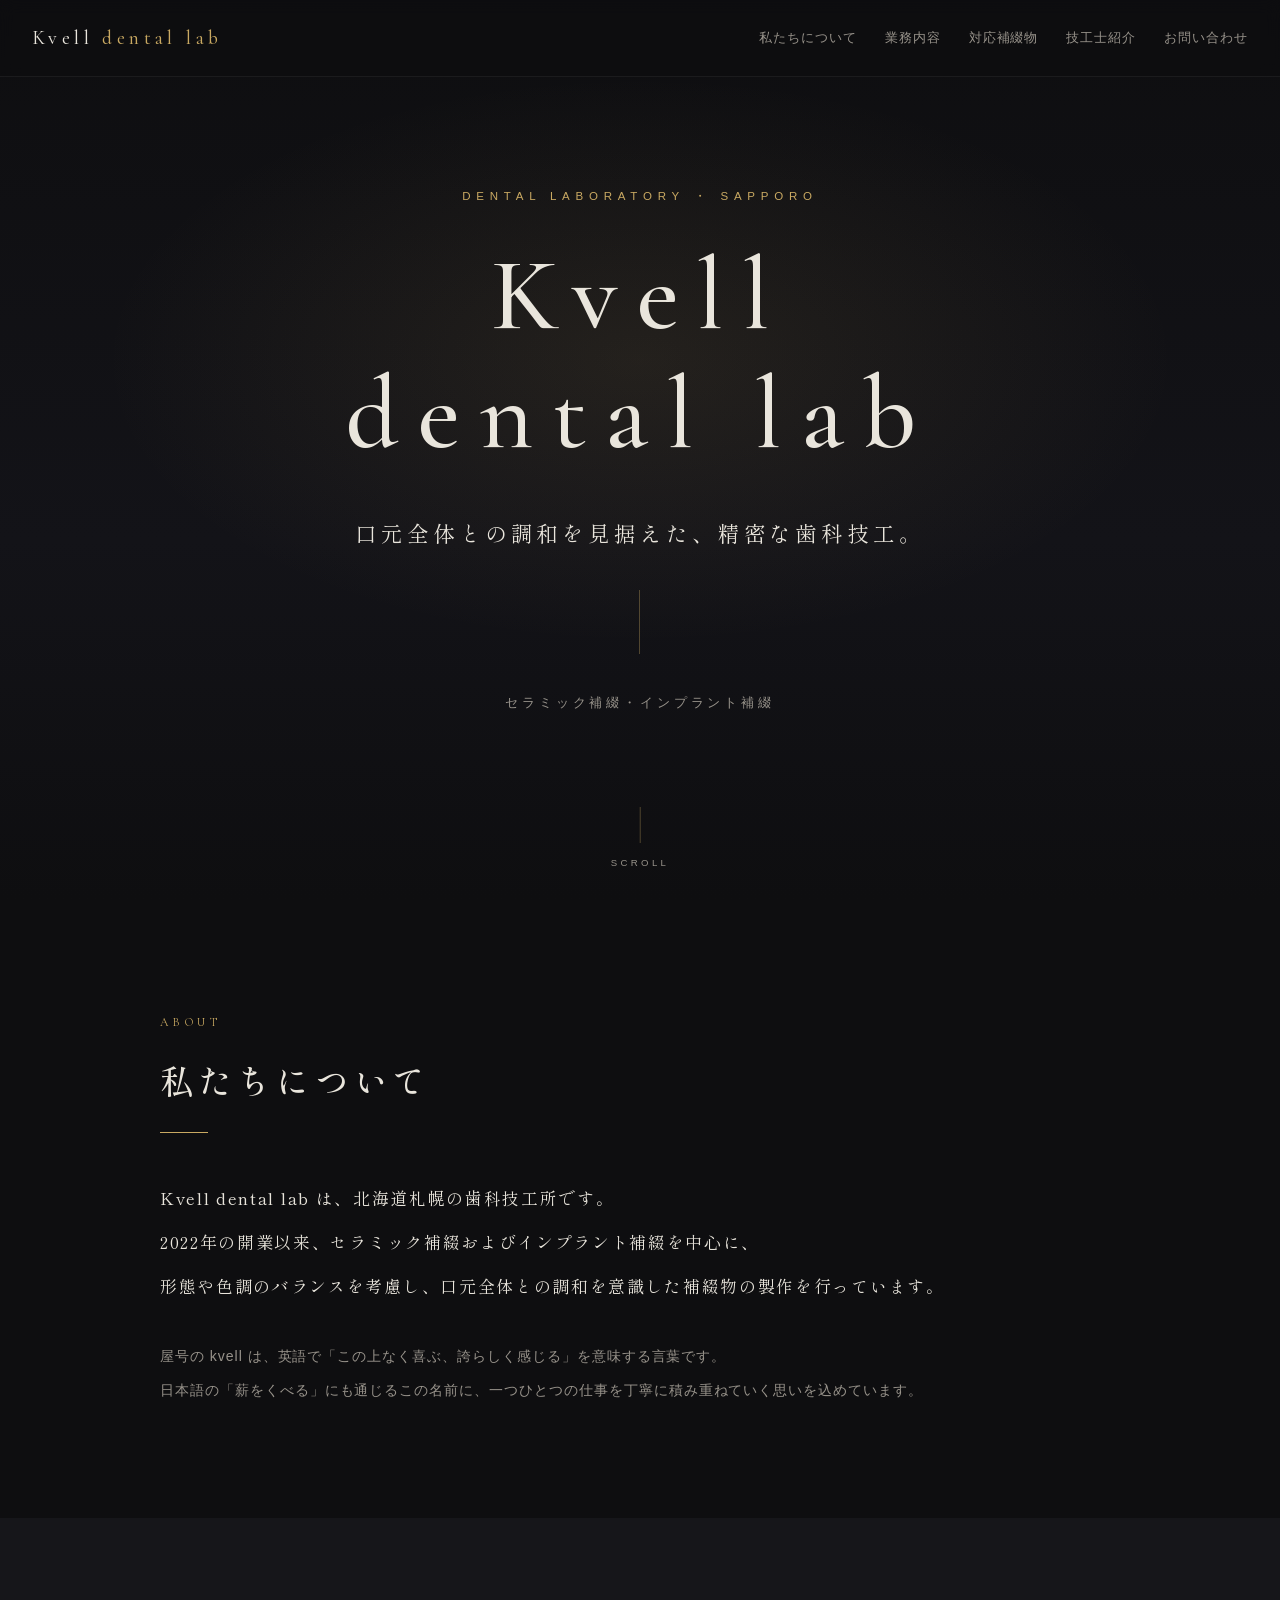
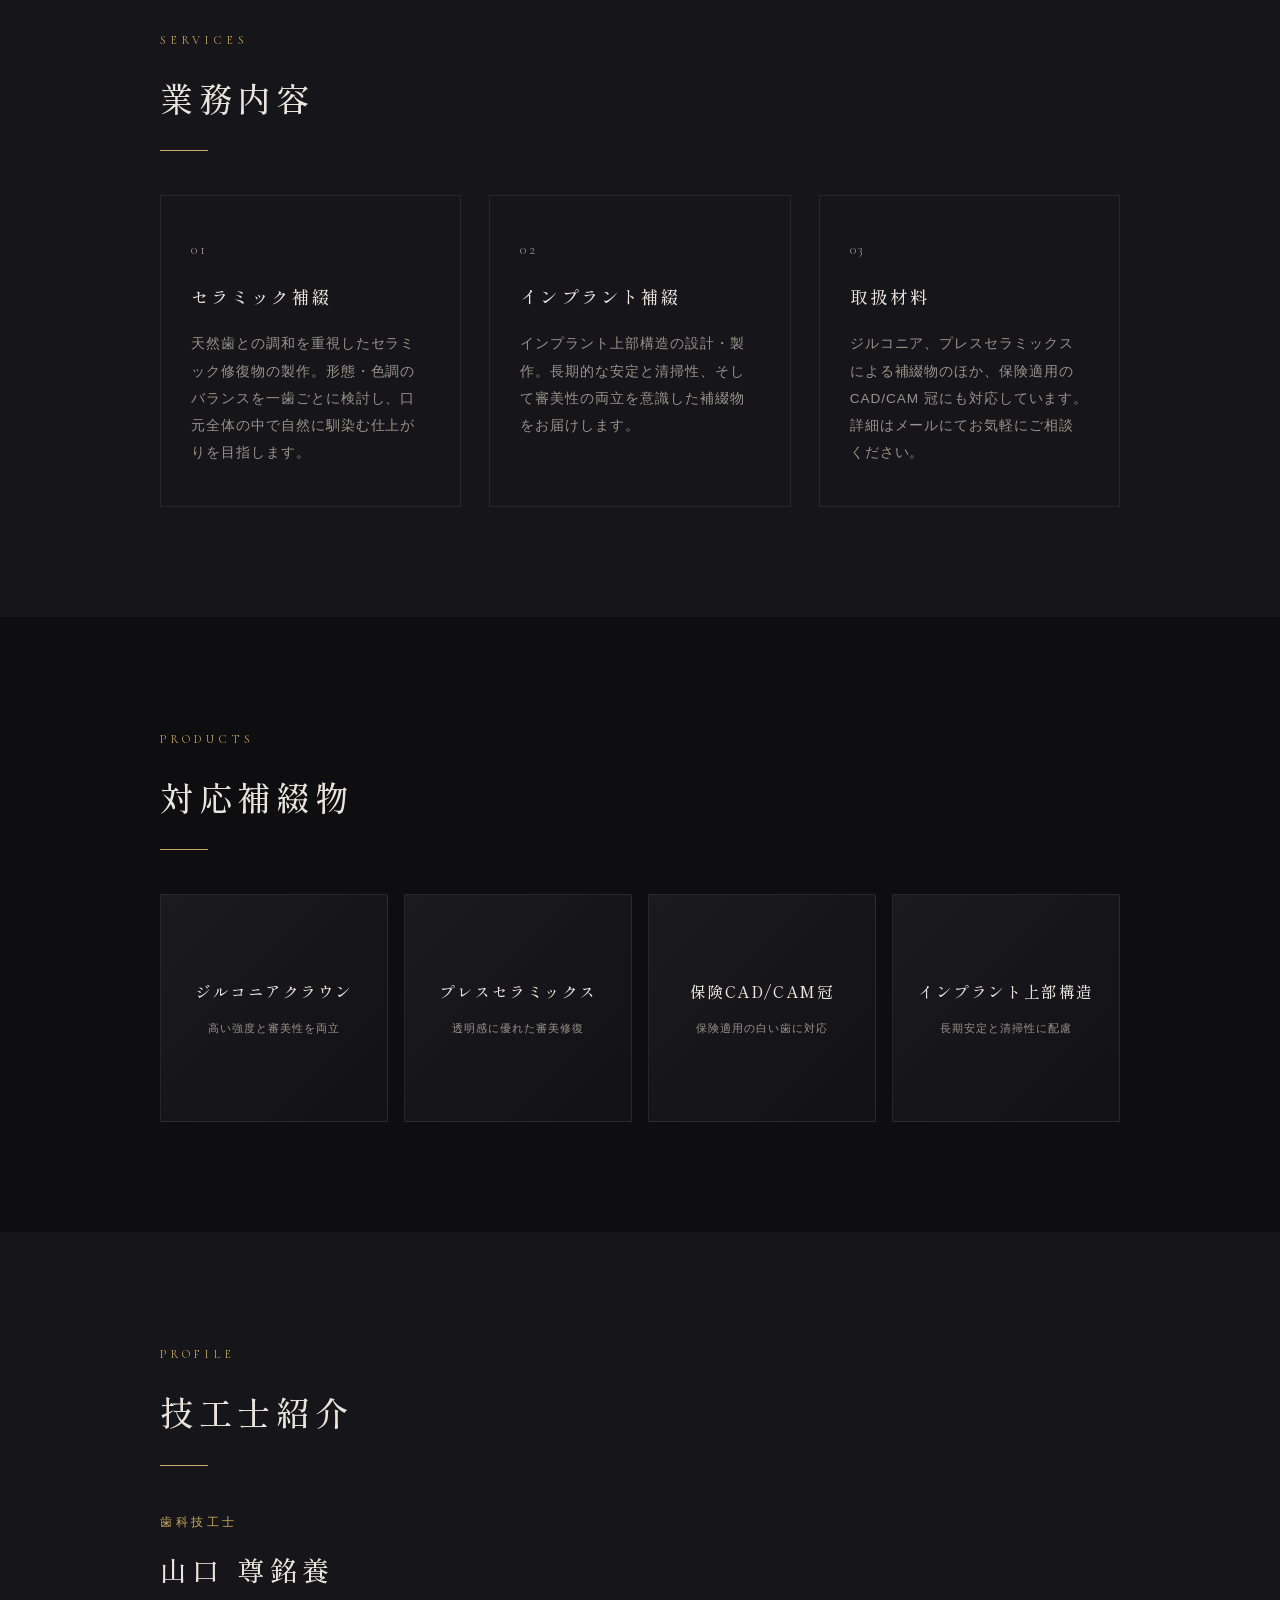
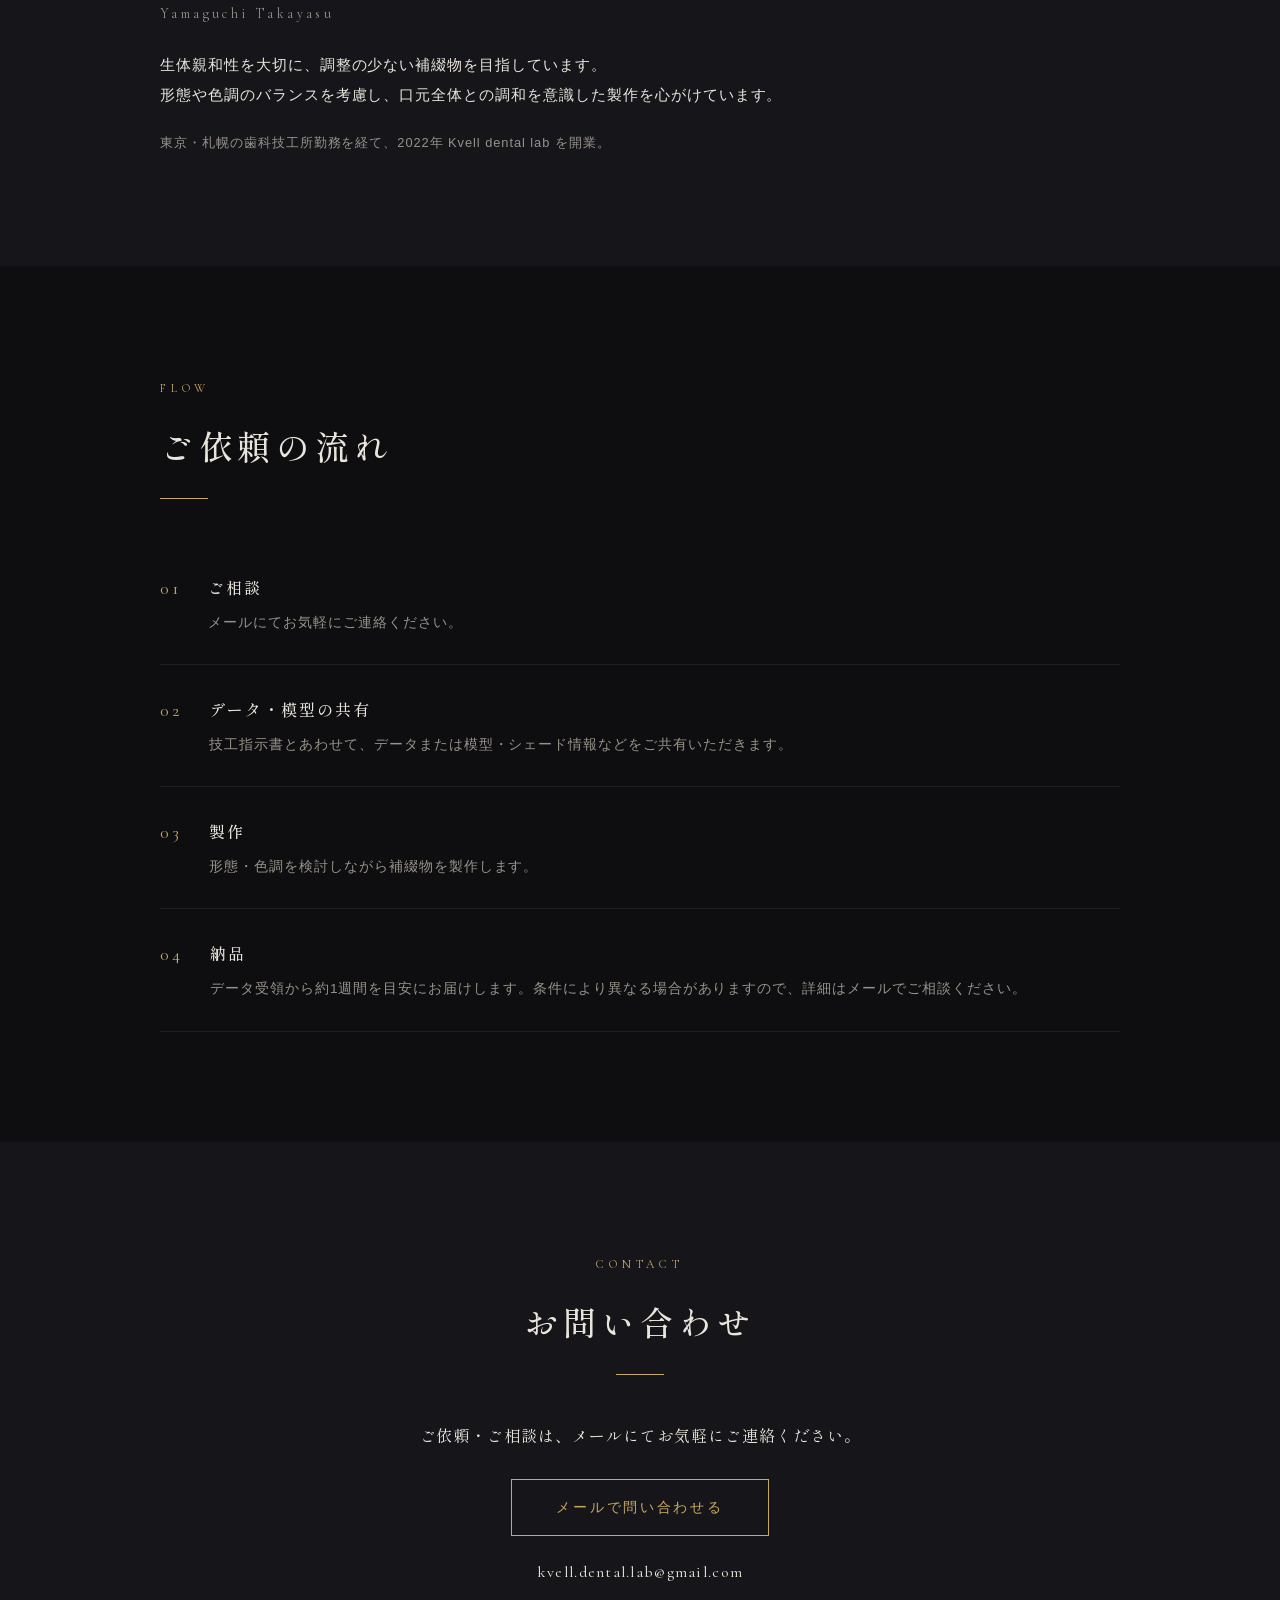
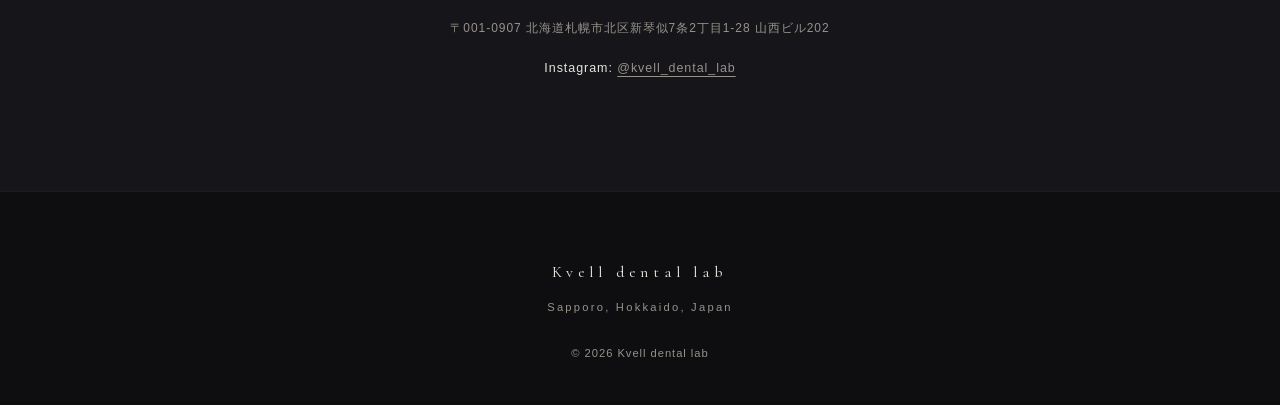
<file: index.html>
<!DOCTYPE html><html lang="ja" class="shippori_mincho_90445a44-module__Rcxfxq__variable cormorant_garamond_824c0964-module__DDUMmW__variable"><head><meta charSet="utf-8"/><meta name="viewport" content="width=device-width, initial-scale=1"/><link rel="preload" href="/_next/static/media/01e4147cff8141ee-s.p.3huc2loe0ie8a.woff2" as="font" crossorigin="" type="font/woff2"/><link rel="stylesheet" href="/_next/static/chunks/2_rgqabmzvhs-.css" data-precedence="next"/><link rel="stylesheet" href="/_next/static/chunks/3g-a-_njz7z81.css" data-precedence="next"/><link rel="preload" as="script" fetchPriority="low" href="/_next/static/chunks/1jq4o6yq14o4c.js"/><script src="/_next/static/chunks/3bvs1nl3bjmpb.js" async=""></script><script src="/_next/static/chunks/25o46h8mdjlrg.js" async=""></script><script src="/_next/static/chunks/turbopack-1wo04g1ztmfqf.js" async=""></script><script src="/_next/static/chunks/158myu8e_yme3.js" async=""></script><script src="/_next/static/chunks/36sc4trt7n_gt.js" async=""></script><meta name="next-size-adjust" content=""/><title>Kvell dental lab | 北海道札幌の歯科技工所</title><meta name="description" content="北海道札幌の歯科技工所 Kvell dental lab。セラミック補綴・インプラント補綴を中心に、口元全体との調和を意識した補綴物を製作しています。"/><meta property="og:title" content="Kvell dental lab | 北海道札幌の歯科技工所"/><meta property="og:description" content="セラミック補綴・インプラント補綴。口元全体との調和を意識した補綴物の製作。"/><meta property="og:url" content="https://kvell-dental-lab.github.io/"/><meta property="og:image" content="https://kvell-dental-lab.github.io/ogp.png"/><meta property="og:type" content="website"/><meta name="twitter:card" content="summary_large_image"/><meta name="twitter:title" content="Kvell dental lab | 北海道札幌の歯科技工所"/><meta name="twitter:description" content="セラミック補綴・インプラント補綴。口元全体との調和を意識した補綴物の製作。"/><meta name="twitter:image" content="https://kvell-dental-lab.github.io/ogp.png"/><link rel="icon" href="https://kvell-dental-lab.github.io/favicon.svg"/><link rel="apple-touch-icon" href="https://kvell-dental-lab.github.io/apple-touch-icon.png"/><script src="/_next/static/chunks/0cz1d0mv5g_q7.js" noModule=""></script></head><body><div hidden=""><!--$--><!--/$--></div><script type="application/ld+json">{"@context":"https://schema.org","@type":"LocalBusiness","name":"Kvell dental lab","description":"北海道札幌の歯科技工所。セラミック補綴・インプラント補綴を中心に、口元全体との調和を意識した補綴物を製作。","url":"https://kvell-dental-lab.github.io/","email":"kvell.dental.lab@gmail.com","image":"https://kvell-dental-lab.github.io/ogp.png","foundingDate":"2022","address":{"@type":"PostalAddress","postalCode":"001-0907","addressRegion":"北海道","addressLocality":"札幌市北区","streetAddress":"新琴似7条2丁目1-28 山西ビル202","addressCountry":"JP"},"founder":{"@type":"Person","name":"山口 尊銘養","alternateName":"Yamaguchi Takayasu"},"sameAs":["https://www.instagram.com/kvell_dental_lab"]}</script><header class="site-header"><a href="#top" class="header-logo">Kvell <span>dental lab</span></a><nav class="header-nav"><a href="#about">私たちについて</a><a href="#services">業務内容</a><a href="#works">対応補綴物</a><a href="#profile">技工士紹介</a><a href="#contact">お問い合わせ</a></nav><button class="nav-toggle" aria-label="メニューを開く"><span></span><span></span><span></span></button></header><section class="hero" id="top"><div class="hero-inner"><p class="hero-eyebrow">DENTAL LABORATORY ・ SAPPORO</p><h1 class="hero-title">Kvell<br/>dental lab</h1><p class="hero-lead">口元全体との調和を見据えた、<br class="sp-only"/>精密な歯科技工。</p><div class="hero-line"></div><p class="hero-sub">セラミック補綴・インプラント補綴</p></div><div class="scroll-hint"><span></span>SCROLL</div></section><section class="section" id="about"><div class="section-inner fade-in"><p class="section-label">ABOUT</p><h2 class="section-title">私たちについて</h2><p class="about-text">Kvell dental lab は、北海道札幌の歯科技工所です。<br class="pc-only"/>2022年の開業以来、セラミック補綴およびインプラント補綴を中心に、<br class="pc-only"/>形態や色調のバランスを考慮し、口元全体との調和を意識した補綴物の製作を行っています。</p><p class="about-origin">屋号の kvell は、英語で「この上なく喜ぶ、誇らしく感じる」を意味する言葉です。<br class="pc-only"/>日本語の「薪をくべる」にも通じるこの名前に、一つひとつの仕事を丁寧に積み重ねていく思いを込めています。</p></div></section><section class="section section-dark" id="services"><div class="section-inner fade-in"><p class="section-label">SERVICES</p><h2 class="section-title">業務内容</h2><div class="services-grid"><div class="service-card"><p class="service-num">01</p><h3>セラミック補綴</h3><p>天然歯との調和を重視したセラミック修復物の製作。形態・色調のバランスを一歯ごとに検討し、口元全体の中で自然に馴染む仕上がりを目指します。</p></div><div class="service-card"><p class="service-num">02</p><h3>インプラント補綴</h3><p>インプラント上部構造の設計・製作。長期的な安定と清掃性、そして審美性の両立を意識した補綴物をお届けします。</p></div><div class="service-card"><p class="service-num">03</p><h3>取扱材料</h3><p>ジルコニア、プレスセラミックスによる補綴物のほか、保険適用の CAD/CAM 冠にも対応しています。詳細はメールにてお気軽にご相談ください。</p></div></div></div></section><section class="section" id="works"><div class="section-inner fade-in"><p class="section-label">PRODUCTS</p><h2 class="section-title">対応補綴物</h2><div class="works-grid"><div class="product-tile"><h3>ジルコニアクラウン</h3><p>高い強度と審美性を両立</p></div><div class="product-tile"><h3>プレスセラミックス</h3><p>透明感に優れた審美修復</p></div><div class="product-tile"><h3>保険CAD/CAM冠</h3><p>保険適用の白い歯に対応</p></div><div class="product-tile"><h3>インプラント上部構造</h3><p>長期安定と清掃性に配慮</p></div></div></div></section><section class="section section-dark" id="profile"><div class="section-inner fade-in"><p class="section-label">PROFILE</p><h2 class="section-title">技工士紹介</h2><div class="profile-solo"><div class="profile-body"><p class="profile-role">歯科技工士</p><h3 class="profile-name">山口 尊銘養</h3><p class="profile-name-en">Yamaguchi Takayasu</p><p class="profile-text">生体親和性を大切に、調整の少ない補綴物を目指しています。<br class="pc-only"/>形態や色調のバランスを考慮し、口元全体との調和を意識した製作を心がけています。</p><p class="profile-career">東京・札幌の歯科技工所勤務を経て、2022年 Kvell dental lab を開業。</p></div></div></div></section><section class="section" id="flow"><div class="section-inner fade-in"><p class="section-label">FLOW</p><h2 class="section-title">ご依頼の流れ</h2><ol class="flow-list"><li><span class="flow-step">01</span><div><h3>ご相談</h3><p>メールにてお気軽にご連絡ください。</p></div></li><li><span class="flow-step">02</span><div><h3>データ・模型の共有</h3><p>技工指示書とあわせて、データまたは模型・シェード情報などをご共有いただきます。</p></div></li><li><span class="flow-step">03</span><div><h3>製作</h3><p>形態・色調を検討しながら補綴物を製作します。</p></div></li><li><span class="flow-step">04</span><div><h3>納品</h3><p>データ受領から約1週間を目安にお届けします。条件により異なる場合がありますので、詳細はメールでご相談ください。</p></div></li></ol></div></section><section class="section section-dark" id="contact"><div class="section-inner fade-in"><p class="section-label">CONTACT</p><h2 class="section-title">お問い合わせ</h2><p class="contact-text">ご依頼・ご相談は、メールにてお気軽にご連絡ください。</p><a href="mailto:kvell.dental.lab@gmail.com" class="btn-gold">メールで問い合わせる</a><p class="contact-mail"><a href="mailto:kvell.dental.lab@gmail.com">kvell.dental.lab@gmail.com</a></p><p class="contact-note">〒001-0907 北海道札幌市北区新琴似7条2丁目1-28 山西ビル202</p><p class="contact-ig">Instagram: <a href="https://www.instagram.com/kvell_dental_lab" target="_blank" rel="noopener">@kvell_dental_lab</a></p></div></section><footer class="site-footer"><p class="footer-logo">Kvell dental lab</p><p class="footer-place">Sapporo, Hokkaido, Japan</p><p class="footer-copy">© 2026 Kvell dental lab</p></footer><!--$--><!--/$--><script src="/_next/static/chunks/1jq4o6yq14o4c.js" id="_R_" async=""></script><script>(self.__next_f=self.__next_f||[]).push([0])</script><script>self.__next_f.push([1,"1:\"$Sreact.fragment\"\n2:I[39756,[\"/_next/static/chunks/158myu8e_yme3.js\"],\"default\"]\n3:I[37457,[\"/_next/static/chunks/158myu8e_yme3.js\"],\"default\"]\n4:I[70119,[\"/_next/static/chunks/158myu8e_yme3.js\",\"/_next/static/chunks/36sc4trt7n_gt.js\"],\"default\"]\n5:I[44223,[\"/_next/static/chunks/158myu8e_yme3.js\",\"/_next/static/chunks/36sc4trt7n_gt.js\"],\"default\"]\n13:I[68027,[\"/_next/static/chunks/158myu8e_yme3.js\"],\"default\",1]\n:HL[\"/_next/static/chunks/2_rgqabmzvhs-.css\",\"style\"]\n:HL[\"/_next/static/chunks/3g-a-_njz7z81.css\",\"style\"]\n:HL[\"/_next/static/media/01e4147cff8141ee-s.p.3huc2loe0ie8a.woff2\",\"font\",{\"crossOrigin\":\"\",\"type\":\"font/woff2\"}]\n"])</script><script>self.__next_f.push([1,"0:{\"P\":null,\"c\":[\"\",\"\"],\"q\":\"\",\"i\":false,\"f\":[[[\"\",{\"children\":[\"__PAGE__\",{}]},\"$undefined\",\"$undefined\",16],[[\"$\",\"$1\",\"c\",{\"children\":[[[\"$\",\"link\",\"0\",{\"rel\":\"stylesheet\",\"href\":\"/_next/static/chunks/2_rgqabmzvhs-.css\",\"precedence\":\"next\",\"crossOrigin\":\"$undefined\",\"nonce\":\"$undefined\"}],[\"$\",\"link\",\"1\",{\"rel\":\"stylesheet\",\"href\":\"/_next/static/chunks/3g-a-_njz7z81.css\",\"precedence\":\"next\",\"crossOrigin\":\"$undefined\",\"nonce\":\"$undefined\"}],[\"$\",\"script\",\"script-0\",{\"src\":\"/_next/static/chunks/158myu8e_yme3.js\",\"async\":true,\"nonce\":\"$undefined\"}]],[\"$\",\"html\",null,{\"lang\":\"ja\",\"className\":\"shippori_mincho_90445a44-module__Rcxfxq__variable cormorant_garamond_824c0964-module__DDUMmW__variable\",\"children\":[\"$\",\"body\",null,{\"children\":[[\"$\",\"script\",null,{\"type\":\"application/ld+json\",\"dangerouslySetInnerHTML\":{\"__html\":\"{\\\"@context\\\":\\\"https://schema.org\\\",\\\"@type\\\":\\\"LocalBusiness\\\",\\\"name\\\":\\\"Kvell dental lab\\\",\\\"description\\\":\\\"北海道札幌の歯科技工所。セラミック補綴・インプラント補綴を中心に、口元全体との調和を意識した補綴物を製作。\\\",\\\"url\\\":\\\"https://kvell-dental-lab.github.io/\\\",\\\"email\\\":\\\"kvell.dental.lab@gmail.com\\\",\\\"image\\\":\\\"https://kvell-dental-lab.github.io/ogp.png\\\",\\\"foundingDate\\\":\\\"2022\\\",\\\"address\\\":{\\\"@type\\\":\\\"PostalAddress\\\",\\\"postalCode\\\":\\\"001-0907\\\",\\\"addressRegion\\\":\\\"北海道\\\",\\\"addressLocality\\\":\\\"札幌市北区\\\",\\\"streetAddress\\\":\\\"新琴似7条2丁目1-28 山西ビル202\\\",\\\"addressCountry\\\":\\\"JP\\\"},\\\"founder\\\":{\\\"@type\\\":\\\"Person\\\",\\\"name\\\":\\\"山口 尊銘養\\\",\\\"alternateName\\\":\\\"Yamaguchi Takayasu\\\"},\\\"sameAs\\\":[\\\"https://www.instagram.com/kvell_dental_lab\\\"]}\"}}],[\"$\",\"$L2\",null,{\"parallelRouterKey\":\"children\",\"error\":\"$undefined\",\"errorStyles\":\"$undefined\",\"errorScripts\":\"$undefined\",\"template\":[\"$\",\"$L3\",null,{}],\"templateStyles\":\"$undefined\",\"templateScripts\":\"$undefined\",\"notFound\":[[[\"$\",\"title\",null,{\"children\":\"404: This page could not be found.\"}],[\"$\",\"div\",null,{\"style\":{\"fontFamily\":\"system-ui,\\\"Segoe UI\\\",Roboto,Helvetica,Arial,sans-serif,\\\"Apple Color Emoji\\\",\\\"Segoe UI Emoji\\\"\",\"height\":\"100vh\",\"textAlign\":\"center\",\"display\":\"flex\",\"flexDirection\":\"column\",\"alignItems\":\"center\",\"justifyContent\":\"center\"},\"children\":[\"$\",\"div\",null,{\"children\":[[\"$\",\"style\",null,{\"dangerouslySetInnerHTML\":{\"__html\":\"body{color:#000;background:#fff;margin:0}.next-error-h1{border-right:1px solid rgba(0,0,0,.3)}@media (prefers-color-scheme:dark){body{color:#fff;background:#000}.next-error-h1{border-right:1px solid rgba(255,255,255,.3)}}\"}}],[\"$\",\"h1\",null,{\"className\":\"next-error-h1\",\"style\":{\"display\":\"inline-block\",\"margin\":\"0 20px 0 0\",\"padding\":\"0 23px 0 0\",\"fontSize\":24,\"fontWeight\":500,\"verticalAlign\":\"top\",\"lineHeight\":\"49px\"},\"children\":404}],[\"$\",\"div\",null,{\"style\":{\"display\":\"inline-block\"},\"children\":[\"$\",\"h2\",null,{\"style\":{\"fontSize\":14,\"fontWeight\":400,\"lineHeight\":\"49px\",\"margin\":0},\"children\":\"This page could not be found.\"}]}]]}]}]],[]],\"forbidden\":\"$undefined\",\"unauthorized\":\"$undefined\"}]]}]}]]}],{\"children\":[[\"$\",\"$1\",\"c\",{\"children\":[[[\"$\",\"$L4\",null,{}],[\"$\",\"section\",null,{\"className\":\"hero\",\"id\":\"top\",\"children\":[[\"$\",\"div\",null,{\"className\":\"hero-inner\",\"children\":[[\"$\",\"p\",null,{\"className\":\"hero-eyebrow\",\"children\":\"DENTAL LABORATORY ・ SAPPORO\"}],[\"$\",\"h1\",null,{\"className\":\"hero-title\",\"children\":[\"Kvell\",[\"$\",\"br\",null,{}],\"dental lab\"]}],[\"$\",\"p\",null,{\"className\":\"hero-lead\",\"children\":[\"口元全体との調和を見据えた、\",[\"$\",\"br\",null,{\"className\":\"sp-only\"}],\"精密な歯科技工。\"]}],[\"$\",\"div\",null,{\"className\":\"hero-line\"}],[\"$\",\"p\",null,{\"className\":\"hero-sub\",\"children\":\"セラミック補綴・インプラント補綴\"}]]}],[\"$\",\"div\",null,{\"className\":\"scroll-hint\",\"children\":[[\"$\",\"span\",null,{}],\"SCROLL\"]}]]}],[\"$\",\"section\",null,{\"className\":\"section\",\"id\":\"about\",\"children\":[\"$\",\"$L5\",null,{\"children\":[[\"$\",\"p\",null,{\"className\":\"section-label\",\"children\":\"ABOUT\"}],[\"$\",\"h2\",null,{\"className\":\"section-title\",\"children\":\"私たちについて\"}],[\"$\",\"p\",null,{\"className\":\"about-text\",\"children\":[\"Kvell dental lab は、北海道札幌の歯科技工所です。\",[\"$\",\"br\",null,{\"className\":\"pc-only\"}],\"2022年の開業以来、セラミック補綴およびインプラント補綴を中心に、\",[\"$\",\"br\",null,{\"className\":\"pc-only\"}],\"形態や色調のバランスを考慮し、口元全体との調和を意識した補綴物の製作を行っています。\"]}],[\"$\",\"p\",null,{\"className\":\"about-origin\",\"children\":[\"屋号の kvell は、英語で「この上なく喜ぶ、誇らしく感じる」を意味する言葉です。\",[\"$\",\"br\",null,{\"className\":\"pc-only\"}],\"日本語の「薪をくべる」にも通じるこの名前に、一つひとつの仕事を丁寧に積み重ねていく思いを込めています。\"]}]]}]}],[\"$\",\"section\",null,{\"className\":\"section section-dark\",\"id\":\"services\",\"children\":[\"$\",\"$L5\",null,{\"children\":[[\"$\",\"p\",null,{\"className\":\"section-label\",\"children\":\"SERVICES\"}],[\"$\",\"h2\",null,{\"className\":\"section-title\",\"children\":\"業務内容\"}],[\"$\",\"div\",null,{\"className\":\"services-grid\",\"children\":[[\"$\",\"div\",null,{\"className\":\"service-card\",\"children\":[\"$L6\",\"$L7\",\"$L8\"]}],\"$L9\",\"$La\"]}]]}]}],\"$Lb\",\"$Lc\",\"$Ld\",\"$Le\",\"$Lf\"],[\"$L10\"],\"$L11\"]}],{},null,false,null]},null,false,null],\"$L12\",false]],\"m\":\"$undefined\",\"G\":[\"$13\",[\"$L14\",\"$L15\"]],\"S\":true,\"h\":null,\"s\":\"$undefined\",\"l\":\"$undefined\",\"p\":\"$undefined\",\"d\":\"$undefined\",\"b\":\"v9sc0zCYYRlCOo7w0M44a\"}\n"])</script><script>self.__next_f.push([1,"16:I[97367,[\"/_next/static/chunks/158myu8e_yme3.js\"],\"OutletBoundary\"]\n17:\"$Sreact.suspense\"\n19:I[97367,[\"/_next/static/chunks/158myu8e_yme3.js\"],\"ViewportBoundary\"]\n1b:I[97367,[\"/_next/static/chunks/158myu8e_yme3.js\"],\"MetadataBoundary\"]\n6:[\"$\",\"p\",null,{\"className\":\"service-num\",\"children\":\"01\"}]\n7:[\"$\",\"h3\",null,{\"children\":\"セラミック補綴\"}]\n8:[\"$\",\"p\",null,{\"children\":\"天然歯との調和を重視したセラミック修復物の製作。形態・色調のバランスを一歯ごとに検討し、口元全体の中で自然に馴染む仕上がりを目指します。\"}]\n9:[\"$\",\"div\",null,{\"className\":\"service-card\",\"children\":[[\"$\",\"p\",null,{\"className\":\"service-num\",\"children\":\"02\"}],[\"$\",\"h3\",null,{\"children\":\"インプラント補綴\"}],[\"$\",\"p\",null,{\"children\":\"インプラント上部構造の設計・製作。長期的な安定と清掃性、そして審美性の両立を意識した補綴物をお届けします。\"}]]}]\na:[\"$\",\"div\",null,{\"className\":\"service-card\",\"children\":[[\"$\",\"p\",null,{\"className\":\"service-num\",\"children\":\"03\"}],[\"$\",\"h3\",null,{\"children\":\"取扱材料\"}],[\"$\",\"p\",null,{\"children\":\"ジルコニア、プレスセラミックスによる補綴物のほか、保険適用の CAD/CAM 冠にも対応しています。詳細はメールにてお気軽にご相談ください。\"}]]}]\nb:[\"$\",\"section\",null,{\"className\":\"section\",\"id\":\"works\",\"children\":[\"$\",\"$L5\",null,{\"children\":[[\"$\",\"p\",null,{\"className\":\"section-label\",\"children\":\"PRODUCTS\"}],[\"$\",\"h2\",null,{\"className\":\"section-title\",\"children\":\"対応補綴物\"}],[\"$\",\"div\",null,{\"className\":\"works-grid\",\"children\":[[\"$\",\"div\",null,{\"className\":\"product-tile\",\"children\":[[\"$\",\"h3\",null,{\"children\":\"ジルコニアクラウン\"}],[\"$\",\"p\",null,{\"children\":\"高い強度と審美性を両立\"}]]}],[\"$\",\"div\",null,{\"className\":\"product-tile\",\"children\":[[\"$\",\"h3\",null,{\"children\":\"プレスセラミックス\"}],[\"$\",\"p\",null,{\"children\":\"透明感に優れた審美修復\"}]]}],[\"$\",\"div\",null,{\"className\":\"product-tile\",\"children\":[[\"$\",\"h3\",null,{\"children\":\"保険CAD/CAM冠\"}],[\"$\",\"p\",null,{\"children\":\"保険適用の白い歯に対応\"}]]}],[\"$\",\"div\",null,{\"className\":\"product-tile\",\"children\":[[\"$\",\"h3\",null,{\"children\":\"インプラント上部構造\"}],[\"$\",\"p\",null,{\"children\":\"長期安定と清掃性に配慮\"}]]}]]}]]}]}]\nc:[\"$\",\"section\",null,{\"className\":\"section section-dark\",\"id\":\"profile\",\"children\":[\"$\",\"$L5\",null,{\"children\":[[\"$\",\"p\",null,{\"className\":\"section-label\",\"children\":\"PROFILE\"}],[\"$\",\"h2\",null,{\"className\":\"section-title\",\"children\":\"技工士紹介\"}],[\"$\",\"div\",null,{\"className\":\"profile-solo\",\"children\":[\"$\",\"div\",null,{\"className\":\"profile-body\",\"children\":[[\"$\",\"p\",null,{\"className\":\"profile-role\",\"children\":\"歯科技工士\"}],[\"$\",\"h3\",null,{\"className\":\"profile-name\",\"children\":\"山口 尊銘養\"}],[\"$\",\"p\",null,{\"className\":\"profile-name-en\",\"children\":\"Yamaguchi Takayasu\"}],[\"$\",\"p\",null,{\"className\":\"profile-text\",\"children\":[\"生体親和性を大切に、調整の少ない補綴物を目指しています。\",[\"$\",\"br\",null,{\"className\":\"pc-only\"}],\"形態や色調のバランスを考慮し、口元全体との調和を意識した製作を心がけています。\"]}],[\"$\",\"p\",null,{\"className\":\"profile-career\",\"children\":\"東京・札幌の歯科技工所勤務を経て、2022年 Kvell dental lab を開業。\"}]]}]}]]}]}]\nd:[\"$\",\"section\",null,{\"className\":\"section\",\"id\":\"flow\",\"children\":[\"$\",\"$L5\",null,{\"children\":[[\"$\",\"p\",null,{\"className\":\"section-label\",\"children\":\"FLOW\"}],[\"$\",\"h2\",null,{\"className\":\"section-title\",\"children\":\"ご依頼の流れ\"}],[\"$\",\"ol\",null,{\"className\":\"flow-list\",\"children\":[[\"$\",\"li\",null,{\"children\":[[\"$\",\"span\",null,{\"className\":\"flow-step\",\"children\":\"01\"}],[\"$\",\"div\",null,{\"children\":[[\"$\",\"h3\",null,{\"children\":\"ご相談\"}],[\"$\",\"p\",null,{\"children\":\"メールにてお気軽にご連絡ください。\"}]]}]]}],[\"$\",\"li\",null,{\"children\":[[\"$\",\"span\",null,{\"className\":\"flow-step\",\"children\":\"02\"}],[\"$\",\"div\",null,{\"children\":[[\"$\",\"h3\",null,{\"child"])</script><script>self.__next_f.push([1,"ren\":\"データ・模型の共有\"}],[\"$\",\"p\",null,{\"children\":\"技工指示書とあわせて、データまたは模型・シェード情報などをご共有いただきます。\"}]]}]]}],[\"$\",\"li\",null,{\"children\":[[\"$\",\"span\",null,{\"className\":\"flow-step\",\"children\":\"03\"}],[\"$\",\"div\",null,{\"children\":[[\"$\",\"h3\",null,{\"children\":\"製作\"}],[\"$\",\"p\",null,{\"children\":\"形態・色調を検討しながら補綴物を製作します。\"}]]}]]}],[\"$\",\"li\",null,{\"children\":[[\"$\",\"span\",null,{\"className\":\"flow-step\",\"children\":\"04\"}],[\"$\",\"div\",null,{\"children\":[[\"$\",\"h3\",null,{\"children\":\"納品\"}],[\"$\",\"p\",null,{\"children\":\"データ受領から約1週間を目安にお届けします。条件により異なる場合がありますので、詳細はメールでご相談ください。\"}]]}]]}]]}]]}]}]\ne:[\"$\",\"section\",null,{\"className\":\"section section-dark\",\"id\":\"contact\",\"children\":[\"$\",\"$L5\",null,{\"children\":[[\"$\",\"p\",null,{\"className\":\"section-label\",\"children\":\"CONTACT\"}],[\"$\",\"h2\",null,{\"className\":\"section-title\",\"children\":\"お問い合わせ\"}],[\"$\",\"p\",null,{\"className\":\"contact-text\",\"children\":\"ご依頼・ご相談は、メールにてお気軽にご連絡ください。\"}],[\"$\",\"a\",null,{\"href\":\"mailto:kvell.dental.lab@gmail.com\",\"className\":\"btn-gold\",\"children\":\"メールで問い合わせる\"}],[\"$\",\"p\",null,{\"className\":\"contact-mail\",\"children\":[\"$\",\"a\",null,{\"href\":\"mailto:kvell.dental.lab@gmail.com\",\"children\":\"kvell.dental.lab@gmail.com\"}]}],[\"$\",\"p\",null,{\"className\":\"contact-note\",\"children\":\"〒001-0907 北海道札幌市北区新琴似7条2丁目1-28 山西ビル202\"}],[\"$\",\"p\",null,{\"className\":\"contact-ig\",\"children\":[\"Instagram: \",[\"$\",\"a\",null,{\"href\":\"https://www.instagram.com/kvell_dental_lab\",\"target\":\"_blank\",\"rel\":\"noopener\",\"children\":\"@kvell_dental_lab\"}]]}]]}]}]\nf:[\"$\",\"footer\",null,{\"className\":\"site-footer\",\"children\":[[\"$\",\"p\",null,{\"className\":\"footer-logo\",\"children\":\"Kvell dental lab\"}],[\"$\",\"p\",null,{\"className\":\"footer-place\",\"children\":\"Sapporo, Hokkaido, Japan\"}],[\"$\",\"p\",null,{\"className\":\"footer-copy\",\"children\":\"© 2026 Kvell dental lab\"}]]}]\n10:[\"$\",\"script\",\"script-0\",{\"src\":\"/_next/static/chunks/36sc4trt7n_gt.js\",\"async\":true,\"nonce\":\"$undefined\"}]\n11:[\"$\",\"$L16\",null,{\"children\":[\"$\",\"$17\",null,{\"name\":\"Next.MetadataOutlet\",\"children\":\"$@18\"}]}]\n12:[\"$\",\"$1\",\"h\",{\"children\":[null,[\"$\",\"$L19\",null,{\"children\":\"$L1a\"}],[\"$\",\"div\",null,{\"hidden\":true,\"children\":[\"$\",\"$L1b\",null,{\"children\":[\"$\",\"$17\",null,{\"name\":\"Next.Metadata\",\"children\":\"$L1c\"}]}]}],[\"$\",\"meta\",null,{\"name\":\"next-size-adjust\",\"content\":\"\"}]]}]\n14:[\"$\",\"link\",\"0\",{\"rel\":\"stylesheet\",\"href\":\"/_next/static/chunks/2_rgqabmzvhs-.css\",\"precedence\":\"next\",\"crossOrigin\":\"$undefined\",\"nonce\":\"$undefined\"}]\n15:[\"$\",\"link\",\"1\",{\"rel\":\"stylesheet\",\"href\":\"/_next/static/chunks/3g-a-_njz7z81.css\",\"precedence\":\"next\",\"crossOrigin\":\"$undefined\",\"nonce\":\"$undefined\"}]\n"])</script><script>self.__next_f.push([1,"1a:[[\"$\",\"meta\",\"0\",{\"charSet\":\"utf-8\"}],[\"$\",\"meta\",\"1\",{\"name\":\"viewport\",\"content\":\"width=device-width, initial-scale=1\"}]]\n"])</script><script>self.__next_f.push([1,"1d:I[27201,[\"/_next/static/chunks/158myu8e_yme3.js\"],\"IconMark\"]\n18:null\n1c:[[\"$\",\"title\",\"0\",{\"children\":\"Kvell dental lab | 北海道札幌の歯科技工所\"}],[\"$\",\"meta\",\"1\",{\"name\":\"description\",\"content\":\"北海道札幌の歯科技工所 Kvell dental lab。セラミック補綴・インプラント補綴を中心に、口元全体との調和を意識した補綴物を製作しています。\"}],[\"$\",\"meta\",\"2\",{\"property\":\"og:title\",\"content\":\"Kvell dental lab | 北海道札幌の歯科技工所\"}],[\"$\",\"meta\",\"3\",{\"property\":\"og:description\",\"content\":\"セラミック補綴・インプラント補綴。口元全体との調和を意識した補綴物の製作。\"}],[\"$\",\"meta\",\"4\",{\"property\":\"og:url\",\"content\":\"https://kvell-dental-lab.github.io/\"}],[\"$\",\"meta\",\"5\",{\"property\":\"og:image\",\"content\":\"https://kvell-dental-lab.github.io/ogp.png\"}],[\"$\",\"meta\",\"6\",{\"property\":\"og:type\",\"content\":\"website\"}],[\"$\",\"meta\",\"7\",{\"name\":\"twitter:card\",\"content\":\"summary_large_image\"}],[\"$\",\"meta\",\"8\",{\"name\":\"twitter:title\",\"content\":\"Kvell dental lab | 北海道札幌の歯科技工所\"}],[\"$\",\"meta\",\"9\",{\"name\":\"twitter:description\",\"content\":\"セラミック補綴・インプラント補綴。口元全体との調和を意識した補綴物の製作。\"}],[\"$\",\"meta\",\"10\",{\"name\":\"twitter:image\",\"content\":\"https://kvell-dental-lab.github.io/ogp.png\"}],[\"$\",\"link\",\"11\",{\"rel\":\"icon\",\"href\":\"https://kvell-dental-lab.github.io/favicon.svg\"}],[\"$\",\"link\",\"12\",{\"rel\":\"apple-touch-icon\",\"href\":\"https://kvell-dental-lab.github.io/apple-touch-icon.png\"}],[\"$\",\"$L1d\",\"13\",{}]]\n"])</script></body></html>
</file>
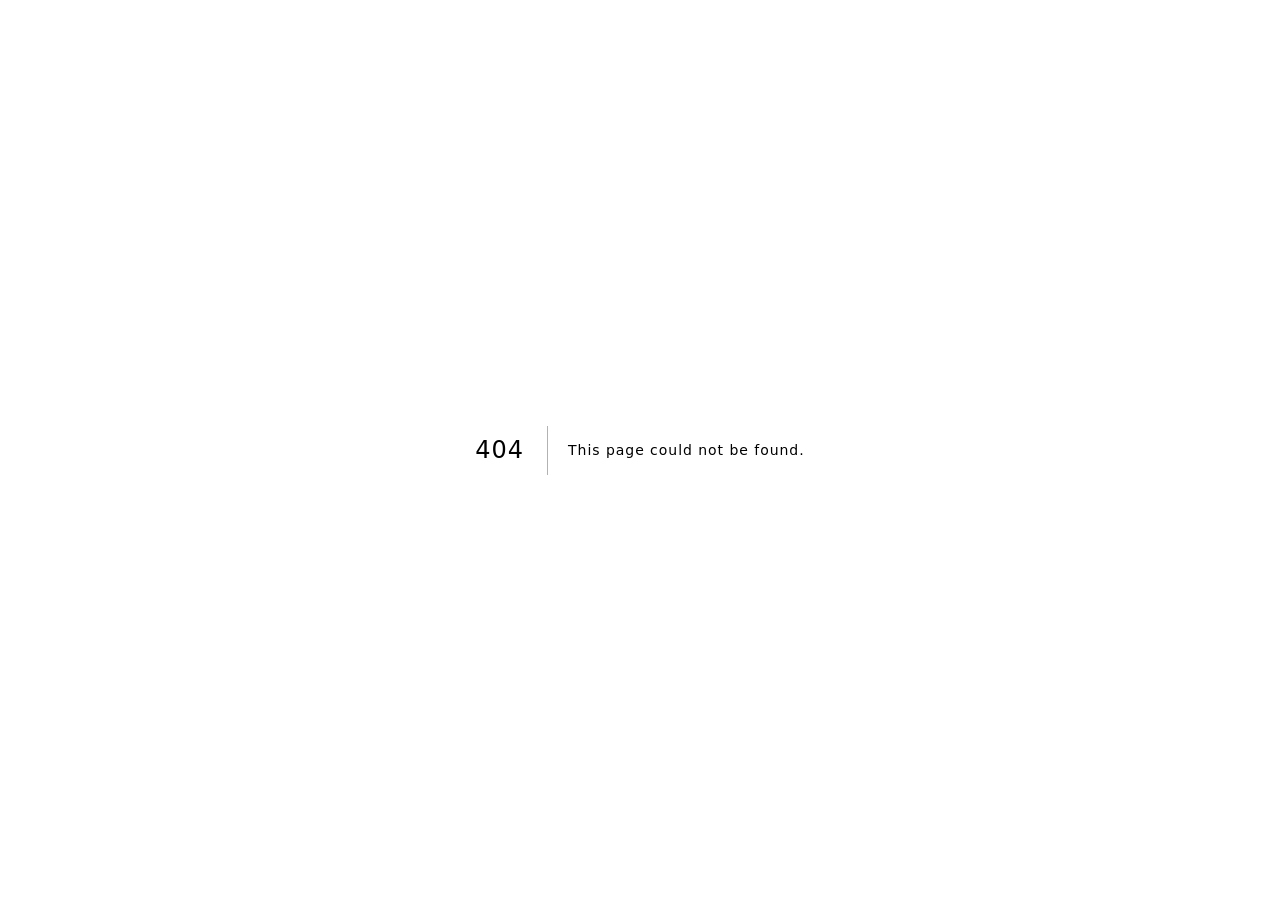
<file: 404/index.html>
<!DOCTYPE html><html lang="ja" class="shippori_mincho_90445a44-module__Rcxfxq__variable cormorant_garamond_824c0964-module__DDUMmW__variable"><head><meta charSet="utf-8"/><meta name="viewport" content="width=device-width, initial-scale=1"/><link rel="stylesheet" href="/_next/static/chunks/2_rgqabmzvhs-.css" data-precedence="next"/><link rel="stylesheet" href="/_next/static/chunks/3g-a-_njz7z81.css" data-precedence="next"/><link rel="preload" as="script" fetchPriority="low" href="/_next/static/chunks/1jq4o6yq14o4c.js"/><script src="/_next/static/chunks/3bvs1nl3bjmpb.js" async=""></script><script src="/_next/static/chunks/25o46h8mdjlrg.js" async=""></script><script src="/_next/static/chunks/turbopack-1wo04g1ztmfqf.js" async=""></script><script src="/_next/static/chunks/158myu8e_yme3.js" async=""></script><meta name="robots" content="noindex"/><meta name="next-size-adjust" content=""/><title>404: This page could not be found.</title><title>Kvell dental lab | 北海道札幌の歯科技工所</title><meta name="description" content="北海道札幌の歯科技工所 Kvell dental lab。セラミック補綴・インプラント補綴を中心に、口元全体との調和を意識した補綴物を製作しています。"/><meta property="og:title" content="Kvell dental lab | 北海道札幌の歯科技工所"/><meta property="og:description" content="セラミック補綴・インプラント補綴。口元全体との調和を意識した補綴物の製作。"/><meta property="og:url" content="https://kvell-dental-lab.github.io/"/><meta property="og:image" content="https://kvell-dental-lab.github.io/ogp.png"/><meta property="og:type" content="website"/><meta name="twitter:card" content="summary_large_image"/><meta name="twitter:title" content="Kvell dental lab | 北海道札幌の歯科技工所"/><meta name="twitter:description" content="セラミック補綴・インプラント補綴。口元全体との調和を意識した補綴物の製作。"/><meta name="twitter:image" content="https://kvell-dental-lab.github.io/ogp.png"/><link rel="icon" href="https://kvell-dental-lab.github.io/favicon.svg"/><link rel="apple-touch-icon" href="https://kvell-dental-lab.github.io/apple-touch-icon.png"/><script src="/_next/static/chunks/0cz1d0mv5g_q7.js" noModule=""></script></head><body><div hidden=""><!--$--><!--/$--></div><script type="application/ld+json">{"@context":"https://schema.org","@type":"LocalBusiness","name":"Kvell dental lab","description":"北海道札幌の歯科技工所。セラミック補綴・インプラント補綴を中心に、口元全体との調和を意識した補綴物を製作。","url":"https://kvell-dental-lab.github.io/","email":"kvell.dental.lab@gmail.com","image":"https://kvell-dental-lab.github.io/ogp.png","foundingDate":"2022","address":{"@type":"PostalAddress","postalCode":"001-0907","addressRegion":"北海道","addressLocality":"札幌市北区","streetAddress":"新琴似7条2丁目1-28 山西ビル202","addressCountry":"JP"},"founder":{"@type":"Person","name":"山口 尊銘養","alternateName":"Yamaguchi Takayasu"},"sameAs":["https://www.instagram.com/kvell_dental_lab"]}</script><div style="font-family:system-ui,&quot;Segoe UI&quot;,Roboto,Helvetica,Arial,sans-serif,&quot;Apple Color Emoji&quot;,&quot;Segoe UI Emoji&quot;;height:100vh;text-align:center;display:flex;flex-direction:column;align-items:center;justify-content:center"><div><style>body{color:#000;background:#fff;margin:0}.next-error-h1{border-right:1px solid rgba(0,0,0,.3)}@media (prefers-color-scheme:dark){body{color:#fff;background:#000}.next-error-h1{border-right:1px solid rgba(255,255,255,.3)}}</style><h1 class="next-error-h1" style="display:inline-block;margin:0 20px 0 0;padding:0 23px 0 0;font-size:24px;font-weight:500;vertical-align:top;line-height:49px">404</h1><div style="display:inline-block"><h2 style="font-size:14px;font-weight:400;line-height:49px;margin:0">This page could not be found.</h2></div></div></div><!--$--><!--/$--><script src="/_next/static/chunks/1jq4o6yq14o4c.js" id="_R_" async=""></script><script>(self.__next_f=self.__next_f||[]).push([0])</script><script>self.__next_f.push([1,"1:\"$Sreact.fragment\"\n2:I[39756,[\"/_next/static/chunks/158myu8e_yme3.js\"],\"default\"]\n3:I[37457,[\"/_next/static/chunks/158myu8e_yme3.js\"],\"default\"]\n4:I[97367,[\"/_next/static/chunks/158myu8e_yme3.js\"],\"OutletBoundary\"]\n5:\"$Sreact.suspense\"\n8:I[97367,[\"/_next/static/chunks/158myu8e_yme3.js\"],\"ViewportBoundary\"]\na:I[97367,[\"/_next/static/chunks/158myu8e_yme3.js\"],\"MetadataBoundary\"]\nc:I[68027,[\"/_next/static/chunks/158myu8e_yme3.js\"],\"default\",1]\n:HL[\"/_next/static/chunks/2_rgqabmzvhs-.css\",\"style\"]\n:HL[\"/_next/static/chunks/3g-a-_njz7z81.css\",\"style\"]\n"])</script><script>self.__next_f.push([1,"0:{\"P\":null,\"c\":[\"\",\"_not-found\",\"\"],\"q\":\"\",\"i\":false,\"f\":[[[\"\",{\"children\":[\"/_not-found\",{\"children\":[\"__PAGE__\",{}]}]},\"$undefined\",\"$undefined\",16],[[\"$\",\"$1\",\"c\",{\"children\":[[[\"$\",\"link\",\"0\",{\"rel\":\"stylesheet\",\"href\":\"/_next/static/chunks/2_rgqabmzvhs-.css\",\"precedence\":\"next\",\"crossOrigin\":\"$undefined\",\"nonce\":\"$undefined\"}],[\"$\",\"link\",\"1\",{\"rel\":\"stylesheet\",\"href\":\"/_next/static/chunks/3g-a-_njz7z81.css\",\"precedence\":\"next\",\"crossOrigin\":\"$undefined\",\"nonce\":\"$undefined\"}],[\"$\",\"script\",\"script-0\",{\"src\":\"/_next/static/chunks/158myu8e_yme3.js\",\"async\":true,\"nonce\":\"$undefined\"}]],[\"$\",\"html\",null,{\"lang\":\"ja\",\"className\":\"shippori_mincho_90445a44-module__Rcxfxq__variable cormorant_garamond_824c0964-module__DDUMmW__variable\",\"children\":[\"$\",\"body\",null,{\"children\":[[\"$\",\"script\",null,{\"type\":\"application/ld+json\",\"dangerouslySetInnerHTML\":{\"__html\":\"{\\\"@context\\\":\\\"https://schema.org\\\",\\\"@type\\\":\\\"LocalBusiness\\\",\\\"name\\\":\\\"Kvell dental lab\\\",\\\"description\\\":\\\"北海道札幌の歯科技工所。セラミック補綴・インプラント補綴を中心に、口元全体との調和を意識した補綴物を製作。\\\",\\\"url\\\":\\\"https://kvell-dental-lab.github.io/\\\",\\\"email\\\":\\\"kvell.dental.lab@gmail.com\\\",\\\"image\\\":\\\"https://kvell-dental-lab.github.io/ogp.png\\\",\\\"foundingDate\\\":\\\"2022\\\",\\\"address\\\":{\\\"@type\\\":\\\"PostalAddress\\\",\\\"postalCode\\\":\\\"001-0907\\\",\\\"addressRegion\\\":\\\"北海道\\\",\\\"addressLocality\\\":\\\"札幌市北区\\\",\\\"streetAddress\\\":\\\"新琴似7条2丁目1-28 山西ビル202\\\",\\\"addressCountry\\\":\\\"JP\\\"},\\\"founder\\\":{\\\"@type\\\":\\\"Person\\\",\\\"name\\\":\\\"山口 尊銘養\\\",\\\"alternateName\\\":\\\"Yamaguchi Takayasu\\\"},\\\"sameAs\\\":[\\\"https://www.instagram.com/kvell_dental_lab\\\"]}\"}}],[\"$\",\"$L2\",null,{\"parallelRouterKey\":\"children\",\"error\":\"$undefined\",\"errorStyles\":\"$undefined\",\"errorScripts\":\"$undefined\",\"template\":[\"$\",\"$L3\",null,{}],\"templateStyles\":\"$undefined\",\"templateScripts\":\"$undefined\",\"notFound\":[[[\"$\",\"title\",null,{\"children\":\"404: This page could not be found.\"}],[\"$\",\"div\",null,{\"style\":{\"fontFamily\":\"system-ui,\\\"Segoe UI\\\",Roboto,Helvetica,Arial,sans-serif,\\\"Apple Color Emoji\\\",\\\"Segoe UI Emoji\\\"\",\"height\":\"100vh\",\"textAlign\":\"center\",\"display\":\"flex\",\"flexDirection\":\"column\",\"alignItems\":\"center\",\"justifyContent\":\"center\"},\"children\":[\"$\",\"div\",null,{\"children\":[[\"$\",\"style\",null,{\"dangerouslySetInnerHTML\":{\"__html\":\"body{color:#000;background:#fff;margin:0}.next-error-h1{border-right:1px solid rgba(0,0,0,.3)}@media (prefers-color-scheme:dark){body{color:#fff;background:#000}.next-error-h1{border-right:1px solid rgba(255,255,255,.3)}}\"}}],[\"$\",\"h1\",null,{\"className\":\"next-error-h1\",\"style\":{\"display\":\"inline-block\",\"margin\":\"0 20px 0 0\",\"padding\":\"0 23px 0 0\",\"fontSize\":24,\"fontWeight\":500,\"verticalAlign\":\"top\",\"lineHeight\":\"49px\"},\"children\":404}],[\"$\",\"div\",null,{\"style\":{\"display\":\"inline-block\"},\"children\":[\"$\",\"h2\",null,{\"style\":{\"fontSize\":14,\"fontWeight\":400,\"lineHeight\":\"49px\",\"margin\":0},\"children\":\"This page could not be found.\"}]}]]}]}]],[]],\"forbidden\":\"$undefined\",\"unauthorized\":\"$undefined\"}]]}]}]]}],{\"children\":[[\"$\",\"$1\",\"c\",{\"children\":[null,[\"$\",\"$L2\",null,{\"parallelRouterKey\":\"children\",\"error\":\"$undefined\",\"errorStyles\":\"$undefined\",\"errorScripts\":\"$undefined\",\"template\":[\"$\",\"$L3\",null,{}],\"templateStyles\":\"$undefined\",\"templateScripts\":\"$undefined\",\"notFound\":\"$undefined\",\"forbidden\":\"$undefined\",\"unauthorized\":\"$undefined\"}]]}],{\"children\":[[\"$\",\"$1\",\"c\",{\"children\":[[[\"$\",\"title\",null,{\"children\":\"404: This page could not be found.\"}],[\"$\",\"div\",null,{\"style\":\"$0:f:0:1:0:props:children:1:props:children:props:children:1:props:notFound:0:1:props:style\",\"children\":[\"$\",\"div\",null,{\"children\":[[\"$\",\"style\",null,{\"dangerouslySetInnerHTML\":{\"__html\":\"body{color:#000;background:#fff;margin:0}.next-error-h1{border-right:1px solid rgba(0,0,0,.3)}@media (prefers-color-scheme:dark){body{color:#fff;background:#000}.next-error-h1{border-right:1px solid rgba(255,255,255,.3)}}\"}}],[\"$\",\"h1\",null,{\"className\":\"next-error-h1\",\"style\":\"$0:f:0:1:0:props:children:1:props:children:props:children:1:props:notFound:0:1:props:children:props:children:1:props:style\",\"children\":404}],[\"$\",\"div\",null,{\"style\":\"$0:f:0:1:0:props:children:1:props:children:props:children:1:props:notFound:0:1:props:children:props:children:2:props:style\",\"children\":[\"$\",\"h2\",null,{\"style\":\"$0:f:0:1:0:props:children:1:props:children:props:children:1:props:notFound:0:1:props:children:props:children:2:props:children:props:style\",\"children\":\"This page could not be found.\"}]}]]}]}]],null,[\"$\",\"$L4\",null,{\"children\":[\"$\",\"$5\",null,{\"name\":\"Next.MetadataOutlet\",\"children\":\"$@6\"}]}]]}],{},null,false,null]},null,false,\"$@7\"]},null,false,null],[\"$\",\"$1\",\"h\",{\"children\":[[\"$\",\"meta\",null,{\"name\":\"robots\",\"content\":\"noindex\"}],[\"$\",\"$L8\",null,{\"children\":\"$L9\"}],[\"$\",\"div\",null,{\"hidden\":true,\"children\":[\"$\",\"$La\",null,{\"children\":[\"$\",\"$5\",null,{\"name\":\"Next.Metadata\",\"children\":\"$Lb\"}]}]}],[\"$\",\"meta\",null,{\"name\":\"next-size-adjust\",\"content\":\"\"}]]}],false]],\"m\":\"$undefined\",\"G\":[\"$c\",[[\"$\",\"link\",\"0\",{\"rel\":\"stylesheet\",\"href\":\"/_next/static/chunks/2_rgqabmzvhs-.css\",\"precedence\":\"next\",\"crossOrigin\":\"$undefined\",\"nonce\":\"$undefined\"}],[\"$\",\"link\",\"1\",{\"rel\":\"stylesheet\",\"href\":\"/_next/static/chunks/3g-a-_njz7z81.css\",\"precedence\":\"next\",\"crossOrigin\":\"$undefined\",\"nonce\":\"$undefined\"}]]],\"S\":true,\"h\":null,\"s\":\"$undefined\",\"l\":\"$undefined\",\"p\":\"$undefined\",\"d\":\"$undefined\",\"b\":\"v9sc0zCYYRlCOo7w0M44a\"}\n"])</script><script>self.__next_f.push([1,"d:[]\n7:\"$Wd\"\n"])</script><script>self.__next_f.push([1,"9:[[\"$\",\"meta\",\"0\",{\"charSet\":\"utf-8\"}],[\"$\",\"meta\",\"1\",{\"name\":\"viewport\",\"content\":\"width=device-width, initial-scale=1\"}]]\n"])</script><script>self.__next_f.push([1,"e:I[27201,[\"/_next/static/chunks/158myu8e_yme3.js\"],\"IconMark\"]\n6:null\nb:[[\"$\",\"title\",\"0\",{\"children\":\"Kvell dental lab | 北海道札幌の歯科技工所\"}],[\"$\",\"meta\",\"1\",{\"name\":\"description\",\"content\":\"北海道札幌の歯科技工所 Kvell dental lab。セラミック補綴・インプラント補綴を中心に、口元全体との調和を意識した補綴物を製作しています。\"}],[\"$\",\"meta\",\"2\",{\"property\":\"og:title\",\"content\":\"Kvell dental lab | 北海道札幌の歯科技工所\"}],[\"$\",\"meta\",\"3\",{\"property\":\"og:description\",\"content\":\"セラミック補綴・インプラント補綴。口元全体との調和を意識した補綴物の製作。\"}],[\"$\",\"meta\",\"4\",{\"property\":\"og:url\",\"content\":\"https://kvell-dental-lab.github.io/\"}],[\"$\",\"meta\",\"5\",{\"property\":\"og:image\",\"content\":\"https://kvell-dental-lab.github.io/ogp.png\"}],[\"$\",\"meta\",\"6\",{\"property\":\"og:type\",\"content\":\"website\"}],[\"$\",\"meta\",\"7\",{\"name\":\"twitter:card\",\"content\":\"summary_large_image\"}],[\"$\",\"meta\",\"8\",{\"name\":\"twitter:title\",\"content\":\"Kvell dental lab | 北海道札幌の歯科技工所\"}],[\"$\",\"meta\",\"9\",{\"name\":\"twitter:description\",\"content\":\"セラミック補綴・インプラント補綴。口元全体との調和を意識した補綴物の製作。\"}],[\"$\",\"meta\",\"10\",{\"name\":\"twitter:image\",\"content\":\"https://kvell-dental-lab.github.io/ogp.png\"}],[\"$\",\"link\",\"11\",{\"rel\":\"icon\",\"href\":\"https://kvell-dental-lab.github.io/favicon.svg\"}],[\"$\",\"link\",\"12\",{\"rel\":\"apple-touch-icon\",\"href\":\"https://kvell-dental-lab.github.io/apple-touch-icon.png\"}],[\"$\",\"$Le\",\"13\",{}]]\n"])</script></body></html>
</file>
<file: _next/static/chunks/2_rgqabmzvhs-.css>
@font-face{font-family:Shippori Mincho;font-style:normal;font-weight:400;font-display:swap;src:url(../media/856a8d0bffefa536-s.1qul1eav4qxn6.woff2)format("woff2");unicode-range:U+25EE8,U+25F23,U+25F5C,U+25FD4,U+25FE0,U+25FFB,U+2600C,U+26017,U+26060,U+260ED,U+26222,U+2626A,U+26270,U+26286,U+2634C,U+26402,U+2667E,U+266B0,U+2671D,U+268DD,U+268EA,U+26951,U+2696F,U+26999,U+269DD,U+26A1E,U+26A58,U+26A8C,U+26AB7,U+26AFF,U+26C29,U+26C73,U+26C9E,U+26CDD,U+26E40,U+26E65,U+26F94,U+26FF6-26FF8,U+270F4,U+2710D,U+27139,U+273DA-273DB,U+273FE,U+27410,U+27449,U+27614-27615,U+27631,U+27684,U+27693,U+2770E,U+27723,U+27752,U+278B2,U+27985,U+279B4,U+27A84,U+27BB3,U+27BBE,U+27BC7,U+27C3C,U+27CB8,U+27D73,U+27DA0,U+27E10,U+27EAF,U+27FB7,U+2808A,U+280BB,U+28277,U+28282,U+282F3,U+283CD,U+2840C,U+28455,U+284DC,U+2856B,U+285C8-285C9,U+286D7,U+286FA,U+28946,U+28949,U+2896B,U+28987-28988,U+289BA-289BB,U+28A1E,U+28A29,U+28A43,U+28A71,U+28A99,U+28ACD,U+28ADD,U+28AE4,U+28BC1,U+28BEF,U+28CDD,U+28D10,U+28D71,U+28DFB,U+28E0F,U+28E17,U+28E1F,U+28E36,U+28E89,U+28EEB,U+28EF6,U+28F32,U+28FF8,U+292A0,U+292B1,U+29490,U+295CF,U+2967F,U+296F0,U+29719,U+29750,U+29810,U+298C6,U+29A72,U+29D4B,U+29DDB,U+29E15,U+29E3D,U+29E49,U+29E8A,U+29EC4,U+29EDB,U+29EE9,U+29FCE,U+29FD7,U+2A01A,U+2A02F,U+2A082,U+2A0F9,U+2A190,U+2A2B2,U+2A38C,U+2A437,U+2A5F1,U+2A602,U+2A61A,U+2A6B2,U+2A9E6,U+2B746,U+2B751,U+2B753,U+2B75A,U+2B75C,U+2B765,U+2B776-2B777,U+2B77C,U+2B782,U+2B789,U+2B78B,U+2B78E,U+2B794,U+2B7AC,U+2B7AF,U+2B7BD,U+2B7C9,U+2B7CF,U+2B7D2,U+2B7D8,U+2B7F0,U+2B80D,U+2B817,U+2B81A,U+2D544,U+2E278,U+2E569,U+2E6EA,U+2F804,U+2F80F,U+2F815,U+2F818,U+2F81A,U+2F822,U+2F828,U+2F82C,U+2F833,U+2F83F,U+2F846,U+2F852,U+2F862,U+2F86D,U+2F873,U+2F877,U+2F884,U+2F899-2F89A,U+2F8A6,U+2F8AC,U+2F8B2,U+2F8B6,U+2F8D3,U+2F8DB-2F8DC,U+2F8E1,U+2F8E5,U+2F8EA,U+2F8ED,U+2F8FC,U+2F903,U+2F90B,U+2F90F,U+2F91A,U+2F920-2F921,U+2F945,U+2F947,U+2F96C,U+2F995,U+2F9D0,U+2F9DE-2F9DF,U+2F9F4}@font-face{font-family:Shippori Mincho;font-style:normal;font-weight:400;font-display:swap;src:url(../media/5bb51766af5dca4e-s.0erp_dep2r617.woff2)format("woff2");unicode-range:U+1F235-1F23B,U+1F240-1F248,U+1F250-1F251,U+2000B,U+20089-2008A,U+200A2,U+200A4,U+200B0,U+200F5,U+20158,U+201A2,U+20213,U+2032B,U+20371,U+20381,U+203F9,U+2044A,U+20509,U+2053F,U+205B1,U+205D6,U+20611,U+20628,U+206EC,U+2074F,U+207C8,U+20807,U+2083A,U+208B9,U+2090E,U+2097C,U+20984,U+2099D,U+20A64,U+20AD3,U+20B1D,U+20B9F,U+20BB7,U+20D45,U+20D58,U+20DE1,U+20E64,U+20E6D,U+20E95,U+20F5F,U+21201,U+2123D,U+21255,U+21274,U+2127B,U+212D7,U+212E4,U+212FD,U+2131B,U+21336,U+21344,U+213C4,U+2146D-2146E,U+215D7,U+21647,U+216B4,U+21706,U+21742,U+218BD,U+219C3,U+21A1A,U+21C56,U+21D2D,U+21D45,U+21D62,U+21D78,U+21D92,U+21D9C,U+21DA1,U+21DB7,U+21DE0,U+21E33-21E34,U+21F1E,U+21F76,U+21FFA,U+2217B,U+22218,U+2231E,U+223AD,U+22609,U+226F3,U+2285B,U+228AB,U+2298F,U+22AB8,U+22B46,U+22B4F-22B50,U+22BA6,U+22C1D,U+22C24,U+22DE1,U+22E42,U+22FEB,U+231B6,U+231C3-231C4,U+231F5,U+23372,U+233CC,U+233D0,U+233D2-233D3,U+233D5,U+233DA,U+233DF,U+233E4,U+233FE,U+2344A-2344B,U+23451,U+23465,U+234E4,U+2355A,U+23594,U+235C4,U+23638-2363A,U+23647,U+2370C,U+2371C,U+2373F,U+23763-23764,U+237E7,U+237F1,U+237FF,U+23824,U+2383D,U+23A98,U+23C7F,U+23CBE,U+23CFE,U+23D00,U+23D0E,U+23D40,U+23DD3,U+23DF9-23DFA,U+23F7E,U+2404B,U+24096,U+24103,U+241C6,U+241FE,U+242EE,U+243BC,U+243D0,U+24629,U+246A5,U+247F1,U+24896,U+248E9,U+24A4D,U+24B56,U+24B6F,U+24C16,U+24D14,U+24E04,U+24E0E,U+24E37,U+24E6A,U+24E8B,U+24FF2,U+2504A,U+25055,U+25122,U+251A9,U+251CD,U+251E5,U+2521E,U+2524C,U+2542E,U+2548E,U+254D9,U+2550E,U+255A7,U+2567F,U+25771,U+257A9,U+257B4,U+25874,U+259C4,U+259CC,U+259D4,U+25AD7,U+25AE3-25AE4,U+25AF1,U+25BB2,U+25C4B,U+25C64,U+25DA1,U+25E2E,U+25E56,U+25E62,U+25E65,U+25EC2,U+25ED8}@font-face{font-family:Shippori Mincho;font-style:normal;font-weight:400;font-display:swap;src:url(../media/6d2b78554cfb2741-s.1tyl_i1rsmp4z.woff2)format("woff2");unicode-range:U+FFD7,U+FFDA-FFDC,U+FFE0-FFE2,U+FFE4,U+FFE6,U+FFE8-FFEE,U+1F100-1F10C,U+1F110-1F16C,U+1F170-1F1AC,U+1F200-1F202,U+1F210-1F234}@font-face{font-family:Shippori Mincho;font-style:normal;font-weight:400;font-display:swap;src:url(../media/1072c48def920f00-s.1ln082ys_dkd_.woff2)format("woff2");unicode-range:U+FA10,U+FA12-FA6D,U+FB00-FB04,U+FE10-FE19,U+FE30-FE42,U+FE44-FE52,U+FE54-FE66,U+FE68-FE6B,U+FF02,U+FF04,U+FF07,U+FF51,U+FF5B,U+FF5D,U+FF5F-FF60,U+FF66,U+FF69,U+FF87,U+FFA1-FFBE,U+FFC2-FFC7,U+FFCA-FFCF,U+FFD2-FFD6}@font-face{font-family:Shippori Mincho;font-style:normal;font-weight:400;font-display:swap;src:url(../media/650543ee7628dda5-s.1w-qzjqv6aia5.woff2)format("woff2");unicode-range:U+F92D-F959,U+F95B-F9F2,U+F9F4-FA0B,U+FA0E-FA0F}@font-face{font-family:Shippori Mincho;font-style:normal;font-weight:400;font-display:swap;src:url(../media/101d67eedd95f63f-s.2zs_76q1obhv6.woff2)format("woff2");unicode-range:U+9E8B-9E8C,U+9E8E-9E8F,U+9E91-9E92,U+9E95-9E96,U+9E98,U+9E9B,U+9E9D-9E9E,U+9EA4-9EA5,U+9EA8-9EAA,U+9EAC-9EB0,U+9EB3-9EB5,U+9EB8,U+9EBC-9EBF,U+9EC3,U+9EC6,U+9EC8,U+9ECB-9ECD,U+9ECF-9ED1,U+9ED4-9ED5,U+9ED8,U+9EDB-9EE0,U+9EE4-9EE5,U+9EE7-9EE8,U+9EEC-9EF2,U+9EF4-9EF9,U+9EFB-9EFF,U+9F02-9F03,U+9F07-9F09,U+9F0E-9F12,U+9F14-9F17,U+9F19-9F1B,U+9F1F-9F22,U+9F26,U+9F2A-9F2C,U+9F2F,U+9F31-9F32,U+9F34,U+9F37,U+9F39-9F3A,U+9F3C-9F3F,U+9F41,U+9F43-9F47,U+9F4A,U+9F4E-9F50,U+9F52-9F58,U+9F5A,U+9F5D-9F61,U+9F63,U+9F66-9F6A,U+9F6C-9F73,U+9F75-9F77,U+9F7A,U+9F7D,U+9F7F,U+9F8F-9F92,U+9F94-9F97,U+9F99,U+9F9C-9FA3,U+9FA5,U+9FB4,U+9FBC-9FC2,U+9FC4,U+9FC6,U+9FCC,U+F900-F92C}@font-face{font-family:Shippori Mincho;font-style:normal;font-weight:400;font-display:swap;src:url(../media/9dd6eb0df216123e-s.0vy99ifk7dung.woff2)format("woff2");unicode-range:U+9C3E,U+9C41,U+9C43-9C4A,U+9C4E-9C50,U+9C52-9C54,U+9C56,U+9C58,U+9C5A-9C61,U+9C63,U+9C65,U+9C67-9C6B,U+9C6D-9C6E,U+9C70,U+9C72,U+9C75-9C78,U+9C7A-9C7C,U+9CE6-9CE7,U+9CEB-9CEC,U+9CF0,U+9CF2,U+9CF6-9CF7,U+9CF9,U+9D02-9D03,U+9D06-9D09,U+9D0B,U+9D0E,U+9D11-9D12,U+9D15,U+9D17-9D18,U+9D1B-9D1F,U+9D23,U+9D26,U+9D2A-9D2C,U+9D2F-9D30,U+9D32-9D34,U+9D3A,U+9D3C-9D3F,U+9D41-9D48,U+9D4A,U+9D50-9D54,U+9D59,U+9D5D-9D65,U+9D69-9D6C,U+9D6F-9D70,U+9D72-9D73,U+9D76-9D77,U+9D7A-9D7C,U+9D7E,U+9D83-9D84,U+9D86-9D87,U+9D89-9D8A,U+9D8D-9D8E,U+9D92-9D93,U+9D95-9D9A,U+9DA1,U+9DA4,U+9DA9-9DAC,U+9DAE,U+9DB1-9DB2,U+9DB5,U+9DB8-9DBD,U+9DBF-9DC4,U+9DC6-9DC7,U+9DC9-9DCA,U+9DCF,U+9DD3-9DD7,U+9DD9-9DDA,U+9DDE-9DE0,U+9DE3,U+9DE5-9DE7,U+9DE9,U+9DEB,U+9DED-9DF0,U+9DF3-9DF4,U+9DF8,U+9DFD-9DFE,U+9E02,U+9E07,U+9E0A,U+9E0D-9E0E,U+9E10-9E12,U+9E15-9E16,U+9E19-9E1F,U+9E75,U+9E79-9E7D,U+9E80-9E85,U+9E87-9E88}@font-face{font-family:Shippori Mincho;font-style:normal;font-weight:400;font-display:swap;src:url(../media/6f15b8c225cf4803-s.36iu6w5s6q-cy.woff2)format("woff2");unicode-range:U+9AE5-9AE7,U+9AE9,U+9AEB-9AEC,U+9AEE-9AEF,U+9AF1-9AF5,U+9AF7,U+9AF9-9AFB,U+9AFD,U+9AFF-9B06,U+9B08-9B09,U+9B0B-9B0E,U+9B10,U+9B12,U+9B16,U+9B18-9B1D,U+9B1F-9B20,U+9B22-9B23,U+9B25-9B2F,U+9B32-9B35,U+9B37,U+9B39-9B3B,U+9B3D,U+9B43-9B44,U+9B48,U+9B4B-9B4F,U+9B51,U+9B55-9B58,U+9B5B,U+9B5E,U+9B61,U+9B63,U+9B65-9B66,U+9B68,U+9B6A-9B6F,U+9B72-9B79,U+9B7F-9B80,U+9B83-9B87,U+9B89-9B8B,U+9B8D,U+9B8F-9B94,U+9B96-9B97,U+9B9A,U+9B9D-9BA0,U+9BA6-9BA7,U+9BA9-9BAA,U+9BAC,U+9BB0-9BB2,U+9BB4,U+9BB7-9BB9,U+9BBB-9BBC,U+9BBE-9BC1,U+9BC6-9BC8,U+9BCA,U+9BCE-9BD2,U+9BD4,U+9BD7-9BD8,U+9BDD,U+9BDF,U+9BE1-9BE5,U+9BE7,U+9BEA-9BEB,U+9BEE-9BF3,U+9BF5,U+9BF7-9BFA,U+9BFD,U+9BFF-9C00,U+9C02,U+9C04,U+9C06,U+9C08-9C0D,U+9C0F-9C16,U+9C18-9C1E,U+9C21-9C2A,U+9C2D-9C32,U+9C35-9C37,U+9C39-9C3A,U+9C3D}@font-face{font-family:Shippori Mincho;font-style:normal;font-weight:400;font-display:swap;src:url(../media/d2cd3f776c23a693-s.3o4b8msl79-i7.woff2)format("woff2");unicode-range:U+98EB,U+98ED-98EE,U+98F0-98F1,U+98F3,U+98F6,U+9902,U+9907-9909,U+9911-9912,U+9914-9918,U+991A-9922,U+9924,U+9926-9927,U+992B-992C,U+992E,U+9931-9935,U+9939-993E,U+9940-9942,U+9945-9949,U+994B-994E,U+9950-9952,U+9954-9955,U+9958-9959,U+995B-995C,U+995E-9960,U+9963,U+9997-9998,U+999B,U+999D-999F,U+99A3,U+99A5-99A6,U+99A8,U+99AD-99AE,U+99B0-99B2,U+99B5,U+99B9-99BA,U+99BC-99BD,U+99BF,U+99C1,U+99C3,U+99C8-99C9,U+99D1,U+99D3-99D5,U+99D8-99DF,U+99E1-99E2,U+99E7,U+99EA-99EE,U+99F0-99F2,U+99F4-99F5,U+99F8-99F9,U+99FB-99FE,U+9A01-9A05,U+9A08,U+9A0A-9A0C,U+9A0F-9A11,U+9A16,U+9A1A,U+9A1E,U+9A20,U+9A22-9A24,U+9A27,U+9A2B,U+9A2D-9A2E,U+9A31,U+9A33,U+9A35-9A38,U+9A3E,U+9A40-9A45,U+9A47,U+9A4A-9A4E,U+9A51-9A52,U+9A54-9A58,U+9A5B,U+9A5D,U+9A5F,U+9A62,U+9A64-9A65,U+9A69-9A6C,U+9AAA,U+9AAC-9AB0,U+9AB2,U+9AB4-9AB7,U+9AB9,U+9ABB-9AC1,U+9AC3,U+9AC6,U+9AC8,U+9ACE-9AD3,U+9AD5-9AD7,U+9ADB-9ADC,U+9ADE-9AE0,U+9AE2-9AE4}@font-face{font-family:Shippori Mincho;font-style:normal;font-weight:400;font-display:swap;src:url(../media/4db0437b824058fb-s.44ev11zkaqj60.woff2)format("woff2");unicode-range:U+971D,U+9721-9724,U+9728,U+972A,U+9730-9731,U+9733,U+9736,U+9738-9739,U+973B,U+973D-973E,U+9741-9744,U+9746-974A,U+974D-974F,U+9751,U+9755,U+9757-9758,U+975A-975C,U+9760-9761,U+9763-9764,U+9766-9768,U+976A-976B,U+976E,U+9771,U+9773,U+9776-977D,U+977F-9781,U+9785-9786,U+9789,U+978B,U+978F-9790,U+9795-9797,U+9799-979A,U+979C,U+979E-97A0,U+97A2-97A3,U+97A6,U+97A8,U+97AB-97AC,U+97AE,U+97B1-97B6,U+97B8-97BA,U+97BC,U+97BE-97BF,U+97C1,U+97C3-97CE,U+97D0-97D1,U+97D4,U+97D7-97D9,U+97DB-97DE,U+97E0-97E1,U+97E4,U+97E6,U+97ED-97EF,U+97F1-97F2,U+97F4-97F8,U+97FA,U+9804,U+9807,U+980A,U+980C-980F,U+9814,U+9816-9817,U+9819-981A,U+981C,U+981E,U+9820-9821,U+9823-9826,U+982B,U+982E-9830,U+9832-9835,U+9837,U+9839,U+983D-983E,U+9844,U+9846-9847,U+984A-984B,U+984F,U+9851-9853,U+9856-9857,U+9859-985B,U+9862-9863,U+9865-9866,U+986A-986C,U+986F-9871,U+9873-9875,U+98AA-98AB,U+98AD-98AE,U+98B0-98B1,U+98B4,U+98B6-98B8,U+98BA-98BC,U+98BF,U+98C2-98C8,U+98CB-98CC,U+98CE,U+98DC,U+98DE,U+98E0-98E1,U+98E3,U+98E5-98E7,U+98E9-98EA}@font-face{font-family:Shippori Mincho;font-style:normal;font-weight:400;font-display:swap;src:url(../media/d19f43528248375f-s.0ux3e5lhloil7.woff2)format("woff2");unicode-range:U+944A,U+944C,U+9452-9453,U+9455,U+9459-945C,U+945E-9463,U+9468,U+946A-946B,U+946D-9472,U+9475,U+9477,U+947C-947F,U+9481,U+9483-9485,U+9578-9579,U+957E-957F,U+9582,U+9584,U+9586-9588,U+958A,U+958C-958F,U+9592,U+9594,U+9596,U+9598-9599,U+959D-95A1,U+95A4,U+95A6-95A9,U+95AB-95AD,U+95B1,U+95B4,U+95B6,U+95B9-95BF,U+95C3,U+95C6,U+95C8-95CD,U+95D0-95D6,U+95D9-95DA,U+95DC-95E2,U+95E4-95E6,U+95E8,U+961D-961E,U+9621-9622,U+9624-9626,U+9628,U+962C,U+962E-962F,U+9631,U+9633-9634,U+9637-963A,U+963C-963D,U+9641-9642,U+964B-964C,U+964F,U+9652,U+9654,U+9656-9658,U+965C-965F,U+9661,U+9666,U+966A,U+966C,U+966E,U+9672,U+9674,U+9677,U+967B-967C,U+967E-967F,U+9681-9684,U+9689,U+968B,U+968D,U+9691,U+9695-9698,U+969A,U+969D,U+969F,U+96A4-96AA,U+96AE-96B4,U+96B6,U+96B8-96BB,U+96BD,U+96C1,U+96C9-96CB,U+96CD-96CE,U+96D2,U+96D5-96D6,U+96D8-96DA,U+96DC-96DF,U+96E9,U+96EF,U+96F1,U+96F9-96FA,U+9702-9706,U+9708-9709,U+970D-970F,U+9711,U+9713-9714,U+9716,U+9719-971B}@font-face{font-family:Shippori Mincho;font-style:normal;font-weight:400;font-display:swap;src:url(../media/f86ef8ef5f17bfe6-s.26-qcsxzpvbp2.woff2)format("woff2");unicode-range:U+92BC-92BD,U+92BF-92C3,U+92C5-92C8,U+92CB-92D0,U+92D2-92D3,U+92D5,U+92D7-92D9,U+92DC-92DD,U+92DF-92E1,U+92E3-92E5,U+92E7-92EA,U+92EC,U+92EE,U+92F0,U+92F2,U+92F7-92FB,U+92FF-9300,U+9302,U+9304,U+9308,U+930D,U+930F-9311,U+9314-9315,U+9318-931A,U+931C-931F,U+9321-9325,U+9327-932B,U+932E,U+9333-9337,U+933A-933B,U+9344,U+9347-934A,U+934D,U+9350-9352,U+9354-9358,U+935A,U+935C,U+935E,U+9360,U+9364-9365,U+9367,U+9369-936D,U+936F-9371,U+9373-9374,U+9376,U+937A,U+937D-9382,U+9388,U+938A-938B,U+938D,U+938F,U+9392,U+9394-9395,U+9397-9398,U+939A-939B,U+939E,U+93A1,U+93A3-93A4,U+93A6,U+93A8-93A9,U+93AB-93AD,U+93B0,U+93B4-93B6,U+93B9-93BB,U+93C1,U+93C3-93CD,U+93D0-93D1,U+93D3,U+93D6-93D9,U+93DC-93DF,U+93E2,U+93E4-93E8,U+93F1,U+93F5,U+93F7-93FB,U+93FD,U+9401-9404,U+9407-9409,U+940D-9410,U+9413-9417,U+9419-941A,U+941F,U+9421,U+942B,U+942E-942F,U+9431-9434,U+9436,U+9438,U+943A-943B,U+943D,U+943F,U+9441,U+9443-9445,U+9448}@font-face{font-family:Shippori Mincho;font-style:normal;font-weight:400;font-display:swap;src:url(../media/4fdc1c89dabd04dd-s.07nemlzy8mk6z.woff2)format("woff2");unicode-range:U+9143,U+9146-914C,U+914F,U+9153,U+9156-915B,U+9161,U+9163-9165,U+9167,U+9169,U+916D,U+9172-9174,U+9179-917B,U+9181-9183,U+9185-9187,U+9189-918B,U+918E,U+9191,U+9193-9195,U+9197-9198,U+919E,U+91A1-91A2,U+91A6,U+91A8,U+91AA-91B6,U+91BA-91BD,U+91BF-91C6,U+91C9,U+91CB,U+91D0,U+91D3-91D4,U+91D6-91D7,U+91D9-91DB,U+91DE-91DF,U+91E1,U+91E4-91E6,U+91E9-91EA,U+91EC-91F1,U+91F5-91F7,U+91F9,U+91FB-91FD,U+91FF-9201,U+9204-9207,U+9209-920A,U+920C,U+920E,U+9210-9218,U+921C-921E,U+9223-9226,U+9228-9229,U+922C,U+922E-9230,U+9233,U+9235-923A,U+923C,U+923E-9240,U+9242-9243,U+9245-924B,U+924D-9251,U+9256-925A,U+925C-925E,U+9260-9261,U+9264-9269,U+926E-9270,U+9275-9279,U+927B-927F,U+9288-928A,U+928D-928E,U+9291-9293,U+9295-9297,U+9299,U+929B-929C,U+929F-92A0,U+92A4-92A5,U+92A7-92A8,U+92AB,U+92AF,U+92B2-92B3,U+92B6-92BB}@font-face{font-family:Shippori Mincho;font-style:normal;font-weight:400;font-display:swap;src:url(../media/2496a77436cdfe65-s.25bw5fa9eat4u.woff2)format("woff2");unicode-range:U+8F52-8F55,U+8F57-8F58,U+8F5C-8F5E,U+8F61-8F66,U+8F9C-8F9D,U+8F9F-8FA2,U+8FA4-8FA8,U+8FAD-8FAF,U+8FB4-8FB8,U+8FBE,U+8FC0-8FC2,U+8FC6,U+8FC8,U+8FCA-8FCB,U+8FCD,U+8FD0,U+8FD2-8FD3,U+8FD5,U+8FDA,U+8FE0,U+8FE2-8FE5,U+8FE8-8FEA,U+8FED-8FEF,U+8FF1,U+8FF4-8FF6,U+8FF8-8FFB,U+8FFE,U+9002,U+9004-9005,U+9008,U+900B-900E,U+9011,U+9013,U+9015-9016,U+9018,U+901B,U+901E,U+9021,U+9027-902A,U+902C-902D,U+902F,U+9033-9037,U+9039,U+903C,U+903E-903F,U+9041,U+9043-9044,U+9049,U+904C,U+904F-9052,U+9056,U+9058,U+905B-905E,U+9062,U+9066-9068,U+906C,U+906F-9070,U+9072,U+9074,U+9076,U+9079,U+9080-9083,U+9085,U+9087-9088,U+908B-908C,U+908E-9090,U+9095,U+9097-9099,U+909B,U+90A0-90A2,U+90A5,U+90A8,U+90AF-90B6,U+90BD-90BE,U+90C3-90C5,U+90C7-90C9,U+90CC,U+90D2,U+90D5,U+90D7-90D9,U+90DB-90DF,U+90E2,U+90E4-90E5,U+90EB,U+90EF-90F0,U+90F2,U+90F4,U+90F6,U+90FE-9100,U+9102,U+9104-9106,U+9108,U+910D,U+9110,U+9112,U+9114-911A,U+911C,U+911E,U+9120,U+9122-9123,U+9125,U+9127,U+9129,U+912D-9132,U+9134,U+9136-9137,U+9139-913A,U+913C-913D}@font-face{font-family:Shippori Mincho;font-style:normal;font-weight:400;font-display:swap;src:url(../media/fd2a3577bdd8d4e3-s.3bg7hwwdyc-8f.woff2)format("woff2");unicode-range:U+8DC0,U+8DC2,U+8DC5-8DC8,U+8DCA-8DCC,U+8DCE-8DCF,U+8DD1,U+8DD4-8DD7,U+8DD9-8DDB,U+8DDF,U+8DE3-8DE5,U+8DE7,U+8DEA-8DEC,U+8DF0-8DF2,U+8DF4,U+8DFC-8DFD,U+8DFF,U+8E01,U+8E04-8E06,U+8E08-8E09,U+8E0B-8E0C,U+8E10-8E11,U+8E14,U+8E16,U+8E1D-8E23,U+8E26-8E27,U+8E30-8E31,U+8E33-8E39,U+8E3D,U+8E40-8E42,U+8E44,U+8E47-8E50,U+8E54-8E55,U+8E59,U+8E5B-8E64,U+8E69,U+8E6C-8E6D,U+8E6F-8E72,U+8E75-8E77,U+8E79-8E7C,U+8E81-8E85,U+8E89,U+8E8B,U+8E90-8E95,U+8E98-8E9B,U+8E9D-8E9E,U+8EA1-8EA2,U+8EA7,U+8EA9-8EAA,U+8EAC-8EB1,U+8EB3,U+8EB5-8EB6,U+8EBA-8EBB,U+8EBE,U+8EC0-8EC1,U+8EC3-8EC8,U+8ECB,U+8ECF,U+8ED1,U+8ED4,U+8EDB-8EDC,U+8EE3,U+8EE8,U+8EEB,U+8EED-8EEE,U+8EF0-8EF1,U+8EF7,U+8EF9-8EFC,U+8EFE,U+8F00,U+8F02,U+8F05,U+8F07-8F08,U+8F0A,U+8F0F-8F10,U+8F12-8F13,U+8F15-8F19,U+8F1B-8F1C,U+8F1E-8F21,U+8F23,U+8F25-8F28,U+8F2B-8F2F,U+8F33-8F37,U+8F39-8F3B,U+8F3E,U+8F40-8F43,U+8F45-8F47,U+8F49-8F4A,U+8F4C-8F4F,U+8F51}@font-face{font-family:Shippori Mincho;font-style:normal;font-weight:400;font-display:swap;src:url(../media/2d71546693577100-s.0z7cbu8nm3tcy.woff2)format("woff2");unicode-range:U+8B2D,U+8B30,U+8B37,U+8B3C,U+8B3E,U+8B41-8B46,U+8B48-8B49,U+8B4C-8B4F,U+8B51-8B54,U+8B56,U+8B59,U+8B5B,U+8B5E-8B5F,U+8B63,U+8B69,U+8B6B-8B6D,U+8B6F,U+8B71,U+8B74,U+8B76,U+8B78-8B79,U+8B7C-8B81,U+8B84-8B85,U+8B8A-8B8F,U+8B92-8B96,U+8B99-8B9A,U+8B9C-8BA0,U+8C38-8C3A,U+8C3D-8C3F,U+8C41,U+8C45,U+8C47-8C49,U+8C4B-8C4C,U+8C4E-8C51,U+8C53-8C55,U+8C57-8C59,U+8C5B,U+8C5D,U+8C62-8C64,U+8C66,U+8C68-8C69,U+8C6B-8C6D,U+8C73,U+8C75-8C76,U+8C78,U+8C7A-8C7C,U+8C7E,U+8C82,U+8C85-8C87,U+8C89-8C8B,U+8C8D-8C8E,U+8C90,U+8C92-8C94,U+8C98-8C99,U+8C9B-8C9C,U+8C9F,U+8CA4,U+8CAD-8CAE,U+8CB2-8CB3,U+8CB6,U+8CB9-8CBA,U+8CBD,U+8CC1-8CC2,U+8CC4-8CC6,U+8CC8-8CC9,U+8CCB,U+8CCD-8CCF,U+8CD2,U+8CD5-8CD6,U+8CD9-8CDA,U+8CDD,U+8CE1,U+8CE3-8CE4,U+8CE6,U+8CE8,U+8CEC,U+8CEF-8CF2,U+8CF4-8CF5,U+8CF7-8CF8,U+8CFA-8CFB,U+8CFD-8CFF,U+8D01,U+8D03-8D04,U+8D07,U+8D09-8D0B,U+8D0D-8D10,U+8D12-8D14,U+8D16-8D17,U+8D1B-8D1D,U+8D65,U+8D67,U+8D69,U+8D6B-8D6E,U+8D71,U+8D73,U+8D76,U+8D7F,U+8D81-8D82,U+8D84,U+8D88,U+8D8D,U+8D90-8D91,U+8D95,U+8D99,U+8D9E-8DA0,U+8DA6,U+8DA8,U+8DAB-8DAC,U+8DAF,U+8DB2,U+8DB5,U+8DB7,U+8DB9-8DBC,U+8DBE}@font-face{font-family:Shippori Mincho;font-style:normal;font-weight:400;font-display:swap;src:url(../media/ac1ea1deac26599a-s.3jhfnlx97kuil.woff2)format("woff2");unicode-range:U+8973-8975,U+8977,U+897A-897E,U+8980,U+8983,U+8988-898A,U+898D,U+8990,U+8993-8995,U+8998,U+899B-899C,U+899F-89A1,U+89A5-89A6,U+89A9,U+89AC,U+89AF-89B0,U+89B2,U+89B4-89B7,U+89BA,U+89BC-89BD,U+89BF-89C1,U+89D4-89D8,U+89DA,U+89DC-89DD,U+89E5,U+89E7,U+89E9,U+89EB,U+89ED,U+89F1,U+89F3-89F4,U+89F6,U+89F8-89F9,U+89FD,U+89FF,U+8A01,U+8A04-8A05,U+8A07,U+8A0C,U+8A0F-8A12,U+8A14-8A16,U+8A1B,U+8A1D-8A1E,U+8A20-8A22,U+8A24-8A26,U+8A2B-8A2C,U+8A2F,U+8A35-8A37,U+8A3B,U+8A3D-8A3E,U+8A40-8A41,U+8A43,U+8A45-8A49,U+8A4D-8A4E,U+8A51-8A54,U+8A56-8A58,U+8A5B-8A5D,U+8A61-8A62,U+8A65,U+8A67,U+8A6C-8A6D,U+8A75-8A77,U+8A79-8A7C,U+8A7E-8A80,U+8A82-8A86,U+8A8B,U+8A8F-8A92,U+8A96-8A97,U+8A99-8A9A,U+8A9F,U+8AA1,U+8AA3,U+8AA5-8AAA,U+8AAE-8AAF,U+8AB3,U+8AB6-8AB7,U+8ABB-8ABC,U+8ABE,U+8AC2-8AC4,U+8AC6,U+8AC8-8ACA,U+8ACC-8ACD,U+8AD0-8AD1,U+8AD3-8AD5,U+8AD7,U+8ADA-8AE2,U+8AE4,U+8AE7,U+8AEB-8AEC,U+8AEE,U+8AF0-8AF1,U+8AF3-8AF7,U+8AFA,U+8AFC,U+8AFF,U+8B01-8B02,U+8B04-8B07,U+8B0A-8B0D,U+8B0F-8B11,U+8B14,U+8B16,U+8B1A,U+8B1C,U+8B1E-8B20,U+8B26,U+8B28,U+8B2B-8B2C}@font-face{font-family:Shippori Mincho;font-style:normal;font-weight:400;font-display:swap;src:url(../media/7551c990244061bb-s.0gh5zmbfp7j5d.woff2)format("woff2");unicode-range:U+87E2-87E6,U+87EA-87ED,U+87EF,U+87F1,U+87F3,U+87F5-87F8,U+87FA-87FB,U+87FE-87FF,U+8801,U+8803,U+8805-8807,U+8809-880B,U+880D-8816,U+8818-881C,U+881E-881F,U+8821-8822,U+8827-8828,U+882D-882E,U+8830-8832,U+8835-8836,U+8839-883C,U+8841-8845,U+8848-884B,U+884D-884E,U+8851-8852,U+8855-8856,U+8858-885A,U+885C,U+885E-8860,U+8862,U+8864,U+8869,U+886B,U+886E-886F,U+8871-8872,U+8875,U+8877,U+8879,U+887B,U+887D-887E,U+8880-8882,U+8888,U+888D,U+8892,U+8897-889C,U+889E-88A0,U+88A2,U+88A4,U+88A8,U+88AA,U+88AE,U+88B0-88B1,U+88B5,U+88B7,U+88BA,U+88BC-88C0,U+88C3-88C4,U+88C6,U+88CA-88CE,U+88D1-88D4,U+88D8-88D9,U+88DB,U+88DD-88E1,U+88E7-88E8,U+88EF-88F2,U+88F4-88F5,U+88F7,U+88F9,U+88FC,U+8901-8902,U+8904,U+8906,U+890A,U+890C-890F,U+8913,U+8915-8916,U+8918-891A,U+891C-891E,U+8920,U+8925-8928,U+892A-892B,U+8930-8932,U+8935-893B,U+893E,U+8940-8946,U+8949,U+894C-894D,U+894F,U+8952,U+8956-8957,U+895A-895C,U+895E,U+8960-8964,U+8966,U+896A-896B,U+896D-8970}@font-face{font-family:Shippori Mincho;font-style:normal;font-weight:400;font-display:swap;src:url(../media/44acd8bac2a5cdd5-s.2xb1ljf_ro44s.woff2)format("woff2");unicode-range:U+8655-8659,U+865B,U+865D-8664,U+8667,U+8669,U+866C,U+866F,U+8671,U+8675-8677,U+867A-867B,U+867D,U+8687-8689,U+868B-868D,U+8691,U+8693,U+8695-8696,U+8698,U+869A,U+869C-869D,U+86A1,U+86A3-86A4,U+86A6-86AB,U+86AD,U+86AF-86B1,U+86B3-86B9,U+86BF-86C1,U+86C3-86C6,U+86C9,U+86CB,U+86CE,U+86D1-86D2,U+86D4-86D5,U+86D7,U+86DA,U+86DC,U+86DE-86E0,U+86E3-86E7,U+86E9,U+86EC-86ED,U+86EF,U+86F8-86FE,U+8700,U+8703-870B,U+870D-8714,U+8719-871A,U+871E-871F,U+8721-8723,U+8725,U+8728-8729,U+872E-872F,U+8731-8732,U+8734,U+8737,U+8739-8740,U+8743,U+8745,U+8749,U+874B-874E,U+8751,U+8753,U+8755,U+8757-8759,U+875D,U+875F-8761,U+8763-8766,U+8768,U+876A,U+876E-876F,U+8771-8772,U+8774,U+8778,U+877B-877C,U+877F,U+8782-8789,U+878B-878C,U+878E,U+8790,U+8793,U+8795,U+8797-8799,U+879E-87A0,U+87A2-87A3,U+87A7,U+87AB-87AF,U+87B1,U+87B3,U+87B5,U+87BB,U+87BD-87C1,U+87C4,U+87C6-87CB,U+87CE,U+87D0,U+87D2,U+87D5-87D6,U+87D9-87DA,U+87DC,U+87DF-87E0}@font-face{font-family:Shippori Mincho;font-style:normal;font-weight:400;font-display:swap;src:url(../media/0d013185282ab9ca-s.3ww05c6px-tvg.woff2)format("woff2");unicode-range:U+84B4,U+84B9-84BB,U+84BD-84C2,U+84C6-84CA,U+84CC-84D1,U+84D3,U+84D6,U+84D9-84DA,U+84DC,U+84E7,U+84EA,U+84EC,U+84EF-84F2,U+84F4,U+84F7,U+84FA-84FD,U+84FF-8500,U+8502-8503,U+8506-8507,U+850C,U+850E,U+8510,U+8514-8515,U+8517-8518,U+851A-851C,U+851E-851F,U+8521-8525,U+8527,U+852A-852C,U+852F,U+8532-8534,U+8536,U+853E-8541,U+8543,U+8546,U+8548,U+854A-854B,U+854F-8553,U+8555-855A,U+855C-8564,U+8569-856B,U+856D,U+856F,U+8577,U+8579-857B,U+857D-8581,U+8585-8586,U+8588-858C,U+858F-8591,U+8593,U+8597-8598,U+859B-859D,U+859F-85A0,U+85A2,U+85A4-85A5,U+85A7-85A8,U+85AD-85B0,U+85B4,U+85B6-85BA,U+85BC-85BF,U+85C1-85C2,U+85C7,U+85C9-85CB,U+85CE-85D0,U+85D5,U+85D8-85DA,U+85DC,U+85DF-85E1,U+85E5-85E6,U+85E8,U+85ED,U+85F3-85F4,U+85F6-85F7,U+85F9-85FA,U+85FC,U+85FE-8600,U+8602,U+8604-8606,U+860A-860B,U+860D-860E,U+8610-8613,U+8616-861B,U+861E,U+8621-8622,U+8624,U+8627,U+8629,U+862F-8630,U+8636,U+8638-863A,U+863C-863D,U+863F-8642,U+8646,U+864D,U+8652-8654}@font-face{font-family:Shippori Mincho;font-style:normal;font-weight:400;font-display:swap;src:url(../media/b5e0ae130a137f47-s.213gg9gc835s8.woff2)format("woff2");unicode-range:U+82E8,U+82EA,U+82ED,U+82EF,U+82F3-82F4,U+82F6-82F7,U+82F9,U+82FB,U+82FD-82FE,U+8300-8301,U+8303,U+8306-8308,U+830A-830C,U+8316-8318,U+831B,U+831D-831F,U+8321-8323,U+832B-8335,U+8337,U+833A,U+833C-833D,U+8340,U+8342-8347,U+834A,U+834D-8351,U+8353-8357,U+835A,U+8362-8363,U+8370,U+8373,U+8375,U+8378,U+837C-837D,U+837F-8380,U+8382,U+8384-8387,U+838A,U+838D-838E,U+8392-8396,U+8398-83A0,U+83A2,U+83A6-83AD,U+83B1,U+83B5,U+83BD-83C1,U+83C7,U+83C9,U+83CE-83D1,U+83D4,U+83D6,U+83D8,U+83DD,U+83DF-83E1,U+83E5,U+83E8,U+83EA-83EB,U+83F0,U+83F2,U+83F4,U+83F6-83F9,U+83FB-83FD,U+8401,U+8403-8404,U+8406-8407,U+840A-840B,U+840D,U+840F,U+8411,U+8413,U+8415,U+8417,U+8419,U+8420,U+8422,U+842A,U+842F,U+8431,U+8435,U+8438-8439,U+843C,U+8445-8448,U+844A,U+844D-844F,U+8451-8452,U+8456,U+8458-845A,U+845C,U+845F-8462,U+8464-8467,U+8469-846B,U+846D-8470,U+8473-8474,U+8476-847A,U+847C-847D,U+8481-8482,U+8484-8485,U+848B,U+8490,U+8492-8493,U+8495,U+8497,U+849C,U+849E-849F,U+84A1,U+84A6,U+84A8-84AA,U+84AD,U+84AF,U+84B1}@font-face{font-family:Shippori Mincho;font-style:normal;font-weight:400;font-display:swap;src:url(../media/7598acf180eb0ecb-s.2h1kdvfuis7nx.woff2)format("woff2");unicode-range:U+814A,U+814C,U+8151-8153,U+8157,U+815F-8161,U+8165-8169,U+816D-816F,U+8171,U+8173-8174,U+8177,U+8180-8186,U+8188,U+818A-818B,U+818E,U+8190,U+8193,U+8195-8196,U+8198,U+819B,U+819E,U+81A0,U+81A2,U+81A4,U+81A9,U+81AE,U+81B0,U+81B2,U+81B4-81B5,U+81B8,U+81BA-81BB,U+81BD-81BE,U+81C0-81C3,U+81C5-81C6,U+81C8-81CB,U+81CD-81CF,U+81D1,U+81D5-81DB,U+81DD-81E1,U+81E4-81E5,U+81E7,U+81EB-81EC,U+81EF-81F2,U+81F5-81F6,U+81F8-81FB,U+81FD-8205,U+8209-820B,U+820D,U+820F,U+8212-8214,U+8216,U+8219-821D,U+8221-8222,U+8228-8229,U+822B,U+822E,U+8232-8235,U+8237-8238,U+823A,U+823C,U+8240,U+8243-8246,U+8249,U+824B,U+824E-824F,U+8251,U+8256-825A,U+825C-825D,U+825F-8260,U+8262-8264,U+8267-8268,U+826A-826B,U+826D-826E,U+8271,U+8274,U+8277,U+8279,U+827B,U+827D-8281,U+8283-8284,U+8287,U+8289-828A,U+828D-828E,U+8291-8294,U+8296,U+8298-829B,U+829F-82A1,U+82A3-82A4,U+82A7-82AC,U+82AE,U+82B0,U+82B2,U+82B4,U+82B7,U+82BA-82BC,U+82BE-82BF,U+82C5-82C6,U+82D0,U+82D2-82D3,U+82D5,U+82D9-82DA,U+82DC,U+82DE-82E4,U+82E7}@font-face{font-family:Shippori Mincho;font-style:normal;font-weight:400;font-display:swap;src:url(../media/cc12dcc1c5d7ce3e-s.214_zimtm2jh_.woff2)format("woff2");unicode-range:U+7F77-7F79,U+7F7D-7F80,U+7F82-7F83,U+7F86-7F88,U+7F8B-7F8D,U+7F8F-7F91,U+7F94,U+7F96-7F97,U+7F9A,U+7F9C-7F9D,U+7FA1-7FA3,U+7FA6,U+7FAA,U+7FAD-7FAF,U+7FB2,U+7FB4,U+7FB6,U+7FB8-7FB9,U+7FBC,U+7FBF-7FC0,U+7FC3,U+7FC5-7FC6,U+7FC8,U+7FCA,U+7FCE-7FCF,U+7FD5,U+7FDB,U+7FDF,U+7FE1,U+7FE3,U+7FE5-7FE6,U+7FE8-7FE9,U+7FEB-7FEC,U+7FEE-7FF0,U+7FF2-7FF3,U+7FF9-7FFA,U+7FFD-7FFF,U+8002,U+8004,U+8006-8008,U+800A-800F,U+8011-8014,U+8016,U+8018-8019,U+801C-8021,U+8024,U+8026,U+8028,U+802C,U+802E,U+8030,U+8034-8035,U+8037,U+8039-8040,U+8043-8044,U+8046,U+804A,U+8052,U+8058,U+805A,U+805F-8060,U+8062,U+8064,U+8066,U+8068,U+806D,U+806F-8073,U+8075-8076,U+8079,U+807B,U+807D-8081,U+8084-8088,U+808B,U+808E,U+8093,U+8099-809A,U+809C,U+809E,U+80A4,U+80A6-80A7,U+80AB-80AD,U+80B1,U+80B8-80B9,U+80C4-80C5,U+80C8,U+80CA,U+80CD,U+80CF,U+80D2,U+80D4-80DB,U+80DD,U+80E0,U+80E4-80E6,U+80ED-80F3,U+80F5-80F7,U+80F9-80FC,U+80FE,U+8101,U+8103,U+8109,U+810B,U+810D,U+8116-8118,U+811B-811C,U+811E,U+8120,U+8123-8124,U+8127,U+8129,U+812B-812C,U+812F-8130,U+8135,U+8139-813A,U+813C-813E,U+8141,U+8145-8147}@font-face{font-family:Shippori Mincho;font-style:normal;font-weight:400;font-display:swap;src:url(../media/ec2c91df72ac776b-s.243jzai25r2dm.woff2)format("woff2");unicode-range:U+7D57,U+7D59-7D5D,U+7D63,U+7D65,U+7D67,U+7D6A,U+7D6E,U+7D70,U+7D72-7D73,U+7D78,U+7D7A-7D7B,U+7D7D,U+7D7F,U+7D81-7D83,U+7D85-7D86,U+7D88-7D89,U+7D8B-7D8D,U+7D8F,U+7D91,U+7D93,U+7D96-7D97,U+7D9B-7DA0,U+7DA2-7DA3,U+7DA6-7DA7,U+7DAA-7DAC,U+7DAE-7DB0,U+7DB3,U+7DB5-7DB9,U+7DBD,U+7DC0,U+7DC2-7DC7,U+7DCC-7DCE,U+7DD0,U+7DD5-7DD9,U+7DDC-7DDE,U+7DE1-7DE6,U+7DEA-7DED,U+7DF1-7DF2,U+7DF5-7DF6,U+7DF9-7DFA,U+7E00,U+7E05,U+7E08-7E0B,U+7E10-7E12,U+7E15,U+7E17,U+7E1C-7E1D,U+7E1F-7E23,U+7E27-7E28,U+7E2C-7E2D,U+7E2F,U+7E31-7E33,U+7E35-7E37,U+7E39-7E3B,U+7E3D,U+7E3F,U+7E43-7E48,U+7E4E,U+7E50,U+7E52,U+7E56,U+7E58-7E5A,U+7E5D-7E5F,U+7E61-7E62,U+7E65-7E67,U+7E69-7E6B,U+7E6D-7E6F,U+7E73,U+7E75,U+7E78-7E79,U+7E7B-7E7F,U+7E81-7E83,U+7E86-7E8A,U+7E8C-7E8E,U+7E90-7E96,U+7E98,U+7E9A-7E9F,U+7F38,U+7F3A-7F3F,U+7F43-7F45,U+7F47,U+7F4C-7F50,U+7F52-7F55,U+7F58,U+7F5B-7F5D,U+7F5F,U+7F61,U+7F63-7F69,U+7F6B,U+7F6D,U+7F71}@font-face{font-family:Shippori Mincho;font-style:normal;font-weight:400;font-display:swap;src:url(../media/c3f47e28b1856eee-s.1841-trqi-kck.woff2)format("woff2");unicode-range:U+7BC8,U+7BCA-7BCC,U+7BCF,U+7BD4,U+7BD6-7BD7,U+7BD9-7BDB,U+7BDD,U+7BE5-7BE6,U+7BE8-7BEA,U+7BF0,U+7BF2-7BFA,U+7BFC,U+7BFE,U+7C00-7C04,U+7C06-7C07,U+7C09,U+7C0B-7C0F,U+7C11-7C14,U+7C17,U+7C19,U+7C1B,U+7C1E-7C20,U+7C23,U+7C25-7C28,U+7C2A-7C2C,U+7C2F,U+7C31,U+7C33-7C34,U+7C36-7C3A,U+7C3D-7C3E,U+7C40,U+7C42-7C43,U+7C45-7C46,U+7C4A,U+7C4C,U+7C4F-7C5F,U+7C61,U+7C63-7C65,U+7C67,U+7C69,U+7C6C-7C70,U+7C72,U+7C75,U+7C79,U+7C7B-7C7E,U+7C81-7C83,U+7C86-7C87,U+7C8D,U+7C8F-7C90,U+7C94,U+7C9E,U+7CA0-7CA2,U+7CA4-7CA6,U+7CA8,U+7CAB,U+7CAD-7CAE,U+7CB0-7CB3,U+7CB6-7CB7,U+7CB9-7CBD,U+7CBF-7CC0,U+7CC2,U+7CC4-7CC5,U+7CC7-7CCA,U+7CCD-7CCF,U+7CD2-7CD5,U+7CD7-7CDA,U+7CDC-7CDD,U+7CDF-7CE0,U+7CE2,U+7CE6,U+7CE9,U+7CEB,U+7CEF,U+7CF2,U+7CF4-7CF6,U+7CF9-7CFA,U+7CFE,U+7D02-7D03,U+7D06-7D0A,U+7D0F,U+7D11-7D13,U+7D15-7D16,U+7D1C-7D1E,U+7D23,U+7D26,U+7D2A,U+7D2C-7D2E,U+7D31-7D32,U+7D35,U+7D3C-7D41,U+7D43,U+7D45,U+7D47-7D48,U+7D4B,U+7D4D-7D4F,U+7D51,U+7D53,U+7D55-7D56}@font-face{font-family:Shippori Mincho;font-style:normal;font-weight:400;font-display:swap;src:url(../media/8f97899deee0718e-s.1_yow48w2jvgf.woff2)format("woff2");unicode-range:U+7A17-7A19,U+7A1B,U+7A1E-7A21,U+7A27,U+7A2B,U+7A2D,U+7A2F-7A31,U+7A34-7A35,U+7A37-7A3B,U+7A3E,U+7A43-7A49,U+7A4C,U+7A4E,U+7A50,U+7A55-7A57,U+7A59,U+7A5C-7A5D,U+7A5F-7A63,U+7A65,U+7A67,U+7A69-7A6A,U+7A6D,U+7A70,U+7A75,U+7A78-7A79,U+7A7D-7A7E,U+7A80,U+7A82,U+7A84-7A86,U+7A88,U+7A8A-7A8B,U+7A90-7A91,U+7A94-7A98,U+7A9E,U+7AA0,U+7AA3,U+7AA9,U+7AAC,U+7AB0,U+7AB3,U+7AB5-7AB6,U+7AB9-7ABF,U+7AC3,U+7AC5-7ACA,U+7ACC-7ACF,U+7AD1-7AD3,U+7AD5,U+7ADA-7ADB,U+7ADD,U+7ADF,U+7AE1-7AE2,U+7AE6-7AED,U+7AF0-7AF1,U+7AF4,U+7AF8,U+7AFA-7AFB,U+7AFD-7AFE,U+7B02,U+7B04,U+7B06-7B08,U+7B0A-7B0B,U+7B0F,U+7B12,U+7B14,U+7B18-7B19,U+7B1E-7B1F,U+7B23,U+7B25,U+7B27-7B2B,U+7B2D-7B31,U+7B33-7B36,U+7B3B,U+7B3D,U+7B3F-7B41,U+7B45,U+7B47,U+7B4C-7B50,U+7B53,U+7B55,U+7B5D,U+7B60,U+7B64-7B66,U+7B69-7B6A,U+7B6C-7B75,U+7B77,U+7B79-7B7A,U+7B7F,U+7B84,U+7B86,U+7B89,U+7B8D-7B92,U+7B96,U+7B98-7BA0,U+7BA5,U+7BAC-7BAD,U+7BAF-7BB0,U+7BB2,U+7BB4-7BB6,U+7BBA-7BBD,U+7BC1-7BC2,U+7BC5-7BC6}@font-face{font-family:Shippori Mincho;font-style:normal;font-weight:400;font-display:swap;src:url(../media/4b72d17bfa680c9f-s.2hp88fvmarlqy.woff2)format("woff2");unicode-range:U+7851-7852,U+785C,U+785E,U+7860-7861,U+7863-7864,U+7868,U+786A,U+786E-786F,U+7872,U+7874,U+787A,U+787C,U+787E,U+7886-7887,U+788A,U+788C-788F,U+7893-7895,U+7898,U+789A,U+789D-789F,U+78A1,U+78A3-78A4,U+78A8-78AA,U+78AC-78AD,U+78AF-78B3,U+78B5,U+78BB-78BF,U+78C5-78CC,U+78CE,U+78D1-78D6,U+78DA-78DB,U+78DF-78E1,U+78E4,U+78E6-78E7,U+78EA,U+78EC,U+78F2-78F4,U+78F6-78F7,U+78F9-78FB,U+78FD-7901,U+7906-7907,U+790C,U+7910-7912,U+7919-791C,U+791E-7920,U+7925-792E,U+7930-7931,U+7934-7935,U+793B,U+793D,U+793F,U+7941-7942,U+7944-7946,U+794A-794B,U+794F,U+7951,U+7954-7955,U+7957-7958,U+795A-795C,U+795F-7960,U+7962,U+7967,U+7969,U+796B,U+7972,U+7977,U+7979-797C,U+797E-7980,U+798A-798E,U+7991,U+7993-7996,U+7998,U+799B-799D,U+79A1,U+79A6-79AB,U+79AE-79B1,U+79B3-79B4,U+79B8-79BB,U+79BD-79BE,U+79C2,U+79C4,U+79C7-79CA,U+79CC-79CD,U+79CF,U+79D4-79D6,U+79DA,U+79DD-79E3,U+79E5,U+79E7,U+79EA-79ED,U+79F1,U+79F8,U+79FC,U+7A02-7A03,U+7A05,U+7A07-7A0A,U+7A0C-7A0D,U+7A11,U+7A15}@font-face{font-family:Shippori Mincho;font-style:normal;font-weight:400;font-display:swap;src:url(../media/c470320f785087e0-s.1ig5q51ye_so9.woff2)format("woff2");unicode-range:U+768C-768E,U+7690,U+7693,U+7695-7696,U+7699-76A8,U+76AA,U+76AD,U+76AF-76B0,U+76B4,U+76B6-76BA,U+76BD,U+76C1-76C3,U+76C5,U+76C8-76C9,U+76CB-76CE,U+76D2,U+76D4,U+76D6,U+76D9,U+76DC,U+76DE,U+76E0-76E1,U+76E5-76E8,U+76EA-76EC,U+76F0-76F1,U+76F6,U+76F9,U+76FB-76FC,U+7700,U+7704,U+7706-7708,U+770A,U+770E,U+7712,U+7714-7715,U+7717,U+7719-771C,U+7722,U+7724-7726,U+7728,U+772D-772F,U+7734-7739,U+773D-773E,U+7742,U+7745-7747,U+774A,U+774D-774F,U+7752,U+7756-7758,U+775A-775C,U+775E-7760,U+7762,U+7764-7765,U+7767,U+776A-776C,U+7770,U+7772-7774,U+7779-777A,U+777C-7780,U+7784,U+778B-778E,U+7794-7796,U+779A,U+779E-77A0,U+77A2,U+77A4-77A5,U+77A7,U+77A9-77AA,U+77AE-77B1,U+77B5-77B7,U+77B9,U+77BB-77BF,U+77C3,U+77C7,U+77C9,U+77CD,U+77D1-77D2,U+77D5,U+77D7,U+77D9-77DA,U+77DC,U+77DE-77E0,U+77E3-77E4,U+77E6-77E7,U+77E9-77EA,U+77EC,U+77EE,U+77F0-77F1,U+77F4,U+77F8,U+77FB-77FC,U+7805-7806,U+7809,U+780C-780E,U+7811-7812,U+7819,U+781D,U+7820-7823,U+7826-7827,U+782C-782E,U+7830,U+7835,U+7837,U+783A,U+783F,U+7843-7845,U+7847-7848,U+784C,U+784E-784F}@font-face{font-family:Shippori Mincho;font-style:normal;font-weight:400;font-display:swap;src:url(../media/6892401207a67b9d-s.0i881n8x6f5pz.woff2)format("woff2");unicode-range:U+7511-7513,U+7515-7517,U+751C,U+751E,U+7520-7522,U+7524,U+7526-7527,U+7529-752C,U+752F,U+7536,U+7538-7539,U+753C-7540,U+7543-7544,U+7546-754B,U+754D-7550,U+7552,U+7557,U+755A-755B,U+755D-755F,U+7561-7562,U+7564,U+7566-7567,U+7569,U+756B-756D,U+756F,U+7571-7572,U+7574-757E,U+7581-7582,U+7585-7587,U+7589-758C,U+758F-7590,U+7592-7595,U+7599-759A,U+759C-759D,U+75A2-75A5,U+75B0-75B1,U+75B3-75B5,U+75B7-75B8,U+75BA,U+75BD,U+75BF-75C4,U+75C6,U+75CA,U+75CC-75CF,U+75D3-75D4,U+75D7-75D8,U+75DC-75E1,U+75E3-75E4,U+75E7,U+75EC,U+75EE-75F3,U+75F9,U+75FC,U+75FE-7604,U+7607-760C,U+760F,U+7612-7613,U+7615-7616,U+7618-7619,U+761B-7629,U+762D,U+7630,U+7632-7635,U+7638-763C,U+7640-7641,U+7643-764B,U+764E,U+7655,U+7658-7659,U+765C,U+765F,U+7661-7662,U+7664-7665,U+7667-766A,U+766C-7672,U+7674,U+7676,U+7678,U+7680-7683,U+7685,U+7688,U+768B}@font-face{font-family:Shippori Mincho;font-style:normal;font-weight:400;font-display:swap;src:url(../media/2511c1a694de2b74-s.2k7djcyfwl_5h.woff2)format("woff2");unicode-range:U+736C,U+736E-7371,U+7375,U+7377-737C,U+7380-7381,U+7383,U+7385-7386,U+738A,U+738E,U+7390,U+7393-7398,U+739C,U+739E-73A0,U+73A2,U+73A5-73A6,U+73A8,U+73AA-73AB,U+73AD,U+73B3,U+73B5,U+73B7,U+73B9-73BD,U+73BF,U+73C5-73C6,U+73C9-73CC,U+73CE-73CF,U+73D2-73D3,U+73D6,U+73D9,U+73DD-73DE,U+73E1,U+73E3-73E7,U+73E9-73EA,U+73EE,U+73F1,U+73F4-73F5,U+73F7-73FB,U+73FD,U+73FF-7401,U+7404-7405,U+7407,U+740A,U+7411,U+7413,U+741A-741B,U+7421,U+7424,U+7426,U+7428-7431,U+7433,U+7439-743A,U+743F-7441,U+7443-7444,U+7446-7447,U+744B,U+744D,U+7451-7453,U+7455,U+7457,U+7459-745A,U+745C-745D,U+745F,U+7462-7464,U+7466-746B,U+746D-7473,U+7476,U+747E,U+7480-7481,U+7485-7489,U+748B,U+748F-7492,U+7497-749A,U+749C,U+749E-74A3,U+74A5-74A6,U+74A8-74AB,U+74AE-74AF,U+74B1-74B2,U+74B5,U+74B9-74BB,U+74BD,U+74BF,U+74C8-74CA,U+74CC,U+74CF-74D0,U+74D3-74D4,U+74D6,U+74D8,U+74DA-74DB,U+74DE-74E0,U+74E3-74E4,U+74E7-74EB,U+74EE-74F2,U+74F4,U+74F7-74F8,U+74FA-74FC,U+74FF,U+7501,U+7503-7506,U+750C-750E}@font-face{font-family:Shippori Mincho;font-style:normal;font-weight:400;font-display:swap;src:url(../media/5dca6eaf7bc912ec-s.0fxh857cn3qv5.woff2)format("woff2");unicode-range:U+7166,U+7168,U+716C,U+7179,U+7180,U+7184-7185,U+7187-7188,U+718C,U+718F,U+7192,U+7194-7196,U+7199-719B,U+71A0,U+71A2,U+71A8,U+71AC,U+71AE-71B0,U+71B2-71B3,U+71B9-71BA,U+71BE-71C1,U+71C4,U+71C9,U+71CB-71CC,U+71CE,U+71D0,U+71D2-71D4,U+71D6-71D7,U+71D9-71DA,U+71DC,U+71DF-71E0,U+71E6-71E7,U+71EC-71EE,U+71F4-71F5,U+71F8-71F9,U+71FC,U+71FE-7200,U+7207-7209,U+720D,U+7210,U+7213,U+7215,U+7217,U+721A,U+721D,U+721F,U+7224,U+7228,U+722B,U+722D,U+722F-7230,U+7232,U+7234,U+7238-7239,U+723B-723C,U+723E-7243,U+7245-7246,U+724B,U+724E-7250,U+7252-7253,U+7255-7258,U+725A,U+725C,U+725E,U+7260,U+7263,U+7268,U+726B,U+726E-726F,U+7271,U+7274,U+7277-7278,U+727B-727C,U+727E-7282,U+7284,U+7287,U+7289,U+728D-728E,U+7292-7293,U+7296,U+729B,U+72A2,U+72A7-72A8,U+72AD-72AE,U+72B0-72B2,U+72B4,U+72B9,U+72BE,U+72C0-72C1,U+72C3-72C4,U+72C6-72C7,U+72C9,U+72CC,U+72CE,U+72D2,U+72D5-72D6,U+72D8,U+72DF-72E2,U+72E5,U+72F3-72F4,U+72F7,U+72F9-72FB,U+72FD-72FE,U+7302,U+7304-7305,U+7307,U+730A-730B,U+730D,U+7312-7313,U+7316-7319,U+731C-731E,U+7322,U+7324,U+7327-7329,U+732C,U+732F,U+7331-7337,U+7339-733B,U+733D-733E,U+7343,U+734D-7350,U+7352,U+7356-7358,U+735D-7360,U+7366-736B}@font-face{font-family:Shippori Mincho;font-style:normal;font-weight:400;font-display:swap;src:url(../media/271597adb5edf16b-s.2bz56y1jz__6a.woff2)format("woff2");unicode-range:U+6F58-6F5B,U+6F5D-6F5E,U+6F60-6F62,U+6F66,U+6F68,U+6F6C-6F6D,U+6F6F,U+6F74,U+6F78,U+6F7A,U+6F7C-6F7E,U+6F80,U+6F82-6F83,U+6F86-6F88,U+6F8B-6F8E,U+6F90-6F94,U+6F96-6F98,U+6F9A,U+6F9D,U+6F9F-6FA1,U+6FA3,U+6FA5-6FA8,U+6FAE-6FB1,U+6FB3,U+6FB5-6FB7,U+6FB9,U+6FBC,U+6FBE,U+6FC2,U+6FC5-6FCA,U+6FD4-6FD5,U+6FD8,U+6FDA-6FDB,U+6FDE-6FE0,U+6FE4,U+6FE8-6FE9,U+6FEB-6FEC,U+6FEE,U+6FF0,U+6FF3,U+6FF5-6FF6,U+6FF9-6FFA,U+6FFC-6FFE,U+7000-7001,U+7005-7007,U+7009-700B,U+700D,U+700F,U+7011,U+7015,U+7017-7018,U+701A-701B,U+701D-7020,U+7023,U+7026,U+7028,U+702F-7030,U+7032,U+7034,U+7037,U+7039-703A,U+703C,U+703E,U+7043-7044,U+7047-704C,U+704E,U+7051,U+7054-7055,U+705D-705E,U+7064-7065,U+7069,U+706C,U+706E,U+7075-7076,U+707E,U+7081,U+7085-7086,U+7094-7098,U+709B,U+709F,U+70A4,U+70AB-70AC,U+70AE-70B1,U+70B3-70B4,U+70B7,U+70BB,U+70CA-70CB,U+70D1,U+70D3-70D6,U+70D8-70D9,U+70DC-70DD,U+70DF,U+70E4,U+70EC,U+70F1,U+70FA,U+70FD,U+7103-7108,U+710B-710C,U+710F,U+7114,U+7119,U+711C,U+711E,U+7120,U+712B,U+712D-7131,U+7138,U+7141,U+7145-7147,U+7149-714B,U+7150-7153,U+7155-7157,U+715A,U+715C,U+715E,U+7160,U+7162,U+7164-7165}@font-face{font-family:Shippori Mincho;font-style:normal;font-weight:400;font-display:swap;src:url(../media/6600440559d86e9a-s.1d169-logq_up.woff2)format("woff2");unicode-range:U+6D7C,U+6D80-6D82,U+6D85,U+6D87,U+6D89-6D8A,U+6D8C-6D8E,U+6D91-6D98,U+6D9C,U+6DAA-6DAC,U+6DAE,U+6DB4-6DB5,U+6DB7-6DB9,U+6DBD,U+6DBF,U+6DC2,U+6DC4-6DC8,U+6DCA,U+6DCC,U+6DCE-6DD0,U+6DD2,U+6DD5-6DD6,U+6DD8-6DDB,U+6DDD-6DE0,U+6DE2,U+6DE4-6DE6,U+6DE8-6DEA,U+6DEC,U+6DEE-6DF0,U+6DF2,U+6DF4,U+6DF6,U+6DF8-6DFA,U+6DFC,U+6E00,U+6E04,U+6E0A,U+6E17,U+6E19,U+6E1D-6E20,U+6E22-6E25,U+6E27,U+6E2B,U+6E2D-6E2E,U+6E32,U+6E34,U+6E36,U+6E38-6E3C,U+6E42-6E45,U+6E48-6E49,U+6E4B-6E4F,U+6E51-6E54,U+6E57,U+6E5B-6E5F,U+6E62-6E63,U+6E68,U+6E6B,U+6E6E,U+6E72-6E73,U+6E76,U+6E7B,U+6E7D,U+6E82,U+6E89,U+6E8C-6E8D,U+6E8F,U+6E93,U+6E98-6E99,U+6E9F-6EA0,U+6EA5,U+6EA7,U+6EAA-6EAB,U+6EAD-6EAF,U+6EB1-6EB4,U+6EB7,U+6EBB-6EBD,U+6EBF-6EC4,U+6EC7-6ECA,U+6ECC-6ECF,U+6ED3-6ED5,U+6ED9-6EDB,U+6EE6,U+6EEB-6EEF,U+6EF7-6EF9,U+6EFB,U+6EFD-6EFF,U+6F04,U+6F08-6F0A,U+6F0C-6F0D,U+6F10-6F11,U+6F13,U+6F15-6F16,U+6F18,U+6F1A-6F1B,U+6F25-6F26,U+6F29-6F2A,U+6F2D,U+6F2F-6F33,U+6F35-6F36,U+6F38,U+6F3B-6F3C,U+6F3E-6F3F,U+6F41,U+6F45,U+6F4F,U+6F51-6F53,U+6F57}@font-face{font-family:Shippori Mincho;font-style:normal;font-weight:400;font-display:swap;src:url(../media/85ba35a272d1e041-s.1j16i6ha7y8y1.woff2)format("woff2");unicode-range:U+6B85,U+6B89,U+6B8D,U+6B95,U+6B97-6B98,U+6B9B,U+6B9E-6BA0,U+6BA2-6BA4,U+6BA8-6BB3,U+6BB7-6BB9,U+6BBC-6BBE,U+6BC0,U+6BC3-6BC4,U+6BC6-6BC9,U+6BCB-6BCC,U+6BCF,U+6BD3,U+6BD6-6BD8,U+6BDA,U+6BDF,U+6BE1,U+6BE3,U+6BE6-6BE7,U+6BEB-6BEC,U+6BEE,U+6BF1,U+6BF3,U+6BF7,U+6BF9,U+6BFF,U+6C02,U+6C04-6C05,U+6C08-6C0A,U+6C0D-6C0E,U+6C10,U+6C12-6C14,U+6C19,U+6C1B,U+6C1F,U+6C24,U+6C26-6C28,U+6C2C,U+6C2E,U+6C33,U+6C35-6C36,U+6C3A-6C3B,U+6C3E-6C40,U+6C4A-6C4B,U+6C4D,U+6C4F,U+6C52,U+6C54-6C55,U+6C59,U+6C5B-6C5E,U+6C62,U+6C67-6C68,U+6C6A-6C6B,U+6C6D,U+6C6F,U+6C73-6C74,U+6C76,U+6C78-6C79,U+6C7B,U+6C7E,U+6C81-6C87,U+6C89,U+6C8C-6C8D,U+6C90,U+6C92-6C95,U+6C97-6C98,U+6C9A-6C9C,U+6C9F,U+6CAA-6CAE,U+6CB0-6CB2,U+6CB4,U+6CBA,U+6CBD-6CBE,U+6CC2,U+6CC5-6CC6,U+6CCD,U+6CCF-6CD4,U+6CD6-6CD7,U+6CD9-6CDD,U+6CE0,U+6CE7,U+6CE9-6CEF,U+6CF1-6CF2,U+6CF4,U+6CFB,U+6D00-6D01,U+6D04,U+6D07,U+6D0A,U+6D0C,U+6D0E-6D0F,U+6D11,U+6D13,U+6D19-6D1A,U+6D1F,U+6D24,U+6D26-6D28,U+6D2B,U+6D2E-6D2F,U+6D31,U+6D33-6D36,U+6D38-6D39,U+6D3C-6D3D,U+6D3F,U+6D57-6D5B,U+6D5E-6D61,U+6D64-6D65,U+6D67,U+6D6C,U+6D6F-6D70,U+6D79}@font-face{font-family:Shippori Mincho;font-style:normal;font-weight:400;font-display:swap;src:url(../media/3f24438eecd56532-s.1vmilb645uywv.woff2)format("woff2");unicode-range:U+69DD-69DE,U+69E2-69E3,U+69E5,U+69E7-69EB,U+69ED-69EF,U+69F1-69F6,U+69F9,U+69FE-6A01,U+6A03,U+6A05,U+6A0A,U+6A0C,U+6A0F,U+6A11-6A15,U+6A17,U+6A1A-6A1B,U+6A1D-6A20,U+6A22-6A24,U+6A28,U+6A2E,U+6A30,U+6A32-6A38,U+6A3B,U+6A3E-6A3F,U+6A44-6A4A,U+6A4E,U+6A50-6A52,U+6A54-6A56,U+6A5B,U+6A61-6A62,U+6A64,U+6A66-6A67,U+6A6A-6A6B,U+6A71-6A73,U+6A78,U+6A7A,U+6A7E-6A7F,U+6A81,U+6A83-6A84,U+6A86-6A87,U+6A89,U+6A8B,U+6A8D,U+6A90-6A91,U+6A94,U+6A97,U+6A9B,U+6A9D-6AA3,U+6AA5,U+6AAA-6AAC,U+6AAE-6AB1,U+6AB3-6AB4,U+6AB8,U+6ABB,U+6ABD-6ABF,U+6AC1-6AC3,U+6AC6,U+6AC8-6AC9,U+6ACC,U+6AD0-6AD1,U+6AD3-6AD6,U+6ADA-6ADF,U+6AE2,U+6AE4,U+6AE7-6AE8,U+6AEA,U+6AEC,U+6AF0-6AF3,U+6AF8,U+6AFA,U+6AFC-6AFD,U+6B02-6B03,U+6B06-6B07,U+6B09-6B0B,U+6B0F-6B12,U+6B16-6B17,U+6B1B,U+6B1D-6B1F,U+6B23-6B24,U+6B28,U+6B2B-6B2C,U+6B2F,U+6B35-6B39,U+6B3B,U+6B3D,U+6B3F,U+6B43,U+6B46-6B47,U+6B49-6B4A,U+6B4D-6B4E,U+6B50,U+6B52,U+6B54,U+6B56,U+6B58-6B59,U+6B5B,U+6B5D,U+6B5F-6B61,U+6B65,U+6B67,U+6B6B-6B6C,U+6B6E,U+6B70,U+6B72,U+6B75,U+6B77-6B7A,U+6B7D-6B84}@font-face{font-family:Shippori Mincho;font-style:normal;font-weight:400;font-display:swap;src:url(../media/3e6f163ce3ad19aa-s.37vss0asmvl6b.woff2)format("woff2");unicode-range:U+6855,U+6857-6859,U+685B,U+685D,U+685F,U+6863,U+6867,U+686B,U+686E-6872,U+6874-6875,U+6877,U+6879-687C,U+687E-687F,U+6882-6884,U+6886,U+6888,U+688D-6890,U+6894,U+6896,U+6898-689C,U+689F-68A3,U+68A5-68A7,U+68A9-68AB,U+68AD-68AF,U+68B2-68B5,U+68B9-68BC,U+68C3,U+68C5-68C6,U+68C8-68CA,U+68CC-68CD,U+68CF-68D1,U+68D3-68D9,U+68DC-68DD,U+68E0-68E1,U+68E3-68E5,U+68E7-68E8,U+68EA-68ED,U+68EF-68F1,U+68F5-68F7,U+68F9,U+68FB-68FD,U+6900-6901,U+6903-6904,U+6906-690C,U+690F-6911,U+6913,U+6916-6917,U+6919-691B,U+6921-6923,U+6925-6926,U+6928,U+692A,U+6930-6931,U+6933-6936,U+6938-6939,U+693B,U+693D,U+6942,U+6945-6946,U+6949,U+694E,U+6954,U+6957,U+6959,U+695B-695E,U+6961-6966,U+6968-696C,U+696E-6974,U+6977-697B,U+697E-6981,U+6986,U+698D,U+6991-6992,U+6994-6996,U+6998,U+699C,U+69A0-69A1,U+69A5-69A8,U+69AB,U+69AD,U+69AF-69B2,U+69B4,U+69B7-69B8,U+69BA-69BC,U+69BE-69C1,U+69C3,U+69C5,U+69C7-69C8,U+69CA,U+69CE-69D1,U+69D3,U+69D6-69D7,U+69D9}@font-face{font-family:Shippori Mincho;font-style:normal;font-weight:400;font-display:swap;src:url(../media/2c5891d6c5fd3d12-s.2-bax0vutcfmb.woff2)format("woff2");unicode-range:U+667E-6680,U+6683-6684,U+6688,U+668B-668E,U+6690,U+6692,U+6698-669D,U+669F-66A0,U+66A2,U+66A4,U+66AD,U+66B1-66B3,U+66B5,U+66B8-66B9,U+66BB-66BC,U+66BE-66C4,U+66C6,U+66C8-66C9,U+66CC,U+66CE-66CF,U+66D4,U+66DA-66DB,U+66DD,U+66DF-66E0,U+66E6,U+66E8-66E9,U+66EB-66EC,U+66EE,U+66F5,U+66F7,U+66FA-66FC,U+6701,U+6705,U+6707,U+670C,U+670E-6710,U+6712-6716,U+6719,U+671C,U+671E,U+6720,U+6722,U+6725-6726,U+672E,U+6733,U+6735-6738,U+673E-673F,U+6741,U+6743,U+6745-6748,U+674C-674D,U+6753-6755,U+6759,U+675D-675E,U+6760,U+6762-6764,U+6766,U+676A,U+676C,U+676E,U+6770,U+6772-6774,U+6776-6777,U+677B-677C,U+6780-6781,U+6784-6785,U+6787,U+6789,U+678B-678C,U+678E-678F,U+6791-6793,U+6796,U+6798-6799,U+679B,U+67A1,U+67A4,U+67A6,U+67A9,U+67B0-67B5,U+67B7-67B9,U+67BB-67BE,U+67C0-67C3,U+67C5-67C6,U+67C8-67C9,U+67CE,U+67D2,U+67D7-67D9,U+67DB-67DE,U+67E1-67E2,U+67E4,U+67E6-67E7,U+67E9,U+67EC,U+67EE-67F0,U+67F2,U+67F6-67F7,U+67F9-67FA,U+67FC,U+67FE,U+6801-6802,U+6805,U+6810,U+6814,U+6818-6819,U+681D,U+681F,U+6822,U+6827-6829,U+682B-682D,U+682F-6834,U+683B,U+683E-6840,U+6844-6846,U+6849-684A,U+684C-684E,U+6852-6854}@font-face{font-family:Shippori Mincho;font-style:normal;font-weight:400;font-display:swap;src:url(../media/2c76481aef558cfe-s.38j3gno4hybqi.woff2)format("woff2");unicode-range:U+64D2,U+64D4-64D5,U+64D7-64D8,U+64DA,U+64E0-64E1,U+64E3-64E5,U+64E7,U+64E9-64EA,U+64ED,U+64EF-64F2,U+64F4-64F7,U+64FA-64FB,U+64FD-6501,U+6504-6505,U+6508-650A,U+650F,U+6513-6514,U+6516,U+6518-6519,U+651B-651F,U+6522,U+6524,U+6526,U+6529-652C,U+652E,U+6531-6532,U+6534-6538,U+653A,U+653C-653D,U+6543-6544,U+6547-6549,U+654D-654E,U+6550,U+6552,U+6554-6556,U+6558,U+655D-6560,U+6567,U+656B,U+6572,U+6578,U+657A,U+657D,U+6581-6585,U+6588,U+658A,U+658C,U+6592,U+6595,U+6598,U+659B,U+659D,U+659F-65A1,U+65A3-65A6,U+65AB,U+65AE,U+65B2-65B5,U+65B7-65B8,U+65BE-65BF,U+65C1-65C4,U+65C6,U+65C8-65C9,U+65CC,U+65CE,U+65D0,U+65D2,U+65D4,U+65D6,U+65D8-65D9,U+65DB,U+65DF-65E1,U+65E3,U+65F0-65F2,U+65F4-65F5,U+65F9,U+65FB-65FC,U+65FE-6600,U+6603-6604,U+6608-660A,U+660D,U+6611-6612,U+6615-6616,U+661C-661E,U+6621-6624,U+6626,U+6629-662C,U+662E,U+6630-6631,U+6633-6637,U+6639-663B,U+663F-6641,U+6644-6646,U+6648-664A,U+664C,U+664E-664F,U+6651,U+6657-6665,U+6667-6668,U+666A-666D,U+6670,U+6673,U+6675,U+6677-6679,U+667B-667C}@font-face{font-family:Shippori Mincho;font-style:normal;font-weight:400;font-display:swap;src:url(../media/7dd4435c8a792c4e-s.0mgxo5lv_yjd5.woff2)format("woff2");unicode-range:U+62CF,U+62D1,U+62D4-62D6,U+62DA,U+62DC,U+62EA,U+62EE-62EF,U+62F1-62F2,U+62F4-62F5,U+62FC-62FD,U+62FF,U+6302-6304,U+6308-630D,U+6310,U+6313,U+6316,U+6318,U+631B,U+6327,U+6329-632A,U+632D,U+6332,U+6335-6336,U+6339-633C,U+633E,U+6341-6344,U+6346,U+634A-634E,U+6350,U+6352-6354,U+6358-6359,U+635B,U+6365-6366,U+6369,U+636B-636D,U+6371-6372,U+6374-6378,U+637A,U+637C-637D,U+637F-6380,U+6382,U+6384,U+6387,U+6389-638A,U+638E-6390,U+6394-6396,U+6399-639A,U+639E,U+63A0,U+63A3-63A4,U+63A6,U+63A9,U+63AB-63AF,U+63B5,U+63BD-63BE,U+63C0-63C1,U+63C4-63C6,U+63C8,U+63CE,U+63D1-63D6,U+63DC,U+63E0,U+63E3,U+63E5,U+63E9-63ED,U+63F2-63F3,U+63F5-63F9,U+6406,U+6409-640A,U+640F-6410,U+6412-6414,U+6416-6418,U+641E,U+6420,U+6422,U+6424-6426,U+6428-642A,U+642F-6430,U+6434-6436,U+643D,U+643F,U+644B,U+644E-644F,U+6451-6454,U+645A-645D,U+645F-6461,U+6463,U+6467,U+646D,U+6473-6474,U+6476,U+6478-6479,U+647B,U+647D,U+6485,U+6487-6488,U+648F-6491,U+6493,U+6495,U+6498-649B,U+649D-649F,U+64A1,U+64A3,U+64A6,U+64A8-64A9,U+64AC,U+64B3,U+64BB-64BF,U+64C2,U+64C4-64C5,U+64C7,U+64C9-64CC,U+64CE,U+64D0-64D1}@font-face{font-family:Shippori Mincho;font-style:normal;font-weight:400;font-display:swap;src:url(../media/0de7faf75b7b0f6b-s.44nhssl8dlibu.woff2)format("woff2");unicode-range:U+6117,U+6119,U+611C,U+611E,U+6120-6122,U+6127-6128,U+612A-612C,U+6130-6131,U+6134-6137,U+6139-613A,U+613C-613F,U+6141-6142,U+6144-6147,U+6149-614A,U+614D,U+6153,U+6158-615A,U+615D-6160,U+6164-6165,U+616B-616C,U+616F,U+6171-6175,U+6177-6178,U+617B-6181,U+6183-6184,U+6187,U+618A-618B,U+618D,U+6192-6194,U+6196-619A,U+619C-619D,U+619F-61A0,U+61A5,U+61A8,U+61AA-61AE,U+61B8-61BA,U+61BC,U+61BE,U+61C0-61C3,U+61C6,U+61C8,U+61CA-61CF,U+61D5,U+61DC-61DF,U+61E1-61E3,U+61E5-61E9,U+61EC-61ED,U+61EF,U+61F4-61F7,U+61FA,U+61FC-6201,U+6203-6204,U+6207-620A,U+620D-620E,U+6213-6215,U+621B-621E,U+6220-6223,U+6227,U+6229-622B,U+622E,U+6230-6233,U+6236,U+6239,U+623D-623E,U+6241-6244,U+6246,U+6248,U+624C,U+624E,U+6250-6252,U+6254,U+6256,U+6258,U+625A-625C,U+625E,U+6260-6261,U+6263-6264,U+6268,U+626D,U+626F,U+6273,U+627A-627E,U+6282-6283,U+6285,U+6289,U+628D-6290,U+6292-6294,U+6296,U+6299,U+629B,U+62A6,U+62A8,U+62AC,U+62B3,U+62B6-62B7,U+62BA-62BB,U+62BE-62BF,U+62C2,U+62C4,U+62C6-62C8,U+62CA,U+62CE}@font-face{font-family:Shippori Mincho;font-style:normal;font-weight:400;font-display:swap;src:url(../media/81f45d743942152b-s.2jv74r869b3di.woff2)format("woff2");unicode-range:U+5F6C-5F6D,U+5F6F,U+5F72-5F75,U+5F78,U+5F7A,U+5F7D-5F7F,U+5F82-5F83,U+5F87-5F89,U+5F8D,U+5F8F,U+5F91,U+5F96,U+5F99,U+5F9C-5F9D,U+5FA0,U+5FA2,U+5FA4,U+5FA7-5FA8,U+5FAB-5FAD,U+5FAF-5FB1,U+5FB5,U+5FB7-5FB8,U+5FBC-5FBD,U+5FC4,U+5FC7-5FC9,U+5FCB,U+5FD0-5FD4,U+5FDD-5FDE,U+5FE1-5FE2,U+5FE4,U+5FE8-5FEA,U+5FEC-5FF3,U+5FF6,U+5FF8,U+5FFA-5FFD,U+5FFF,U+6007,U+600A,U+600D-6010,U+6013-6015,U+6017-601B,U+601F,U+6021-6022,U+6024,U+6026,U+6029,U+602B,U+602D,U+6031,U+6033,U+6035,U+603A,U+6040-6043,U+6046-604A,U+604C-604D,U+6051,U+6054-6057,U+6059-605A,U+605D,U+605F-6064,U+6067,U+606A-606C,U+6070-6071,U+6077,U+607E-607F,U+6081-6086,U+6088-608E,U+6091-6093,U+6095-6098,U+609A-609B,U+609D-609E,U+60A2,U+60A4-60A5,U+60A7-60A8,U+60B0-60B1,U+60B3-60B5,U+60B7-60B8,U+60BB,U+60BD-60BE,U+60C2,U+60C4,U+60C6-60CB,U+60CE-60CF,U+60D3-60D5,U+60D8-60D9,U+60DB,U+60DD-60DF,U+60E1-60E2,U+60E5,U+60EE,U+60F0-60F2,U+60F4-60F8,U+60FA-60FD,U+6100,U+6102-6103,U+6106-6108,U+610A,U+610C-610E,U+6110-6114,U+6116}@font-face{font-family:Shippori Mincho;font-style:normal;font-weight:400;font-display:swap;src:url(../media/8dc7f017f616be68-s.0z7dx472niajd.woff2)format("woff2");unicode-range:U+5D9B,U+5D9D,U+5D9F-5DA0,U+5DA2,U+5DA4,U+5DA7,U+5DAB-5DAC,U+5DAE,U+5DB0,U+5DB2,U+5DB4,U+5DB7-5DB9,U+5DBC-5DBD,U+5DC3,U+5DC7,U+5DC9,U+5DCB-5DCE,U+5DD0-5DD3,U+5DD6-5DD9,U+5DDB,U+5DE0,U+5DE2,U+5DE4,U+5DE9,U+5DF2,U+5DF5,U+5DF8-5DF9,U+5DFD,U+5DFF-5E00,U+5E07,U+5E0B,U+5E0D,U+5E11-5E12,U+5E14-5E15,U+5E18-5E1B,U+5E1F-5E20,U+5E25,U+5E28,U+5E2E,U+5E32,U+5E35-5E37,U+5E3E,U+5E40,U+5E43-5E44,U+5E47,U+5E49,U+5E4B,U+5E4E,U+5E50-5E51,U+5E54,U+5E56-5E58,U+5E5B-5E5C,U+5E5E-5E5F,U+5E62,U+5E64,U+5E68,U+5E6A-5E6E,U+5E70,U+5E75-5E77,U+5E7A,U+5E7F-5E80,U+5E87,U+5E8B,U+5E8E,U+5E96,U+5E99-5E9A,U+5EA0,U+5EA2,U+5EA4-5EA5,U+5EA8,U+5EAA,U+5EAC,U+5EB1,U+5EB3,U+5EB8-5EB9,U+5EBD-5EBF,U+5EC1-5EC2,U+5EC6,U+5EC8,U+5ECB-5ECC,U+5ECE-5ED6,U+5ED9-5EE2,U+5EE5,U+5EE8-5EE9,U+5EEB-5EEC,U+5EF0-5EF1,U+5EF3-5EF4,U+5EF8-5EF9,U+5EFC-5F00,U+5F02-5F03,U+5F06-5F09,U+5F0B-5F0E,U+5F11,U+5F16-5F17,U+5F19,U+5F1B-5F1E,U+5F21-5F24,U+5F27-5F29,U+5F2B-5F30,U+5F34,U+5F36,U+5F38,U+5F3A-5F3D,U+5F3F-5F41,U+5F44-5F45,U+5F47-5F48,U+5F4A,U+5F4C-5F4E,U+5F50-5F51,U+5F54,U+5F56-5F58,U+5F5B-5F5D,U+5F60,U+5F63-5F65,U+5F67,U+5F6A}@font-face{font-family:Shippori Mincho;font-style:normal;font-weight:400;font-display:swap;src:url(../media/afb59c1577591d6f-s.3hb6korn50hmt.woff2)format("woff2");unicode-range:U+5BBC,U+5BC0-5BC1,U+5BC3,U+5BC7,U+5BC9,U+5BCD-5BD0,U+5BD3-5BD4,U+5BD6-5BDA,U+5BDE,U+5BE0-5BE2,U+5BE4-5BE6,U+5BE8,U+5BEB-5BEC,U+5BEF-5BF1,U+5BF3-5BF6,U+5BFD,U+5C03,U+5C05,U+5C07-5C09,U+5C0C-5C0D,U+5C12-5C14,U+5C17,U+5C19,U+5C1E-5C20,U+5C22-5C24,U+5C26,U+5C28-5C2E,U+5C30,U+5C32,U+5C35-5C36,U+5C38-5C39,U+5C46,U+5C4D-5C50,U+5C53,U+5C59-5C5C,U+5C5F-5C63,U+5C67-5C69,U+5C6C-5C70,U+5C74-5C76,U+5C79-5C7D,U+5C87-5C88,U+5C8A,U+5C8C,U+5C8F,U+5C91-5C92,U+5C94,U+5C9D,U+5C9F-5CA0,U+5CA2-5CA3,U+5CA6-5CA8,U+5CAA-5CAB,U+5CAD,U+5CB1-5CB2,U+5CB4-5CB7,U+5CBA-5CBC,U+5CBE,U+5CC5,U+5CC7,U+5CC9,U+5CCB,U+5CD0,U+5CD2,U+5CD7,U+5CD9,U+5CDD,U+5CE6,U+5CE8-5CEA,U+5CED-5CEE,U+5CF1-5CF2,U+5CF4-5CF5,U+5CFA-5CFB,U+5CFD,U+5D01,U+5D06,U+5D0B,U+5D0D,U+5D10-5D12,U+5D14-5D15,U+5D17-5D1B,U+5D1D,U+5D1F-5D20,U+5D22-5D24,U+5D26-5D27,U+5D2B,U+5D31,U+5D34,U+5D39,U+5D3D,U+5D3F,U+5D42-5D43,U+5D46-5D48,U+5D4A-5D4B,U+5D4E,U+5D51-5D53,U+5D55,U+5D59,U+5D5C,U+5D5F-5D62,U+5D64,U+5D69-5D6A,U+5D6C-5D6D,U+5D6F-5D70,U+5D73,U+5D76,U+5D79-5D7A,U+5D7E-5D7F,U+5D81-5D84,U+5D87-5D88,U+5D8A,U+5D8C,U+5D90,U+5D92-5D95,U+5D97,U+5D99}@font-face{font-family:Shippori Mincho;font-style:normal;font-weight:400;font-display:swap;src:url(../media/ceeb2ddebf9dfd4d-s.1rk62xi0nny6c.woff2)format("woff2");unicode-range:U+598B-598E,U+5992,U+5995,U+5997,U+599B,U+599D,U+599F,U+59A3-59A4,U+59A7,U+59AD-59B0,U+59B2-59B3,U+59B7,U+59BA,U+59BC,U+59BE,U+59C1,U+59C3-59C4,U+59C6,U+59C8,U+59CA,U+59CD,U+59D2,U+59D9-59DA,U+59DD-59DF,U+59E3-59E5,U+59E7-59E8,U+59EC,U+59EE-59EF,U+59F1-59F2,U+59F4,U+59F6-59F8,U+5A00,U+5A03-5A04,U+5A09,U+5A0C-5A0E,U+5A11-5A13,U+5A17,U+5A1A-5A1C,U+5A1E-5A1F,U+5A23-5A25,U+5A27-5A28,U+5A2A,U+5A2D,U+5A30,U+5A35-5A36,U+5A40-5A41,U+5A44-5A45,U+5A47-5A49,U+5A4C,U+5A50,U+5A55,U+5A5E,U+5A62-5A63,U+5A65,U+5A67,U+5A6A,U+5A6C-5A6D,U+5A77,U+5A7A-5A7B,U+5A7E,U+5A84,U+5A8B,U+5A90,U+5A93,U+5A96,U+5A99,U+5A9C,U+5A9E-5AA0,U+5AA2,U+5AA7,U+5AAC,U+5AB1-5AB3,U+5AB5,U+5AB8,U+5ABA-5ABF,U+5AC2,U+5AC4,U+5AC6,U+5AC8,U+5ACB,U+5ACF-5AD0,U+5AD6-5AD7,U+5ADA,U+5ADC,U+5AE0-5AE1,U+5AE3,U+5AE5-5AE6,U+5AE9-5AEA,U+5AEE,U+5AF0,U+5AF5-5AF6,U+5AFA-5AFB,U+5AFD,U+5B00-5B01,U+5B08,U+5B0B,U+5B16-5B17,U+5B19,U+5B1B,U+5B1D,U+5B21,U+5B25,U+5B2A,U+5B2C-5B2D,U+5B30,U+5B32,U+5B34,U+5B36,U+5B38,U+5B3E,U+5B40-5B41,U+5B43,U+5B45,U+5B4B-5B4C,U+5B51-5B52,U+5B56,U+5B5A-5B5C,U+5B5E-5B5F,U+5B65,U+5B68-5B69,U+5B6E-5B71,U+5B73,U+5B75-5B76,U+5B7A,U+5B7C-5B84,U+5B86,U+5B8A-5B8B,U+5B8D-5B8E,U+5B90-5B91,U+5B93-5B94,U+5B96,U+5BA5-5BA6,U+5BA8-5BA9,U+5BAC-5BAD,U+5BAF,U+5BB1-5BB2,U+5BB7-5BB8,U+5BBA}@font-face{font-family:Shippori Mincho;font-style:normal;font-weight:400;font-display:swap;src:url(../media/4dc71d45b3fd3c0a-s.2iw_p-6sk4t3i.woff2)format("woff2");unicode-range:U+57B3,U+57B8,U+57BD,U+57C0,U+57C3,U+57C6-57C8,U+57CC,U+57CF,U+57D2-57D7,U+57DC-57DE,U+57E0-57E1,U+57E3-57E4,U+57E6-57E7,U+57E9,U+57ED,U+57F0,U+57F4-57F6,U+57F8,U+57FB,U+57FD-57FF,U+5803-5804,U+5808-580D,U+5819,U+581B,U+581D-5821,U+5826-5827,U+582D,U+582F-5830,U+5832,U+5835,U+5839,U+583D,U+583F-5840,U+5849,U+584B-584D,U+584F-5852,U+5855,U+5858-5859,U+585F,U+5861-5862,U+5864,U+5867-5868,U+586D,U+5870,U+5872,U+5878-5879,U+587C,U+587F-5881,U+5885,U+5887-588D,U+588F-5890,U+5894,U+5896,U+5898,U+589D-589E,U+58A0-58A2,U+58A6,U+58A9-58AB,U+58AE,U+58B1-58B3,U+58B8-58BC,U+58BE,U+58C2-58C5,U+58C8,U+58CD-58CE,U+58D0-58DA,U+58DC-58E2,U+58E4-58E5,U+58E9,U+58EC,U+58EF,U+58F3-58F4,U+58F7,U+58F9,U+58FB-58FD,U+5902,U+5905-5906,U+590A-590D,U+5910,U+5912-5914,U+5918-5919,U+591B,U+591D,U+591F,U+5921,U+5923-5925,U+5928,U+592C-592D,U+592F-5930,U+5932-5933,U+5935-5936,U+5938-5939,U+593D-593F,U+5943,U+5946,U+594E,U+5950,U+5952-5953,U+5955,U+5957-595B,U+595D-5961,U+5963,U+5967,U+5969,U+596B-596D,U+596F,U+5972,U+5975-5976,U+5978-5979,U+597B-597C,U+5981}@font-face{font-family:Shippori Mincho;font-style:normal;font-weight:400;font-display:swap;src:url(../media/0fa1123690938640-s.096qjdxfyho3_.woff2)format("woff2");unicode-range:U+5616-5617,U+5619,U+561B,U+5620,U+5628,U+562C,U+562F-5639,U+563B-563D,U+563F-5641,U+5643-5644,U+5646-5647,U+5649,U+564B,U+564D-5650,U+5653-5654,U+565E,U+5660-5664,U+5666,U+5669-566D,U+566F,U+5671-5672,U+5675-5676,U+5678,U+567A,U+5680,U+5684-5688,U+568A-568C,U+568F,U+5694-5695,U+5699-569A,U+569D-56A0,U+56A5-56A9,U+56AB-56AE,U+56B1-56B4,U+56B6-56B7,U+56BC,U+56BE,U+56C0,U+56C2-56C3,U+56C5,U+56C8-56D1,U+56D3,U+56D7-56D9,U+56DC-56DD,U+56DF,U+56E1,U+56E4-56E8,U+56EB,U+56ED-56EE,U+56F1,U+56F6-56F7,U+56F9,U+56FF-5704,U+5707-570A,U+570C-570D,U+5711,U+5713,U+5715-5716,U+5718,U+571A-571D,U+5720-5726,U+5729-572A,U+572C,U+572E-572F,U+5733-5734,U+5737-5738,U+573B,U+573D-573F,U+5745-5746,U+574C-574F,U+5751-5752,U+5759,U+575F,U+5761-5762,U+5764-5765,U+5767-5769,U+576B,U+576D-5771,U+5773-5775,U+5777,U+5779-577C,U+577E-577F,U+5781,U+5783,U+5788-5789,U+578C,U+5793-5795,U+5797,U+5799-579A,U+579C-57A1,U+57A4,U+57A7-57AA,U+57AC,U+57AE,U+57B0}@font-face{font-family:Shippori Mincho;font-style:normal;font-weight:400;font-display:swap;src:url(../media/cd4f31204d982719-s.0tlx0opl1lc50.woff2)format("woff2");unicode-range:U+543F-5440,U+5443-5444,U+5447,U+544C-544F,U+5455,U+545E,U+5462,U+5464,U+5466-5467,U+5469,U+546B-546E,U+5470-5471,U+5474-5477,U+547B,U+547F-5481,U+5483-5486,U+5488-548B,U+548D-5492,U+5495-5496,U+549C,U+549F-54A2,U+54A4,U+54A6-54AF,U+54B1,U+54B7-54BC,U+54BE-54BF,U+54C2-54C4,U+54C6-54C8,U+54CA,U+54CD-54CE,U+54D8,U+54E0,U+54E2,U+54E5-54E6,U+54E8-54EA,U+54EC-54EF,U+54F1,U+54F3,U+54F6,U+54FC-5501,U+5505,U+5508-5509,U+550C-550F,U+5514-5516,U+5527,U+552A-552B,U+552E,U+5532-5533,U+5535-5536,U+5538-5539,U+553B-553D,U+5540-5541,U+5544-5545,U+5547,U+5549-554A,U+554C-554D,U+5550-5551,U+5556-5558,U+555A-555E,U+5560-5561,U+5563-5564,U+5566,U+557B-5583,U+5586-5588,U+558A,U+558E-558F,U+5591-5594,U+5597,U+5599,U+559E-559F,U+55A3-55A4,U+55A8-55A9,U+55AC-55AE,U+55B2,U+55BF,U+55C1,U+55C3-55C4,U+55C6-55C7,U+55C9,U+55CB-55CC,U+55CE,U+55D1-55D4,U+55D7-55D8,U+55DA-55DB,U+55DD-55DF,U+55E2,U+55E4,U+55E9,U+55EC,U+55EE,U+55F1,U+55F6-55F9,U+55FD-55FF,U+5605,U+5607-5608,U+560A,U+560D-5612}@font-face{font-family:Shippori Mincho;font-style:normal;font-weight:400;font-display:swap;src:url(../media/1dfe4b8cfbec4389-s.1pju0hcx_3v6-.woff2)format("woff2");unicode-range:U+528D,U+5291-5298,U+529A,U+529C,U+52A4-52A7,U+52AB-52AD,U+52AF-52B0,U+52B5-52B8,U+52BA-52BE,U+52C0-52C1,U+52C4-52C6,U+52C8,U+52CA,U+52CC-52CD,U+52CF-52D2,U+52D4,U+52D6-52D7,U+52DB-52DC,U+52DE,U+52E0-52E1,U+52E3,U+52E5-52E6,U+52E8-52EA,U+52EC,U+52F0-52F1,U+52F3-52FB,U+5300-5301,U+5303,U+5306-5308,U+530A-530D,U+530F-5311,U+5313,U+5315,U+5318-531F,U+5321,U+5323-5325,U+5327-532D,U+532F-5333,U+5335,U+5338,U+533C-533E,U+5340,U+5342,U+5345-5346,U+5349,U+534B-534C,U+5359,U+535B,U+535E,U+5361,U+5363-5367,U+5369,U+536C-536E,U+5372,U+5377,U+5379-537B,U+537D-537F,U+5382-5383,U+5387-5389,U+538E,U+5393-5394,U+5396,U+5398-5399,U+539D,U+53A0-53A1,U+53A4-53A6,U+53A9-53AB,U+53AD-53B0,U+53B2,U+53B4-53B8,U+53BA,U+53BD,U+53C0-53C1,U+53C3-53C5,U+53CF,U+53D2-53D3,U+53D5,U+53DA-53DB,U+53DD-53E0,U+53E2,U+53E6-53E8,U+53ED-53EE,U+53F4-53F5,U+53FA,U+5401-5403,U+540B,U+540F,U+5412-5413,U+541A,U+541D-541E,U+5421,U+5424,U+5427-542A,U+542C-542F,U+5431,U+5433-5436,U+543C-543D}@font-face{font-family:Shippori Mincho;font-style:normal;font-weight:400;font-display:swap;src:url(../media/7cbb084466c4b85d-s.0fiihrj22-5db.woff2)format("woff2");unicode-range:U+50DD-50DF,U+50E1-50E6,U+50E8-50E9,U+50ED-50F6,U+50F9-50FB,U+50FE,U+5101-5103,U+5106-5109,U+510B-510E,U+5110,U+5112,U+5114-511E,U+5121,U+5123,U+5127-5128,U+512C-512D,U+512F,U+5131,U+5133-5135,U+5137-513C,U+513F-5142,U+5147,U+514A,U+514C,U+514F,U+5152-5155,U+5157-5158,U+515F-5160,U+5162,U+5164,U+5166-5167,U+5169-516A,U+516E,U+5173-5174,U+5179,U+517B,U+517E,U+5180,U+5182-5184,U+5189,U+518B-518C,U+518E-5191,U+5193,U+5195-5196,U+5198,U+519D,U+51A1-51A4,U+51A6,U+51A9-51AB,U+51AD,U+51B0-51B3,U+51B5,U+51B8,U+51BA,U+51BC-51BF,U+51C2-51C3,U+51C5,U+51C8-51CB,U+51CF,U+51D1-51D6,U+51D8,U+51DE-51E0,U+51E2,U+51E5,U+51E7,U+51E9,U+51EC-51EE,U+51F2-51F5,U+51F7,U+51FE,U+5201-5202,U+5204-5205,U+520B,U+520E,U+5212-5216,U+5218,U+5222,U+5226-5228,U+522A-522B,U+522E,U+5231-5233,U+5235,U+523C,U+5244-5245,U+5249,U+524B-524C,U+524F,U+5254-5255,U+5257-5258,U+525A,U+525C-5261,U+5266,U+5269,U+526C,U+526E,U+5271,U+5273-5274,U+5277-5279,U+527D,U+527F-5280,U+5282-5285,U+5288-528A,U+528C}@font-face{font-family:Shippori Mincho;font-style:normal;font-weight:400;font-display:swap;src:url(../media/a3ee95180cec9aea-s.1x4w3hs_vb6qo.woff2)format("woff2");unicode-range:U+4F57-4F58,U+4F5A-4F5B,U+4F5D-4F5F,U+4F63-4F64,U+4F69-4F6A,U+4F6C,U+4F6E-4F71,U+4F76-4F7E,U+4F81-4F85,U+4F88-4F8A,U+4F8C,U+4F8E-4F90,U+4F92-4F94,U+4F96-4F9A,U+4F9E-4FA0,U+4FAB,U+4FAD,U+4FAF,U+4FB2,U+4FB7,U+4FB9,U+4FBB-4FBE,U+4FC0-4FC1,U+4FC4-4FC6,U+4FC8-4FC9,U+4FCB-4FD4,U+4FD8,U+4FDA-4FDC,U+4FDF-4FE0,U+4FE2,U+4FE4-4FE6,U+4FEF-4FF2,U+4FF6,U+4FFC-5002,U+5004-5007,U+500A,U+500C,U+500E-5011,U+5013-5014,U+5016-5018,U+501A-501E,U+5021-5023,U+5025-502A,U+502C-502E,U+5030,U+5032-5033,U+5035,U+5039,U+503B,U+5040-5043,U+5045-5048,U+504A,U+504C,U+504E,U+5050-5053,U+5055-5057,U+5059-505A,U+505F-5060,U+5062-5063,U+5066-5067,U+506A,U+506C-506D,U+5070-5072,U+5077-5078,U+5080-5081,U+5083-5086,U+5088,U+508A,U+508E-5090,U+5092-5096,U+509A-509C,U+509E-50A3,U+50AA,U+50AD,U+50AF-50B4,U+50B9-50BB,U+50BD,U+50C0,U+50C2-50C4,U+50C7,U+50C9-50CA,U+50CC,U+50CE,U+50D0-50D1,U+50D3-50D4,U+50D6,U+50D8-50D9,U+50DC}@font-face{font-family:Shippori Mincho;font-style:normal;font-weight:400;font-display:swap;src:url(../media/1370acdca2f4efed-s.2uedkcpsto5z2.woff2)format("woff2");unicode-range:U+4093,U+4103,U+4105,U+4148,U+414F,U+4163,U+41B4,U+41BF,U+41E6,U+41EE,U+41F3,U+4207,U+420E,U+4264,U+4293,U+42C6,U+42D6,U+42DD,U+4302,U+432B,U+4343,U+43EE,U+43F0,U+4408,U+440C,U+4417,U+441C,U+4422,U+4453,U+445B,U+4476,U+447A,U+4491,U+44B3,U+44BE,U+44D4,U+4508,U+450D,U+4525,U+4543,U+457A,U+459D,U+45B8,U+45BE,U+45E5,U+45EA,U+460F-4610,U+4641,U+4665,U+46A1,U+46AE-46AF,U+470C,U+471F,U+4764,U+47E6,U+47FD,U+4816,U+481E,U+4844,U+484E,U+48B5,U+49B0,U+49E7,U+49FA,U+4A04,U+4A29,U+4ABC,U+4B38,U+4B3B,U+4B7E,U+4BC2,U+4BCA,U+4BD2,U+4BE8,U+4C17,U+4C20,U+4C38,U+4CC4,U+4CD1,U+4CE1,U+4D07,U+4D77,U+4E02,U+4E04-4E05,U+4E0C,U+4E0F-4E12,U+4E15,U+4E17,U+4E19,U+4E1E-4E1F,U+4E23-4E24,U+4E28-4E2C,U+4E2E-4E31,U+4E35-4E37,U+4E3F-4E42,U+4E44,U+4E47-4E48,U+4E4D-4E4E,U+4E51,U+4E55-4E56,U+4E58,U+4E5A-4E5C,U+4E62-4E63,U+4E68-4E69,U+4E74-4E75,U+4E79,U+4E7F,U+4E82,U+4E85,U+4E8A,U+4E8D-4E8E,U+4E96-4E99,U+4E9D-4EA0,U+4EA2,U+4EA5-4EA6,U+4EA8,U+4EAF-4EB0,U+4EB3,U+4EB6,U+4EB9,U+4EBB-4EBC,U+4EC2-4EC4,U+4EC6-4EC8,U+4ECD,U+4ED0,U+4ED7,U+4EDA-4EDB,U+4EDD-4EE2,U+4EE8,U+4EEB,U+4EED,U+4EEF,U+4EF1,U+4EF3,U+4EF5,U+4EF7,U+4EFC-4F00,U+4F02-4F03,U+4F08-4F09,U+4F0B-4F0D,U+4F12,U+4F15-4F17,U+4F19,U+4F1C,U+4F2B,U+4F2E,U+4F30-4F31,U+4F33,U+4F35-4F37,U+4F39,U+4F3B,U+4F3E,U+4F40,U+4F42-4F43,U+4F48-4F49,U+4F4B-4F4C,U+4F52,U+4F54,U+4F56}@font-face{font-family:Shippori Mincho;font-style:normal;font-weight:400;font-display:swap;src:url(../media/45e667b862602d8d-s.2vksqxb9rfkaj.woff2)format("woff2");unicode-range:U+3395-339B,U+339E-33A0,U+33A2-33FF,U+3402,U+3405-3406,U+3427,U+342C,U+342E,U+3468,U+346A,U+3488,U+3492,U+34B5,U+34BC,U+34C1,U+34C7,U+34DB,U+351F,U+353E,U+355D-355E,U+3563,U+356E,U+35A6,U+35A8,U+35C5,U+35DA,U+35DE,U+35F4,U+3605,U+3614,U+364A,U+3691,U+3696,U+3699,U+36CF,U+3761-3762,U+376B-376C,U+3775,U+378D,U+37C1,U+37E2,U+37E8,U+37F4,U+37FD,U+3800,U+382F,U+3836,U+3840,U+385C,U+3861,U+38A1,U+38AD,U+38FA,U+3917,U+391A,U+396F,U+39A4,U+39B8,U+3A5C,U+3A6E,U+3A73,U+3A85,U+3AC4,U+3ACB,U+3AD6-3AD7,U+3AEA,U+3AF3,U+3B0E,U+3B1A,U+3B1C,U+3B22,U+3B35,U+3B6D,U+3B77,U+3B87-3B88,U+3B8D,U+3BA4,U+3BB6,U+3BC3,U+3BCD,U+3BF0,U+3BF3,U+3C0F,U+3C26,U+3CC3,U+3CD2,U+3D11,U+3D1E,U+3D31,U+3D4E,U+3D64,U+3D9A,U+3DC0,U+3DCC,U+3DD4,U+3E05,U+3E3F-3E40,U+3E60,U+3E66,U+3E68,U+3E83,U+3E8A,U+3E94,U+3EDA,U+3F57,U+3F72,U+3F75,U+3F77,U+3FAE,U+3FB1,U+3FC9,U+3FD7,U+3FDC,U+4039,U+4058}@font-face{font-family:Shippori Mincho;font-style:normal;font-weight:400;font-display:swap;src:url(../media/9dfaeec0057670b1-s.0o1ab7eof31fd.woff2)format("woff2");unicode-range:U+32B5-332B,U+332D-3394}@font-face{font-family:Shippori Mincho;font-style:normal;font-weight:400;font-display:swap;src:url(../media/00457ed979247bc4-s.3t-k5ur6_8ai4.woff2)format("woff2");unicode-range:U+31C8-31E3,U+31F0-321E,U+3220-3230,U+3232-32B4}@font-face{font-family:Shippori Mincho;font-style:normal;font-weight:400;font-display:swap;src:url(../media/0b158a5a92af3567-s.239ythtzfx_g2.woff2)format("woff2");unicode-range:U+3028-303F,U+3094-3096,U+309F-30A0,U+30EE,U+30F7-30FA,U+30FF,U+3105-312F,U+3131-3163,U+3165-318E,U+3190-31BB,U+31C0-31C7}@font-face{font-family:Shippori Mincho;font-style:normal;font-weight:400;font-display:swap;src:url(../media/4d0360a4d94a4fdd-s.2y5syniwulnc3.woff2)format("woff2");unicode-range:U+2F14-2FD5,U+2FF0-2FFB,U+3004,U+3013,U+3016-301B,U+301E,U+3020-3027}@font-face{font-family:Shippori Mincho;font-style:normal;font-weight:400;font-display:swap;src:url(../media/ec9070262f4c1ff3-s.42vomgdq18ji_.woff2)format("woff2");unicode-range:U+25E4-25E6,U+2601-2603,U+2609,U+260E-260F,U+2616-2617,U+261C-261F,U+262F,U+2641,U+2660,U+2662-2664,U+2666-2668,U+266D-266E,U+2672-267D,U+26BD-26BE,U+2702,U+271A,U+273D,U+2740,U+2756,U+2776-2793,U+27A1,U+2934-2935,U+29BF,U+29FA-29FB,U+2B05-2B07,U+2B1A,U+2B95,U+2E3A-2E3B,U+2E80-2E99,U+2E9B-2EF3,U+2F00-2F13}@font-face{font-family:Shippori Mincho;font-style:normal;font-weight:400;font-display:swap;src:url(../media/f7c19000528fc9b9-s.2ckl17jnz9hxi.woff2)format("woff2");unicode-range:U+24D1-24FF,U+2503-2513,U+2515-2516,U+2518-251B,U+251D-2522,U+2524-259F,U+25A2-25AB,U+25B1,U+25B7,U+25C0-25C1,U+25C9-25CA,U+25CC,U+25D0-25D3,U+25E2-25E3}@font-face{font-family:Shippori Mincho;font-style:normal;font-weight:400;font-display:swap;src:url(../media/e66da727b72bd7f5-s.0_jiarngk6e4e.woff2)format("woff2");unicode-range:U+2105,U+2109-210A,U+210F,U+2116,U+2121,U+2126-2127,U+212B,U+212E,U+2135,U+213B,U+2194-2199,U+21B8-21B9,U+21C4-21C6,U+21CB-21CC,U+21D0,U+21E6-21E9,U+21F5,U+2202-2203,U+2205-2206,U+2208-220B,U+220F,U+2211,U+2213,U+2215,U+221A,U+221D,U+2220,U+2223,U+2225-2226,U+2228,U+222A-222E,U+2234-2237,U+223D,U+2243,U+2245,U+2248,U+224C,U+2260,U+2262,U+2264-2265,U+226E-226F,U+2272-2273,U+2276-2277,U+2283-2287,U+228A-228B,U+2295-2299,U+22A0,U+22A5,U+22BF,U+22DA-22DB,U+22EF,U+2305-2307,U+2318,U+2329-232A,U+23B0-23B1,U+23BE-23CC,U+23CE,U+23DA-23DB,U+2423,U+2469-24D0}@font-face{font-family:Shippori Mincho;font-style:normal;font-weight:400;font-display:swap;src:url(../media/3f39e6475fa24a76-s.2wsbp8_r46j-n.woff2)format("woff2");unicode-range:U+A1-A4,U+A6-A7,U+AA,U+AC-AD,U+B5-B6,U+B8-BA,U+BC-C8,U+CA-CC,U+CE-D5,U+D9-DB,U+DD-DF,U+E6,U+EE,U+F0,U+F5,U+F7,U+F9,U+FB,U+FE-102,U+110-113,U+11A-11B,U+128-12B,U+143-144,U+147-148,U+14C,U+14E-14F,U+152-153,U+168-16D,U+192,U+1A0-1A1,U+1AF,U+1CD-1DC,U+1F8-1F9,U+251,U+261,U+2BB,U+2C7,U+2C9,U+2EA-2EB,U+304,U+307,U+30C,U+1E3E-1E3F,U+1EA0-1EBE,U+1EC0-1EC6,U+1EC8-1EF9,U+2011-2012,U+2016,U+2018-201A,U+201E,U+2021,U+2030,U+2033,U+2035,U+2042,U+2047,U+2051,U+2074,U+20A9,U+20AB-20AC,U+20DD-20DE,U+2100}@font-face{font-family:Shippori Mincho;font-style:normal;font-weight:400;font-display:swap;src:url(../media/b278001098ecea6a-s.3zmikvqdwbgn7.woff2)format("woff2");unicode-range:U+2227,U+26A0,U+2713,U+301F,U+4FF8,U+5239,U+526A,U+54FA,U+5740,U+5937,U+5993,U+59FB,U+5A3C,U+5C41,U+6028,U+626E,U+646F,U+647A,U+64B0,U+64E2,U+65A7,U+66FE,U+6727,U+6955,U+6BEF,U+6F23,U+724C,U+767C,U+7A83,U+7AC4,U+7B67,U+8000,U+8471,U+8513,U+8599,U+86DB,U+8718,U+87F2,U+88F3,U+8AD2,U+8E2A,U+8FA3,U+95A5,U+9798,U+9910,U+9957,U+9BAB,U+9C3B,U+9DAF,U+FF95}@font-face{font-family:Shippori Mincho;font-style:normal;font-weight:400;font-display:swap;src:url(../media/aa654cee086faf06-s.0bswz3r3fg90u.woff2)format("woff2");unicode-range:U+A8,U+2032,U+2261,U+2282,U+3090,U+30F1,U+339C,U+535C,U+53D9,U+56A2,U+56C1,U+5806,U+589F,U+59D0,U+5A7F,U+60E0,U+639F,U+65AF,U+68FA,U+69AE,U+6D1B,U+6EF2,U+71FB,U+725D,U+7262,U+75BC,U+7768,U+7940,U+79BF,U+7BED,U+7D68,U+7DFB,U+814B,U+8207,U+83E9,U+8494,U+8526,U+8568,U+85EA,U+86D9,U+87BA,U+8861,U+887F,U+8FE6,U+9059,U+9061,U+916A,U+976D,U+97AD,U+9ECE}@font-face{font-family:Shippori Mincho;font-style:normal;font-weight:400;font-display:swap;src:url(../media/cc2b0b23a8cdb0e2-s.1zq1moo5-tn8q.woff2)format("woff2");unicode-range:U+2D9,U+21D4,U+301D,U+515C,U+52FE,U+5420,U+5750,U+5766,U+5954,U+5B95,U+5F8A,U+5F98,U+620C,U+621F,U+641C,U+66D9,U+676D,U+6775,U+67F5,U+694A,U+6A02,U+6A3A,U+6A80,U+6C23,U+6C72,U+6DCB,U+6FAA,U+707C,U+71C8,U+7422,U+74E2,U+7791,U+7825,U+7A14,U+7A1C,U+7C95,U+7FC1,U+82A5,U+82DB,U+8304,U+853D,U+8CD3,U+8DE8,U+8F0C,U+8F3F,U+9091,U+91C7,U+929A,U+98AF,U+9913}@font-face{font-family:Shippori Mincho;font-style:normal;font-weight:400;font-display:swap;src:url(../media/5a7c6f83976801e3-s.23u5mmb333vdi.woff2)format("woff2");unicode-range:U+2CA-2CB,U+2229,U+2468,U+2669,U+266F,U+273F,U+4EC0,U+4F60,U+4FB6,U+5347,U+540E,U+543B,U+5B0C,U+5D4C,U+5F14,U+5F9E,U+6155,U+62D0,U+6602,U+6666,U+66F3,U+67A2,U+67CA,U+69CC,U+6D29,U+6D9B,U+6E3E,U+6F81,U+7109,U+73C0,U+73C2,U+7425,U+7435-7436,U+7525,U+7554,U+785D,U+786B,U+7AE3,U+7B94,U+7D18,U+81BF,U+8511,U+8549,U+9075,U+9640,U+98E2,U+9E9F,U+FF96}@font-face{font-family:Shippori Mincho;font-style:normal;font-weight:400;font-display:swap;src:url(../media/2137f2ea800d2734-s.1ohgwb6nr3ngm.woff2)format("woff2");unicode-range:U+2467,U+4ECE,U+4ED4,U+4F91,U+4FAE,U+534D,U+53C9,U+54B3,U+586B,U+5944,U+5B78,U+5DF7,U+5F77,U+6101,U+6167-6168,U+61A4,U+62D9,U+698A,U+699B,U+6A59,U+6CC4,U+6E07,U+7099,U+75D2,U+77AD,U+7953,U+7984,U+7A92,U+7BAA,U+7DBB,U+817F,U+82AD,U+85E9,U+868A,U+8CAA,U+8F44,U+9017,U+907C,U+908A,U+92F3,U+936E,U+9435,U+978D,U+9838,U+9A28,U+9B41,U+9BA8,U+9C57,U+9EB9}@font-face{font-family:Shippori Mincho;font-style:normal;font-weight:400;font-display:swap;src:url(../media/93401977c27a07fc-s.3c-bwl4a0zuc-.woff2)format("woff2");unicode-range:U+B1,U+309B,U+4E5E,U+51F1,U+5506,U+55C5,U+58CC,U+59D1,U+5C51,U+5EF7,U+6284,U+62D7,U+6689,U+673D,U+6A2B,U+6A8E,U+6A9C,U+6D63,U+6DD1,U+70B8,U+7235,U+72DB,U+72F8,U+7560,U+7C9B,U+7CE7,U+7E1E,U+80AF,U+82EB,U+8463,U+8499,U+85DD,U+86EE,U+8A60,U+8A6E,U+8C79,U+8E87,U+8E8A,U+8F5F,U+9010,U+918D,U+9190,U+965B,U+97FB,U+9AB8,U+9BAD,U+9D3B,U+9D5C,U+9DFA,U+9E93}@font-face{font-family:Shippori Mincho;font-style:normal;font-weight:400;font-display:swap;src:url(../media/97feeb02a6748269-s.2iy0fc8yu1kcl.woff2)format("woff2");unicode-range:U+2020,U+3003,U+3231,U+4E9B,U+4F3D,U+4F47,U+51B6,U+51DC,U+53E1,U+5BC5,U+602F,U+60BC,U+61C9,U+633D,U+637B,U+6492,U+65FA,U+660F,U+66F0,U+6703,U+681E,U+6876,U+6893,U+6912,U+698E,U+6C7D,U+714C,U+7169,U+71D5,U+725F,U+72D7,U+745B,U+74DC,U+75E2,U+7891,U+7897,U+7DCB,U+810A,U+8218,U+8339,U+840E,U+852D,U+8823,U+8A0A,U+9089,U+919C,U+971C,U+9AD9,U+FF4A,U+FF5A}@font-face{font-family:Shippori Mincho;font-style:normal;font-weight:400;font-display:swap;src:url(../media/a3a9457f9467d668-s.1e-vscx7mkblw.woff2)format("woff2");unicode-range:U+2466,U+2600,U+4EAB,U+4FE3,U+4FF5,U+51A5,U+51F0,U+536F,U+53D4,U+53F1,U+54A5,U+559D,U+55E3,U+58FA,U+5962,U+59EA,U+5C16,U+5CEF,U+5D16,U+5F10,U+5FD6,U+6190,U+6216,U+634F,U+63BB,U+66D6,U+6756,U+6BC5,U+6E26,U+727D,U+731F,U+76F2,U+7729,U+7A7F,U+7AFF,U+7C9F,U+818F,U+8236,U+82B9,U+8338,U+85AA,U+88B4,U+8B33,U+904D,U+93A7,U+96CC,U+96EB,U+9AED,U+9B8E,U+FA11}@font-face{font-family:Shippori Mincho;font-style:normal;font-weight:400;font-display:swap;src:url(../media/a99bcaf0a3484898-s.0-ar8ym0c8lbg.woff2)format("woff2");unicode-range:U+251C,U+2523,U+4E14,U+545F,U+54BD,U+553E,U+55DC,U+56DA,U+589C,U+5B55,U+5BB5,U+5CE1,U+5DF4,U+5EB6,U+5EC9,U+6191,U+62F7,U+6357,U+64A5,U+6591,U+65BC,U+6897,U+6E1A,U+7063,U+711A,U+721B,U+722C,U+75B9,U+75D5,U+75FA,U+7766,U+7AAE,U+7B48,U+7B8B,U+7D21,U+7E55,U+7F75,U+842C,U+8910,U+8A63,U+8B39,U+8B5A,U+8CDC,U+8D74,U+907D,U+91E7,U+9306,U+96BC,U+98F4,U+9AC4}@font-face{font-family:Shippori Mincho;font-style:normal;font-weight:400;font-display:swap;src:url(../media/0c7e94d65e92c301-s.3l83f5z8awhpi.woff2)format("woff2");unicode-range:U+2003,U+2312,U+266C,U+4F86,U+51EA,U+5243,U+5256,U+541F,U+5841,U+59DC,U+5DF3,U+601C,U+60E7,U+632B,U+638C,U+64AD,U+6881,U+697C,U+69CD,U+6C50,U+6D2A,U+6FC1,U+7027,U+7058,U+70F9,U+714E,U+7345,U+751A,U+760D,U+764C,U+77DB,U+7D79,U+7E8F,U+80CE,U+814E,U+81FC,U+8247,U+8278,U+85A9,U+8A03,U+90ED,U+9784,U+9801,U+984E,U+99B3,U+9BC9,U+9BDB,U+9BE8,U+9E78,U+FF6B}@font-face{font-family:Shippori Mincho;font-style:normal;font-weight:400;font-display:swap;src:url(../media/0197fefb791a2f38-s.1_6o4kf_hgf6d.woff2)format("woff2");unicode-range:U+266B,U+3006,U+5176,U+5197,U+51A8,U+51C6,U+52F2,U+5614,U+5875,U+5A2F,U+5B54,U+5CE0,U+5DBA,U+5DEB,U+5E63,U+5F59,U+5FCC,U+6068,U+6367,U+68B6,U+6A0B,U+6B64,U+6E15,U+6EBA,U+7272,U+72A0,U+7947,U+7985,U+79E6,U+79E9,U+7A3D,U+7A9F,U+7AAF,U+7B95,U+7F60,U+7F9E,U+7FE0,U+8098,U+80BA,U+8106,U+82D4,U+831C,U+87F9,U+8A1F,U+8ACF,U+90C1,U+920D,U+9756,U+FE43,U+FF94}@font-face{font-family:Shippori Mincho;font-style:normal;font-weight:400;font-display:swap;src:url(../media/f42cf4adc3b37c6a-s.0csggdgv733ih.woff2)format("woff2");unicode-range:U+AF,U+2465,U+2517,U+33A1,U+4F10,U+50C5,U+51B4,U+5384,U+5606,U+5BB0,U+5CAC,U+5EE3,U+618E,U+61F2,U+62C9,U+66AB,U+66F9,U+6816,U+6960,U+6B3E,U+6F20,U+7078,U+72D0,U+73ED,U+7AD9,U+7B1B,U+7BE4,U+7D62,U+7F51,U+80B4,U+80F4,U+8154,U+85FB,U+865C,U+8702,U+895F,U+8AED,U+8B90,U+8CED,U+8FBF,U+91D8,U+9418,U+9583,U+9591,U+9813,U+982C,U+9BD6,U+FF46,U+FF7F,U+FF88}@font-face{font-family:Shippori Mincho;font-style:normal;font-weight:400;font-display:swap;src:url(../media/8d7fae97511a3eb7-s.1jm7kufeybs-9.woff2)format("woff2");unicode-range:U+4E91,U+508D,U+50E7,U+514E,U+51F6,U+5446,U+5504,U+584A,U+59A8,U+59D3,U+5A46,U+5AC9,U+6020,U+60A6,U+6148,U+621A,U+6234,U+64C1,U+6523,U+675C,U+67D1,U+6953,U+6CCC,U+6DF5,U+6E13,U+6F06,U+723A,U+7325,U+74E6,U+758E,U+75AB,U+75D9,U+7A40,U+8096,U+82FA,U+8587,U+8594,U+8A6B,U+8AB9,U+8B17,U+8B83,U+937C,U+963B,U+9673,U+96DB,U+9CE9,U+9F4B,U+FF67,U+FF82,U+FF93}@font-face{font-family:Shippori Mincho;font-style:normal;font-weight:400;font-display:swap;src:url(../media/df4e6e47c1e72549-s.2icms0eo--zqd.woff2)format("woff2");unicode-range:U+221E,U+2514,U+51F9,U+5270,U+5449,U+5824,U+59A5,U+5A29,U+5D07,U+5E16,U+60E3,U+614C,U+6276,U+643E,U+64AB,U+6562,U+6681,U+670B,U+6734,U+67AF,U+6A3D,U+6B05,U+6DC0,U+6E4A,U+7259,U+732A,U+7409,U+78A7,U+7A6B,U+8015,U+809B,U+817A,U+830E,U+837B,U+85AB,U+8A23,U+8A93,U+8B00,U+8B19,U+8B21,U+8CBF,U+8FB0,U+901D,U+91B8,U+9320,U+932C,U+9688,U+96F6,U+9DF2,U+FF6A}@font-face{font-family:Shippori Mincho;font-style:normal;font-weight:400;font-display:swap;src:url(../media/5783ce88052a7d5a-s.12f2j3kjth-ey.woff2)format("woff2");unicode-range:U+2002,U+2025,U+4F8D,U+51E1,U+51F8,U+5507,U+5598,U+58F1,U+5983,U+59AC,U+5C3C,U+5DE7,U+5E7D,U+5ECA,U+5F61,U+606D,U+60F9,U+636E,U+64EC,U+67DA,U+67FF,U+6813,U+68F2,U+693F,U+6B6A,U+6BBB,U+6EF4,U+7092,U+717D,U+7261,U+73C8,U+7432,U+7483,U+76FE,U+7709,U+78D0,U+81A3,U+81B3,U+82AF,U+8305,U+8309,U+8870,U+88FE,U+8CD1,U+8D66,U+906E,U+971E,U+9812,U+FF79,U+FF90}@font-face{font-family:Shippori Mincho;font-style:normal;font-weight:400;font-display:swap;src:url(../media/108107f64cee4536-s.2prmxl_f3p63o.woff2)format("woff2");unicode-range:U+2464,U+2501,U+2640,U+2642,U+339D,U+4F0E,U+5091,U+50B5,U+5132,U+51CC,U+558B,U+55AA,U+585E,U+5BEE,U+5DFE,U+60B6,U+62B9,U+6349,U+6566,U+6590,U+6842,U+689D,U+6A58,U+6C70,U+6FF1,U+7815,U+7881,U+7AAA,U+7BC7,U+7DEF,U+7FA8,U+8017,U+8036,U+8061,U+821F,U+8429,U+8CE0,U+8E74,U+9019,U+90CA,U+9162,U+932F,U+93AE,U+9644,U+990C,U+9CF3,U+FF56,U+FF6E,U+FF7E,U+FF85}@font-face{font-family:Shippori Mincho;font-style:normal;font-weight:400;font-display:swap;src:url(../media/c69e10c5baabc60b-s.3xb1ialb_8m8q.woff2)format("woff2");unicode-range:U+2266-2267,U+4F2F,U+5208,U+5451,U+546A,U+5589,U+576A,U+5815,U+5A9A,U+5B9B,U+5C3A,U+5EFB,U+5FAA,U+6109,U+6643,U+6652,U+695A,U+69FD,U+6B86,U+6BB4,U+6DAF,U+7089,U+70CF,U+7A00,U+7A4F,U+7B39,U+7D33,U+80E1,U+828B,U+82A6,U+86CD,U+8C8C,U+8CCA,U+8DF3,U+9077,U+9175,U+91DC,U+925B,U+9262,U+9271,U+92ED,U+9855,U+9905,U+9D28,U+FF3F,U+FF58,U+FF68,U+FF6D,U+FF9C}@font-face{font-family:Shippori Mincho;font-style:normal;font-weight:400;font-display:swap;src:url(../media/fd4cf4f31b69b92b-s.2lblwad1xok4e.woff2)format("woff2");unicode-range:U+2207,U+25EF,U+309C,U+4E4F,U+5146,U+51DD,U+5351,U+540A,U+5629,U+5EB5,U+5F04,U+5F13,U+60DC,U+6212,U+63B4,U+642C,U+6627,U+66A6,U+66C7,U+66FD,U+674E,U+6B96,U+6C4E,U+6DF3,U+6E67,U+6F84,U+72FC,U+733F,U+7C97,U+7DB1,U+7E4D,U+816B,U+82D1,U+84CB,U+854E,U+8607,U+86C7,U+871C,U+8776,U+8A89,U+8FC4,U+91A4,U+9285,U+9685,U+9903,U+9B31,U+9F13,U+FF42,U+FF74,U+FF91}@font-face{font-family:Shippori Mincho;font-style:normal;font-weight:400;font-display:swap;src:url(../media/7b38e5a5a8a1270f-s.0uc01ytqeoms_.woff2)format("woff2");unicode-range:U+4E32,U+51DB,U+53A8,U+53EA,U+5609,U+5674,U+5A92,U+5E7E,U+6115,U+611A,U+62CC,U+62ED,U+63C9,U+64B9,U+64E6,U+65CB,U+6606,U+6731,U+683D,U+6AFB,U+7460,U+771E,U+78EF,U+7B26,U+7B51,U+7CDE,U+7D10,U+7D2F,U+7D46,U+80DE,U+819C,U+84B2,U+85CD,U+865A,U+8ECC,U+9022,U+90B8,U+9192,U+9675,U+96B7,U+99FF,U+FF44,U+FF55,U+FF6C,U+FF73,U+FF75,U+FF86,U+FF8D,U+FF92,U+FFE3}@font-face{font-family:Shippori Mincho;font-style:normal;font-weight:400;font-display:swap;src:url(../media/f85c5add3b202445-s.3hbedrkhf82yy.woff2)format("woff2");unicode-range:U+25B3,U+30F5,U+4EAE,U+4F46,U+4F51,U+5203,U+52FF,U+55A7,U+564C,U+565B,U+57F9,U+5805,U+5B64,U+5E06,U+5F70,U+5F90,U+60E8,U+6182,U+62F3,U+62FE,U+63AA,U+64A4,U+65D7,U+673A,U+6851,U+68CB,U+68DF,U+6D1E,U+6E58,U+6E9D,U+77B3,U+7832,U+7C3F,U+7DB4,U+7F70,U+80AA,U+80C6,U+8105,U+819D,U+8276,U+8679,U+8986,U+8C9D,U+8FC5,U+916C,U+9665,U+9699,U+96C0,U+9A19,U+FF8B}@font-face{font-family:Shippori Mincho;font-style:normal;font-weight:400;font-display:swap;src:url(../media/8f8e5b5db81c9848-s.2wjtqa9ps99_x.woff2)format("woff2");unicode-range:U+2463,U+25A1,U+4EF0,U+5076,U+5098,U+51FD,U+5302,U+5448,U+54C9,U+570B,U+583A,U+5893,U+58A8,U+58EE,U+5949,U+5BDB,U+5F26,U+5F81,U+6052,U+6170,U+61C7,U+631F,U+635C,U+664B,U+69FB,U+6F01,U+7070,U+722A,U+745E,U+755C,U+76C6,U+78C1,U+79E4,U+7BB8,U+7D0B,U+81A8,U+82D7,U+8B5C,U+8F14,U+8FB1,U+8FBB,U+9283,U+9298,U+9A30,U+FF03,U+FF50,U+FF59,U+FF7B,U+FF8E-FF8F}@font-face{font-family:Shippori Mincho;font-style:normal;font-weight:400;font-display:swap;src:url(../media/f48106c2f1788c7b-s.3_10tso2rvu7k.woff2)format("woff2");unicode-range:U+2010,U+2502,U+25B6,U+4F3A,U+514B,U+5265,U+52C3,U+5339,U+53EC,U+54C0,U+55B0,U+5854,U+5B8F,U+5CB3,U+5E84,U+60DA,U+6247,U+6249,U+628A,U+62CD,U+65AC,U+6838,U+690E,U+6CF0,U+6F02,U+6F2C,U+6F70,U+708A,U+7434,U+75BE,U+77EF,U+7C60,U+7C98,U+7D1B,U+7E2B,U+80A5,U+81E3,U+820C,U+8210,U+8475,U+862D,U+8650,U+8997,U+906D,U+91C8,U+9700,U+9727,U+9DF9,U+FF3A,U+FF9A}@font-face{font-family:Shippori Mincho;font-style:normal;font-weight:400;font-display:swap;src:url(../media/740548e29c74171e-s.04ec5864jp_g3.woff2)format("woff2");unicode-range:U+2103,U+5049,U+52B1,U+5320,U+5553,U+572D,U+58C7,U+5B5D,U+5BC2,U+5DE3,U+5E61,U+5F80,U+61A9,U+67D0,U+67F4,U+6C88,U+6CA1,U+6CE5,U+6D78,U+6E9C,U+6F54,U+731B,U+73B2,U+74A7,U+74F6,U+75E9,U+7B20,U+7C8B,U+7F72,U+809D,U+8108,U+82B3,U+82BD,U+84B8,U+84C4,U+88C2,U+8AE6,U+8EF8,U+902E,U+9065,U+9326,U+935B,U+938C,U+9676,U+9694,U+96F7,U+9ED9,U+FF48,U+FF4C,U+FF81}@font-face{font-family:Shippori Mincho;font-style:normal;font-weight:400;font-display:swap;src:url(../media/d8cad7b26b616ed8-s.1ndid97x8p9vp.woff2)format("woff2");unicode-range:U+2500,U+3008-3009,U+4EAD,U+4F0F,U+4FCA,U+53EB,U+543E,U+57A2,U+5CF0,U+5E8F,U+5FE0,U+61B2,U+62D8,U+6442,U+64B2,U+6589,U+659C,U+67F1,U+68C4,U+6CB8,U+6D12,U+6DE1,U+6FE1,U+70C8,U+723D,U+73E0,U+7656,U+773A,U+7948,U+7B87,U+7C92,U+7D3A,U+7E1B,U+7E4A,U+819A,U+8358,U+83C5,U+84BC,U+864E,U+8912,U+8C9E,U+8D05,U+92FC,U+9396,U+98FD,U+99D2,U+FF64,U+FF7A,U+FF83}@font-face{font-family:Shippori Mincho;font-style:normal;font-weight:400;font-display:swap;src:url(../media/454f4a209e40251c-s.34l2l6cbhy1eq.woff2)format("woff2");unicode-range:U+3014-3015,U+4E3C,U+5036,U+5075,U+533F,U+53E9,U+5531,U+5642,U+5984,U+59E6,U+5A01,U+5B6B,U+5C0B,U+5F25,U+6069,U+60A0,U+614E,U+62B5,U+62D2-62D3,U+6597,U+660C,U+674F,U+67CF,U+6841,U+6905,U+6CF3,U+6D32,U+6D69,U+6F64,U+716E,U+7761,U+7B52,U+7BE0,U+7DBF,U+7DE9,U+7F36,U+81D3,U+8302,U+8389,U+846C,U+84EE,U+8A69,U+9038,U+9D8F,U+FF47,U+FF4B,U+FF76,U+FF9B}@font-face{font-family:Shippori Mincho;font-style:normal;font-weight:400;font-display:swap;src:url(../media/04b630226cf67fbe-s.32ac-274ud7a5.woff2)format("woff2");unicode-range:U+25C7,U+3007,U+504F,U+507D,U+51A0,U+52A3,U+5410,U+5510,U+559A,U+5782,U+582A,U+5C0A,U+5C3F,U+5C48,U+5F6B,U+6176,U+622F,U+6279,U+62BD,U+62DD,U+65ED,U+67B6,U+6817,U+6850,U+6D6A,U+6DEB,U+6EA2,U+6EDD,U+6F5C,U+72E9,U+73A9,U+7573,U+76BF,U+7950,U+7956,U+7F8A,U+7FFC,U+80A2,U+80C3,U+83CA,U+8A02,U+8A13,U+8DF5,U+9375,U+983B,U+99B4,U+FF4E,U+FF71,U+FF89,U+FF97}@font-face{font-family:Shippori Mincho;font-style:normal;font-weight:400;font-display:swap;src:url(../media/9638adbd7b0a46d3-s.42a7j9njuxmw0.woff2)format("woff2");unicode-range:U+24,U+2022,U+2212,U+221F,U+2665,U+4ECF,U+5100,U+51CD,U+52D8,U+5378,U+53F6,U+574A,U+5982,U+5996,U+5C1A,U+5E1D,U+5F84,U+609F,U+61A7,U+61F8,U+6398,U+63EE,U+6676,U+6691,U+6EB6,U+7126,U+71E5,U+7687,U+7965,U+7D17,U+80A1,U+8107,U+8266,U+85A6,U+8987,U+8CA2,U+8CAB,U+8E0A,U+9042,U+95C7,U+9810,U+9867,U+98FC,U+FF52-FF54,U+FF61,U+FF77,U+FF98-FF99}@font-face{font-family:Shippori Mincho;font-style:normal;font-weight:400;font-display:swap;src:url(../media/e860be006d8cb3dc-s.3gktgcknzp4_n.woff2)format("woff2");unicode-range:U+B0,U+226A,U+2462,U+4E39,U+4FC3,U+4FD7,U+50BE,U+50DA,U+5200,U+5211,U+54F2,U+5618,U+596A,U+5B22,U+5BB4,U+5D50,U+60A3,U+63FA,U+658E,U+65E8,U+6669,U+6795,U+679D,U+67A0,U+6B3A,U+6E09,U+757F,U+7CD6,U+7DBE,U+7FFB,U+83CC,U+83F1,U+840C,U+845B,U+8846,U+8972,U+8A34,U+8A50,U+8A87,U+8EDF,U+8FF0,U+90A6,U+9154,U+95A3,U+9663,U+9686,U+96C7,U+FF3C,U+FF7C,U+FF8A}@font-face{font-family:Shippori Mincho;font-style:normal;font-weight:400;font-display:swap;src:url(../media/059b03d9cdaa5d6c-s.31rzr3zeh7616.woff2)format("woff2");unicode-range:U+25BD,U+4E59,U+4EC1,U+4FF3,U+515A,U+518A,U+525B,U+5375,U+552F,U+57A3,U+5B9C,U+5C3D,U+5E3D,U+5E7B,U+5F0A,U+6094,U+6458,U+654F,U+67F3,U+6B8A,U+6BD2,U+6C37,U+6CE1,U+6E56,U+6E7F,U+6ED1,U+6EDE,U+6F0F,U+70AD,U+7267,U+7363,U+786C,U+7A42,U+7DB2,U+7F85,U+8178,U+829D,U+8896,U+8C5A,U+8CB0,U+8CE2,U+8ED2,U+9047,U+9177,U+970A,U+9EA6,U+FF1B,U+FF31,U+FF39,U+FF80}@font-face{font-family:Shippori Mincho;font-style:normal;font-weight:400;font-display:swap;src:url(../media/cd1f5aa1b01b4ca6-s.2y74xd-sp4xl8.woff2)format("woff2");unicode-range:U+A5,U+4E80,U+4F34,U+4F73,U+4F75,U+511F,U+5192,U+52AA,U+53C8,U+570F,U+57CB,U+596E,U+5D8B,U+5F66,U+5FD9,U+62DB,U+62F6,U+6328,U+633F,U+63A7,U+6469,U+6BBF,U+6C41,U+6C57,U+6D44,U+6DBC,U+706F,U+72C2,U+72ED,U+7551,U+75F4,U+7949,U+7E26,U+7FD4,U+8150,U+8AF8,U+8B0E,U+8B72,U+8CA7,U+934B,U+9A0E,U+9A12,U+9B42,U+FF41,U+FF43,U+FF45,U+FF49,U+FF4F,U+FF62-FF63}@font-face{font-family:Shippori Mincho;font-style:normal;font-weight:400;font-display:swap;src:url(../media/90771f56dc23bc48-s.3kmyle_cyt_pb.woff2)format("woff2");unicode-range:U+4E18,U+4FB5,U+5104,U+52C7,U+5353,U+5374,U+53E5,U+587E,U+594F,U+5A20,U+5DE1,U+5F18,U+5FCD,U+6291,U+62AB,U+6355,U+6392,U+63DA,U+63E1,U+656C,U+6687,U+68B0-68B1,U+68D2,U+68DA,U+6B27,U+6CBC,U+7159,U+7344,U+73CD,U+76DF,U+790E,U+7CF8,U+8102,U+88C1,U+8AA0,U+8E0F,U+9178,U+92AD,U+9670,U+96C5,U+9CF4,U+9DB4,U+FF3E,U+FF6F,U+FF72,U+FF78,U+FF7D,U+FF84,U+FF8C}@font-face{font-family:Shippori Mincho;font-style:normal;font-weight:400;font-display:swap;src:url(../media/570b82aa8960bcef-s.36dt7girndonm.woff2)format("woff2");unicode-range:U+60,U+2200,U+226B,U+2461,U+517C,U+526F,U+5800,U+5B97,U+5BF8,U+5C01,U+5D29,U+5E4C,U+5E81,U+6065,U+61D0,U+667A,U+6696,U+6843,U+6C99,U+6D99,U+6EC5,U+6F22,U+6F6E,U+6FA4,U+6FEF,U+71C3,U+72D9,U+7384,U+78E8,U+7A1A,U+7A32,U+7A3C,U+7ADC,U+7CA7,U+7D2B,U+7DAD,U+7E4B,U+80A9,U+8170,U+81ED,U+820E,U+8A17,U+8AFE,U+90AA,U+914E,U+963F,U+99C4,U+9EBA,U+9F3B,U+FF38}@font-face{font-family:Shippori Mincho;font-style:normal;font-weight:400;font-display:swap;src:url(../media/c8b5726e8dd5988b-s.3t7oylqik3h9-.woff2)format("woff2");unicode-range:U+2460,U+4E5F,U+4E7E,U+4ED9,U+501F,U+502B,U+5968,U+5974,U+5AC1,U+5B99,U+5BA3,U+5BE7,U+5BE9,U+5C64,U+5CB8,U+5EC3,U+5F1F,U+616E,U+6297,U+62E0,U+62EC,U+6368,U+642D,U+65E6,U+6717,U+676F,U+6B04,U+732E,U+7652,U+76CA,U+76D7,U+7802,U+7E70,U+7F6A,U+8133,U+81E8,U+866B,U+878D,U+88F8,U+8A5E,U+8CDB,U+8D08,U+907A,U+90E1,U+96F2,U+9F8D,U+FF35,U+FF37,U+FF40,U+FF9D}@font-face{font-family:Shippori Mincho;font-style:normal;font-weight:400;font-display:swap;src:url(../media/c51e5121d6831bdf-s.15y4w07wjjo_n.woff2)format("woff2");unicode-range:U+21D2,U+25CE,U+300A-300B,U+4E89,U+4E9C,U+4EA1,U+5263,U+53CC,U+5426,U+5869,U+5947,U+598A,U+5999,U+5E55,U+5E72,U+5E79,U+5FAE,U+5FB9,U+602A,U+6163,U+624D,U+6749,U+6C5A,U+6CBF,U+6D45,U+6DFB,U+6E7E,U+708E,U+725B,U+7763,U+79C0,U+7BC4,U+7C89,U+7E01,U+7E2E,U+8010,U+8033,U+8C6A,U+8CC3,U+8F1D,U+8F9B,U+8FB2,U+907F,U+90F7,U+9707,U+9818,U+9B3C,U+FF0A,U+FF4D}@font-face{font-family:Shippori Mincho;font-style:normal;font-weight:400;font-display:swap;src:url(../media/cec17f19ca2b038e-s.2kwl40hp-72wu.woff2)format("woff2");unicode-range:U+2015,U+2190,U+4E43,U+5019,U+5247,U+52E7,U+5438,U+54B2,U+55AB,U+57F7,U+5BD2,U+5E8A,U+5EF6,U+6016,U+60B2,U+6162,U+6319,U+6551,U+6607,U+66B4,U+675F,U+67D4,U+6B20,U+6B53,U+6CE3,U+719F,U+75B2,U+770B,U+7720,U+77AC,U+79D2,U+7AF9,U+7D05,U+7DCA,U+8056,U+80F8,U+81F3,U+8352,U+885D,U+8A70,U+8AA4,U+8CBC,U+900F,U+9084,U+91E3,U+9451,U+96C4,U+99C6,U+9AD4,U+FF70}@font-face{font-family:Shippori Mincho;font-style:normal;font-weight:400;font-display:swap;src:url(../media/3e0c4c4289f619f1-s.42mqw0-jvjk8j.woff2)format("woff2");unicode-range:U+2193,U+25B2,U+4E4B,U+516D,U+51C4,U+529F,U+52C9,U+5360,U+5442,U+5857,U+5915,U+59EB,U+5A9B,U+5C3B,U+6012,U+61B6,U+62B1,U+6311,U+6577,U+65E2,U+65EC,U+6613,U+6790,U+6CB9,U+7372,U+76AE,U+7D5E,U+7FCC,U+88AB,U+88D5,U+8CAF,U+8DDD,U+8ECD,U+8F38,U+8F9E,U+8FEB,U+9063,U+90F5,U+93E1,U+968A,U+968F,U+98FE,U+9EC4,U+FF1D,U+FF27,U+FF2A,U+FF36,U+FF3B,U+FF3D,U+FFE5}@font-face{font-family:Shippori Mincho;font-style:normal;font-weight:400;font-display:swap;src:url(../media/c287ea5b56f03a60-s.18uy7hg13-273.woff2)format("woff2");unicode-range:U+4E03,U+4F38,U+50B7,U+5264,U+5348,U+5371,U+585A,U+58CA,U+5951,U+59B9,U+59D4,U+5B98,U+5F8B,U+6388,U+64CD,U+65E7,U+6803,U+6B6F,U+6D66,U+6E0B,U+6ECB,U+6FC3,U+72AC,U+773C,U+77E2,U+7968,U+7A74,U+7DBA,U+7DD1,U+7E3E,U+808C,U+811A,U+8179,U+8239,U+8584,U+8A0E,U+8A72,U+8B66,U+8C46,U+8F29,U+90A3,U+9234,U+96F0,U+9769,U+9774,U+9AA8,U+FF26,U+FF28,U+FF9E-FF9F}@font-face{font-family:Shippori Mincho;font-style:normal;font-weight:400;font-display:swap;src:url(../media/5f5b8cb1152938ef-s.2ztaq800v2r5i.woff2)format("woff2");unicode-range:U+7E,U+B4,U+25C6,U+2661,U+4E92,U+4EEE,U+4FFA,U+5144,U+5237,U+5287,U+52B4,U+58C1,U+5BFF,U+5C04,U+5C06,U+5E95,U+5F31,U+5F93,U+63C3,U+640D,U+6557,U+6614,U+662F,U+67D3,U+690D,U+6BBA,U+6E6F,U+72AF,U+732B,U+7518,U+7AE0,U+7AE5,U+7AF6,U+822A,U+89E6,U+8A3A,U+8A98,U+8CB8,U+8DE1,U+8E8D,U+95D8,U+961C,U+96A3,U+96EA,U+9BAE,U+FF20,U+FF22,U+FF29,U+FF2B-FF2C}@font-face{font-family:Shippori Mincho;font-style:normal;font-weight:400;font-display:swap;src:url(../media/b96dda58beddbf14-s.0csujsei430jk.woff2)format("woff2");unicode-range:U+25CB,U+4E71,U+4F59,U+50D5,U+520A,U+5217,U+5230,U+523A-523B,U+541B,U+5439,U+5747,U+59C9,U+5BDF,U+5C31,U+5DE8,U+5E7C,U+5F69,U+6050,U+60D1,U+63CF,U+663C,U+67C4,U+6885,U+6C38,U+6D6E,U+6DB2,U+6DF7,U+6E2C,U+6F5F,U+7532,U+76E3-76E4,U+7701,U+793C,U+79F0,U+7A93,U+7D00,U+7DE0,U+7E54,U+8328,U+8840,U+969C,U+96E8,U+9811,U+9AEA,U+9B5A,U+FF24,U+FF2E,U+FF57}@font-face{font-family:Shippori Mincho;font-style:normal;font-weight:400;font-display:swap;src:url(../media/0dc52cb18883d6a6-s.1n3q2z6z0iy-3.woff2)format("woff2");unicode-range:U+2191,U+505C,U+52E4,U+5305,U+535A,U+56E0,U+59BB,U+5ACC,U+5B09,U+5B87,U+5C90,U+5DF1,U+5E2D,U+5E33,U+5F3E,U+6298,U+6383,U+653B,U+6697,U+6804,U+6A39,U+6CCA,U+6E90,U+6F2B,U+702C,U+7206,U+7236,U+7559,U+7565,U+7591,U+75C7,U+75DB,U+7B4B,U+7BB1,U+7D99,U+7FBD,U+8131,U+885B,U+8B1D,U+8FF7,U+9003,U+9045,U+96A0,U+9732,U+990A,U+99D0,U+9E97,U+9F62,U+FF25,U+FF2D}@font-face{font-family:Shippori Mincho;font-style:normal;font-weight:400;font-display:swap;src:url(../media/429667ef001289f7-s.3iqoshdetqcqi.woff2)format("woff2");unicode-range:U+4E08,U+4F9D,U+5012,U+514D,U+51B7,U+5275,U+53CA,U+53F8,U+5584,U+57FC,U+5B9D,U+5BFA,U+5C3E,U+5F01,U+5FB4,U+5FD7,U+606F,U+62E1,U+6563,U+6674,U+6CB3,U+6D3E,U+6D74,U+6E1B,U+6E2F,U+718A,U+7247,U+79D8,U+7D14,U+7D66,U+7D71,U+7DF4,U+7E41,U+80CC,U+8155,U+83D3,U+8A95,U+8AB2,U+8AD6,U+8CA1,U+9000,U+9006,U+9678,U+97D3,U+9808,U+98EF,U+9A5A,U+9B45,U+FF23,U+FF30}@font-face{font-family:Shippori Mincho;font-style:normal;font-weight:400;font-display:swap;src:url(../media/09d1a689073596d9-s.3s40jmsej2hle.woff2)format("woff2");unicode-range:U+25BC,U+3012,U+4EF2,U+4F0A,U+516B,U+5373,U+539A,U+53B3,U+559C,U+56F0,U+5727,U+5742,U+5965,U+59FF,U+5BC6,U+5DFB,U+5E45,U+5EAD,U+5FB3,U+6211,U+6253,U+639B,U+63A8,U+6545,U+6575,U+6628,U+672D,U+68A8,U+6BDB,U+6D25,U+707D,U+767E,U+7834,U+7B46,U+7BC9,U+8074,U+82E6,U+8349,U+8A2A,U+8D70,U+8DA3,U+8FCE,U+91CC,U+967D,U+97FF,U+9996,U+FF1C,U+FF2F,U+FF32,U+FF34}@font-face{font-family:Shippori Mincho;font-style:normal;font-weight:400;font-display:swap;src:url(../media/a7376180f7861378-s.1p89lfua-fbrm.woff2)format("woff2");unicode-range:U+3D,U+5E,U+25CF,U+4E0E,U+4E5D,U+4E73,U+4E94,U+4F3C,U+5009,U+5145,U+51AC,U+5238,U+524A,U+53F3,U+547C,U+5802,U+5922,U+5A66,U+5C0E,U+5DE6,U+5FD8,U+5FEB,U+6797,U+685C,U+6B7B,U+6C5F-6C60,U+6CC9,U+6CE2,U+6D17,U+6E21,U+7167,U+7642,U+76DB,U+8001,U+821E,U+8857,U+89D2,U+8B1B,U+8B70,U+8CB4,U+8CDE,U+8F03,U+8F2A,U+968E,U+9B54,U+9E7F,U+9EBB,U+FF05,U+FF33}@font-face{font-family:Shippori Mincho;font-style:normal;font-weight:400;font-display:swap;src:url(../media/ae4f9d53b42d2c63-s.0kn8j7g3c04xb.woff2)format("woff2");unicode-range:U+500D,U+5074,U+50CD,U+5175,U+52E2,U+5352,U+5354,U+53F2,U+5409,U+56FA,U+5A18,U+5B88,U+5BDD,U+5CA9,U+5F92,U+5FA9,U+60A9,U+623F,U+6483,U+653F,U+666F,U+66AE,U+66F2,U+6A21,U+6B66,U+6BCD,U+6D5C,U+796D,U+7A4D,U+7AEF,U+7B56,U+7B97,U+7C4D,U+7E04,U+7FA9,U+8377,U+83DC,U+83EF,U+8535,U+8863,U+88CF,U+88DC,U+8907,U+8ACB,U+90CE,U+91DD,U+FF0B,U+FF0D,U+FF19,U+FF65}@font-face{font-family:Shippori Mincho;font-style:normal;font-weight:400;font-display:swap;src:url(../media/6391a7c396570332-s.12i1te7a69hn_.woff2)format("woff2");unicode-range:U+4E01,U+4E21,U+4E38,U+52A9,U+547D,U+592E,U+5931,U+5B63,U+5C40,U+5DDE,U+5E78,U+5EFA,U+5FA1,U+604B,U+6075,U+62C5,U+632F,U+6A19,U+6C0F,U+6C11,U+6C96,U+6E05,U+70BA,U+71B1,U+7387,U+7403,U+75C5,U+77ED,U+795D,U+7B54,U+7CBE,U+7D19,U+7FA4,U+8089,U+81F4,U+8208,U+8336,U+8457,U+8A33,U+8C4A,U+8CA0,U+8CA8,U+8CC0,U+9014,U+964D,U+9803,U+983C,U+98DB,U+FF17,U+FF21}@font-face{font-family:Shippori Mincho;font-style:normal;font-weight:400;font-display:swap;src:url(../media/798b93e4cfcc379d-s.0rou-ouwm024f.woff2)format("woff2");unicode-range:U+25,U+25A0,U+4E26,U+4F4E,U+5341,U+56F2,U+5BBF,U+5C45,U+5C55,U+5C5E,U+5DEE,U+5E9C,U+5F7C,U+6255,U+627F,U+62BC,U+65CF,U+661F,U+666E,U+66DC,U+67FB,U+6975,U+6A4B,U+6B32,U+6DF1,U+6E29,U+6FC0,U+738B,U+7686,U+7A76,U+7A81,U+7C73,U+7D75,U+7DD2,U+82E5,U+82F1,U+85AC,U+888B,U+899A,U+8A31,U+8A8C,U+8AB0,U+8B58,U+904A,U+9060,U+9280,U+95B2,U+984D,U+9CE5,U+FF18}@font-face{font-family:Shippori Mincho;font-style:normal;font-weight:400;font-display:swap;src:url(../media/9a871cdba385c2cc-s.29rxjkmcdevm5.woff2)format("woff2");unicode-range:U+30F6,U+50AC,U+5178,U+51E6,U+5224,U+52DD,U+5883,U+5897,U+590F,U+5A5A,U+5BB3,U+5C65,U+5E03,U+5E2B,U+5E30,U+5EB7,U+6271,U+63F4,U+64AE,U+6574,U+672B,U+679A,U+6A29-6A2A,U+6CA2,U+6CC1,U+6D0B,U+713C,U+74B0,U+7981,U+7A0B,U+7BC0,U+7D1A,U+7D61,U+7FD2,U+822C,U+8996,U+89AA,U+8CAC,U+8CBB,U+8D77,U+8DEF,U+9020,U+9152,U+9244,U+9662,U+967A,U+96E3,U+9759,U+FF16}@font-face{font-family:Shippori Mincho;font-style:normal;font-weight:400;font-display:swap;src:url(../media/e1040f7a86495978-s.3mg4c-z8nnd9l.woff2)format("woff2");unicode-range:U+23,U+3C,U+2192,U+4E45,U+4EFB,U+4F50,U+4F8B,U+4FC2,U+5024,U+5150,U+5272,U+5370,U+53BB,U+542B,U+56DB,U+56E3,U+57CE,U+5BC4,U+5BCC,U+5F71,U+60AA,U+6238,U+6280,U+629C,U+6539,U+66FF,U+670D,U+677E-677F,U+6839,U+69CB,U+6B4C,U+6BB5,U+6E96,U+6F14,U+72EC,U+7389,U+7814,U+79CB,U+79D1,U+79FB,U+7A0E,U+7D0D,U+85E4,U+8D64,U+9632,U+96E2,U+9805,U+99AC,U+FF1E}@font-face{font-family:Shippori Mincho;font-style:normal;font-weight:400;font-display:swap;src:url(../media/ca81e0e6a91694c7-s.1v4xovt8hjgs-.woff2)format("woff2");unicode-range:U+2605-2606,U+301C,U+4E57,U+4FEE,U+5065,U+52DF,U+533B,U+5357,U+57DF,U+58EB,U+58F0,U+591C,U+592A-592B,U+5948,U+5B85,U+5D0E,U+5EA7,U+5FF5,U+6025,U+63A1,U+63A5,U+63DB,U+643A,U+65BD,U+671D,U+68EE,U+6982,U+6B73,U+6BD4,U+6D88,U+7570,U+7B11,U+7D76,U+8077,U+8217,U+8C37,U+8C61,U+8CC7,U+8D85,U+901F,U+962A,U+9802,U+9806,U+9854,U+98F2,U+9928,U+99C5,U+9ED2}@font-face{font-family:Shippori Mincho;font-style:normal;font-weight:400;font-display:swap;src:url(../media/9341c735a946b62b-s.0e84szxw50cgz.woff2)format("woff2");unicode-range:U+266A,U+4F11,U+533A,U+5343,U+534A,U+53CD,U+5404,U+56F3,U+5B57-5B58,U+5BAE,U+5C4A,U+5E0C,U+5E2F,U+5EAB,U+5F35,U+5F79,U+614B,U+6226,U+629E,U+65C5,U+6625,U+6751,U+6821,U+6B69,U+6B8B,U+6BCE,U+6C42,U+706B,U+7C21,U+7CFB,U+805E,U+80B2,U+82B8,U+843D,U+8853,U+88C5,U+8A3C,U+8A66,U+8D8A,U+8FBA,U+9069,U+91CF,U+9752,U+975E,U+9999,U+FF0F-FF10,U+FF14-FF15}@font-face{font-family:Shippori Mincho;font-style:normal;font-weight:400;font-display:swap;src:url(../media/2848d67e8581ef75-s.2jczmsfj-qrhd.woff2)format("woff2");unicode-range:U+40,U+4E86,U+4E95,U+4F01,U+4F1D,U+4FBF,U+5099,U+5171,U+5177,U+53CB,U+53CE,U+53F0,U+5668,U+5712,U+5BA4,U+5CA1,U+5F85,U+60F3,U+653E,U+65AD,U+65E9,U+6620,U+6750,U+6761,U+6B62,U+6B74,U+6E08,U+6E80,U+7248,U+7531,U+7533,U+753A,U+77F3,U+798F,U+7F6E,U+8449,U+88FD,U+89B3,U+8A55,U+8AC7,U+8B77,U+8DB3,U+8EFD,U+8FD4,U+9031-9032,U+9580,U+9589,U+96D1,U+985E}@font-face{font-family:Shippori Mincho;font-style:normal;font-weight:400;font-display:swap;src:url(../media/b5ce0c6aa7716ce5-s.0n9ziswxvigrp.woff2)format("woff2");unicode-range:U+2B,U+D7,U+300E-300F,U+4E07,U+4E8C,U+512A,U+5149,U+518D,U+5236,U+52B9,U+52D9,U+5468,U+578B,U+57FA,U+5B8C,U+5BA2,U+5C02,U+5DE5,U+5F37,U+5F62,U+623B,U+63D0,U+652F,U+672A,U+6848,U+6D41,U+7136,U+7537,U+754C,U+76F4,U+79C1,U+7BA1,U+7D44,U+7D4C,U+7DCF,U+7DDA,U+7DE8,U+82B1,U+897F,U+8CA9,U+8CFC,U+904E,U+9664,U+982D,U+9858,U+98A8,U+9A13,U+FF13,U+FF5C}@font-face{font-family:Shippori Mincho;font-style:normal;font-weight:400;font-display:swap;src:url(../media/e01e1aefca6e063a-s.0nfqt6be5qp8q.woff2)format("woff2");unicode-range:U+4E16,U+4E3B,U+4EA4,U+4EE4,U+4F4D,U+4F4F,U+4F55,U+4F9B,U+5317,U+5358,U+53C2,U+53E4,U+548C,U+571F,U+59CB,U+5CF6,U+5E38,U+63A2,U+63B2,U+6559,U+662D,U+679C,U+6C7A,U+72B6,U+7523,U+767D,U+770C,U+7A2E,U+7A3F,U+7A7A,U+7B2C,U+7B49,U+7D20,U+7D42,U+8003,U+8272,U+8A08,U+8AAC,U+8CB7,U+8EAB,U+8EE2,U+9054-9055,U+90FD,U+914D,U+91CD,U+969B,U+97F3,U+984C,U+FF06}@font-face{font-family:Shippori Mincho;font-style:normal;font-weight:400;font-display:swap;src:url(../media/65ef831bf955ea07-s.08l579j32d0d6.woff2)format("woff2");unicode-range:U+26,U+5F,U+2026,U+203B,U+4E09,U+4EAC,U+4ED5,U+4FA1,U+5143,U+5199,U+5207,U+539F,U+53E3,U+53F7,U+5411,U+5473,U+5546,U+55B6,U+5929,U+597D,U+5BB9,U+5C11,U+5C4B,U+5DDD,U+5F97,U+5FC5,U+6295,U+6301,U+6307,U+671B,U+76F8,U+78BA,U+795E,U+7D30,U+7D39,U+7D9A,U+89E3,U+8A00,U+8A73,U+8A8D,U+8A9E,U+8AAD,U+8ABF,U+8CEA,U+8ECA,U+8FFD,U+904B,U+9650,U+FF11-FF12}@font-face{font-family:Shippori Mincho;font-style:normal;font-weight:400;font-display:swap;src:url(../media/6ad36bc263aa8a96-s.3heatkrjdytxu.woff2)format("woff2");unicode-range:U+3E,U+3005,U+4E0D,U+4E88,U+4ECB,U+4EE3,U+4EF6,U+4FDD,U+4FE1,U+500B,U+50CF,U+5186,U+5316,U+53D7,U+540C,U+544A,U+54E1,U+5728,U+58F2,U+5973,U+5B89,U+5C71,U+5E02,U+5E97,U+5F15,U+5FC3,U+5FDC,U+601D,U+611B,U+611F,U+671F,U+6728,U+6765,U+683C,U+6B21,U+6CE8,U+6D3B,U+6D77,U+7530,U+7740,U+7ACB,U+7D50,U+826F,U+8F09,U+8FBC,U+9001,U+9053,U+91CE,U+9762,U+98DF}@font-face{font-family:Shippori Mincho;font-style:normal;font-weight:400;font-display:swap;src:url(../media/6c90d4b73d4de13b-s.43vr_1wiqb1e3.woff2)format("woff2");unicode-range:U+7C,U+3080,U+4EE5,U+5148,U+516C,U+521D,U+5225,U+529B,U+52A0,U+53EF,U+56DE,U+56FD,U+5909,U+591A,U+5B66,U+5B9F,U+5BB6,U+5BFE,U+5E73,U+5E83,U+5EA6,U+5F53,U+6027,U+610F,U+6210,U+6240,U+660E,U+66F4,U+66F8,U+6709,U+6771,U+697D,U+69D8,U+6A5F,U+6C34,U+6CBB,U+73FE,U+756A,U+7684,U+771F,U+793A,U+7F8E,U+898F,U+8A2D,U+8A71,U+8FD1,U+9078,U+9577,U+96FB,U+FF5E}@font-face{font-family:Shippori Mincho;font-style:normal;font-weight:400;font-display:swap;src:url(../media/e004b3bcf003dc39-s.17q7am-xg7c8s.woff2)format("woff2");unicode-range:U+A9,U+3010-3011,U+30E2,U+4E0B,U+4ECA,U+4ED6,U+4ED8,U+4F53,U+4F5C,U+4F7F,U+53D6,U+540D,U+54C1,U+5730,U+5916,U+5B50,U+5C0F,U+5F8C,U+624B,U+6570,U+6587,U+6599,U+691C,U+696D,U+6CD5,U+7269,U+7279,U+7406,U+767A-767B,U+77E5,U+7D04,U+7D22,U+8005,U+80FD,U+81EA,U+8868,U+8981,U+89A7,U+901A,U+9023,U+90E8,U+91D1,U+9332,U+958B,U+96C6,U+9AD8,U+FF1A,U+FF1F}@font-face{font-family:Shippori Mincho;font-style:normal;font-weight:400;font-display:swap;src:url(../media/00660ab14f8ab655-s.3yage5vtjpf7y.woff2)format("woff2");unicode-range:U+4E,U+A0,U+3000,U+300C-300D,U+4E00,U+4E0A,U+4E2D,U+4E8B,U+4EBA,U+4F1A,U+5165,U+5168,U+5185,U+51FA,U+5206,U+5229,U+524D,U+52D5,U+5408,U+554F,U+5831,U+5834,U+5927,U+5B9A,U+5E74,U+5F0F,U+60C5,U+65B0,U+65B9,U+6642,U+6700,U+672C,U+682A,U+6B63,U+6C17,U+7121,U+751F,U+7528,U+753B,U+76EE,U+793E,U+884C,U+898B,U+8A18,U+9593,U+95A2,U+FF01,U+FF08-FF09}@font-face{font-family:Shippori Mincho;font-style:normal;font-weight:400;font-display:swap;src:url(../media/ddcf2b6ab31172d9-s.0mi9tpk8ds5fp.woff2)format("woff2");unicode-range:U+21-22,U+27-2A,U+2C-3B,U+3F,U+41-4D,U+4F-5D,U+61-7B,U+7D,U+AB,U+AE,U+B2-B3,U+B7,U+BB,U+C9,U+CD,U+D6,U+D8,U+DC,U+E0-E5,U+E7-ED,U+EF,U+F1-F4,U+F6,U+F8,U+FA,U+FC-FD,U+103,U+14D,U+1B0,U+300-301,U+1EBF,U+1EC7,U+2013-2014,U+201C-201D,U+2039-203A,U+203C,U+2048-2049,U+2113,U+2122,U+65E5,U+6708,U+70B9}@font-face{font-family:Shippori Mincho;font-style:normal;font-weight:400;font-display:swap;src:url(../media/a31631276fe9e582-s.3mkas0o699jfe.woff2)format("woff2");unicode-range:U+20,U+2027,U+3001-3002,U+3041-307F,U+3081-308F,U+3091-3093,U+3099-309A,U+309D-309E,U+30A1-30E1,U+30E3-30ED,U+30EF-30F0,U+30F2-30F4,U+30FB-30FE,U+FF0C,U+FF0E}@font-face{font-family:Shippori Mincho;font-style:normal;font-weight:400;font-display:swap;src:url(../media/be3137fbf90acfe0-s.1yzl5nwqraxxv.woff2)format("woff2");unicode-range:U+100-2BA,U+2BD-2C5,U+2C7-2CC,U+2CE-2D7,U+2DD-2FF,U+304,U+308,U+329,U+1D00-1DBF,U+1E00-1E9F,U+1EF2-1EFF,U+2020,U+20A0-20AB,U+20AD-20C0,U+2113,U+2C60-2C7F,U+A720-A7FF}@font-face{font-family:Shippori Mincho;font-style:normal;font-weight:400;font-display:swap;src:url(../media/a2e43fa771f656bf-s.3q5vrwybvujp5.woff2)format("woff2");unicode-range:U+??,U+131,U+152-153,U+2BB-2BC,U+2C6,U+2DA,U+2DC,U+304,U+308,U+329,U+2000-206F,U+20AC,U+2122,U+2191,U+2193,U+2212,U+2215,U+FEFF,U+FFFD}@font-face{font-family:Shippori Mincho;font-style:normal;font-weight:500;font-display:swap;src:url(../media/31a840d2b4dfec19-s.0pk588n_rvir6.woff2)format("woff2");unicode-range:U+25EE8,U+25F23,U+25F5C,U+25FD4,U+25FE0,U+25FFB,U+2600C,U+26017,U+26060,U+260ED,U+26222,U+2626A,U+26270,U+26286,U+2634C,U+26402,U+2667E,U+266B0,U+2671D,U+268DD,U+268EA,U+26951,U+2696F,U+26999,U+269DD,U+26A1E,U+26A58,U+26A8C,U+26AB7,U+26AFF,U+26C29,U+26C73,U+26C9E,U+26CDD,U+26E40,U+26E65,U+26F94,U+26FF6-26FF8,U+270F4,U+2710D,U+27139,U+273DA-273DB,U+273FE,U+27410,U+27449,U+27614-27615,U+27631,U+27684,U+27693,U+2770E,U+27723,U+27752,U+278B2,U+27985,U+279B4,U+27A84,U+27BB3,U+27BBE,U+27BC7,U+27C3C,U+27CB8,U+27D73,U+27DA0,U+27E10,U+27EAF,U+27FB7,U+2808A,U+280BB,U+28277,U+28282,U+282F3,U+283CD,U+2840C,U+28455,U+284DC,U+2856B,U+285C8-285C9,U+286D7,U+286FA,U+28946,U+28949,U+2896B,U+28987-28988,U+289BA-289BB,U+28A1E,U+28A29,U+28A43,U+28A71,U+28A99,U+28ACD,U+28ADD,U+28AE4,U+28BC1,U+28BEF,U+28CDD,U+28D10,U+28D71,U+28DFB,U+28E0F,U+28E17,U+28E1F,U+28E36,U+28E89,U+28EEB,U+28EF6,U+28F32,U+28FF8,U+292A0,U+292B1,U+29490,U+295CF,U+2967F,U+296F0,U+29719,U+29750,U+29810,U+298C6,U+29A72,U+29D4B,U+29DDB,U+29E15,U+29E3D,U+29E49,U+29E8A,U+29EC4,U+29EDB,U+29EE9,U+29FCE,U+29FD7,U+2A01A,U+2A02F,U+2A082,U+2A0F9,U+2A190,U+2A2B2,U+2A38C,U+2A437,U+2A5F1,U+2A602,U+2A61A,U+2A6B2,U+2A9E6,U+2B746,U+2B751,U+2B753,U+2B75A,U+2B75C,U+2B765,U+2B776-2B777,U+2B77C,U+2B782,U+2B789,U+2B78B,U+2B78E,U+2B794,U+2B7AC,U+2B7AF,U+2B7BD,U+2B7C9,U+2B7CF,U+2B7D2,U+2B7D8,U+2B7F0,U+2B80D,U+2B817,U+2B81A,U+2D544,U+2E278,U+2E569,U+2E6EA,U+2F804,U+2F80F,U+2F815,U+2F818,U+2F81A,U+2F822,U+2F828,U+2F82C,U+2F833,U+2F83F,U+2F846,U+2F852,U+2F862,U+2F86D,U+2F873,U+2F877,U+2F884,U+2F899-2F89A,U+2F8A6,U+2F8AC,U+2F8B2,U+2F8B6,U+2F8D3,U+2F8DB-2F8DC,U+2F8E1,U+2F8E5,U+2F8EA,U+2F8ED,U+2F8FC,U+2F903,U+2F90B,U+2F90F,U+2F91A,U+2F920-2F921,U+2F945,U+2F947,U+2F96C,U+2F995,U+2F9D0,U+2F9DE-2F9DF,U+2F9F4}@font-face{font-family:Shippori Mincho;font-style:normal;font-weight:500;font-display:swap;src:url(../media/bff3a61cf7930875-s.2ayt2tc4edtkl.woff2)format("woff2");unicode-range:U+1F235-1F23B,U+1F240-1F248,U+1F250-1F251,U+2000B,U+20089-2008A,U+200A2,U+200A4,U+200B0,U+200F5,U+20158,U+201A2,U+20213,U+2032B,U+20371,U+20381,U+203F9,U+2044A,U+20509,U+2053F,U+205B1,U+205D6,U+20611,U+20628,U+206EC,U+2074F,U+207C8,U+20807,U+2083A,U+208B9,U+2090E,U+2097C,U+20984,U+2099D,U+20A64,U+20AD3,U+20B1D,U+20B9F,U+20BB7,U+20D45,U+20D58,U+20DE1,U+20E64,U+20E6D,U+20E95,U+20F5F,U+21201,U+2123D,U+21255,U+21274,U+2127B,U+212D7,U+212E4,U+212FD,U+2131B,U+21336,U+21344,U+213C4,U+2146D-2146E,U+215D7,U+21647,U+216B4,U+21706,U+21742,U+218BD,U+219C3,U+21A1A,U+21C56,U+21D2D,U+21D45,U+21D62,U+21D78,U+21D92,U+21D9C,U+21DA1,U+21DB7,U+21DE0,U+21E33-21E34,U+21F1E,U+21F76,U+21FFA,U+2217B,U+22218,U+2231E,U+223AD,U+22609,U+226F3,U+2285B,U+228AB,U+2298F,U+22AB8,U+22B46,U+22B4F-22B50,U+22BA6,U+22C1D,U+22C24,U+22DE1,U+22E42,U+22FEB,U+231B6,U+231C3-231C4,U+231F5,U+23372,U+233CC,U+233D0,U+233D2-233D3,U+233D5,U+233DA,U+233DF,U+233E4,U+233FE,U+2344A-2344B,U+23451,U+23465,U+234E4,U+2355A,U+23594,U+235C4,U+23638-2363A,U+23647,U+2370C,U+2371C,U+2373F,U+23763-23764,U+237E7,U+237F1,U+237FF,U+23824,U+2383D,U+23A98,U+23C7F,U+23CBE,U+23CFE,U+23D00,U+23D0E,U+23D40,U+23DD3,U+23DF9-23DFA,U+23F7E,U+2404B,U+24096,U+24103,U+241C6,U+241FE,U+242EE,U+243BC,U+243D0,U+24629,U+246A5,U+247F1,U+24896,U+248E9,U+24A4D,U+24B56,U+24B6F,U+24C16,U+24D14,U+24E04,U+24E0E,U+24E37,U+24E6A,U+24E8B,U+24FF2,U+2504A,U+25055,U+25122,U+251A9,U+251CD,U+251E5,U+2521E,U+2524C,U+2542E,U+2548E,U+254D9,U+2550E,U+255A7,U+2567F,U+25771,U+257A9,U+257B4,U+25874,U+259C4,U+259CC,U+259D4,U+25AD7,U+25AE3-25AE4,U+25AF1,U+25BB2,U+25C4B,U+25C64,U+25DA1,U+25E2E,U+25E56,U+25E62,U+25E65,U+25EC2,U+25ED8}@font-face{font-family:Shippori Mincho;font-style:normal;font-weight:500;font-display:swap;src:url(../media/015ea0aca5e1221e-s.423sypyy7lyik.woff2)format("woff2");unicode-range:U+FFD7,U+FFDA-FFDC,U+FFE0-FFE2,U+FFE4,U+FFE6,U+FFE8-FFEE,U+1F100-1F10C,U+1F110-1F16C,U+1F170-1F1AC,U+1F200-1F202,U+1F210-1F234}@font-face{font-family:Shippori Mincho;font-style:normal;font-weight:500;font-display:swap;src:url(../media/3c0cb9401d629374-s.3zhugzj4n5epn.woff2)format("woff2");unicode-range:U+FA10,U+FA12-FA6D,U+FB00-FB04,U+FE10-FE19,U+FE30-FE42,U+FE44-FE52,U+FE54-FE66,U+FE68-FE6B,U+FF02,U+FF04,U+FF07,U+FF51,U+FF5B,U+FF5D,U+FF5F-FF60,U+FF66,U+FF69,U+FF87,U+FFA1-FFBE,U+FFC2-FFC7,U+FFCA-FFCF,U+FFD2-FFD6}@font-face{font-family:Shippori Mincho;font-style:normal;font-weight:500;font-display:swap;src:url(../media/e23faadc124c45a1-s.0usxleu0r0qf4.woff2)format("woff2");unicode-range:U+F92D-F959,U+F95B-F9F2,U+F9F4-FA0B,U+FA0E-FA0F}@font-face{font-family:Shippori Mincho;font-style:normal;font-weight:500;font-display:swap;src:url(../media/cee013b5f114a556-s.22npw_r260nu7.woff2)format("woff2");unicode-range:U+9E8B-9E8C,U+9E8E-9E8F,U+9E91-9E92,U+9E95-9E96,U+9E98,U+9E9B,U+9E9D-9E9E,U+9EA4-9EA5,U+9EA8-9EAA,U+9EAC-9EB0,U+9EB3-9EB5,U+9EB8,U+9EBC-9EBF,U+9EC3,U+9EC6,U+9EC8,U+9ECB-9ECD,U+9ECF-9ED1,U+9ED4-9ED5,U+9ED8,U+9EDB-9EE0,U+9EE4-9EE5,U+9EE7-9EE8,U+9EEC-9EF2,U+9EF4-9EF9,U+9EFB-9EFF,U+9F02-9F03,U+9F07-9F09,U+9F0E-9F12,U+9F14-9F17,U+9F19-9F1B,U+9F1F-9F22,U+9F26,U+9F2A-9F2C,U+9F2F,U+9F31-9F32,U+9F34,U+9F37,U+9F39-9F3A,U+9F3C-9F3F,U+9F41,U+9F43-9F47,U+9F4A,U+9F4E-9F50,U+9F52-9F58,U+9F5A,U+9F5D-9F61,U+9F63,U+9F66-9F6A,U+9F6C-9F73,U+9F75-9F77,U+9F7A,U+9F7D,U+9F7F,U+9F8F-9F92,U+9F94-9F97,U+9F99,U+9F9C-9FA3,U+9FA5,U+9FB4,U+9FBC-9FC2,U+9FC4,U+9FC6,U+9FCC,U+F900-F92C}@font-face{font-family:Shippori Mincho;font-style:normal;font-weight:500;font-display:swap;src:url(../media/b9baf31c6bb6581a-s.27rzhf59xt4xp.woff2)format("woff2");unicode-range:U+9C3E,U+9C41,U+9C43-9C4A,U+9C4E-9C50,U+9C52-9C54,U+9C56,U+9C58,U+9C5A-9C61,U+9C63,U+9C65,U+9C67-9C6B,U+9C6D-9C6E,U+9C70,U+9C72,U+9C75-9C78,U+9C7A-9C7C,U+9CE6-9CE7,U+9CEB-9CEC,U+9CF0,U+9CF2,U+9CF6-9CF7,U+9CF9,U+9D02-9D03,U+9D06-9D09,U+9D0B,U+9D0E,U+9D11-9D12,U+9D15,U+9D17-9D18,U+9D1B-9D1F,U+9D23,U+9D26,U+9D2A-9D2C,U+9D2F-9D30,U+9D32-9D34,U+9D3A,U+9D3C-9D3F,U+9D41-9D48,U+9D4A,U+9D50-9D54,U+9D59,U+9D5D-9D65,U+9D69-9D6C,U+9D6F-9D70,U+9D72-9D73,U+9D76-9D77,U+9D7A-9D7C,U+9D7E,U+9D83-9D84,U+9D86-9D87,U+9D89-9D8A,U+9D8D-9D8E,U+9D92-9D93,U+9D95-9D9A,U+9DA1,U+9DA4,U+9DA9-9DAC,U+9DAE,U+9DB1-9DB2,U+9DB5,U+9DB8-9DBD,U+9DBF-9DC4,U+9DC6-9DC7,U+9DC9-9DCA,U+9DCF,U+9DD3-9DD7,U+9DD9-9DDA,U+9DDE-9DE0,U+9DE3,U+9DE5-9DE7,U+9DE9,U+9DEB,U+9DED-9DF0,U+9DF3-9DF4,U+9DF8,U+9DFD-9DFE,U+9E02,U+9E07,U+9E0A,U+9E0D-9E0E,U+9E10-9E12,U+9E15-9E16,U+9E19-9E1F,U+9E75,U+9E79-9E7D,U+9E80-9E85,U+9E87-9E88}@font-face{font-family:Shippori Mincho;font-style:normal;font-weight:500;font-display:swap;src:url(../media/4bbdc314c6931ea1-s.28bjnpk6ntp9s.woff2)format("woff2");unicode-range:U+9AE5-9AE7,U+9AE9,U+9AEB-9AEC,U+9AEE-9AEF,U+9AF1-9AF5,U+9AF7,U+9AF9-9AFB,U+9AFD,U+9AFF-9B06,U+9B08-9B09,U+9B0B-9B0E,U+9B10,U+9B12,U+9B16,U+9B18-9B1D,U+9B1F-9B20,U+9B22-9B23,U+9B25-9B2F,U+9B32-9B35,U+9B37,U+9B39-9B3B,U+9B3D,U+9B43-9B44,U+9B48,U+9B4B-9B4F,U+9B51,U+9B55-9B58,U+9B5B,U+9B5E,U+9B61,U+9B63,U+9B65-9B66,U+9B68,U+9B6A-9B6F,U+9B72-9B79,U+9B7F-9B80,U+9B83-9B87,U+9B89-9B8B,U+9B8D,U+9B8F-9B94,U+9B96-9B97,U+9B9A,U+9B9D-9BA0,U+9BA6-9BA7,U+9BA9-9BAA,U+9BAC,U+9BB0-9BB2,U+9BB4,U+9BB7-9BB9,U+9BBB-9BBC,U+9BBE-9BC1,U+9BC6-9BC8,U+9BCA,U+9BCE-9BD2,U+9BD4,U+9BD7-9BD8,U+9BDD,U+9BDF,U+9BE1-9BE5,U+9BE7,U+9BEA-9BEB,U+9BEE-9BF3,U+9BF5,U+9BF7-9BFA,U+9BFD,U+9BFF-9C00,U+9C02,U+9C04,U+9C06,U+9C08-9C0D,U+9C0F-9C16,U+9C18-9C1E,U+9C21-9C2A,U+9C2D-9C32,U+9C35-9C37,U+9C39-9C3A,U+9C3D}@font-face{font-family:Shippori Mincho;font-style:normal;font-weight:500;font-display:swap;src:url(../media/6ca85738e9b96f22-s.1b11cq9ftilhl.woff2)format("woff2");unicode-range:U+98EB,U+98ED-98EE,U+98F0-98F1,U+98F3,U+98F6,U+9902,U+9907-9909,U+9911-9912,U+9914-9918,U+991A-9922,U+9924,U+9926-9927,U+992B-992C,U+992E,U+9931-9935,U+9939-993E,U+9940-9942,U+9945-9949,U+994B-994E,U+9950-9952,U+9954-9955,U+9958-9959,U+995B-995C,U+995E-9960,U+9963,U+9997-9998,U+999B,U+999D-999F,U+99A3,U+99A5-99A6,U+99A8,U+99AD-99AE,U+99B0-99B2,U+99B5,U+99B9-99BA,U+99BC-99BD,U+99BF,U+99C1,U+99C3,U+99C8-99C9,U+99D1,U+99D3-99D5,U+99D8-99DF,U+99E1-99E2,U+99E7,U+99EA-99EE,U+99F0-99F2,U+99F4-99F5,U+99F8-99F9,U+99FB-99FE,U+9A01-9A05,U+9A08,U+9A0A-9A0C,U+9A0F-9A11,U+9A16,U+9A1A,U+9A1E,U+9A20,U+9A22-9A24,U+9A27,U+9A2B,U+9A2D-9A2E,U+9A31,U+9A33,U+9A35-9A38,U+9A3E,U+9A40-9A45,U+9A47,U+9A4A-9A4E,U+9A51-9A52,U+9A54-9A58,U+9A5B,U+9A5D,U+9A5F,U+9A62,U+9A64-9A65,U+9A69-9A6C,U+9AAA,U+9AAC-9AB0,U+9AB2,U+9AB4-9AB7,U+9AB9,U+9ABB-9AC1,U+9AC3,U+9AC6,U+9AC8,U+9ACE-9AD3,U+9AD5-9AD7,U+9ADB-9ADC,U+9ADE-9AE0,U+9AE2-9AE4}@font-face{font-family:Shippori Mincho;font-style:normal;font-weight:500;font-display:swap;src:url(../media/d8b9663d384218a1-s.2_rsqlkevy0w4.woff2)format("woff2");unicode-range:U+971D,U+9721-9724,U+9728,U+972A,U+9730-9731,U+9733,U+9736,U+9738-9739,U+973B,U+973D-973E,U+9741-9744,U+9746-974A,U+974D-974F,U+9751,U+9755,U+9757-9758,U+975A-975C,U+9760-9761,U+9763-9764,U+9766-9768,U+976A-976B,U+976E,U+9771,U+9773,U+9776-977D,U+977F-9781,U+9785-9786,U+9789,U+978B,U+978F-9790,U+9795-9797,U+9799-979A,U+979C,U+979E-97A0,U+97A2-97A3,U+97A6,U+97A8,U+97AB-97AC,U+97AE,U+97B1-97B6,U+97B8-97BA,U+97BC,U+97BE-97BF,U+97C1,U+97C3-97CE,U+97D0-97D1,U+97D4,U+97D7-97D9,U+97DB-97DE,U+97E0-97E1,U+97E4,U+97E6,U+97ED-97EF,U+97F1-97F2,U+97F4-97F8,U+97FA,U+9804,U+9807,U+980A,U+980C-980F,U+9814,U+9816-9817,U+9819-981A,U+981C,U+981E,U+9820-9821,U+9823-9826,U+982B,U+982E-9830,U+9832-9835,U+9837,U+9839,U+983D-983E,U+9844,U+9846-9847,U+984A-984B,U+984F,U+9851-9853,U+9856-9857,U+9859-985B,U+9862-9863,U+9865-9866,U+986A-986C,U+986F-9871,U+9873-9875,U+98AA-98AB,U+98AD-98AE,U+98B0-98B1,U+98B4,U+98B6-98B8,U+98BA-98BC,U+98BF,U+98C2-98C8,U+98CB-98CC,U+98CE,U+98DC,U+98DE,U+98E0-98E1,U+98E3,U+98E5-98E7,U+98E9-98EA}@font-face{font-family:Shippori Mincho;font-style:normal;font-weight:500;font-display:swap;src:url(../media/faa46480125ad391-s.16-wn-a9mjh0h.woff2)format("woff2");unicode-range:U+944A,U+944C,U+9452-9453,U+9455,U+9459-945C,U+945E-9463,U+9468,U+946A-946B,U+946D-9472,U+9475,U+9477,U+947C-947F,U+9481,U+9483-9485,U+9578-9579,U+957E-957F,U+9582,U+9584,U+9586-9588,U+958A,U+958C-958F,U+9592,U+9594,U+9596,U+9598-9599,U+959D-95A1,U+95A4,U+95A6-95A9,U+95AB-95AD,U+95B1,U+95B4,U+95B6,U+95B9-95BF,U+95C3,U+95C6,U+95C8-95CD,U+95D0-95D6,U+95D9-95DA,U+95DC-95E2,U+95E4-95E6,U+95E8,U+961D-961E,U+9621-9622,U+9624-9626,U+9628,U+962C,U+962E-962F,U+9631,U+9633-9634,U+9637-963A,U+963C-963D,U+9641-9642,U+964B-964C,U+964F,U+9652,U+9654,U+9656-9658,U+965C-965F,U+9661,U+9666,U+966A,U+966C,U+966E,U+9672,U+9674,U+9677,U+967B-967C,U+967E-967F,U+9681-9684,U+9689,U+968B,U+968D,U+9691,U+9695-9698,U+969A,U+969D,U+969F,U+96A4-96AA,U+96AE-96B4,U+96B6,U+96B8-96BB,U+96BD,U+96C1,U+96C9-96CB,U+96CD-96CE,U+96D2,U+96D5-96D6,U+96D8-96DA,U+96DC-96DF,U+96E9,U+96EF,U+96F1,U+96F9-96FA,U+9702-9706,U+9708-9709,U+970D-970F,U+9711,U+9713-9714,U+9716,U+9719-971B}@font-face{font-family:Shippori Mincho;font-style:normal;font-weight:500;font-display:swap;src:url(../media/c86782e5cbbca2ad-s.3y7x31lrgkdrk.woff2)format("woff2");unicode-range:U+92BC-92BD,U+92BF-92C3,U+92C5-92C8,U+92CB-92D0,U+92D2-92D3,U+92D5,U+92D7-92D9,U+92DC-92DD,U+92DF-92E1,U+92E3-92E5,U+92E7-92EA,U+92EC,U+92EE,U+92F0,U+92F2,U+92F7-92FB,U+92FF-9300,U+9302,U+9304,U+9308,U+930D,U+930F-9311,U+9314-9315,U+9318-931A,U+931C-931F,U+9321-9325,U+9327-932B,U+932E,U+9333-9337,U+933A-933B,U+9344,U+9347-934A,U+934D,U+9350-9352,U+9354-9358,U+935A,U+935C,U+935E,U+9360,U+9364-9365,U+9367,U+9369-936D,U+936F-9371,U+9373-9374,U+9376,U+937A,U+937D-9382,U+9388,U+938A-938B,U+938D,U+938F,U+9392,U+9394-9395,U+9397-9398,U+939A-939B,U+939E,U+93A1,U+93A3-93A4,U+93A6,U+93A8-93A9,U+93AB-93AD,U+93B0,U+93B4-93B6,U+93B9-93BB,U+93C1,U+93C3-93CD,U+93D0-93D1,U+93D3,U+93D6-93D9,U+93DC-93DF,U+93E2,U+93E4-93E8,U+93F1,U+93F5,U+93F7-93FB,U+93FD,U+9401-9404,U+9407-9409,U+940D-9410,U+9413-9417,U+9419-941A,U+941F,U+9421,U+942B,U+942E-942F,U+9431-9434,U+9436,U+9438,U+943A-943B,U+943D,U+943F,U+9441,U+9443-9445,U+9448}@font-face{font-family:Shippori Mincho;font-style:normal;font-weight:500;font-display:swap;src:url(../media/d6162c71ddcfdcc2-s.2yauzain9fd48.woff2)format("woff2");unicode-range:U+9143,U+9146-914C,U+914F,U+9153,U+9156-915B,U+9161,U+9163-9165,U+9167,U+9169,U+916D,U+9172-9174,U+9179-917B,U+9181-9183,U+9185-9187,U+9189-918B,U+918E,U+9191,U+9193-9195,U+9197-9198,U+919E,U+91A1-91A2,U+91A6,U+91A8,U+91AA-91B6,U+91BA-91BD,U+91BF-91C6,U+91C9,U+91CB,U+91D0,U+91D3-91D4,U+91D6-91D7,U+91D9-91DB,U+91DE-91DF,U+91E1,U+91E4-91E6,U+91E9-91EA,U+91EC-91F1,U+91F5-91F7,U+91F9,U+91FB-91FD,U+91FF-9201,U+9204-9207,U+9209-920A,U+920C,U+920E,U+9210-9218,U+921C-921E,U+9223-9226,U+9228-9229,U+922C,U+922E-9230,U+9233,U+9235-923A,U+923C,U+923E-9240,U+9242-9243,U+9245-924B,U+924D-9251,U+9256-925A,U+925C-925E,U+9260-9261,U+9264-9269,U+926E-9270,U+9275-9279,U+927B-927F,U+9288-928A,U+928D-928E,U+9291-9293,U+9295-9297,U+9299,U+929B-929C,U+929F-92A0,U+92A4-92A5,U+92A7-92A8,U+92AB,U+92AF,U+92B2-92B3,U+92B6-92BB}@font-face{font-family:Shippori Mincho;font-style:normal;font-weight:500;font-display:swap;src:url(../media/1d799085b14f7942-s.2hfo-c9xwv1e_.woff2)format("woff2");unicode-range:U+8F52-8F55,U+8F57-8F58,U+8F5C-8F5E,U+8F61-8F66,U+8F9C-8F9D,U+8F9F-8FA2,U+8FA4-8FA8,U+8FAD-8FAF,U+8FB4-8FB8,U+8FBE,U+8FC0-8FC2,U+8FC6,U+8FC8,U+8FCA-8FCB,U+8FCD,U+8FD0,U+8FD2-8FD3,U+8FD5,U+8FDA,U+8FE0,U+8FE2-8FE5,U+8FE8-8FEA,U+8FED-8FEF,U+8FF1,U+8FF4-8FF6,U+8FF8-8FFB,U+8FFE,U+9002,U+9004-9005,U+9008,U+900B-900E,U+9011,U+9013,U+9015-9016,U+9018,U+901B,U+901E,U+9021,U+9027-902A,U+902C-902D,U+902F,U+9033-9037,U+9039,U+903C,U+903E-903F,U+9041,U+9043-9044,U+9049,U+904C,U+904F-9052,U+9056,U+9058,U+905B-905E,U+9062,U+9066-9068,U+906C,U+906F-9070,U+9072,U+9074,U+9076,U+9079,U+9080-9083,U+9085,U+9087-9088,U+908B-908C,U+908E-9090,U+9095,U+9097-9099,U+909B,U+90A0-90A2,U+90A5,U+90A8,U+90AF-90B6,U+90BD-90BE,U+90C3-90C5,U+90C7-90C9,U+90CC,U+90D2,U+90D5,U+90D7-90D9,U+90DB-90DF,U+90E2,U+90E4-90E5,U+90EB,U+90EF-90F0,U+90F2,U+90F4,U+90F6,U+90FE-9100,U+9102,U+9104-9106,U+9108,U+910D,U+9110,U+9112,U+9114-911A,U+911C,U+911E,U+9120,U+9122-9123,U+9125,U+9127,U+9129,U+912D-9132,U+9134,U+9136-9137,U+9139-913A,U+913C-913D}@font-face{font-family:Shippori Mincho;font-style:normal;font-weight:500;font-display:swap;src:url(../media/71f19c7e710fddbc-s.1lyh_1xk23u_u.woff2)format("woff2");unicode-range:U+8DC0,U+8DC2,U+8DC5-8DC8,U+8DCA-8DCC,U+8DCE-8DCF,U+8DD1,U+8DD4-8DD7,U+8DD9-8DDB,U+8DDF,U+8DE3-8DE5,U+8DE7,U+8DEA-8DEC,U+8DF0-8DF2,U+8DF4,U+8DFC-8DFD,U+8DFF,U+8E01,U+8E04-8E06,U+8E08-8E09,U+8E0B-8E0C,U+8E10-8E11,U+8E14,U+8E16,U+8E1D-8E23,U+8E26-8E27,U+8E30-8E31,U+8E33-8E39,U+8E3D,U+8E40-8E42,U+8E44,U+8E47-8E50,U+8E54-8E55,U+8E59,U+8E5B-8E64,U+8E69,U+8E6C-8E6D,U+8E6F-8E72,U+8E75-8E77,U+8E79-8E7C,U+8E81-8E85,U+8E89,U+8E8B,U+8E90-8E95,U+8E98-8E9B,U+8E9D-8E9E,U+8EA1-8EA2,U+8EA7,U+8EA9-8EAA,U+8EAC-8EB1,U+8EB3,U+8EB5-8EB6,U+8EBA-8EBB,U+8EBE,U+8EC0-8EC1,U+8EC3-8EC8,U+8ECB,U+8ECF,U+8ED1,U+8ED4,U+8EDB-8EDC,U+8EE3,U+8EE8,U+8EEB,U+8EED-8EEE,U+8EF0-8EF1,U+8EF7,U+8EF9-8EFC,U+8EFE,U+8F00,U+8F02,U+8F05,U+8F07-8F08,U+8F0A,U+8F0F-8F10,U+8F12-8F13,U+8F15-8F19,U+8F1B-8F1C,U+8F1E-8F21,U+8F23,U+8F25-8F28,U+8F2B-8F2F,U+8F33-8F37,U+8F39-8F3B,U+8F3E,U+8F40-8F43,U+8F45-8F47,U+8F49-8F4A,U+8F4C-8F4F,U+8F51}@font-face{font-family:Shippori Mincho;font-style:normal;font-weight:500;font-display:swap;src:url(../media/b58c247b47154542-s.20gy0jrwgij-4.woff2)format("woff2");unicode-range:U+8B2D,U+8B30,U+8B37,U+8B3C,U+8B3E,U+8B41-8B46,U+8B48-8B49,U+8B4C-8B4F,U+8B51-8B54,U+8B56,U+8B59,U+8B5B,U+8B5E-8B5F,U+8B63,U+8B69,U+8B6B-8B6D,U+8B6F,U+8B71,U+8B74,U+8B76,U+8B78-8B79,U+8B7C-8B81,U+8B84-8B85,U+8B8A-8B8F,U+8B92-8B96,U+8B99-8B9A,U+8B9C-8BA0,U+8C38-8C3A,U+8C3D-8C3F,U+8C41,U+8C45,U+8C47-8C49,U+8C4B-8C4C,U+8C4E-8C51,U+8C53-8C55,U+8C57-8C59,U+8C5B,U+8C5D,U+8C62-8C64,U+8C66,U+8C68-8C69,U+8C6B-8C6D,U+8C73,U+8C75-8C76,U+8C78,U+8C7A-8C7C,U+8C7E,U+8C82,U+8C85-8C87,U+8C89-8C8B,U+8C8D-8C8E,U+8C90,U+8C92-8C94,U+8C98-8C99,U+8C9B-8C9C,U+8C9F,U+8CA4,U+8CAD-8CAE,U+8CB2-8CB3,U+8CB6,U+8CB9-8CBA,U+8CBD,U+8CC1-8CC2,U+8CC4-8CC6,U+8CC8-8CC9,U+8CCB,U+8CCD-8CCF,U+8CD2,U+8CD5-8CD6,U+8CD9-8CDA,U+8CDD,U+8CE1,U+8CE3-8CE4,U+8CE6,U+8CE8,U+8CEC,U+8CEF-8CF2,U+8CF4-8CF5,U+8CF7-8CF8,U+8CFA-8CFB,U+8CFD-8CFF,U+8D01,U+8D03-8D04,U+8D07,U+8D09-8D0B,U+8D0D-8D10,U+8D12-8D14,U+8D16-8D17,U+8D1B-8D1D,U+8D65,U+8D67,U+8D69,U+8D6B-8D6E,U+8D71,U+8D73,U+8D76,U+8D7F,U+8D81-8D82,U+8D84,U+8D88,U+8D8D,U+8D90-8D91,U+8D95,U+8D99,U+8D9E-8DA0,U+8DA6,U+8DA8,U+8DAB-8DAC,U+8DAF,U+8DB2,U+8DB5,U+8DB7,U+8DB9-8DBC,U+8DBE}@font-face{font-family:Shippori Mincho;font-style:normal;font-weight:500;font-display:swap;src:url(../media/ffd8812edde6b728-s.1yxpl4n72xji-.woff2)format("woff2");unicode-range:U+8973-8975,U+8977,U+897A-897E,U+8980,U+8983,U+8988-898A,U+898D,U+8990,U+8993-8995,U+8998,U+899B-899C,U+899F-89A1,U+89A5-89A6,U+89A9,U+89AC,U+89AF-89B0,U+89B2,U+89B4-89B7,U+89BA,U+89BC-89BD,U+89BF-89C1,U+89D4-89D8,U+89DA,U+89DC-89DD,U+89E5,U+89E7,U+89E9,U+89EB,U+89ED,U+89F1,U+89F3-89F4,U+89F6,U+89F8-89F9,U+89FD,U+89FF,U+8A01,U+8A04-8A05,U+8A07,U+8A0C,U+8A0F-8A12,U+8A14-8A16,U+8A1B,U+8A1D-8A1E,U+8A20-8A22,U+8A24-8A26,U+8A2B-8A2C,U+8A2F,U+8A35-8A37,U+8A3B,U+8A3D-8A3E,U+8A40-8A41,U+8A43,U+8A45-8A49,U+8A4D-8A4E,U+8A51-8A54,U+8A56-8A58,U+8A5B-8A5D,U+8A61-8A62,U+8A65,U+8A67,U+8A6C-8A6D,U+8A75-8A77,U+8A79-8A7C,U+8A7E-8A80,U+8A82-8A86,U+8A8B,U+8A8F-8A92,U+8A96-8A97,U+8A99-8A9A,U+8A9F,U+8AA1,U+8AA3,U+8AA5-8AAA,U+8AAE-8AAF,U+8AB3,U+8AB6-8AB7,U+8ABB-8ABC,U+8ABE,U+8AC2-8AC4,U+8AC6,U+8AC8-8ACA,U+8ACC-8ACD,U+8AD0-8AD1,U+8AD3-8AD5,U+8AD7,U+8ADA-8AE2,U+8AE4,U+8AE7,U+8AEB-8AEC,U+8AEE,U+8AF0-8AF1,U+8AF3-8AF7,U+8AFA,U+8AFC,U+8AFF,U+8B01-8B02,U+8B04-8B07,U+8B0A-8B0D,U+8B0F-8B11,U+8B14,U+8B16,U+8B1A,U+8B1C,U+8B1E-8B20,U+8B26,U+8B28,U+8B2B-8B2C}@font-face{font-family:Shippori Mincho;font-style:normal;font-weight:500;font-display:swap;src:url(../media/915ae827542aa87b-s.1_8he5yrit7dk.woff2)format("woff2");unicode-range:U+87E2-87E6,U+87EA-87ED,U+87EF,U+87F1,U+87F3,U+87F5-87F8,U+87FA-87FB,U+87FE-87FF,U+8801,U+8803,U+8805-8807,U+8809-880B,U+880D-8816,U+8818-881C,U+881E-881F,U+8821-8822,U+8827-8828,U+882D-882E,U+8830-8832,U+8835-8836,U+8839-883C,U+8841-8845,U+8848-884B,U+884D-884E,U+8851-8852,U+8855-8856,U+8858-885A,U+885C,U+885E-8860,U+8862,U+8864,U+8869,U+886B,U+886E-886F,U+8871-8872,U+8875,U+8877,U+8879,U+887B,U+887D-887E,U+8880-8882,U+8888,U+888D,U+8892,U+8897-889C,U+889E-88A0,U+88A2,U+88A4,U+88A8,U+88AA,U+88AE,U+88B0-88B1,U+88B5,U+88B7,U+88BA,U+88BC-88C0,U+88C3-88C4,U+88C6,U+88CA-88CE,U+88D1-88D4,U+88D8-88D9,U+88DB,U+88DD-88E1,U+88E7-88E8,U+88EF-88F2,U+88F4-88F5,U+88F7,U+88F9,U+88FC,U+8901-8902,U+8904,U+8906,U+890A,U+890C-890F,U+8913,U+8915-8916,U+8918-891A,U+891C-891E,U+8920,U+8925-8928,U+892A-892B,U+8930-8932,U+8935-893B,U+893E,U+8940-8946,U+8949,U+894C-894D,U+894F,U+8952,U+8956-8957,U+895A-895C,U+895E,U+8960-8964,U+8966,U+896A-896B,U+896D-8970}@font-face{font-family:Shippori Mincho;font-style:normal;font-weight:500;font-display:swap;src:url(../media/fa3b2c40d7fa0e6e-s.2z_i8frsbvv31.woff2)format("woff2");unicode-range:U+8655-8659,U+865B,U+865D-8664,U+8667,U+8669,U+866C,U+866F,U+8671,U+8675-8677,U+867A-867B,U+867D,U+8687-8689,U+868B-868D,U+8691,U+8693,U+8695-8696,U+8698,U+869A,U+869C-869D,U+86A1,U+86A3-86A4,U+86A6-86AB,U+86AD,U+86AF-86B1,U+86B3-86B9,U+86BF-86C1,U+86C3-86C6,U+86C9,U+86CB,U+86CE,U+86D1-86D2,U+86D4-86D5,U+86D7,U+86DA,U+86DC,U+86DE-86E0,U+86E3-86E7,U+86E9,U+86EC-86ED,U+86EF,U+86F8-86FE,U+8700,U+8703-870B,U+870D-8714,U+8719-871A,U+871E-871F,U+8721-8723,U+8725,U+8728-8729,U+872E-872F,U+8731-8732,U+8734,U+8737,U+8739-8740,U+8743,U+8745,U+8749,U+874B-874E,U+8751,U+8753,U+8755,U+8757-8759,U+875D,U+875F-8761,U+8763-8766,U+8768,U+876A,U+876E-876F,U+8771-8772,U+8774,U+8778,U+877B-877C,U+877F,U+8782-8789,U+878B-878C,U+878E,U+8790,U+8793,U+8795,U+8797-8799,U+879E-87A0,U+87A2-87A3,U+87A7,U+87AB-87AF,U+87B1,U+87B3,U+87B5,U+87BB,U+87BD-87C1,U+87C4,U+87C6-87CB,U+87CE,U+87D0,U+87D2,U+87D5-87D6,U+87D9-87DA,U+87DC,U+87DF-87E0}@font-face{font-family:Shippori Mincho;font-style:normal;font-weight:500;font-display:swap;src:url(../media/23b7be405f594958-s.31g44-szi6xcb.woff2)format("woff2");unicode-range:U+84B4,U+84B9-84BB,U+84BD-84C2,U+84C6-84CA,U+84CC-84D1,U+84D3,U+84D6,U+84D9-84DA,U+84DC,U+84E7,U+84EA,U+84EC,U+84EF-84F2,U+84F4,U+84F7,U+84FA-84FD,U+84FF-8500,U+8502-8503,U+8506-8507,U+850C,U+850E,U+8510,U+8514-8515,U+8517-8518,U+851A-851C,U+851E-851F,U+8521-8525,U+8527,U+852A-852C,U+852F,U+8532-8534,U+8536,U+853E-8541,U+8543,U+8546,U+8548,U+854A-854B,U+854F-8553,U+8555-855A,U+855C-8564,U+8569-856B,U+856D,U+856F,U+8577,U+8579-857B,U+857D-8581,U+8585-8586,U+8588-858C,U+858F-8591,U+8593,U+8597-8598,U+859B-859D,U+859F-85A0,U+85A2,U+85A4-85A5,U+85A7-85A8,U+85AD-85B0,U+85B4,U+85B6-85BA,U+85BC-85BF,U+85C1-85C2,U+85C7,U+85C9-85CB,U+85CE-85D0,U+85D5,U+85D8-85DA,U+85DC,U+85DF-85E1,U+85E5-85E6,U+85E8,U+85ED,U+85F3-85F4,U+85F6-85F7,U+85F9-85FA,U+85FC,U+85FE-8600,U+8602,U+8604-8606,U+860A-860B,U+860D-860E,U+8610-8613,U+8616-861B,U+861E,U+8621-8622,U+8624,U+8627,U+8629,U+862F-8630,U+8636,U+8638-863A,U+863C-863D,U+863F-8642,U+8646,U+864D,U+8652-8654}@font-face{font-family:Shippori Mincho;font-style:normal;font-weight:500;font-display:swap;src:url(../media/fca0f80f0a2c91ce-s.2_o_dkq2n_hoc.woff2)format("woff2");unicode-range:U+82E8,U+82EA,U+82ED,U+82EF,U+82F3-82F4,U+82F6-82F7,U+82F9,U+82FB,U+82FD-82FE,U+8300-8301,U+8303,U+8306-8308,U+830A-830C,U+8316-8318,U+831B,U+831D-831F,U+8321-8323,U+832B-8335,U+8337,U+833A,U+833C-833D,U+8340,U+8342-8347,U+834A,U+834D-8351,U+8353-8357,U+835A,U+8362-8363,U+8370,U+8373,U+8375,U+8378,U+837C-837D,U+837F-8380,U+8382,U+8384-8387,U+838A,U+838D-838E,U+8392-8396,U+8398-83A0,U+83A2,U+83A6-83AD,U+83B1,U+83B5,U+83BD-83C1,U+83C7,U+83C9,U+83CE-83D1,U+83D4,U+83D6,U+83D8,U+83DD,U+83DF-83E1,U+83E5,U+83E8,U+83EA-83EB,U+83F0,U+83F2,U+83F4,U+83F6-83F9,U+83FB-83FD,U+8401,U+8403-8404,U+8406-8407,U+840A-840B,U+840D,U+840F,U+8411,U+8413,U+8415,U+8417,U+8419,U+8420,U+8422,U+842A,U+842F,U+8431,U+8435,U+8438-8439,U+843C,U+8445-8448,U+844A,U+844D-844F,U+8451-8452,U+8456,U+8458-845A,U+845C,U+845F-8462,U+8464-8467,U+8469-846B,U+846D-8470,U+8473-8474,U+8476-847A,U+847C-847D,U+8481-8482,U+8484-8485,U+848B,U+8490,U+8492-8493,U+8495,U+8497,U+849C,U+849E-849F,U+84A1,U+84A6,U+84A8-84AA,U+84AD,U+84AF,U+84B1}@font-face{font-family:Shippori Mincho;font-style:normal;font-weight:500;font-display:swap;src:url(../media/54a16783febdfb0b-s.0y0gzreancqpn.woff2)format("woff2");unicode-range:U+814A,U+814C,U+8151-8153,U+8157,U+815F-8161,U+8165-8169,U+816D-816F,U+8171,U+8173-8174,U+8177,U+8180-8186,U+8188,U+818A-818B,U+818E,U+8190,U+8193,U+8195-8196,U+8198,U+819B,U+819E,U+81A0,U+81A2,U+81A4,U+81A9,U+81AE,U+81B0,U+81B2,U+81B4-81B5,U+81B8,U+81BA-81BB,U+81BD-81BE,U+81C0-81C3,U+81C5-81C6,U+81C8-81CB,U+81CD-81CF,U+81D1,U+81D5-81DB,U+81DD-81E1,U+81E4-81E5,U+81E7,U+81EB-81EC,U+81EF-81F2,U+81F5-81F6,U+81F8-81FB,U+81FD-8205,U+8209-820B,U+820D,U+820F,U+8212-8214,U+8216,U+8219-821D,U+8221-8222,U+8228-8229,U+822B,U+822E,U+8232-8235,U+8237-8238,U+823A,U+823C,U+8240,U+8243-8246,U+8249,U+824B,U+824E-824F,U+8251,U+8256-825A,U+825C-825D,U+825F-8260,U+8262-8264,U+8267-8268,U+826A-826B,U+826D-826E,U+8271,U+8274,U+8277,U+8279,U+827B,U+827D-8281,U+8283-8284,U+8287,U+8289-828A,U+828D-828E,U+8291-8294,U+8296,U+8298-829B,U+829F-82A1,U+82A3-82A4,U+82A7-82AC,U+82AE,U+82B0,U+82B2,U+82B4,U+82B7,U+82BA-82BC,U+82BE-82BF,U+82C5-82C6,U+82D0,U+82D2-82D3,U+82D5,U+82D9-82DA,U+82DC,U+82DE-82E4,U+82E7}@font-face{font-family:Shippori Mincho;font-style:normal;font-weight:500;font-display:swap;src:url(../media/c06187da38f84b0d-s.1juiqlx05thne.woff2)format("woff2");unicode-range:U+7F77-7F79,U+7F7D-7F80,U+7F82-7F83,U+7F86-7F88,U+7F8B-7F8D,U+7F8F-7F91,U+7F94,U+7F96-7F97,U+7F9A,U+7F9C-7F9D,U+7FA1-7FA3,U+7FA6,U+7FAA,U+7FAD-7FAF,U+7FB2,U+7FB4,U+7FB6,U+7FB8-7FB9,U+7FBC,U+7FBF-7FC0,U+7FC3,U+7FC5-7FC6,U+7FC8,U+7FCA,U+7FCE-7FCF,U+7FD5,U+7FDB,U+7FDF,U+7FE1,U+7FE3,U+7FE5-7FE6,U+7FE8-7FE9,U+7FEB-7FEC,U+7FEE-7FF0,U+7FF2-7FF3,U+7FF9-7FFA,U+7FFD-7FFF,U+8002,U+8004,U+8006-8008,U+800A-800F,U+8011-8014,U+8016,U+8018-8019,U+801C-8021,U+8024,U+8026,U+8028,U+802C,U+802E,U+8030,U+8034-8035,U+8037,U+8039-8040,U+8043-8044,U+8046,U+804A,U+8052,U+8058,U+805A,U+805F-8060,U+8062,U+8064,U+8066,U+8068,U+806D,U+806F-8073,U+8075-8076,U+8079,U+807B,U+807D-8081,U+8084-8088,U+808B,U+808E,U+8093,U+8099-809A,U+809C,U+809E,U+80A4,U+80A6-80A7,U+80AB-80AD,U+80B1,U+80B8-80B9,U+80C4-80C5,U+80C8,U+80CA,U+80CD,U+80CF,U+80D2,U+80D4-80DB,U+80DD,U+80E0,U+80E4-80E6,U+80ED-80F3,U+80F5-80F7,U+80F9-80FC,U+80FE,U+8101,U+8103,U+8109,U+810B,U+810D,U+8116-8118,U+811B-811C,U+811E,U+8120,U+8123-8124,U+8127,U+8129,U+812B-812C,U+812F-8130,U+8135,U+8139-813A,U+813C-813E,U+8141,U+8145-8147}@font-face{font-family:Shippori Mincho;font-style:normal;font-weight:500;font-display:swap;src:url(../media/11a0ee7c73c4cce0-s.112kv1dftpy25.woff2)format("woff2");unicode-range:U+7D57,U+7D59-7D5D,U+7D63,U+7D65,U+7D67,U+7D6A,U+7D6E,U+7D70,U+7D72-7D73,U+7D78,U+7D7A-7D7B,U+7D7D,U+7D7F,U+7D81-7D83,U+7D85-7D86,U+7D88-7D89,U+7D8B-7D8D,U+7D8F,U+7D91,U+7D93,U+7D96-7D97,U+7D9B-7DA0,U+7DA2-7DA3,U+7DA6-7DA7,U+7DAA-7DAC,U+7DAE-7DB0,U+7DB3,U+7DB5-7DB9,U+7DBD,U+7DC0,U+7DC2-7DC7,U+7DCC-7DCE,U+7DD0,U+7DD5-7DD9,U+7DDC-7DDE,U+7DE1-7DE6,U+7DEA-7DED,U+7DF1-7DF2,U+7DF5-7DF6,U+7DF9-7DFA,U+7E00,U+7E05,U+7E08-7E0B,U+7E10-7E12,U+7E15,U+7E17,U+7E1C-7E1D,U+7E1F-7E23,U+7E27-7E28,U+7E2C-7E2D,U+7E2F,U+7E31-7E33,U+7E35-7E37,U+7E39-7E3B,U+7E3D,U+7E3F,U+7E43-7E48,U+7E4E,U+7E50,U+7E52,U+7E56,U+7E58-7E5A,U+7E5D-7E5F,U+7E61-7E62,U+7E65-7E67,U+7E69-7E6B,U+7E6D-7E6F,U+7E73,U+7E75,U+7E78-7E79,U+7E7B-7E7F,U+7E81-7E83,U+7E86-7E8A,U+7E8C-7E8E,U+7E90-7E96,U+7E98,U+7E9A-7E9F,U+7F38,U+7F3A-7F3F,U+7F43-7F45,U+7F47,U+7F4C-7F50,U+7F52-7F55,U+7F58,U+7F5B-7F5D,U+7F5F,U+7F61,U+7F63-7F69,U+7F6B,U+7F6D,U+7F71}@font-face{font-family:Shippori Mincho;font-style:normal;font-weight:500;font-display:swap;src:url(../media/eea3aa7f04894599-s.04jnmn5u0czmh.woff2)format("woff2");unicode-range:U+7BC8,U+7BCA-7BCC,U+7BCF,U+7BD4,U+7BD6-7BD7,U+7BD9-7BDB,U+7BDD,U+7BE5-7BE6,U+7BE8-7BEA,U+7BF0,U+7BF2-7BFA,U+7BFC,U+7BFE,U+7C00-7C04,U+7C06-7C07,U+7C09,U+7C0B-7C0F,U+7C11-7C14,U+7C17,U+7C19,U+7C1B,U+7C1E-7C20,U+7C23,U+7C25-7C28,U+7C2A-7C2C,U+7C2F,U+7C31,U+7C33-7C34,U+7C36-7C3A,U+7C3D-7C3E,U+7C40,U+7C42-7C43,U+7C45-7C46,U+7C4A,U+7C4C,U+7C4F-7C5F,U+7C61,U+7C63-7C65,U+7C67,U+7C69,U+7C6C-7C70,U+7C72,U+7C75,U+7C79,U+7C7B-7C7E,U+7C81-7C83,U+7C86-7C87,U+7C8D,U+7C8F-7C90,U+7C94,U+7C9E,U+7CA0-7CA2,U+7CA4-7CA6,U+7CA8,U+7CAB,U+7CAD-7CAE,U+7CB0-7CB3,U+7CB6-7CB7,U+7CB9-7CBD,U+7CBF-7CC0,U+7CC2,U+7CC4-7CC5,U+7CC7-7CCA,U+7CCD-7CCF,U+7CD2-7CD5,U+7CD7-7CDA,U+7CDC-7CDD,U+7CDF-7CE0,U+7CE2,U+7CE6,U+7CE9,U+7CEB,U+7CEF,U+7CF2,U+7CF4-7CF6,U+7CF9-7CFA,U+7CFE,U+7D02-7D03,U+7D06-7D0A,U+7D0F,U+7D11-7D13,U+7D15-7D16,U+7D1C-7D1E,U+7D23,U+7D26,U+7D2A,U+7D2C-7D2E,U+7D31-7D32,U+7D35,U+7D3C-7D41,U+7D43,U+7D45,U+7D47-7D48,U+7D4B,U+7D4D-7D4F,U+7D51,U+7D53,U+7D55-7D56}@font-face{font-family:Shippori Mincho;font-style:normal;font-weight:500;font-display:swap;src:url(../media/31a62ac5d07195c5-s.05a5kxh6i0txl.woff2)format("woff2");unicode-range:U+7A17-7A19,U+7A1B,U+7A1E-7A21,U+7A27,U+7A2B,U+7A2D,U+7A2F-7A31,U+7A34-7A35,U+7A37-7A3B,U+7A3E,U+7A43-7A49,U+7A4C,U+7A4E,U+7A50,U+7A55-7A57,U+7A59,U+7A5C-7A5D,U+7A5F-7A63,U+7A65,U+7A67,U+7A69-7A6A,U+7A6D,U+7A70,U+7A75,U+7A78-7A79,U+7A7D-7A7E,U+7A80,U+7A82,U+7A84-7A86,U+7A88,U+7A8A-7A8B,U+7A90-7A91,U+7A94-7A98,U+7A9E,U+7AA0,U+7AA3,U+7AA9,U+7AAC,U+7AB0,U+7AB3,U+7AB5-7AB6,U+7AB9-7ABF,U+7AC3,U+7AC5-7ACA,U+7ACC-7ACF,U+7AD1-7AD3,U+7AD5,U+7ADA-7ADB,U+7ADD,U+7ADF,U+7AE1-7AE2,U+7AE6-7AED,U+7AF0-7AF1,U+7AF4,U+7AF8,U+7AFA-7AFB,U+7AFD-7AFE,U+7B02,U+7B04,U+7B06-7B08,U+7B0A-7B0B,U+7B0F,U+7B12,U+7B14,U+7B18-7B19,U+7B1E-7B1F,U+7B23,U+7B25,U+7B27-7B2B,U+7B2D-7B31,U+7B33-7B36,U+7B3B,U+7B3D,U+7B3F-7B41,U+7B45,U+7B47,U+7B4C-7B50,U+7B53,U+7B55,U+7B5D,U+7B60,U+7B64-7B66,U+7B69-7B6A,U+7B6C-7B75,U+7B77,U+7B79-7B7A,U+7B7F,U+7B84,U+7B86,U+7B89,U+7B8D-7B92,U+7B96,U+7B98-7BA0,U+7BA5,U+7BAC-7BAD,U+7BAF-7BB0,U+7BB2,U+7BB4-7BB6,U+7BBA-7BBD,U+7BC1-7BC2,U+7BC5-7BC6}@font-face{font-family:Shippori Mincho;font-style:normal;font-weight:500;font-display:swap;src:url(../media/fcf0f807a37a6555-s.14v77_pwt5ww2.woff2)format("woff2");unicode-range:U+7851-7852,U+785C,U+785E,U+7860-7861,U+7863-7864,U+7868,U+786A,U+786E-786F,U+7872,U+7874,U+787A,U+787C,U+787E,U+7886-7887,U+788A,U+788C-788F,U+7893-7895,U+7898,U+789A,U+789D-789F,U+78A1,U+78A3-78A4,U+78A8-78AA,U+78AC-78AD,U+78AF-78B3,U+78B5,U+78BB-78BF,U+78C5-78CC,U+78CE,U+78D1-78D6,U+78DA-78DB,U+78DF-78E1,U+78E4,U+78E6-78E7,U+78EA,U+78EC,U+78F2-78F4,U+78F6-78F7,U+78F9-78FB,U+78FD-7901,U+7906-7907,U+790C,U+7910-7912,U+7919-791C,U+791E-7920,U+7925-792E,U+7930-7931,U+7934-7935,U+793B,U+793D,U+793F,U+7941-7942,U+7944-7946,U+794A-794B,U+794F,U+7951,U+7954-7955,U+7957-7958,U+795A-795C,U+795F-7960,U+7962,U+7967,U+7969,U+796B,U+7972,U+7977,U+7979-797C,U+797E-7980,U+798A-798E,U+7991,U+7993-7996,U+7998,U+799B-799D,U+79A1,U+79A6-79AB,U+79AE-79B1,U+79B3-79B4,U+79B8-79BB,U+79BD-79BE,U+79C2,U+79C4,U+79C7-79CA,U+79CC-79CD,U+79CF,U+79D4-79D6,U+79DA,U+79DD-79E3,U+79E5,U+79E7,U+79EA-79ED,U+79F1,U+79F8,U+79FC,U+7A02-7A03,U+7A05,U+7A07-7A0A,U+7A0C-7A0D,U+7A11,U+7A15}@font-face{font-family:Shippori Mincho;font-style:normal;font-weight:500;font-display:swap;src:url(../media/f7319e7f4a681b98-s.0_90i_c7vvdlz.woff2)format("woff2");unicode-range:U+768C-768E,U+7690,U+7693,U+7695-7696,U+7699-76A8,U+76AA,U+76AD,U+76AF-76B0,U+76B4,U+76B6-76BA,U+76BD,U+76C1-76C3,U+76C5,U+76C8-76C9,U+76CB-76CE,U+76D2,U+76D4,U+76D6,U+76D9,U+76DC,U+76DE,U+76E0-76E1,U+76E5-76E8,U+76EA-76EC,U+76F0-76F1,U+76F6,U+76F9,U+76FB-76FC,U+7700,U+7704,U+7706-7708,U+770A,U+770E,U+7712,U+7714-7715,U+7717,U+7719-771C,U+7722,U+7724-7726,U+7728,U+772D-772F,U+7734-7739,U+773D-773E,U+7742,U+7745-7747,U+774A,U+774D-774F,U+7752,U+7756-7758,U+775A-775C,U+775E-7760,U+7762,U+7764-7765,U+7767,U+776A-776C,U+7770,U+7772-7774,U+7779-777A,U+777C-7780,U+7784,U+778B-778E,U+7794-7796,U+779A,U+779E-77A0,U+77A2,U+77A4-77A5,U+77A7,U+77A9-77AA,U+77AE-77B1,U+77B5-77B7,U+77B9,U+77BB-77BF,U+77C3,U+77C7,U+77C9,U+77CD,U+77D1-77D2,U+77D5,U+77D7,U+77D9-77DA,U+77DC,U+77DE-77E0,U+77E3-77E4,U+77E6-77E7,U+77E9-77EA,U+77EC,U+77EE,U+77F0-77F1,U+77F4,U+77F8,U+77FB-77FC,U+7805-7806,U+7809,U+780C-780E,U+7811-7812,U+7819,U+781D,U+7820-7823,U+7826-7827,U+782C-782E,U+7830,U+7835,U+7837,U+783A,U+783F,U+7843-7845,U+7847-7848,U+784C,U+784E-784F}@font-face{font-family:Shippori Mincho;font-style:normal;font-weight:500;font-display:swap;src:url(../media/a26014a0dc87dcaa-s.1nthziyhjp-a4.woff2)format("woff2");unicode-range:U+7511-7513,U+7515-7517,U+751C,U+751E,U+7520-7522,U+7524,U+7526-7527,U+7529-752C,U+752F,U+7536,U+7538-7539,U+753C-7540,U+7543-7544,U+7546-754B,U+754D-7550,U+7552,U+7557,U+755A-755B,U+755D-755F,U+7561-7562,U+7564,U+7566-7567,U+7569,U+756B-756D,U+756F,U+7571-7572,U+7574-757E,U+7581-7582,U+7585-7587,U+7589-758C,U+758F-7590,U+7592-7595,U+7599-759A,U+759C-759D,U+75A2-75A5,U+75B0-75B1,U+75B3-75B5,U+75B7-75B8,U+75BA,U+75BD,U+75BF-75C4,U+75C6,U+75CA,U+75CC-75CF,U+75D3-75D4,U+75D7-75D8,U+75DC-75E1,U+75E3-75E4,U+75E7,U+75EC,U+75EE-75F3,U+75F9,U+75FC,U+75FE-7604,U+7607-760C,U+760F,U+7612-7613,U+7615-7616,U+7618-7619,U+761B-7629,U+762D,U+7630,U+7632-7635,U+7638-763C,U+7640-7641,U+7643-764B,U+764E,U+7655,U+7658-7659,U+765C,U+765F,U+7661-7662,U+7664-7665,U+7667-766A,U+766C-7672,U+7674,U+7676,U+7678,U+7680-7683,U+7685,U+7688,U+768B}@font-face{font-family:Shippori Mincho;font-style:normal;font-weight:500;font-display:swap;src:url(../media/1e35396ae306882b-s.2o5ncm5ueeljl.woff2)format("woff2");unicode-range:U+736C,U+736E-7371,U+7375,U+7377-737C,U+7380-7381,U+7383,U+7385-7386,U+738A,U+738E,U+7390,U+7393-7398,U+739C,U+739E-73A0,U+73A2,U+73A5-73A6,U+73A8,U+73AA-73AB,U+73AD,U+73B3,U+73B5,U+73B7,U+73B9-73BD,U+73BF,U+73C5-73C6,U+73C9-73CC,U+73CE-73CF,U+73D2-73D3,U+73D6,U+73D9,U+73DD-73DE,U+73E1,U+73E3-73E7,U+73E9-73EA,U+73EE,U+73F1,U+73F4-73F5,U+73F7-73FB,U+73FD,U+73FF-7401,U+7404-7405,U+7407,U+740A,U+7411,U+7413,U+741A-741B,U+7421,U+7424,U+7426,U+7428-7431,U+7433,U+7439-743A,U+743F-7441,U+7443-7444,U+7446-7447,U+744B,U+744D,U+7451-7453,U+7455,U+7457,U+7459-745A,U+745C-745D,U+745F,U+7462-7464,U+7466-746B,U+746D-7473,U+7476,U+747E,U+7480-7481,U+7485-7489,U+748B,U+748F-7492,U+7497-749A,U+749C,U+749E-74A3,U+74A5-74A6,U+74A8-74AB,U+74AE-74AF,U+74B1-74B2,U+74B5,U+74B9-74BB,U+74BD,U+74BF,U+74C8-74CA,U+74CC,U+74CF-74D0,U+74D3-74D4,U+74D6,U+74D8,U+74DA-74DB,U+74DE-74E0,U+74E3-74E4,U+74E7-74EB,U+74EE-74F2,U+74F4,U+74F7-74F8,U+74FA-74FC,U+74FF,U+7501,U+7503-7506,U+750C-750E}@font-face{font-family:Shippori Mincho;font-style:normal;font-weight:500;font-display:swap;src:url(../media/5915696e47db8e94-s.3aepjn7wdmznt.woff2)format("woff2");unicode-range:U+7166,U+7168,U+716C,U+7179,U+7180,U+7184-7185,U+7187-7188,U+718C,U+718F,U+7192,U+7194-7196,U+7199-719B,U+71A0,U+71A2,U+71A8,U+71AC,U+71AE-71B0,U+71B2-71B3,U+71B9-71BA,U+71BE-71C1,U+71C4,U+71C9,U+71CB-71CC,U+71CE,U+71D0,U+71D2-71D4,U+71D6-71D7,U+71D9-71DA,U+71DC,U+71DF-71E0,U+71E6-71E7,U+71EC-71EE,U+71F4-71F5,U+71F8-71F9,U+71FC,U+71FE-7200,U+7207-7209,U+720D,U+7210,U+7213,U+7215,U+7217,U+721A,U+721D,U+721F,U+7224,U+7228,U+722B,U+722D,U+722F-7230,U+7232,U+7234,U+7238-7239,U+723B-723C,U+723E-7243,U+7245-7246,U+724B,U+724E-7250,U+7252-7253,U+7255-7258,U+725A,U+725C,U+725E,U+7260,U+7263,U+7268,U+726B,U+726E-726F,U+7271,U+7274,U+7277-7278,U+727B-727C,U+727E-7282,U+7284,U+7287,U+7289,U+728D-728E,U+7292-7293,U+7296,U+729B,U+72A2,U+72A7-72A8,U+72AD-72AE,U+72B0-72B2,U+72B4,U+72B9,U+72BE,U+72C0-72C1,U+72C3-72C4,U+72C6-72C7,U+72C9,U+72CC,U+72CE,U+72D2,U+72D5-72D6,U+72D8,U+72DF-72E2,U+72E5,U+72F3-72F4,U+72F7,U+72F9-72FB,U+72FD-72FE,U+7302,U+7304-7305,U+7307,U+730A-730B,U+730D,U+7312-7313,U+7316-7319,U+731C-731E,U+7322,U+7324,U+7327-7329,U+732C,U+732F,U+7331-7337,U+7339-733B,U+733D-733E,U+7343,U+734D-7350,U+7352,U+7356-7358,U+735D-7360,U+7366-736B}@font-face{font-family:Shippori Mincho;font-style:normal;font-weight:500;font-display:swap;src:url(../media/a7e9c972341ecbba-s.3kggn5i9ffixv.woff2)format("woff2");unicode-range:U+6F58-6F5B,U+6F5D-6F5E,U+6F60-6F62,U+6F66,U+6F68,U+6F6C-6F6D,U+6F6F,U+6F74,U+6F78,U+6F7A,U+6F7C-6F7E,U+6F80,U+6F82-6F83,U+6F86-6F88,U+6F8B-6F8E,U+6F90-6F94,U+6F96-6F98,U+6F9A,U+6F9D,U+6F9F-6FA1,U+6FA3,U+6FA5-6FA8,U+6FAE-6FB1,U+6FB3,U+6FB5-6FB7,U+6FB9,U+6FBC,U+6FBE,U+6FC2,U+6FC5-6FCA,U+6FD4-6FD5,U+6FD8,U+6FDA-6FDB,U+6FDE-6FE0,U+6FE4,U+6FE8-6FE9,U+6FEB-6FEC,U+6FEE,U+6FF0,U+6FF3,U+6FF5-6FF6,U+6FF9-6FFA,U+6FFC-6FFE,U+7000-7001,U+7005-7007,U+7009-700B,U+700D,U+700F,U+7011,U+7015,U+7017-7018,U+701A-701B,U+701D-7020,U+7023,U+7026,U+7028,U+702F-7030,U+7032,U+7034,U+7037,U+7039-703A,U+703C,U+703E,U+7043-7044,U+7047-704C,U+704E,U+7051,U+7054-7055,U+705D-705E,U+7064-7065,U+7069,U+706C,U+706E,U+7075-7076,U+707E,U+7081,U+7085-7086,U+7094-7098,U+709B,U+709F,U+70A4,U+70AB-70AC,U+70AE-70B1,U+70B3-70B4,U+70B7,U+70BB,U+70CA-70CB,U+70D1,U+70D3-70D6,U+70D8-70D9,U+70DC-70DD,U+70DF,U+70E4,U+70EC,U+70F1,U+70FA,U+70FD,U+7103-7108,U+710B-710C,U+710F,U+7114,U+7119,U+711C,U+711E,U+7120,U+712B,U+712D-7131,U+7138,U+7141,U+7145-7147,U+7149-714B,U+7150-7153,U+7155-7157,U+715A,U+715C,U+715E,U+7160,U+7162,U+7164-7165}@font-face{font-family:Shippori Mincho;font-style:normal;font-weight:500;font-display:swap;src:url(../media/40bd3587ea970e6d-s.02-hp3w-aer1v.woff2)format("woff2");unicode-range:U+6D7C,U+6D80-6D82,U+6D85,U+6D87,U+6D89-6D8A,U+6D8C-6D8E,U+6D91-6D98,U+6D9C,U+6DAA-6DAC,U+6DAE,U+6DB4-6DB5,U+6DB7-6DB9,U+6DBD,U+6DBF,U+6DC2,U+6DC4-6DC8,U+6DCA,U+6DCC,U+6DCE-6DD0,U+6DD2,U+6DD5-6DD6,U+6DD8-6DDB,U+6DDD-6DE0,U+6DE2,U+6DE4-6DE6,U+6DE8-6DEA,U+6DEC,U+6DEE-6DF0,U+6DF2,U+6DF4,U+6DF6,U+6DF8-6DFA,U+6DFC,U+6E00,U+6E04,U+6E0A,U+6E17,U+6E19,U+6E1D-6E20,U+6E22-6E25,U+6E27,U+6E2B,U+6E2D-6E2E,U+6E32,U+6E34,U+6E36,U+6E38-6E3C,U+6E42-6E45,U+6E48-6E49,U+6E4B-6E4F,U+6E51-6E54,U+6E57,U+6E5B-6E5F,U+6E62-6E63,U+6E68,U+6E6B,U+6E6E,U+6E72-6E73,U+6E76,U+6E7B,U+6E7D,U+6E82,U+6E89,U+6E8C-6E8D,U+6E8F,U+6E93,U+6E98-6E99,U+6E9F-6EA0,U+6EA5,U+6EA7,U+6EAA-6EAB,U+6EAD-6EAF,U+6EB1-6EB4,U+6EB7,U+6EBB-6EBD,U+6EBF-6EC4,U+6EC7-6ECA,U+6ECC-6ECF,U+6ED3-6ED5,U+6ED9-6EDB,U+6EE6,U+6EEB-6EEF,U+6EF7-6EF9,U+6EFB,U+6EFD-6EFF,U+6F04,U+6F08-6F0A,U+6F0C-6F0D,U+6F10-6F11,U+6F13,U+6F15-6F16,U+6F18,U+6F1A-6F1B,U+6F25-6F26,U+6F29-6F2A,U+6F2D,U+6F2F-6F33,U+6F35-6F36,U+6F38,U+6F3B-6F3C,U+6F3E-6F3F,U+6F41,U+6F45,U+6F4F,U+6F51-6F53,U+6F57}@font-face{font-family:Shippori Mincho;font-style:normal;font-weight:500;font-display:swap;src:url(../media/752c8350f4e1acf4-s.02kush6ouupkr.woff2)format("woff2");unicode-range:U+6B85,U+6B89,U+6B8D,U+6B95,U+6B97-6B98,U+6B9B,U+6B9E-6BA0,U+6BA2-6BA4,U+6BA8-6BB3,U+6BB7-6BB9,U+6BBC-6BBE,U+6BC0,U+6BC3-6BC4,U+6BC6-6BC9,U+6BCB-6BCC,U+6BCF,U+6BD3,U+6BD6-6BD8,U+6BDA,U+6BDF,U+6BE1,U+6BE3,U+6BE6-6BE7,U+6BEB-6BEC,U+6BEE,U+6BF1,U+6BF3,U+6BF7,U+6BF9,U+6BFF,U+6C02,U+6C04-6C05,U+6C08-6C0A,U+6C0D-6C0E,U+6C10,U+6C12-6C14,U+6C19,U+6C1B,U+6C1F,U+6C24,U+6C26-6C28,U+6C2C,U+6C2E,U+6C33,U+6C35-6C36,U+6C3A-6C3B,U+6C3E-6C40,U+6C4A-6C4B,U+6C4D,U+6C4F,U+6C52,U+6C54-6C55,U+6C59,U+6C5B-6C5E,U+6C62,U+6C67-6C68,U+6C6A-6C6B,U+6C6D,U+6C6F,U+6C73-6C74,U+6C76,U+6C78-6C79,U+6C7B,U+6C7E,U+6C81-6C87,U+6C89,U+6C8C-6C8D,U+6C90,U+6C92-6C95,U+6C97-6C98,U+6C9A-6C9C,U+6C9F,U+6CAA-6CAE,U+6CB0-6CB2,U+6CB4,U+6CBA,U+6CBD-6CBE,U+6CC2,U+6CC5-6CC6,U+6CCD,U+6CCF-6CD4,U+6CD6-6CD7,U+6CD9-6CDD,U+6CE0,U+6CE7,U+6CE9-6CEF,U+6CF1-6CF2,U+6CF4,U+6CFB,U+6D00-6D01,U+6D04,U+6D07,U+6D0A,U+6D0C,U+6D0E-6D0F,U+6D11,U+6D13,U+6D19-6D1A,U+6D1F,U+6D24,U+6D26-6D28,U+6D2B,U+6D2E-6D2F,U+6D31,U+6D33-6D36,U+6D38-6D39,U+6D3C-6D3D,U+6D3F,U+6D57-6D5B,U+6D5E-6D61,U+6D64-6D65,U+6D67,U+6D6C,U+6D6F-6D70,U+6D79}@font-face{font-family:Shippori Mincho;font-style:normal;font-weight:500;font-display:swap;src:url(../media/65a4dbeb96e50bdf-s.3fj127g95uq34.woff2)format("woff2");unicode-range:U+69DD-69DE,U+69E2-69E3,U+69E5,U+69E7-69EB,U+69ED-69EF,U+69F1-69F6,U+69F9,U+69FE-6A01,U+6A03,U+6A05,U+6A0A,U+6A0C,U+6A0F,U+6A11-6A15,U+6A17,U+6A1A-6A1B,U+6A1D-6A20,U+6A22-6A24,U+6A28,U+6A2E,U+6A30,U+6A32-6A38,U+6A3B,U+6A3E-6A3F,U+6A44-6A4A,U+6A4E,U+6A50-6A52,U+6A54-6A56,U+6A5B,U+6A61-6A62,U+6A64,U+6A66-6A67,U+6A6A-6A6B,U+6A71-6A73,U+6A78,U+6A7A,U+6A7E-6A7F,U+6A81,U+6A83-6A84,U+6A86-6A87,U+6A89,U+6A8B,U+6A8D,U+6A90-6A91,U+6A94,U+6A97,U+6A9B,U+6A9D-6AA3,U+6AA5,U+6AAA-6AAC,U+6AAE-6AB1,U+6AB3-6AB4,U+6AB8,U+6ABB,U+6ABD-6ABF,U+6AC1-6AC3,U+6AC6,U+6AC8-6AC9,U+6ACC,U+6AD0-6AD1,U+6AD3-6AD6,U+6ADA-6ADF,U+6AE2,U+6AE4,U+6AE7-6AE8,U+6AEA,U+6AEC,U+6AF0-6AF3,U+6AF8,U+6AFA,U+6AFC-6AFD,U+6B02-6B03,U+6B06-6B07,U+6B09-6B0B,U+6B0F-6B12,U+6B16-6B17,U+6B1B,U+6B1D-6B1F,U+6B23-6B24,U+6B28,U+6B2B-6B2C,U+6B2F,U+6B35-6B39,U+6B3B,U+6B3D,U+6B3F,U+6B43,U+6B46-6B47,U+6B49-6B4A,U+6B4D-6B4E,U+6B50,U+6B52,U+6B54,U+6B56,U+6B58-6B59,U+6B5B,U+6B5D,U+6B5F-6B61,U+6B65,U+6B67,U+6B6B-6B6C,U+6B6E,U+6B70,U+6B72,U+6B75,U+6B77-6B7A,U+6B7D-6B84}@font-face{font-family:Shippori Mincho;font-style:normal;font-weight:500;font-display:swap;src:url(../media/2ed775aa4c169d21-s.3z57uupp-4n00.woff2)format("woff2");unicode-range:U+6855,U+6857-6859,U+685B,U+685D,U+685F,U+6863,U+6867,U+686B,U+686E-6872,U+6874-6875,U+6877,U+6879-687C,U+687E-687F,U+6882-6884,U+6886,U+6888,U+688D-6890,U+6894,U+6896,U+6898-689C,U+689F-68A3,U+68A5-68A7,U+68A9-68AB,U+68AD-68AF,U+68B2-68B5,U+68B9-68BC,U+68C3,U+68C5-68C6,U+68C8-68CA,U+68CC-68CD,U+68CF-68D1,U+68D3-68D9,U+68DC-68DD,U+68E0-68E1,U+68E3-68E5,U+68E7-68E8,U+68EA-68ED,U+68EF-68F1,U+68F5-68F7,U+68F9,U+68FB-68FD,U+6900-6901,U+6903-6904,U+6906-690C,U+690F-6911,U+6913,U+6916-6917,U+6919-691B,U+6921-6923,U+6925-6926,U+6928,U+692A,U+6930-6931,U+6933-6936,U+6938-6939,U+693B,U+693D,U+6942,U+6945-6946,U+6949,U+694E,U+6954,U+6957,U+6959,U+695B-695E,U+6961-6966,U+6968-696C,U+696E-6974,U+6977-697B,U+697E-6981,U+6986,U+698D,U+6991-6992,U+6994-6996,U+6998,U+699C,U+69A0-69A1,U+69A5-69A8,U+69AB,U+69AD,U+69AF-69B2,U+69B4,U+69B7-69B8,U+69BA-69BC,U+69BE-69C1,U+69C3,U+69C5,U+69C7-69C8,U+69CA,U+69CE-69D1,U+69D3,U+69D6-69D7,U+69D9}@font-face{font-family:Shippori Mincho;font-style:normal;font-weight:500;font-display:swap;src:url(../media/374e26ae2c0910e9-s.3_5kwrrxts7ou.woff2)format("woff2");unicode-range:U+667E-6680,U+6683-6684,U+6688,U+668B-668E,U+6690,U+6692,U+6698-669D,U+669F-66A0,U+66A2,U+66A4,U+66AD,U+66B1-66B3,U+66B5,U+66B8-66B9,U+66BB-66BC,U+66BE-66C4,U+66C6,U+66C8-66C9,U+66CC,U+66CE-66CF,U+66D4,U+66DA-66DB,U+66DD,U+66DF-66E0,U+66E6,U+66E8-66E9,U+66EB-66EC,U+66EE,U+66F5,U+66F7,U+66FA-66FC,U+6701,U+6705,U+6707,U+670C,U+670E-6710,U+6712-6716,U+6719,U+671C,U+671E,U+6720,U+6722,U+6725-6726,U+672E,U+6733,U+6735-6738,U+673E-673F,U+6741,U+6743,U+6745-6748,U+674C-674D,U+6753-6755,U+6759,U+675D-675E,U+6760,U+6762-6764,U+6766,U+676A,U+676C,U+676E,U+6770,U+6772-6774,U+6776-6777,U+677B-677C,U+6780-6781,U+6784-6785,U+6787,U+6789,U+678B-678C,U+678E-678F,U+6791-6793,U+6796,U+6798-6799,U+679B,U+67A1,U+67A4,U+67A6,U+67A9,U+67B0-67B5,U+67B7-67B9,U+67BB-67BE,U+67C0-67C3,U+67C5-67C6,U+67C8-67C9,U+67CE,U+67D2,U+67D7-67D9,U+67DB-67DE,U+67E1-67E2,U+67E4,U+67E6-67E7,U+67E9,U+67EC,U+67EE-67F0,U+67F2,U+67F6-67F7,U+67F9-67FA,U+67FC,U+67FE,U+6801-6802,U+6805,U+6810,U+6814,U+6818-6819,U+681D,U+681F,U+6822,U+6827-6829,U+682B-682D,U+682F-6834,U+683B,U+683E-6840,U+6844-6846,U+6849-684A,U+684C-684E,U+6852-6854}@font-face{font-family:Shippori Mincho;font-style:normal;font-weight:500;font-display:swap;src:url(../media/ce864dc4e945e83f-s.3i4ktnvxzasuj.woff2)format("woff2");unicode-range:U+64D2,U+64D4-64D5,U+64D7-64D8,U+64DA,U+64E0-64E1,U+64E3-64E5,U+64E7,U+64E9-64EA,U+64ED,U+64EF-64F2,U+64F4-64F7,U+64FA-64FB,U+64FD-6501,U+6504-6505,U+6508-650A,U+650F,U+6513-6514,U+6516,U+6518-6519,U+651B-651F,U+6522,U+6524,U+6526,U+6529-652C,U+652E,U+6531-6532,U+6534-6538,U+653A,U+653C-653D,U+6543-6544,U+6547-6549,U+654D-654E,U+6550,U+6552,U+6554-6556,U+6558,U+655D-6560,U+6567,U+656B,U+6572,U+6578,U+657A,U+657D,U+6581-6585,U+6588,U+658A,U+658C,U+6592,U+6595,U+6598,U+659B,U+659D,U+659F-65A1,U+65A3-65A6,U+65AB,U+65AE,U+65B2-65B5,U+65B7-65B8,U+65BE-65BF,U+65C1-65C4,U+65C6,U+65C8-65C9,U+65CC,U+65CE,U+65D0,U+65D2,U+65D4,U+65D6,U+65D8-65D9,U+65DB,U+65DF-65E1,U+65E3,U+65F0-65F2,U+65F4-65F5,U+65F9,U+65FB-65FC,U+65FE-6600,U+6603-6604,U+6608-660A,U+660D,U+6611-6612,U+6615-6616,U+661C-661E,U+6621-6624,U+6626,U+6629-662C,U+662E,U+6630-6631,U+6633-6637,U+6639-663B,U+663F-6641,U+6644-6646,U+6648-664A,U+664C,U+664E-664F,U+6651,U+6657-6665,U+6667-6668,U+666A-666D,U+6670,U+6673,U+6675,U+6677-6679,U+667B-667C}@font-face{font-family:Shippori Mincho;font-style:normal;font-weight:500;font-display:swap;src:url(../media/e1be1c05f1c19278-s.3xiolko8b8cd5.woff2)format("woff2");unicode-range:U+62CF,U+62D1,U+62D4-62D6,U+62DA,U+62DC,U+62EA,U+62EE-62EF,U+62F1-62F2,U+62F4-62F5,U+62FC-62FD,U+62FF,U+6302-6304,U+6308-630D,U+6310,U+6313,U+6316,U+6318,U+631B,U+6327,U+6329-632A,U+632D,U+6332,U+6335-6336,U+6339-633C,U+633E,U+6341-6344,U+6346,U+634A-634E,U+6350,U+6352-6354,U+6358-6359,U+635B,U+6365-6366,U+6369,U+636B-636D,U+6371-6372,U+6374-6378,U+637A,U+637C-637D,U+637F-6380,U+6382,U+6384,U+6387,U+6389-638A,U+638E-6390,U+6394-6396,U+6399-639A,U+639E,U+63A0,U+63A3-63A4,U+63A6,U+63A9,U+63AB-63AF,U+63B5,U+63BD-63BE,U+63C0-63C1,U+63C4-63C6,U+63C8,U+63CE,U+63D1-63D6,U+63DC,U+63E0,U+63E3,U+63E5,U+63E9-63ED,U+63F2-63F3,U+63F5-63F9,U+6406,U+6409-640A,U+640F-6410,U+6412-6414,U+6416-6418,U+641E,U+6420,U+6422,U+6424-6426,U+6428-642A,U+642F-6430,U+6434-6436,U+643D,U+643F,U+644B,U+644E-644F,U+6451-6454,U+645A-645D,U+645F-6461,U+6463,U+6467,U+646D,U+6473-6474,U+6476,U+6478-6479,U+647B,U+647D,U+6485,U+6487-6488,U+648F-6491,U+6493,U+6495,U+6498-649B,U+649D-649F,U+64A1,U+64A3,U+64A6,U+64A8-64A9,U+64AC,U+64B3,U+64BB-64BF,U+64C2,U+64C4-64C5,U+64C7,U+64C9-64CC,U+64CE,U+64D0-64D1}@font-face{font-family:Shippori Mincho;font-style:normal;font-weight:500;font-display:swap;src:url(../media/db34de37da6c3c21-s.0-bgztmpxcc_5.woff2)format("woff2");unicode-range:U+6117,U+6119,U+611C,U+611E,U+6120-6122,U+6127-6128,U+612A-612C,U+6130-6131,U+6134-6137,U+6139-613A,U+613C-613F,U+6141-6142,U+6144-6147,U+6149-614A,U+614D,U+6153,U+6158-615A,U+615D-6160,U+6164-6165,U+616B-616C,U+616F,U+6171-6175,U+6177-6178,U+617B-6181,U+6183-6184,U+6187,U+618A-618B,U+618D,U+6192-6194,U+6196-619A,U+619C-619D,U+619F-61A0,U+61A5,U+61A8,U+61AA-61AE,U+61B8-61BA,U+61BC,U+61BE,U+61C0-61C3,U+61C6,U+61C8,U+61CA-61CF,U+61D5,U+61DC-61DF,U+61E1-61E3,U+61E5-61E9,U+61EC-61ED,U+61EF,U+61F4-61F7,U+61FA,U+61FC-6201,U+6203-6204,U+6207-620A,U+620D-620E,U+6213-6215,U+621B-621E,U+6220-6223,U+6227,U+6229-622B,U+622E,U+6230-6233,U+6236,U+6239,U+623D-623E,U+6241-6244,U+6246,U+6248,U+624C,U+624E,U+6250-6252,U+6254,U+6256,U+6258,U+625A-625C,U+625E,U+6260-6261,U+6263-6264,U+6268,U+626D,U+626F,U+6273,U+627A-627E,U+6282-6283,U+6285,U+6289,U+628D-6290,U+6292-6294,U+6296,U+6299,U+629B,U+62A6,U+62A8,U+62AC,U+62B3,U+62B6-62B7,U+62BA-62BB,U+62BE-62BF,U+62C2,U+62C4,U+62C6-62C8,U+62CA,U+62CE}@font-face{font-family:Shippori Mincho;font-style:normal;font-weight:500;font-display:swap;src:url(../media/5d77e608e23ec416-s.14imn6dtcx-wo.woff2)format("woff2");unicode-range:U+5F6C-5F6D,U+5F6F,U+5F72-5F75,U+5F78,U+5F7A,U+5F7D-5F7F,U+5F82-5F83,U+5F87-5F89,U+5F8D,U+5F8F,U+5F91,U+5F96,U+5F99,U+5F9C-5F9D,U+5FA0,U+5FA2,U+5FA4,U+5FA7-5FA8,U+5FAB-5FAD,U+5FAF-5FB1,U+5FB5,U+5FB7-5FB8,U+5FBC-5FBD,U+5FC4,U+5FC7-5FC9,U+5FCB,U+5FD0-5FD4,U+5FDD-5FDE,U+5FE1-5FE2,U+5FE4,U+5FE8-5FEA,U+5FEC-5FF3,U+5FF6,U+5FF8,U+5FFA-5FFD,U+5FFF,U+6007,U+600A,U+600D-6010,U+6013-6015,U+6017-601B,U+601F,U+6021-6022,U+6024,U+6026,U+6029,U+602B,U+602D,U+6031,U+6033,U+6035,U+603A,U+6040-6043,U+6046-604A,U+604C-604D,U+6051,U+6054-6057,U+6059-605A,U+605D,U+605F-6064,U+6067,U+606A-606C,U+6070-6071,U+6077,U+607E-607F,U+6081-6086,U+6088-608E,U+6091-6093,U+6095-6098,U+609A-609B,U+609D-609E,U+60A2,U+60A4-60A5,U+60A7-60A8,U+60B0-60B1,U+60B3-60B5,U+60B7-60B8,U+60BB,U+60BD-60BE,U+60C2,U+60C4,U+60C6-60CB,U+60CE-60CF,U+60D3-60D5,U+60D8-60D9,U+60DB,U+60DD-60DF,U+60E1-60E2,U+60E5,U+60EE,U+60F0-60F2,U+60F4-60F8,U+60FA-60FD,U+6100,U+6102-6103,U+6106-6108,U+610A,U+610C-610E,U+6110-6114,U+6116}@font-face{font-family:Shippori Mincho;font-style:normal;font-weight:500;font-display:swap;src:url(../media/dce1a25d4ed07c47-s.3a0ko89t6rag7.woff2)format("woff2");unicode-range:U+5D9B,U+5D9D,U+5D9F-5DA0,U+5DA2,U+5DA4,U+5DA7,U+5DAB-5DAC,U+5DAE,U+5DB0,U+5DB2,U+5DB4,U+5DB7-5DB9,U+5DBC-5DBD,U+5DC3,U+5DC7,U+5DC9,U+5DCB-5DCE,U+5DD0-5DD3,U+5DD6-5DD9,U+5DDB,U+5DE0,U+5DE2,U+5DE4,U+5DE9,U+5DF2,U+5DF5,U+5DF8-5DF9,U+5DFD,U+5DFF-5E00,U+5E07,U+5E0B,U+5E0D,U+5E11-5E12,U+5E14-5E15,U+5E18-5E1B,U+5E1F-5E20,U+5E25,U+5E28,U+5E2E,U+5E32,U+5E35-5E37,U+5E3E,U+5E40,U+5E43-5E44,U+5E47,U+5E49,U+5E4B,U+5E4E,U+5E50-5E51,U+5E54,U+5E56-5E58,U+5E5B-5E5C,U+5E5E-5E5F,U+5E62,U+5E64,U+5E68,U+5E6A-5E6E,U+5E70,U+5E75-5E77,U+5E7A,U+5E7F-5E80,U+5E87,U+5E8B,U+5E8E,U+5E96,U+5E99-5E9A,U+5EA0,U+5EA2,U+5EA4-5EA5,U+5EA8,U+5EAA,U+5EAC,U+5EB1,U+5EB3,U+5EB8-5EB9,U+5EBD-5EBF,U+5EC1-5EC2,U+5EC6,U+5EC8,U+5ECB-5ECC,U+5ECE-5ED6,U+5ED9-5EE2,U+5EE5,U+5EE8-5EE9,U+5EEB-5EEC,U+5EF0-5EF1,U+5EF3-5EF4,U+5EF8-5EF9,U+5EFC-5F00,U+5F02-5F03,U+5F06-5F09,U+5F0B-5F0E,U+5F11,U+5F16-5F17,U+5F19,U+5F1B-5F1E,U+5F21-5F24,U+5F27-5F29,U+5F2B-5F30,U+5F34,U+5F36,U+5F38,U+5F3A-5F3D,U+5F3F-5F41,U+5F44-5F45,U+5F47-5F48,U+5F4A,U+5F4C-5F4E,U+5F50-5F51,U+5F54,U+5F56-5F58,U+5F5B-5F5D,U+5F60,U+5F63-5F65,U+5F67,U+5F6A}@font-face{font-family:Shippori Mincho;font-style:normal;font-weight:500;font-display:swap;src:url(../media/2618a1a54a33db94-s.2668hqfzs9wga.woff2)format("woff2");unicode-range:U+5BBC,U+5BC0-5BC1,U+5BC3,U+5BC7,U+5BC9,U+5BCD-5BD0,U+5BD3-5BD4,U+5BD6-5BDA,U+5BDE,U+5BE0-5BE2,U+5BE4-5BE6,U+5BE8,U+5BEB-5BEC,U+5BEF-5BF1,U+5BF3-5BF6,U+5BFD,U+5C03,U+5C05,U+5C07-5C09,U+5C0C-5C0D,U+5C12-5C14,U+5C17,U+5C19,U+5C1E-5C20,U+5C22-5C24,U+5C26,U+5C28-5C2E,U+5C30,U+5C32,U+5C35-5C36,U+5C38-5C39,U+5C46,U+5C4D-5C50,U+5C53,U+5C59-5C5C,U+5C5F-5C63,U+5C67-5C69,U+5C6C-5C70,U+5C74-5C76,U+5C79-5C7D,U+5C87-5C88,U+5C8A,U+5C8C,U+5C8F,U+5C91-5C92,U+5C94,U+5C9D,U+5C9F-5CA0,U+5CA2-5CA3,U+5CA6-5CA8,U+5CAA-5CAB,U+5CAD,U+5CB1-5CB2,U+5CB4-5CB7,U+5CBA-5CBC,U+5CBE,U+5CC5,U+5CC7,U+5CC9,U+5CCB,U+5CD0,U+5CD2,U+5CD7,U+5CD9,U+5CDD,U+5CE6,U+5CE8-5CEA,U+5CED-5CEE,U+5CF1-5CF2,U+5CF4-5CF5,U+5CFA-5CFB,U+5CFD,U+5D01,U+5D06,U+5D0B,U+5D0D,U+5D10-5D12,U+5D14-5D15,U+5D17-5D1B,U+5D1D,U+5D1F-5D20,U+5D22-5D24,U+5D26-5D27,U+5D2B,U+5D31,U+5D34,U+5D39,U+5D3D,U+5D3F,U+5D42-5D43,U+5D46-5D48,U+5D4A-5D4B,U+5D4E,U+5D51-5D53,U+5D55,U+5D59,U+5D5C,U+5D5F-5D62,U+5D64,U+5D69-5D6A,U+5D6C-5D6D,U+5D6F-5D70,U+5D73,U+5D76,U+5D79-5D7A,U+5D7E-5D7F,U+5D81-5D84,U+5D87-5D88,U+5D8A,U+5D8C,U+5D90,U+5D92-5D95,U+5D97,U+5D99}@font-face{font-family:Shippori Mincho;font-style:normal;font-weight:500;font-display:swap;src:url(../media/ff416a9b9a0a3d26-s.03nq_833jniy3.woff2)format("woff2");unicode-range:U+598B-598E,U+5992,U+5995,U+5997,U+599B,U+599D,U+599F,U+59A3-59A4,U+59A7,U+59AD-59B0,U+59B2-59B3,U+59B7,U+59BA,U+59BC,U+59BE,U+59C1,U+59C3-59C4,U+59C6,U+59C8,U+59CA,U+59CD,U+59D2,U+59D9-59DA,U+59DD-59DF,U+59E3-59E5,U+59E7-59E8,U+59EC,U+59EE-59EF,U+59F1-59F2,U+59F4,U+59F6-59F8,U+5A00,U+5A03-5A04,U+5A09,U+5A0C-5A0E,U+5A11-5A13,U+5A17,U+5A1A-5A1C,U+5A1E-5A1F,U+5A23-5A25,U+5A27-5A28,U+5A2A,U+5A2D,U+5A30,U+5A35-5A36,U+5A40-5A41,U+5A44-5A45,U+5A47-5A49,U+5A4C,U+5A50,U+5A55,U+5A5E,U+5A62-5A63,U+5A65,U+5A67,U+5A6A,U+5A6C-5A6D,U+5A77,U+5A7A-5A7B,U+5A7E,U+5A84,U+5A8B,U+5A90,U+5A93,U+5A96,U+5A99,U+5A9C,U+5A9E-5AA0,U+5AA2,U+5AA7,U+5AAC,U+5AB1-5AB3,U+5AB5,U+5AB8,U+5ABA-5ABF,U+5AC2,U+5AC4,U+5AC6,U+5AC8,U+5ACB,U+5ACF-5AD0,U+5AD6-5AD7,U+5ADA,U+5ADC,U+5AE0-5AE1,U+5AE3,U+5AE5-5AE6,U+5AE9-5AEA,U+5AEE,U+5AF0,U+5AF5-5AF6,U+5AFA-5AFB,U+5AFD,U+5B00-5B01,U+5B08,U+5B0B,U+5B16-5B17,U+5B19,U+5B1B,U+5B1D,U+5B21,U+5B25,U+5B2A,U+5B2C-5B2D,U+5B30,U+5B32,U+5B34,U+5B36,U+5B38,U+5B3E,U+5B40-5B41,U+5B43,U+5B45,U+5B4B-5B4C,U+5B51-5B52,U+5B56,U+5B5A-5B5C,U+5B5E-5B5F,U+5B65,U+5B68-5B69,U+5B6E-5B71,U+5B73,U+5B75-5B76,U+5B7A,U+5B7C-5B84,U+5B86,U+5B8A-5B8B,U+5B8D-5B8E,U+5B90-5B91,U+5B93-5B94,U+5B96,U+5BA5-5BA6,U+5BA8-5BA9,U+5BAC-5BAD,U+5BAF,U+5BB1-5BB2,U+5BB7-5BB8,U+5BBA}@font-face{font-family:Shippori Mincho;font-style:normal;font-weight:500;font-display:swap;src:url(../media/ffd9c594ed4efb91-s.425p04rnpwrpl.woff2)format("woff2");unicode-range:U+57B3,U+57B8,U+57BD,U+57C0,U+57C3,U+57C6-57C8,U+57CC,U+57CF,U+57D2-57D7,U+57DC-57DE,U+57E0-57E1,U+57E3-57E4,U+57E6-57E7,U+57E9,U+57ED,U+57F0,U+57F4-57F6,U+57F8,U+57FB,U+57FD-57FF,U+5803-5804,U+5808-580D,U+5819,U+581B,U+581D-5821,U+5826-5827,U+582D,U+582F-5830,U+5832,U+5835,U+5839,U+583D,U+583F-5840,U+5849,U+584B-584D,U+584F-5852,U+5855,U+5858-5859,U+585F,U+5861-5862,U+5864,U+5867-5868,U+586D,U+5870,U+5872,U+5878-5879,U+587C,U+587F-5881,U+5885,U+5887-588D,U+588F-5890,U+5894,U+5896,U+5898,U+589D-589E,U+58A0-58A2,U+58A6,U+58A9-58AB,U+58AE,U+58B1-58B3,U+58B8-58BC,U+58BE,U+58C2-58C5,U+58C8,U+58CD-58CE,U+58D0-58DA,U+58DC-58E2,U+58E4-58E5,U+58E9,U+58EC,U+58EF,U+58F3-58F4,U+58F7,U+58F9,U+58FB-58FD,U+5902,U+5905-5906,U+590A-590D,U+5910,U+5912-5914,U+5918-5919,U+591B,U+591D,U+591F,U+5921,U+5923-5925,U+5928,U+592C-592D,U+592F-5930,U+5932-5933,U+5935-5936,U+5938-5939,U+593D-593F,U+5943,U+5946,U+594E,U+5950,U+5952-5953,U+5955,U+5957-595B,U+595D-5961,U+5963,U+5967,U+5969,U+596B-596D,U+596F,U+5972,U+5975-5976,U+5978-5979,U+597B-597C,U+5981}@font-face{font-family:Shippori Mincho;font-style:normal;font-weight:500;font-display:swap;src:url(../media/b0a51828aaf72d6f-s.1tsxfwln6uwvc.woff2)format("woff2");unicode-range:U+5616-5617,U+5619,U+561B,U+5620,U+5628,U+562C,U+562F-5639,U+563B-563D,U+563F-5641,U+5643-5644,U+5646-5647,U+5649,U+564B,U+564D-5650,U+5653-5654,U+565E,U+5660-5664,U+5666,U+5669-566D,U+566F,U+5671-5672,U+5675-5676,U+5678,U+567A,U+5680,U+5684-5688,U+568A-568C,U+568F,U+5694-5695,U+5699-569A,U+569D-56A0,U+56A5-56A9,U+56AB-56AE,U+56B1-56B4,U+56B6-56B7,U+56BC,U+56BE,U+56C0,U+56C2-56C3,U+56C5,U+56C8-56D1,U+56D3,U+56D7-56D9,U+56DC-56DD,U+56DF,U+56E1,U+56E4-56E8,U+56EB,U+56ED-56EE,U+56F1,U+56F6-56F7,U+56F9,U+56FF-5704,U+5707-570A,U+570C-570D,U+5711,U+5713,U+5715-5716,U+5718,U+571A-571D,U+5720-5726,U+5729-572A,U+572C,U+572E-572F,U+5733-5734,U+5737-5738,U+573B,U+573D-573F,U+5745-5746,U+574C-574F,U+5751-5752,U+5759,U+575F,U+5761-5762,U+5764-5765,U+5767-5769,U+576B,U+576D-5771,U+5773-5775,U+5777,U+5779-577C,U+577E-577F,U+5781,U+5783,U+5788-5789,U+578C,U+5793-5795,U+5797,U+5799-579A,U+579C-57A1,U+57A4,U+57A7-57AA,U+57AC,U+57AE,U+57B0}@font-face{font-family:Shippori Mincho;font-style:normal;font-weight:500;font-display:swap;src:url(../media/9e95f922d81caec2-s.332d8d9p0x4p0.woff2)format("woff2");unicode-range:U+543F-5440,U+5443-5444,U+5447,U+544C-544F,U+5455,U+545E,U+5462,U+5464,U+5466-5467,U+5469,U+546B-546E,U+5470-5471,U+5474-5477,U+547B,U+547F-5481,U+5483-5486,U+5488-548B,U+548D-5492,U+5495-5496,U+549C,U+549F-54A2,U+54A4,U+54A6-54AF,U+54B1,U+54B7-54BC,U+54BE-54BF,U+54C2-54C4,U+54C6-54C8,U+54CA,U+54CD-54CE,U+54D8,U+54E0,U+54E2,U+54E5-54E6,U+54E8-54EA,U+54EC-54EF,U+54F1,U+54F3,U+54F6,U+54FC-5501,U+5505,U+5508-5509,U+550C-550F,U+5514-5516,U+5527,U+552A-552B,U+552E,U+5532-5533,U+5535-5536,U+5538-5539,U+553B-553D,U+5540-5541,U+5544-5545,U+5547,U+5549-554A,U+554C-554D,U+5550-5551,U+5556-5558,U+555A-555E,U+5560-5561,U+5563-5564,U+5566,U+557B-5583,U+5586-5588,U+558A,U+558E-558F,U+5591-5594,U+5597,U+5599,U+559E-559F,U+55A3-55A4,U+55A8-55A9,U+55AC-55AE,U+55B2,U+55BF,U+55C1,U+55C3-55C4,U+55C6-55C7,U+55C9,U+55CB-55CC,U+55CE,U+55D1-55D4,U+55D7-55D8,U+55DA-55DB,U+55DD-55DF,U+55E2,U+55E4,U+55E9,U+55EC,U+55EE,U+55F1,U+55F6-55F9,U+55FD-55FF,U+5605,U+5607-5608,U+560A,U+560D-5612}@font-face{font-family:Shippori Mincho;font-style:normal;font-weight:500;font-display:swap;src:url(../media/572872fe1acf0661-s.1peupv-df4z-9.woff2)format("woff2");unicode-range:U+528D,U+5291-5298,U+529A,U+529C,U+52A4-52A7,U+52AB-52AD,U+52AF-52B0,U+52B5-52B8,U+52BA-52BE,U+52C0-52C1,U+52C4-52C6,U+52C8,U+52CA,U+52CC-52CD,U+52CF-52D2,U+52D4,U+52D6-52D7,U+52DB-52DC,U+52DE,U+52E0-52E1,U+52E3,U+52E5-52E6,U+52E8-52EA,U+52EC,U+52F0-52F1,U+52F3-52FB,U+5300-5301,U+5303,U+5306-5308,U+530A-530D,U+530F-5311,U+5313,U+5315,U+5318-531F,U+5321,U+5323-5325,U+5327-532D,U+532F-5333,U+5335,U+5338,U+533C-533E,U+5340,U+5342,U+5345-5346,U+5349,U+534B-534C,U+5359,U+535B,U+535E,U+5361,U+5363-5367,U+5369,U+536C-536E,U+5372,U+5377,U+5379-537B,U+537D-537F,U+5382-5383,U+5387-5389,U+538E,U+5393-5394,U+5396,U+5398-5399,U+539D,U+53A0-53A1,U+53A4-53A6,U+53A9-53AB,U+53AD-53B0,U+53B2,U+53B4-53B8,U+53BA,U+53BD,U+53C0-53C1,U+53C3-53C5,U+53CF,U+53D2-53D3,U+53D5,U+53DA-53DB,U+53DD-53E0,U+53E2,U+53E6-53E8,U+53ED-53EE,U+53F4-53F5,U+53FA,U+5401-5403,U+540B,U+540F,U+5412-5413,U+541A,U+541D-541E,U+5421,U+5424,U+5427-542A,U+542C-542F,U+5431,U+5433-5436,U+543C-543D}@font-face{font-family:Shippori Mincho;font-style:normal;font-weight:500;font-display:swap;src:url(../media/cd99c5283c7a2bdc-s.2y0v_7dhd2m8u.woff2)format("woff2");unicode-range:U+50DD-50DF,U+50E1-50E6,U+50E8-50E9,U+50ED-50F6,U+50F9-50FB,U+50FE,U+5101-5103,U+5106-5109,U+510B-510E,U+5110,U+5112,U+5114-511E,U+5121,U+5123,U+5127-5128,U+512C-512D,U+512F,U+5131,U+5133-5135,U+5137-513C,U+513F-5142,U+5147,U+514A,U+514C,U+514F,U+5152-5155,U+5157-5158,U+515F-5160,U+5162,U+5164,U+5166-5167,U+5169-516A,U+516E,U+5173-5174,U+5179,U+517B,U+517E,U+5180,U+5182-5184,U+5189,U+518B-518C,U+518E-5191,U+5193,U+5195-5196,U+5198,U+519D,U+51A1-51A4,U+51A6,U+51A9-51AB,U+51AD,U+51B0-51B3,U+51B5,U+51B8,U+51BA,U+51BC-51BF,U+51C2-51C3,U+51C5,U+51C8-51CB,U+51CF,U+51D1-51D6,U+51D8,U+51DE-51E0,U+51E2,U+51E5,U+51E7,U+51E9,U+51EC-51EE,U+51F2-51F5,U+51F7,U+51FE,U+5201-5202,U+5204-5205,U+520B,U+520E,U+5212-5216,U+5218,U+5222,U+5226-5228,U+522A-522B,U+522E,U+5231-5233,U+5235,U+523C,U+5244-5245,U+5249,U+524B-524C,U+524F,U+5254-5255,U+5257-5258,U+525A,U+525C-5261,U+5266,U+5269,U+526C,U+526E,U+5271,U+5273-5274,U+5277-5279,U+527D,U+527F-5280,U+5282-5285,U+5288-528A,U+528C}@font-face{font-family:Shippori Mincho;font-style:normal;font-weight:500;font-display:swap;src:url(../media/d1b9cdd835d8f5b2-s.3w00qqldqxcmf.woff2)format("woff2");unicode-range:U+4F57-4F58,U+4F5A-4F5B,U+4F5D-4F5F,U+4F63-4F64,U+4F69-4F6A,U+4F6C,U+4F6E-4F71,U+4F76-4F7E,U+4F81-4F85,U+4F88-4F8A,U+4F8C,U+4F8E-4F90,U+4F92-4F94,U+4F96-4F9A,U+4F9E-4FA0,U+4FAB,U+4FAD,U+4FAF,U+4FB2,U+4FB7,U+4FB9,U+4FBB-4FBE,U+4FC0-4FC1,U+4FC4-4FC6,U+4FC8-4FC9,U+4FCB-4FD4,U+4FD8,U+4FDA-4FDC,U+4FDF-4FE0,U+4FE2,U+4FE4-4FE6,U+4FEF-4FF2,U+4FF6,U+4FFC-5002,U+5004-5007,U+500A,U+500C,U+500E-5011,U+5013-5014,U+5016-5018,U+501A-501E,U+5021-5023,U+5025-502A,U+502C-502E,U+5030,U+5032-5033,U+5035,U+5039,U+503B,U+5040-5043,U+5045-5048,U+504A,U+504C,U+504E,U+5050-5053,U+5055-5057,U+5059-505A,U+505F-5060,U+5062-5063,U+5066-5067,U+506A,U+506C-506D,U+5070-5072,U+5077-5078,U+5080-5081,U+5083-5086,U+5088,U+508A,U+508E-5090,U+5092-5096,U+509A-509C,U+509E-50A3,U+50AA,U+50AD,U+50AF-50B4,U+50B9-50BB,U+50BD,U+50C0,U+50C2-50C4,U+50C7,U+50C9-50CA,U+50CC,U+50CE,U+50D0-50D1,U+50D3-50D4,U+50D6,U+50D8-50D9,U+50DC}@font-face{font-family:Shippori Mincho;font-style:normal;font-weight:500;font-display:swap;src:url(../media/cf3bb0f5346aac86-s.1ady8ap21q7gh.woff2)format("woff2");unicode-range:U+4093,U+4103,U+4105,U+4148,U+414F,U+4163,U+41B4,U+41BF,U+41E6,U+41EE,U+41F3,U+4207,U+420E,U+4264,U+4293,U+42C6,U+42D6,U+42DD,U+4302,U+432B,U+4343,U+43EE,U+43F0,U+4408,U+440C,U+4417,U+441C,U+4422,U+4453,U+445B,U+4476,U+447A,U+4491,U+44B3,U+44BE,U+44D4,U+4508,U+450D,U+4525,U+4543,U+457A,U+459D,U+45B8,U+45BE,U+45E5,U+45EA,U+460F-4610,U+4641,U+4665,U+46A1,U+46AE-46AF,U+470C,U+471F,U+4764,U+47E6,U+47FD,U+4816,U+481E,U+4844,U+484E,U+48B5,U+49B0,U+49E7,U+49FA,U+4A04,U+4A29,U+4ABC,U+4B38,U+4B3B,U+4B7E,U+4BC2,U+4BCA,U+4BD2,U+4BE8,U+4C17,U+4C20,U+4C38,U+4CC4,U+4CD1,U+4CE1,U+4D07,U+4D77,U+4E02,U+4E04-4E05,U+4E0C,U+4E0F-4E12,U+4E15,U+4E17,U+4E19,U+4E1E-4E1F,U+4E23-4E24,U+4E28-4E2C,U+4E2E-4E31,U+4E35-4E37,U+4E3F-4E42,U+4E44,U+4E47-4E48,U+4E4D-4E4E,U+4E51,U+4E55-4E56,U+4E58,U+4E5A-4E5C,U+4E62-4E63,U+4E68-4E69,U+4E74-4E75,U+4E79,U+4E7F,U+4E82,U+4E85,U+4E8A,U+4E8D-4E8E,U+4E96-4E99,U+4E9D-4EA0,U+4EA2,U+4EA5-4EA6,U+4EA8,U+4EAF-4EB0,U+4EB3,U+4EB6,U+4EB9,U+4EBB-4EBC,U+4EC2-4EC4,U+4EC6-4EC8,U+4ECD,U+4ED0,U+4ED7,U+4EDA-4EDB,U+4EDD-4EE2,U+4EE8,U+4EEB,U+4EED,U+4EEF,U+4EF1,U+4EF3,U+4EF5,U+4EF7,U+4EFC-4F00,U+4F02-4F03,U+4F08-4F09,U+4F0B-4F0D,U+4F12,U+4F15-4F17,U+4F19,U+4F1C,U+4F2B,U+4F2E,U+4F30-4F31,U+4F33,U+4F35-4F37,U+4F39,U+4F3B,U+4F3E,U+4F40,U+4F42-4F43,U+4F48-4F49,U+4F4B-4F4C,U+4F52,U+4F54,U+4F56}@font-face{font-family:Shippori Mincho;font-style:normal;font-weight:500;font-display:swap;src:url(../media/38789b4ddcd9aab2-s.3cjs0rr0nzdlr.woff2)format("woff2");unicode-range:U+3395-339B,U+339E-33A0,U+33A2-33FF,U+3402,U+3405-3406,U+3427,U+342C,U+342E,U+3468,U+346A,U+3488,U+3492,U+34B5,U+34BC,U+34C1,U+34C7,U+34DB,U+351F,U+353E,U+355D-355E,U+3563,U+356E,U+35A6,U+35A8,U+35C5,U+35DA,U+35DE,U+35F4,U+3605,U+3614,U+364A,U+3691,U+3696,U+3699,U+36CF,U+3761-3762,U+376B-376C,U+3775,U+378D,U+37C1,U+37E2,U+37E8,U+37F4,U+37FD,U+3800,U+382F,U+3836,U+3840,U+385C,U+3861,U+38A1,U+38AD,U+38FA,U+3917,U+391A,U+396F,U+39A4,U+39B8,U+3A5C,U+3A6E,U+3A73,U+3A85,U+3AC4,U+3ACB,U+3AD6-3AD7,U+3AEA,U+3AF3,U+3B0E,U+3B1A,U+3B1C,U+3B22,U+3B35,U+3B6D,U+3B77,U+3B87-3B88,U+3B8D,U+3BA4,U+3BB6,U+3BC3,U+3BCD,U+3BF0,U+3BF3,U+3C0F,U+3C26,U+3CC3,U+3CD2,U+3D11,U+3D1E,U+3D31,U+3D4E,U+3D64,U+3D9A,U+3DC0,U+3DCC,U+3DD4,U+3E05,U+3E3F-3E40,U+3E60,U+3E66,U+3E68,U+3E83,U+3E8A,U+3E94,U+3EDA,U+3F57,U+3F72,U+3F75,U+3F77,U+3FAE,U+3FB1,U+3FC9,U+3FD7,U+3FDC,U+4039,U+4058}@font-face{font-family:Shippori Mincho;font-style:normal;font-weight:500;font-display:swap;src:url(../media/ea06ad766833fd97-s.1-_7hmn2tg5_y.woff2)format("woff2");unicode-range:U+32B5-332B,U+332D-3394}@font-face{font-family:Shippori Mincho;font-style:normal;font-weight:500;font-display:swap;src:url(../media/eab4f0fbaecdb821-s.2jnznjfbh9t2m.woff2)format("woff2");unicode-range:U+31C8-31E3,U+31F0-321E,U+3220-3230,U+3232-32B4}@font-face{font-family:Shippori Mincho;font-style:normal;font-weight:500;font-display:swap;src:url(../media/3d08723b97df600e-s.0ouba8cja0tf8.woff2)format("woff2");unicode-range:U+3028-303F,U+3094-3096,U+309F-30A0,U+30EE,U+30F7-30FA,U+30FF,U+3105-312F,U+3131-3163,U+3165-318E,U+3190-31BB,U+31C0-31C7}@font-face{font-family:Shippori Mincho;font-style:normal;font-weight:500;font-display:swap;src:url(../media/f3a621d2f9ad1330-s.1md2a3g580d6c.woff2)format("woff2");unicode-range:U+2F14-2FD5,U+2FF0-2FFB,U+3004,U+3013,U+3016-301B,U+301E,U+3020-3027}@font-face{font-family:Shippori Mincho;font-style:normal;font-weight:500;font-display:swap;src:url(../media/9a35c8148d4b7bb4-s.051lh25he72qw.woff2)format("woff2");unicode-range:U+25E4-25E6,U+2601-2603,U+2609,U+260E-260F,U+2616-2617,U+261C-261F,U+262F,U+2641,U+2660,U+2662-2664,U+2666-2668,U+266D-266E,U+2672-267D,U+26BD-26BE,U+2702,U+271A,U+273D,U+2740,U+2756,U+2776-2793,U+27A1,U+2934-2935,U+29BF,U+29FA-29FB,U+2B05-2B07,U+2B1A,U+2B95,U+2E3A-2E3B,U+2E80-2E99,U+2E9B-2EF3,U+2F00-2F13}@font-face{font-family:Shippori Mincho;font-style:normal;font-weight:500;font-display:swap;src:url(../media/90a1da2c22a770bc-s.02udq5_j34072.woff2)format("woff2");unicode-range:U+24D1-24FF,U+2503-2513,U+2515-2516,U+2518-251B,U+251D-2522,U+2524-259F,U+25A2-25AB,U+25B1,U+25B7,U+25C0-25C1,U+25C9-25CA,U+25CC,U+25D0-25D3,U+25E2-25E3}@font-face{font-family:Shippori Mincho;font-style:normal;font-weight:500;font-display:swap;src:url(../media/0bcf468128dba7fd-s.3m9q52cs8cvct.woff2)format("woff2");unicode-range:U+2105,U+2109-210A,U+210F,U+2116,U+2121,U+2126-2127,U+212B,U+212E,U+2135,U+213B,U+2194-2199,U+21B8-21B9,U+21C4-21C6,U+21CB-21CC,U+21D0,U+21E6-21E9,U+21F5,U+2202-2203,U+2205-2206,U+2208-220B,U+220F,U+2211,U+2213,U+2215,U+221A,U+221D,U+2220,U+2223,U+2225-2226,U+2228,U+222A-222E,U+2234-2237,U+223D,U+2243,U+2245,U+2248,U+224C,U+2260,U+2262,U+2264-2265,U+226E-226F,U+2272-2273,U+2276-2277,U+2283-2287,U+228A-228B,U+2295-2299,U+22A0,U+22A5,U+22BF,U+22DA-22DB,U+22EF,U+2305-2307,U+2318,U+2329-232A,U+23B0-23B1,U+23BE-23CC,U+23CE,U+23DA-23DB,U+2423,U+2469-24D0}@font-face{font-family:Shippori Mincho;font-style:normal;font-weight:500;font-display:swap;src:url(../media/67e517d6e4d476d1-s.32eb2_414g5bl.woff2)format("woff2");unicode-range:U+A1-A4,U+A6-A7,U+AA,U+AC-AD,U+B5-B6,U+B8-BA,U+BC-C8,U+CA-CC,U+CE-D5,U+D9-DB,U+DD-DF,U+E6,U+EE,U+F0,U+F5,U+F7,U+F9,U+FB,U+FE-102,U+110-113,U+11A-11B,U+128-12B,U+143-144,U+147-148,U+14C,U+14E-14F,U+152-153,U+168-16D,U+192,U+1A0-1A1,U+1AF,U+1CD-1DC,U+1F8-1F9,U+251,U+261,U+2BB,U+2C7,U+2C9,U+2EA-2EB,U+304,U+307,U+30C,U+1E3E-1E3F,U+1EA0-1EBE,U+1EC0-1EC6,U+1EC8-1EF9,U+2011-2012,U+2016,U+2018-201A,U+201E,U+2021,U+2030,U+2033,U+2035,U+2042,U+2047,U+2051,U+2074,U+20A9,U+20AB-20AC,U+20DD-20DE,U+2100}@font-face{font-family:Shippori Mincho;font-style:normal;font-weight:500;font-display:swap;src:url(../media/0cf3194906a7fedd-s.3xakstyiq2oiv.woff2)format("woff2");unicode-range:U+2227,U+26A0,U+2713,U+301F,U+4FF8,U+5239,U+526A,U+54FA,U+5740,U+5937,U+5993,U+59FB,U+5A3C,U+5C41,U+6028,U+626E,U+646F,U+647A,U+64B0,U+64E2,U+65A7,U+66FE,U+6727,U+6955,U+6BEF,U+6F23,U+724C,U+767C,U+7A83,U+7AC4,U+7B67,U+8000,U+8471,U+8513,U+8599,U+86DB,U+8718,U+87F2,U+88F3,U+8AD2,U+8E2A,U+8FA3,U+95A5,U+9798,U+9910,U+9957,U+9BAB,U+9C3B,U+9DAF,U+FF95}@font-face{font-family:Shippori Mincho;font-style:normal;font-weight:500;font-display:swap;src:url(../media/415607414afa29d2-s.3c-78bgquwxtd.woff2)format("woff2");unicode-range:U+A8,U+2032,U+2261,U+2282,U+3090,U+30F1,U+339C,U+535C,U+53D9,U+56A2,U+56C1,U+5806,U+589F,U+59D0,U+5A7F,U+60E0,U+639F,U+65AF,U+68FA,U+69AE,U+6D1B,U+6EF2,U+71FB,U+725D,U+7262,U+75BC,U+7768,U+7940,U+79BF,U+7BED,U+7D68,U+7DFB,U+814B,U+8207,U+83E9,U+8494,U+8526,U+8568,U+85EA,U+86D9,U+87BA,U+8861,U+887F,U+8FE6,U+9059,U+9061,U+916A,U+976D,U+97AD,U+9ECE}@font-face{font-family:Shippori Mincho;font-style:normal;font-weight:500;font-display:swap;src:url(../media/05e881862c018eae-s.3nokkvg76x8vy.woff2)format("woff2");unicode-range:U+2D9,U+21D4,U+301D,U+515C,U+52FE,U+5420,U+5750,U+5766,U+5954,U+5B95,U+5F8A,U+5F98,U+620C,U+621F,U+641C,U+66D9,U+676D,U+6775,U+67F5,U+694A,U+6A02,U+6A3A,U+6A80,U+6C23,U+6C72,U+6DCB,U+6FAA,U+707C,U+71C8,U+7422,U+74E2,U+7791,U+7825,U+7A14,U+7A1C,U+7C95,U+7FC1,U+82A5,U+82DB,U+8304,U+853D,U+8CD3,U+8DE8,U+8F0C,U+8F3F,U+9091,U+91C7,U+929A,U+98AF,U+9913}@font-face{font-family:Shippori Mincho;font-style:normal;font-weight:500;font-display:swap;src:url(../media/52d0b9f24d645e0c-s.11hbbe-f35_78.woff2)format("woff2");unicode-range:U+2CA-2CB,U+2229,U+2468,U+2669,U+266F,U+273F,U+4EC0,U+4F60,U+4FB6,U+5347,U+540E,U+543B,U+5B0C,U+5D4C,U+5F14,U+5F9E,U+6155,U+62D0,U+6602,U+6666,U+66F3,U+67A2,U+67CA,U+69CC,U+6D29,U+6D9B,U+6E3E,U+6F81,U+7109,U+73C0,U+73C2,U+7425,U+7435-7436,U+7525,U+7554,U+785D,U+786B,U+7AE3,U+7B94,U+7D18,U+81BF,U+8511,U+8549,U+9075,U+9640,U+98E2,U+9E9F,U+FF96}@font-face{font-family:Shippori Mincho;font-style:normal;font-weight:500;font-display:swap;src:url(../media/a53be6cb59efe5c1-s.1-kffaim7lqjo.woff2)format("woff2");unicode-range:U+2467,U+4ECE,U+4ED4,U+4F91,U+4FAE,U+534D,U+53C9,U+54B3,U+586B,U+5944,U+5B78,U+5DF7,U+5F77,U+6101,U+6167-6168,U+61A4,U+62D9,U+698A,U+699B,U+6A59,U+6CC4,U+6E07,U+7099,U+75D2,U+77AD,U+7953,U+7984,U+7A92,U+7BAA,U+7DBB,U+817F,U+82AD,U+85E9,U+868A,U+8CAA,U+8F44,U+9017,U+907C,U+908A,U+92F3,U+936E,U+9435,U+978D,U+9838,U+9A28,U+9B41,U+9BA8,U+9C57,U+9EB9}@font-face{font-family:Shippori Mincho;font-style:normal;font-weight:500;font-display:swap;src:url(../media/21e1503bf81c843d-s.26bo2125mcyvf.woff2)format("woff2");unicode-range:U+B1,U+309B,U+4E5E,U+51F1,U+5506,U+55C5,U+58CC,U+59D1,U+5C51,U+5EF7,U+6284,U+62D7,U+6689,U+673D,U+6A2B,U+6A8E,U+6A9C,U+6D63,U+6DD1,U+70B8,U+7235,U+72DB,U+72F8,U+7560,U+7C9B,U+7CE7,U+7E1E,U+80AF,U+82EB,U+8463,U+8499,U+85DD,U+86EE,U+8A60,U+8A6E,U+8C79,U+8E87,U+8E8A,U+8F5F,U+9010,U+918D,U+9190,U+965B,U+97FB,U+9AB8,U+9BAD,U+9D3B,U+9D5C,U+9DFA,U+9E93}@font-face{font-family:Shippori Mincho;font-style:normal;font-weight:500;font-display:swap;src:url(../media/06a6e1232c90f57a-s.2534a9opt-lx8.woff2)format("woff2");unicode-range:U+2020,U+3003,U+3231,U+4E9B,U+4F3D,U+4F47,U+51B6,U+51DC,U+53E1,U+5BC5,U+602F,U+60BC,U+61C9,U+633D,U+637B,U+6492,U+65FA,U+660F,U+66F0,U+6703,U+681E,U+6876,U+6893,U+6912,U+698E,U+6C7D,U+714C,U+7169,U+71D5,U+725F,U+72D7,U+745B,U+74DC,U+75E2,U+7891,U+7897,U+7DCB,U+810A,U+8218,U+8339,U+840E,U+852D,U+8823,U+8A0A,U+9089,U+919C,U+971C,U+9AD9,U+FF4A,U+FF5A}@font-face{font-family:Shippori Mincho;font-style:normal;font-weight:500;font-display:swap;src:url(../media/2d707760c09410d9-s.3xuoi240666d7.woff2)format("woff2");unicode-range:U+2466,U+2600,U+4EAB,U+4FE3,U+4FF5,U+51A5,U+51F0,U+536F,U+53D4,U+53F1,U+54A5,U+559D,U+55E3,U+58FA,U+5962,U+59EA,U+5C16,U+5CEF,U+5D16,U+5F10,U+5FD6,U+6190,U+6216,U+634F,U+63BB,U+66D6,U+6756,U+6BC5,U+6E26,U+727D,U+731F,U+76F2,U+7729,U+7A7F,U+7AFF,U+7C9F,U+818F,U+8236,U+82B9,U+8338,U+85AA,U+88B4,U+8B33,U+904D,U+93A7,U+96CC,U+96EB,U+9AED,U+9B8E,U+FA11}@font-face{font-family:Shippori Mincho;font-style:normal;font-weight:500;font-display:swap;src:url(../media/261262719ad83836-s.0kj5j9ik0dqg1.woff2)format("woff2");unicode-range:U+251C,U+2523,U+4E14,U+545F,U+54BD,U+553E,U+55DC,U+56DA,U+589C,U+5B55,U+5BB5,U+5CE1,U+5DF4,U+5EB6,U+5EC9,U+6191,U+62F7,U+6357,U+64A5,U+6591,U+65BC,U+6897,U+6E1A,U+7063,U+711A,U+721B,U+722C,U+75B9,U+75D5,U+75FA,U+7766,U+7AAE,U+7B48,U+7B8B,U+7D21,U+7E55,U+7F75,U+842C,U+8910,U+8A63,U+8B39,U+8B5A,U+8CDC,U+8D74,U+907D,U+91E7,U+9306,U+96BC,U+98F4,U+9AC4}@font-face{font-family:Shippori Mincho;font-style:normal;font-weight:500;font-display:swap;src:url(../media/7a13febda313d861-s.0wv2xf7ceulz6.woff2)format("woff2");unicode-range:U+2003,U+2312,U+266C,U+4F86,U+51EA,U+5243,U+5256,U+541F,U+5841,U+59DC,U+5DF3,U+601C,U+60E7,U+632B,U+638C,U+64AD,U+6881,U+697C,U+69CD,U+6C50,U+6D2A,U+6FC1,U+7027,U+7058,U+70F9,U+714E,U+7345,U+751A,U+760D,U+764C,U+77DB,U+7D79,U+7E8F,U+80CE,U+814E,U+81FC,U+8247,U+8278,U+85A9,U+8A03,U+90ED,U+9784,U+9801,U+984E,U+99B3,U+9BC9,U+9BDB,U+9BE8,U+9E78,U+FF6B}@font-face{font-family:Shippori Mincho;font-style:normal;font-weight:500;font-display:swap;src:url(../media/3e14161a4e057d9e-s.3twyo7oljkyuj.woff2)format("woff2");unicode-range:U+266B,U+3006,U+5176,U+5197,U+51A8,U+51C6,U+52F2,U+5614,U+5875,U+5A2F,U+5B54,U+5CE0,U+5DBA,U+5DEB,U+5E63,U+5F59,U+5FCC,U+6068,U+6367,U+68B6,U+6A0B,U+6B64,U+6E15,U+6EBA,U+7272,U+72A0,U+7947,U+7985,U+79E6,U+79E9,U+7A3D,U+7A9F,U+7AAF,U+7B95,U+7F60,U+7F9E,U+7FE0,U+8098,U+80BA,U+8106,U+82D4,U+831C,U+87F9,U+8A1F,U+8ACF,U+90C1,U+920D,U+9756,U+FE43,U+FF94}@font-face{font-family:Shippori Mincho;font-style:normal;font-weight:500;font-display:swap;src:url(../media/6c9140f32761da3f-s.37luxe_kxgq1s.woff2)format("woff2");unicode-range:U+AF,U+2465,U+2517,U+33A1,U+4F10,U+50C5,U+51B4,U+5384,U+5606,U+5BB0,U+5CAC,U+5EE3,U+618E,U+61F2,U+62C9,U+66AB,U+66F9,U+6816,U+6960,U+6B3E,U+6F20,U+7078,U+72D0,U+73ED,U+7AD9,U+7B1B,U+7BE4,U+7D62,U+7F51,U+80B4,U+80F4,U+8154,U+85FB,U+865C,U+8702,U+895F,U+8AED,U+8B90,U+8CED,U+8FBF,U+91D8,U+9418,U+9583,U+9591,U+9813,U+982C,U+9BD6,U+FF46,U+FF7F,U+FF88}@font-face{font-family:Shippori Mincho;font-style:normal;font-weight:500;font-display:swap;src:url(../media/915803965e469afe-s.3xmsoufi3tk9x.woff2)format("woff2");unicode-range:U+4E91,U+508D,U+50E7,U+514E,U+51F6,U+5446,U+5504,U+584A,U+59A8,U+59D3,U+5A46,U+5AC9,U+6020,U+60A6,U+6148,U+621A,U+6234,U+64C1,U+6523,U+675C,U+67D1,U+6953,U+6CCC,U+6DF5,U+6E13,U+6F06,U+723A,U+7325,U+74E6,U+758E,U+75AB,U+75D9,U+7A40,U+8096,U+82FA,U+8587,U+8594,U+8A6B,U+8AB9,U+8B17,U+8B83,U+937C,U+963B,U+9673,U+96DB,U+9CE9,U+9F4B,U+FF67,U+FF82,U+FF93}@font-face{font-family:Shippori Mincho;font-style:normal;font-weight:500;font-display:swap;src:url(../media/6bd6c9eae9cbf969-s.0pciwrxqi_tt7.woff2)format("woff2");unicode-range:U+221E,U+2514,U+51F9,U+5270,U+5449,U+5824,U+59A5,U+5A29,U+5D07,U+5E16,U+60E3,U+614C,U+6276,U+643E,U+64AB,U+6562,U+6681,U+670B,U+6734,U+67AF,U+6A3D,U+6B05,U+6DC0,U+6E4A,U+7259,U+732A,U+7409,U+78A7,U+7A6B,U+8015,U+809B,U+817A,U+830E,U+837B,U+85AB,U+8A23,U+8A93,U+8B00,U+8B19,U+8B21,U+8CBF,U+8FB0,U+901D,U+91B8,U+9320,U+932C,U+9688,U+96F6,U+9DF2,U+FF6A}@font-face{font-family:Shippori Mincho;font-style:normal;font-weight:500;font-display:swap;src:url(../media/a132698403129a0b-s.0gp7-hwd7x9qd.woff2)format("woff2");unicode-range:U+2002,U+2025,U+4F8D,U+51E1,U+51F8,U+5507,U+5598,U+58F1,U+5983,U+59AC,U+5C3C,U+5DE7,U+5E7D,U+5ECA,U+5F61,U+606D,U+60F9,U+636E,U+64EC,U+67DA,U+67FF,U+6813,U+68F2,U+693F,U+6B6A,U+6BBB,U+6EF4,U+7092,U+717D,U+7261,U+73C8,U+7432,U+7483,U+76FE,U+7709,U+78D0,U+81A3,U+81B3,U+82AF,U+8305,U+8309,U+8870,U+88FE,U+8CD1,U+8D66,U+906E,U+971E,U+9812,U+FF79,U+FF90}@font-face{font-family:Shippori Mincho;font-style:normal;font-weight:500;font-display:swap;src:url(../media/6ae167326681c07f-s.1y2_15qj79_w-.woff2)format("woff2");unicode-range:U+2464,U+2501,U+2640,U+2642,U+339D,U+4F0E,U+5091,U+50B5,U+5132,U+51CC,U+558B,U+55AA,U+585E,U+5BEE,U+5DFE,U+60B6,U+62B9,U+6349,U+6566,U+6590,U+6842,U+689D,U+6A58,U+6C70,U+6FF1,U+7815,U+7881,U+7AAA,U+7BC7,U+7DEF,U+7FA8,U+8017,U+8036,U+8061,U+821F,U+8429,U+8CE0,U+8E74,U+9019,U+90CA,U+9162,U+932F,U+93AE,U+9644,U+990C,U+9CF3,U+FF56,U+FF6E,U+FF7E,U+FF85}@font-face{font-family:Shippori Mincho;font-style:normal;font-weight:500;font-display:swap;src:url(../media/49975f3c895b7a0e-s.28zdc6_tfz8yf.woff2)format("woff2");unicode-range:U+2266-2267,U+4F2F,U+5208,U+5451,U+546A,U+5589,U+576A,U+5815,U+5A9A,U+5B9B,U+5C3A,U+5EFB,U+5FAA,U+6109,U+6643,U+6652,U+695A,U+69FD,U+6B86,U+6BB4,U+6DAF,U+7089,U+70CF,U+7A00,U+7A4F,U+7B39,U+7D33,U+80E1,U+828B,U+82A6,U+86CD,U+8C8C,U+8CCA,U+8DF3,U+9077,U+9175,U+91DC,U+925B,U+9262,U+9271,U+92ED,U+9855,U+9905,U+9D28,U+FF3F,U+FF58,U+FF68,U+FF6D,U+FF9C}@font-face{font-family:Shippori Mincho;font-style:normal;font-weight:500;font-display:swap;src:url(../media/6138200a75080f73-s.0p005afivm39p.woff2)format("woff2");unicode-range:U+2207,U+25EF,U+309C,U+4E4F,U+5146,U+51DD,U+5351,U+540A,U+5629,U+5EB5,U+5F04,U+5F13,U+60DC,U+6212,U+63B4,U+642C,U+6627,U+66A6,U+66C7,U+66FD,U+674E,U+6B96,U+6C4E,U+6DF3,U+6E67,U+6F84,U+72FC,U+733F,U+7C97,U+7DB1,U+7E4D,U+816B,U+82D1,U+84CB,U+854E,U+8607,U+86C7,U+871C,U+8776,U+8A89,U+8FC4,U+91A4,U+9285,U+9685,U+9903,U+9B31,U+9F13,U+FF42,U+FF74,U+FF91}@font-face{font-family:Shippori Mincho;font-style:normal;font-weight:500;font-display:swap;src:url(../media/3947363473e18956-s.06ig1-c1w-k1h.woff2)format("woff2");unicode-range:U+4E32,U+51DB,U+53A8,U+53EA,U+5609,U+5674,U+5A92,U+5E7E,U+6115,U+611A,U+62CC,U+62ED,U+63C9,U+64B9,U+64E6,U+65CB,U+6606,U+6731,U+683D,U+6AFB,U+7460,U+771E,U+78EF,U+7B26,U+7B51,U+7CDE,U+7D10,U+7D2F,U+7D46,U+80DE,U+819C,U+84B2,U+85CD,U+865A,U+8ECC,U+9022,U+90B8,U+9192,U+9675,U+96B7,U+99FF,U+FF44,U+FF55,U+FF6C,U+FF73,U+FF75,U+FF86,U+FF8D,U+FF92,U+FFE3}@font-face{font-family:Shippori Mincho;font-style:normal;font-weight:500;font-display:swap;src:url(../media/08e0651dfacdba39-s.0r2mr_hwyky5x.woff2)format("woff2");unicode-range:U+25B3,U+30F5,U+4EAE,U+4F46,U+4F51,U+5203,U+52FF,U+55A7,U+564C,U+565B,U+57F9,U+5805,U+5B64,U+5E06,U+5F70,U+5F90,U+60E8,U+6182,U+62F3,U+62FE,U+63AA,U+64A4,U+65D7,U+673A,U+6851,U+68CB,U+68DF,U+6D1E,U+6E58,U+6E9D,U+77B3,U+7832,U+7C3F,U+7DB4,U+7F70,U+80AA,U+80C6,U+8105,U+819D,U+8276,U+8679,U+8986,U+8C9D,U+8FC5,U+916C,U+9665,U+9699,U+96C0,U+9A19,U+FF8B}@font-face{font-family:Shippori Mincho;font-style:normal;font-weight:500;font-display:swap;src:url(../media/fbced47c0b703ed3-s.2iujf86xgx-2k.woff2)format("woff2");unicode-range:U+2463,U+25A1,U+4EF0,U+5076,U+5098,U+51FD,U+5302,U+5448,U+54C9,U+570B,U+583A,U+5893,U+58A8,U+58EE,U+5949,U+5BDB,U+5F26,U+5F81,U+6052,U+6170,U+61C7,U+631F,U+635C,U+664B,U+69FB,U+6F01,U+7070,U+722A,U+745E,U+755C,U+76C6,U+78C1,U+79E4,U+7BB8,U+7D0B,U+81A8,U+82D7,U+8B5C,U+8F14,U+8FB1,U+8FBB,U+9283,U+9298,U+9A30,U+FF03,U+FF50,U+FF59,U+FF7B,U+FF8E-FF8F}@font-face{font-family:Shippori Mincho;font-style:normal;font-weight:500;font-display:swap;src:url(../media/1e6a144e661f7c55-s.03jona-z88gqj.woff2)format("woff2");unicode-range:U+2010,U+2502,U+25B6,U+4F3A,U+514B,U+5265,U+52C3,U+5339,U+53EC,U+54C0,U+55B0,U+5854,U+5B8F,U+5CB3,U+5E84,U+60DA,U+6247,U+6249,U+628A,U+62CD,U+65AC,U+6838,U+690E,U+6CF0,U+6F02,U+6F2C,U+6F70,U+708A,U+7434,U+75BE,U+77EF,U+7C60,U+7C98,U+7D1B,U+7E2B,U+80A5,U+81E3,U+820C,U+8210,U+8475,U+862D,U+8650,U+8997,U+906D,U+91C8,U+9700,U+9727,U+9DF9,U+FF3A,U+FF9A}@font-face{font-family:Shippori Mincho;font-style:normal;font-weight:500;font-display:swap;src:url(../media/c3437e60b99f165b-s.1ij4ko5u3olj5.woff2)format("woff2");unicode-range:U+2103,U+5049,U+52B1,U+5320,U+5553,U+572D,U+58C7,U+5B5D,U+5BC2,U+5DE3,U+5E61,U+5F80,U+61A9,U+67D0,U+67F4,U+6C88,U+6CA1,U+6CE5,U+6D78,U+6E9C,U+6F54,U+731B,U+73B2,U+74A7,U+74F6,U+75E9,U+7B20,U+7C8B,U+7F72,U+809D,U+8108,U+82B3,U+82BD,U+84B8,U+84C4,U+88C2,U+8AE6,U+8EF8,U+902E,U+9065,U+9326,U+935B,U+938C,U+9676,U+9694,U+96F7,U+9ED9,U+FF48,U+FF4C,U+FF81}@font-face{font-family:Shippori Mincho;font-style:normal;font-weight:500;font-display:swap;src:url(../media/c9ae74c195d73c34-s.157kvroy_ag5q.woff2)format("woff2");unicode-range:U+2500,U+3008-3009,U+4EAD,U+4F0F,U+4FCA,U+53EB,U+543E,U+57A2,U+5CF0,U+5E8F,U+5FE0,U+61B2,U+62D8,U+6442,U+64B2,U+6589,U+659C,U+67F1,U+68C4,U+6CB8,U+6D12,U+6DE1,U+6FE1,U+70C8,U+723D,U+73E0,U+7656,U+773A,U+7948,U+7B87,U+7C92,U+7D3A,U+7E1B,U+7E4A,U+819A,U+8358,U+83C5,U+84BC,U+864E,U+8912,U+8C9E,U+8D05,U+92FC,U+9396,U+98FD,U+99D2,U+FF64,U+FF7A,U+FF83}@font-face{font-family:Shippori Mincho;font-style:normal;font-weight:500;font-display:swap;src:url(../media/02595049b6f95add-s.3x2r1rl6bkl0s.woff2)format("woff2");unicode-range:U+3014-3015,U+4E3C,U+5036,U+5075,U+533F,U+53E9,U+5531,U+5642,U+5984,U+59E6,U+5A01,U+5B6B,U+5C0B,U+5F25,U+6069,U+60A0,U+614E,U+62B5,U+62D2-62D3,U+6597,U+660C,U+674F,U+67CF,U+6841,U+6905,U+6CF3,U+6D32,U+6D69,U+6F64,U+716E,U+7761,U+7B52,U+7BE0,U+7DBF,U+7DE9,U+7F36,U+81D3,U+8302,U+8389,U+846C,U+84EE,U+8A69,U+9038,U+9D8F,U+FF47,U+FF4B,U+FF76,U+FF9B}@font-face{font-family:Shippori Mincho;font-style:normal;font-weight:500;font-display:swap;src:url(../media/8f07e708e9686349-s.2yc3n_p0mbj01.woff2)format("woff2");unicode-range:U+25C7,U+3007,U+504F,U+507D,U+51A0,U+52A3,U+5410,U+5510,U+559A,U+5782,U+582A,U+5C0A,U+5C3F,U+5C48,U+5F6B,U+6176,U+622F,U+6279,U+62BD,U+62DD,U+65ED,U+67B6,U+6817,U+6850,U+6D6A,U+6DEB,U+6EA2,U+6EDD,U+6F5C,U+72E9,U+73A9,U+7573,U+76BF,U+7950,U+7956,U+7F8A,U+7FFC,U+80A2,U+80C3,U+83CA,U+8A02,U+8A13,U+8DF5,U+9375,U+983B,U+99B4,U+FF4E,U+FF71,U+FF89,U+FF97}@font-face{font-family:Shippori Mincho;font-style:normal;font-weight:500;font-display:swap;src:url(../media/7d6151e7a87b4b3f-s.2icmn29d-9hbp.woff2)format("woff2");unicode-range:U+24,U+2022,U+2212,U+221F,U+2665,U+4ECF,U+5100,U+51CD,U+52D8,U+5378,U+53F6,U+574A,U+5982,U+5996,U+5C1A,U+5E1D,U+5F84,U+609F,U+61A7,U+61F8,U+6398,U+63EE,U+6676,U+6691,U+6EB6,U+7126,U+71E5,U+7687,U+7965,U+7D17,U+80A1,U+8107,U+8266,U+85A6,U+8987,U+8CA2,U+8CAB,U+8E0A,U+9042,U+95C7,U+9810,U+9867,U+98FC,U+FF52-FF54,U+FF61,U+FF77,U+FF98-FF99}@font-face{font-family:Shippori Mincho;font-style:normal;font-weight:500;font-display:swap;src:url(../media/2beb0b712b7da81f-s.0ryyxwy2szmui.woff2)format("woff2");unicode-range:U+B0,U+226A,U+2462,U+4E39,U+4FC3,U+4FD7,U+50BE,U+50DA,U+5200,U+5211,U+54F2,U+5618,U+596A,U+5B22,U+5BB4,U+5D50,U+60A3,U+63FA,U+658E,U+65E8,U+6669,U+6795,U+679D,U+67A0,U+6B3A,U+6E09,U+757F,U+7CD6,U+7DBE,U+7FFB,U+83CC,U+83F1,U+840C,U+845B,U+8846,U+8972,U+8A34,U+8A50,U+8A87,U+8EDF,U+8FF0,U+90A6,U+9154,U+95A3,U+9663,U+9686,U+96C7,U+FF3C,U+FF7C,U+FF8A}@font-face{font-family:Shippori Mincho;font-style:normal;font-weight:500;font-display:swap;src:url(../media/2fb27675ce86428b-s.1f0w8uqrsb0b3.woff2)format("woff2");unicode-range:U+25BD,U+4E59,U+4EC1,U+4FF3,U+515A,U+518A,U+525B,U+5375,U+552F,U+57A3,U+5B9C,U+5C3D,U+5E3D,U+5E7B,U+5F0A,U+6094,U+6458,U+654F,U+67F3,U+6B8A,U+6BD2,U+6C37,U+6CE1,U+6E56,U+6E7F,U+6ED1,U+6EDE,U+6F0F,U+70AD,U+7267,U+7363,U+786C,U+7A42,U+7DB2,U+7F85,U+8178,U+829D,U+8896,U+8C5A,U+8CB0,U+8CE2,U+8ED2,U+9047,U+9177,U+970A,U+9EA6,U+FF1B,U+FF31,U+FF39,U+FF80}@font-face{font-family:Shippori Mincho;font-style:normal;font-weight:500;font-display:swap;src:url(../media/a1af7aaef7d0c635-s.2ts__54w0l-27.woff2)format("woff2");unicode-range:U+A5,U+4E80,U+4F34,U+4F73,U+4F75,U+511F,U+5192,U+52AA,U+53C8,U+570F,U+57CB,U+596E,U+5D8B,U+5F66,U+5FD9,U+62DB,U+62F6,U+6328,U+633F,U+63A7,U+6469,U+6BBF,U+6C41,U+6C57,U+6D44,U+6DBC,U+706F,U+72C2,U+72ED,U+7551,U+75F4,U+7949,U+7E26,U+7FD4,U+8150,U+8AF8,U+8B0E,U+8B72,U+8CA7,U+934B,U+9A0E,U+9A12,U+9B42,U+FF41,U+FF43,U+FF45,U+FF49,U+FF4F,U+FF62-FF63}@font-face{font-family:Shippori Mincho;font-style:normal;font-weight:500;font-display:swap;src:url(../media/8099d4f1b0a5095a-s.2sxh5hir5b_p5.woff2)format("woff2");unicode-range:U+4E18,U+4FB5,U+5104,U+52C7,U+5353,U+5374,U+53E5,U+587E,U+594F,U+5A20,U+5DE1,U+5F18,U+5FCD,U+6291,U+62AB,U+6355,U+6392,U+63DA,U+63E1,U+656C,U+6687,U+68B0-68B1,U+68D2,U+68DA,U+6B27,U+6CBC,U+7159,U+7344,U+73CD,U+76DF,U+790E,U+7CF8,U+8102,U+88C1,U+8AA0,U+8E0F,U+9178,U+92AD,U+9670,U+96C5,U+9CF4,U+9DB4,U+FF3E,U+FF6F,U+FF72,U+FF78,U+FF7D,U+FF84,U+FF8C}@font-face{font-family:Shippori Mincho;font-style:normal;font-weight:500;font-display:swap;src:url(../media/12cb747b95213375-s.3mawg69399fk4.woff2)format("woff2");unicode-range:U+60,U+2200,U+226B,U+2461,U+517C,U+526F,U+5800,U+5B97,U+5BF8,U+5C01,U+5D29,U+5E4C,U+5E81,U+6065,U+61D0,U+667A,U+6696,U+6843,U+6C99,U+6D99,U+6EC5,U+6F22,U+6F6E,U+6FA4,U+6FEF,U+71C3,U+72D9,U+7384,U+78E8,U+7A1A,U+7A32,U+7A3C,U+7ADC,U+7CA7,U+7D2B,U+7DAD,U+7E4B,U+80A9,U+8170,U+81ED,U+820E,U+8A17,U+8AFE,U+90AA,U+914E,U+963F,U+99C4,U+9EBA,U+9F3B,U+FF38}@font-face{font-family:Shippori Mincho;font-style:normal;font-weight:500;font-display:swap;src:url(../media/d8b268dd474e5afa-s.0ht7nwwtgyw31.woff2)format("woff2");unicode-range:U+2460,U+4E5F,U+4E7E,U+4ED9,U+501F,U+502B,U+5968,U+5974,U+5AC1,U+5B99,U+5BA3,U+5BE7,U+5BE9,U+5C64,U+5CB8,U+5EC3,U+5F1F,U+616E,U+6297,U+62E0,U+62EC,U+6368,U+642D,U+65E6,U+6717,U+676F,U+6B04,U+732E,U+7652,U+76CA,U+76D7,U+7802,U+7E70,U+7F6A,U+8133,U+81E8,U+866B,U+878D,U+88F8,U+8A5E,U+8CDB,U+8D08,U+907A,U+90E1,U+96F2,U+9F8D,U+FF35,U+FF37,U+FF40,U+FF9D}@font-face{font-family:Shippori Mincho;font-style:normal;font-weight:500;font-display:swap;src:url(../media/8445c49abad103e8-s.0gabc338uxatb.woff2)format("woff2");unicode-range:U+21D2,U+25CE,U+300A-300B,U+4E89,U+4E9C,U+4EA1,U+5263,U+53CC,U+5426,U+5869,U+5947,U+598A,U+5999,U+5E55,U+5E72,U+5E79,U+5FAE,U+5FB9,U+602A,U+6163,U+624D,U+6749,U+6C5A,U+6CBF,U+6D45,U+6DFB,U+6E7E,U+708E,U+725B,U+7763,U+79C0,U+7BC4,U+7C89,U+7E01,U+7E2E,U+8010,U+8033,U+8C6A,U+8CC3,U+8F1D,U+8F9B,U+8FB2,U+907F,U+90F7,U+9707,U+9818,U+9B3C,U+FF0A,U+FF4D}@font-face{font-family:Shippori Mincho;font-style:normal;font-weight:500;font-display:swap;src:url(../media/e1c5a41184cf7f2e-s.2kklai7dgt83y.woff2)format("woff2");unicode-range:U+2015,U+2190,U+4E43,U+5019,U+5247,U+52E7,U+5438,U+54B2,U+55AB,U+57F7,U+5BD2,U+5E8A,U+5EF6,U+6016,U+60B2,U+6162,U+6319,U+6551,U+6607,U+66B4,U+675F,U+67D4,U+6B20,U+6B53,U+6CE3,U+719F,U+75B2,U+770B,U+7720,U+77AC,U+79D2,U+7AF9,U+7D05,U+7DCA,U+8056,U+80F8,U+81F3,U+8352,U+885D,U+8A70,U+8AA4,U+8CBC,U+900F,U+9084,U+91E3,U+9451,U+96C4,U+99C6,U+9AD4,U+FF70}@font-face{font-family:Shippori Mincho;font-style:normal;font-weight:500;font-display:swap;src:url(../media/d5814a861eeef13e-s.0zx09s1ktweru.woff2)format("woff2");unicode-range:U+2193,U+25B2,U+4E4B,U+516D,U+51C4,U+529F,U+52C9,U+5360,U+5442,U+5857,U+5915,U+59EB,U+5A9B,U+5C3B,U+6012,U+61B6,U+62B1,U+6311,U+6577,U+65E2,U+65EC,U+6613,U+6790,U+6CB9,U+7372,U+76AE,U+7D5E,U+7FCC,U+88AB,U+88D5,U+8CAF,U+8DDD,U+8ECD,U+8F38,U+8F9E,U+8FEB,U+9063,U+90F5,U+93E1,U+968A,U+968F,U+98FE,U+9EC4,U+FF1D,U+FF27,U+FF2A,U+FF36,U+FF3B,U+FF3D,U+FFE5}@font-face{font-family:Shippori Mincho;font-style:normal;font-weight:500;font-display:swap;src:url(../media/84d3b623834cd6b2-s.27a9dhuxlxm_x.woff2)format("woff2");unicode-range:U+4E03,U+4F38,U+50B7,U+5264,U+5348,U+5371,U+585A,U+58CA,U+5951,U+59B9,U+59D4,U+5B98,U+5F8B,U+6388,U+64CD,U+65E7,U+6803,U+6B6F,U+6D66,U+6E0B,U+6ECB,U+6FC3,U+72AC,U+773C,U+77E2,U+7968,U+7A74,U+7DBA,U+7DD1,U+7E3E,U+808C,U+811A,U+8179,U+8239,U+8584,U+8A0E,U+8A72,U+8B66,U+8C46,U+8F29,U+90A3,U+9234,U+96F0,U+9769,U+9774,U+9AA8,U+FF26,U+FF28,U+FF9E-FF9F}@font-face{font-family:Shippori Mincho;font-style:normal;font-weight:500;font-display:swap;src:url(../media/54e58fe47a3166b5-s.2ea244_cn1ryn.woff2)format("woff2");unicode-range:U+7E,U+B4,U+25C6,U+2661,U+4E92,U+4EEE,U+4FFA,U+5144,U+5237,U+5287,U+52B4,U+58C1,U+5BFF,U+5C04,U+5C06,U+5E95,U+5F31,U+5F93,U+63C3,U+640D,U+6557,U+6614,U+662F,U+67D3,U+690D,U+6BBA,U+6E6F,U+72AF,U+732B,U+7518,U+7AE0,U+7AE5,U+7AF6,U+822A,U+89E6,U+8A3A,U+8A98,U+8CB8,U+8DE1,U+8E8D,U+95D8,U+961C,U+96A3,U+96EA,U+9BAE,U+FF20,U+FF22,U+FF29,U+FF2B-FF2C}@font-face{font-family:Shippori Mincho;font-style:normal;font-weight:500;font-display:swap;src:url(../media/13e21cab36f2b56e-s.2eeenu5jw8ly7.woff2)format("woff2");unicode-range:U+25CB,U+4E71,U+4F59,U+50D5,U+520A,U+5217,U+5230,U+523A-523B,U+541B,U+5439,U+5747,U+59C9,U+5BDF,U+5C31,U+5DE8,U+5E7C,U+5F69,U+6050,U+60D1,U+63CF,U+663C,U+67C4,U+6885,U+6C38,U+6D6E,U+6DB2,U+6DF7,U+6E2C,U+6F5F,U+7532,U+76E3-76E4,U+7701,U+793C,U+79F0,U+7A93,U+7D00,U+7DE0,U+7E54,U+8328,U+8840,U+969C,U+96E8,U+9811,U+9AEA,U+9B5A,U+FF24,U+FF2E,U+FF57}@font-face{font-family:Shippori Mincho;font-style:normal;font-weight:500;font-display:swap;src:url(../media/7101c2d57779be6a-s.14zztzf3wfrp4.woff2)format("woff2");unicode-range:U+2191,U+505C,U+52E4,U+5305,U+535A,U+56E0,U+59BB,U+5ACC,U+5B09,U+5B87,U+5C90,U+5DF1,U+5E2D,U+5E33,U+5F3E,U+6298,U+6383,U+653B,U+6697,U+6804,U+6A39,U+6CCA,U+6E90,U+6F2B,U+702C,U+7206,U+7236,U+7559,U+7565,U+7591,U+75C7,U+75DB,U+7B4B,U+7BB1,U+7D99,U+7FBD,U+8131,U+885B,U+8B1D,U+8FF7,U+9003,U+9045,U+96A0,U+9732,U+990A,U+99D0,U+9E97,U+9F62,U+FF25,U+FF2D}@font-face{font-family:Shippori Mincho;font-style:normal;font-weight:500;font-display:swap;src:url(../media/70d986737253603d-s.1wjk-q7kkj-4a.woff2)format("woff2");unicode-range:U+4E08,U+4F9D,U+5012,U+514D,U+51B7,U+5275,U+53CA,U+53F8,U+5584,U+57FC,U+5B9D,U+5BFA,U+5C3E,U+5F01,U+5FB4,U+5FD7,U+606F,U+62E1,U+6563,U+6674,U+6CB3,U+6D3E,U+6D74,U+6E1B,U+6E2F,U+718A,U+7247,U+79D8,U+7D14,U+7D66,U+7D71,U+7DF4,U+7E41,U+80CC,U+8155,U+83D3,U+8A95,U+8AB2,U+8AD6,U+8CA1,U+9000,U+9006,U+9678,U+97D3,U+9808,U+98EF,U+9A5A,U+9B45,U+FF23,U+FF30}@font-face{font-family:Shippori Mincho;font-style:normal;font-weight:500;font-display:swap;src:url(../media/e190616c44e6934d-s.3t4exhgr9dig6.woff2)format("woff2");unicode-range:U+25BC,U+3012,U+4EF2,U+4F0A,U+516B,U+5373,U+539A,U+53B3,U+559C,U+56F0,U+5727,U+5742,U+5965,U+59FF,U+5BC6,U+5DFB,U+5E45,U+5EAD,U+5FB3,U+6211,U+6253,U+639B,U+63A8,U+6545,U+6575,U+6628,U+672D,U+68A8,U+6BDB,U+6D25,U+707D,U+767E,U+7834,U+7B46,U+7BC9,U+8074,U+82E6,U+8349,U+8A2A,U+8D70,U+8DA3,U+8FCE,U+91CC,U+967D,U+97FF,U+9996,U+FF1C,U+FF2F,U+FF32,U+FF34}@font-face{font-family:Shippori Mincho;font-style:normal;font-weight:500;font-display:swap;src:url(../media/3bfef7e67c36eeb6-s.0ui2hx4x_gtg5.woff2)format("woff2");unicode-range:U+3D,U+5E,U+25CF,U+4E0E,U+4E5D,U+4E73,U+4E94,U+4F3C,U+5009,U+5145,U+51AC,U+5238,U+524A,U+53F3,U+547C,U+5802,U+5922,U+5A66,U+5C0E,U+5DE6,U+5FD8,U+5FEB,U+6797,U+685C,U+6B7B,U+6C5F-6C60,U+6CC9,U+6CE2,U+6D17,U+6E21,U+7167,U+7642,U+76DB,U+8001,U+821E,U+8857,U+89D2,U+8B1B,U+8B70,U+8CB4,U+8CDE,U+8F03,U+8F2A,U+968E,U+9B54,U+9E7F,U+9EBB,U+FF05,U+FF33}@font-face{font-family:Shippori Mincho;font-style:normal;font-weight:500;font-display:swap;src:url(../media/b9256b22eb936204-s.0g024m4ji74b5.woff2)format("woff2");unicode-range:U+500D,U+5074,U+50CD,U+5175,U+52E2,U+5352,U+5354,U+53F2,U+5409,U+56FA,U+5A18,U+5B88,U+5BDD,U+5CA9,U+5F92,U+5FA9,U+60A9,U+623F,U+6483,U+653F,U+666F,U+66AE,U+66F2,U+6A21,U+6B66,U+6BCD,U+6D5C,U+796D,U+7A4D,U+7AEF,U+7B56,U+7B97,U+7C4D,U+7E04,U+7FA9,U+8377,U+83DC,U+83EF,U+8535,U+8863,U+88CF,U+88DC,U+8907,U+8ACB,U+90CE,U+91DD,U+FF0B,U+FF0D,U+FF19,U+FF65}@font-face{font-family:Shippori Mincho;font-style:normal;font-weight:500;font-display:swap;src:url(../media/1d665eb8f3c4e539-s.1vnetz-87mgqr.woff2)format("woff2");unicode-range:U+4E01,U+4E21,U+4E38,U+52A9,U+547D,U+592E,U+5931,U+5B63,U+5C40,U+5DDE,U+5E78,U+5EFA,U+5FA1,U+604B,U+6075,U+62C5,U+632F,U+6A19,U+6C0F,U+6C11,U+6C96,U+6E05,U+70BA,U+71B1,U+7387,U+7403,U+75C5,U+77ED,U+795D,U+7B54,U+7CBE,U+7D19,U+7FA4,U+8089,U+81F4,U+8208,U+8336,U+8457,U+8A33,U+8C4A,U+8CA0,U+8CA8,U+8CC0,U+9014,U+964D,U+9803,U+983C,U+98DB,U+FF17,U+FF21}@font-face{font-family:Shippori Mincho;font-style:normal;font-weight:500;font-display:swap;src:url(../media/28b5c61ec370f8d5-s.3zdkncqgd1jeq.woff2)format("woff2");unicode-range:U+25,U+25A0,U+4E26,U+4F4E,U+5341,U+56F2,U+5BBF,U+5C45,U+5C55,U+5C5E,U+5DEE,U+5E9C,U+5F7C,U+6255,U+627F,U+62BC,U+65CF,U+661F,U+666E,U+66DC,U+67FB,U+6975,U+6A4B,U+6B32,U+6DF1,U+6E29,U+6FC0,U+738B,U+7686,U+7A76,U+7A81,U+7C73,U+7D75,U+7DD2,U+82E5,U+82F1,U+85AC,U+888B,U+899A,U+8A31,U+8A8C,U+8AB0,U+8B58,U+904A,U+9060,U+9280,U+95B2,U+984D,U+9CE5,U+FF18}@font-face{font-family:Shippori Mincho;font-style:normal;font-weight:500;font-display:swap;src:url(../media/751b11b49ce0d388-s.298orya5fyj8r.woff2)format("woff2");unicode-range:U+30F6,U+50AC,U+5178,U+51E6,U+5224,U+52DD,U+5883,U+5897,U+590F,U+5A5A,U+5BB3,U+5C65,U+5E03,U+5E2B,U+5E30,U+5EB7,U+6271,U+63F4,U+64AE,U+6574,U+672B,U+679A,U+6A29-6A2A,U+6CA2,U+6CC1,U+6D0B,U+713C,U+74B0,U+7981,U+7A0B,U+7BC0,U+7D1A,U+7D61,U+7FD2,U+822C,U+8996,U+89AA,U+8CAC,U+8CBB,U+8D77,U+8DEF,U+9020,U+9152,U+9244,U+9662,U+967A,U+96E3,U+9759,U+FF16}@font-face{font-family:Shippori Mincho;font-style:normal;font-weight:500;font-display:swap;src:url(../media/de55fc1b2a8e2e80-s.0ywbyzzp_j4jz.woff2)format("woff2");unicode-range:U+23,U+3C,U+2192,U+4E45,U+4EFB,U+4F50,U+4F8B,U+4FC2,U+5024,U+5150,U+5272,U+5370,U+53BB,U+542B,U+56DB,U+56E3,U+57CE,U+5BC4,U+5BCC,U+5F71,U+60AA,U+6238,U+6280,U+629C,U+6539,U+66FF,U+670D,U+677E-677F,U+6839,U+69CB,U+6B4C,U+6BB5,U+6E96,U+6F14,U+72EC,U+7389,U+7814,U+79CB,U+79D1,U+79FB,U+7A0E,U+7D0D,U+85E4,U+8D64,U+9632,U+96E2,U+9805,U+99AC,U+FF1E}@font-face{font-family:Shippori Mincho;font-style:normal;font-weight:500;font-display:swap;src:url(../media/c740a0a269df529d-s.1nzmitq6h99bc.woff2)format("woff2");unicode-range:U+2605-2606,U+301C,U+4E57,U+4FEE,U+5065,U+52DF,U+533B,U+5357,U+57DF,U+58EB,U+58F0,U+591C,U+592A-592B,U+5948,U+5B85,U+5D0E,U+5EA7,U+5FF5,U+6025,U+63A1,U+63A5,U+63DB,U+643A,U+65BD,U+671D,U+68EE,U+6982,U+6B73,U+6BD4,U+6D88,U+7570,U+7B11,U+7D76,U+8077,U+8217,U+8C37,U+8C61,U+8CC7,U+8D85,U+901F,U+962A,U+9802,U+9806,U+9854,U+98F2,U+9928,U+99C5,U+9ED2}@font-face{font-family:Shippori Mincho;font-style:normal;font-weight:500;font-display:swap;src:url(../media/fe06e126090e1e9f-s.1dprc6c_h4m0f.woff2)format("woff2");unicode-range:U+266A,U+4F11,U+533A,U+5343,U+534A,U+53CD,U+5404,U+56F3,U+5B57-5B58,U+5BAE,U+5C4A,U+5E0C,U+5E2F,U+5EAB,U+5F35,U+5F79,U+614B,U+6226,U+629E,U+65C5,U+6625,U+6751,U+6821,U+6B69,U+6B8B,U+6BCE,U+6C42,U+706B,U+7C21,U+7CFB,U+805E,U+80B2,U+82B8,U+843D,U+8853,U+88C5,U+8A3C,U+8A66,U+8D8A,U+8FBA,U+9069,U+91CF,U+9752,U+975E,U+9999,U+FF0F-FF10,U+FF14-FF15}@font-face{font-family:Shippori Mincho;font-style:normal;font-weight:500;font-display:swap;src:url(../media/e661af37c14a42e3-s.1mz-99ozpgutt.woff2)format("woff2");unicode-range:U+40,U+4E86,U+4E95,U+4F01,U+4F1D,U+4FBF,U+5099,U+5171,U+5177,U+53CB,U+53CE,U+53F0,U+5668,U+5712,U+5BA4,U+5CA1,U+5F85,U+60F3,U+653E,U+65AD,U+65E9,U+6620,U+6750,U+6761,U+6B62,U+6B74,U+6E08,U+6E80,U+7248,U+7531,U+7533,U+753A,U+77F3,U+798F,U+7F6E,U+8449,U+88FD,U+89B3,U+8A55,U+8AC7,U+8B77,U+8DB3,U+8EFD,U+8FD4,U+9031-9032,U+9580,U+9589,U+96D1,U+985E}@font-face{font-family:Shippori Mincho;font-style:normal;font-weight:500;font-display:swap;src:url(../media/b2f3e5ae01934274-s.1ka1krego2pqu.woff2)format("woff2");unicode-range:U+2B,U+D7,U+300E-300F,U+4E07,U+4E8C,U+512A,U+5149,U+518D,U+5236,U+52B9,U+52D9,U+5468,U+578B,U+57FA,U+5B8C,U+5BA2,U+5C02,U+5DE5,U+5F37,U+5F62,U+623B,U+63D0,U+652F,U+672A,U+6848,U+6D41,U+7136,U+7537,U+754C,U+76F4,U+79C1,U+7BA1,U+7D44,U+7D4C,U+7DCF,U+7DDA,U+7DE8,U+82B1,U+897F,U+8CA9,U+8CFC,U+904E,U+9664,U+982D,U+9858,U+98A8,U+9A13,U+FF13,U+FF5C}@font-face{font-family:Shippori Mincho;font-style:normal;font-weight:500;font-display:swap;src:url(../media/493efc6b01042928-s.3q--kv73o3ta4.woff2)format("woff2");unicode-range:U+4E16,U+4E3B,U+4EA4,U+4EE4,U+4F4D,U+4F4F,U+4F55,U+4F9B,U+5317,U+5358,U+53C2,U+53E4,U+548C,U+571F,U+59CB,U+5CF6,U+5E38,U+63A2,U+63B2,U+6559,U+662D,U+679C,U+6C7A,U+72B6,U+7523,U+767D,U+770C,U+7A2E,U+7A3F,U+7A7A,U+7B2C,U+7B49,U+7D20,U+7D42,U+8003,U+8272,U+8A08,U+8AAC,U+8CB7,U+8EAB,U+8EE2,U+9054-9055,U+90FD,U+914D,U+91CD,U+969B,U+97F3,U+984C,U+FF06}@font-face{font-family:Shippori Mincho;font-style:normal;font-weight:500;font-display:swap;src:url(../media/bee443342b0de315-s.0gf4ro11ddovx.woff2)format("woff2");unicode-range:U+26,U+5F,U+2026,U+203B,U+4E09,U+4EAC,U+4ED5,U+4FA1,U+5143,U+5199,U+5207,U+539F,U+53E3,U+53F7,U+5411,U+5473,U+5546,U+55B6,U+5929,U+597D,U+5BB9,U+5C11,U+5C4B,U+5DDD,U+5F97,U+5FC5,U+6295,U+6301,U+6307,U+671B,U+76F8,U+78BA,U+795E,U+7D30,U+7D39,U+7D9A,U+89E3,U+8A00,U+8A73,U+8A8D,U+8A9E,U+8AAD,U+8ABF,U+8CEA,U+8ECA,U+8FFD,U+904B,U+9650,U+FF11-FF12}@font-face{font-family:Shippori Mincho;font-style:normal;font-weight:500;font-display:swap;src:url(../media/b16229f9212f24c9-s.4417epcz34zrx.woff2)format("woff2");unicode-range:U+3E,U+3005,U+4E0D,U+4E88,U+4ECB,U+4EE3,U+4EF6,U+4FDD,U+4FE1,U+500B,U+50CF,U+5186,U+5316,U+53D7,U+540C,U+544A,U+54E1,U+5728,U+58F2,U+5973,U+5B89,U+5C71,U+5E02,U+5E97,U+5F15,U+5FC3,U+5FDC,U+601D,U+611B,U+611F,U+671F,U+6728,U+6765,U+683C,U+6B21,U+6CE8,U+6D3B,U+6D77,U+7530,U+7740,U+7ACB,U+7D50,U+826F,U+8F09,U+8FBC,U+9001,U+9053,U+91CE,U+9762,U+98DF}@font-face{font-family:Shippori Mincho;font-style:normal;font-weight:500;font-display:swap;src:url(../media/4c051c3d4597a2f4-s.2zzkpszx4ndj_.woff2)format("woff2");unicode-range:U+7C,U+3080,U+4EE5,U+5148,U+516C,U+521D,U+5225,U+529B,U+52A0,U+53EF,U+56DE,U+56FD,U+5909,U+591A,U+5B66,U+5B9F,U+5BB6,U+5BFE,U+5E73,U+5E83,U+5EA6,U+5F53,U+6027,U+610F,U+6210,U+6240,U+660E,U+66F4,U+66F8,U+6709,U+6771,U+697D,U+69D8,U+6A5F,U+6C34,U+6CBB,U+73FE,U+756A,U+7684,U+771F,U+793A,U+7F8E,U+898F,U+8A2D,U+8A71,U+8FD1,U+9078,U+9577,U+96FB,U+FF5E}@font-face{font-family:Shippori Mincho;font-style:normal;font-weight:500;font-display:swap;src:url(../media/53e6bdd2c829f363-s.42gw4sweuosc0.woff2)format("woff2");unicode-range:U+A9,U+3010-3011,U+30E2,U+4E0B,U+4ECA,U+4ED6,U+4ED8,U+4F53,U+4F5C,U+4F7F,U+53D6,U+540D,U+54C1,U+5730,U+5916,U+5B50,U+5C0F,U+5F8C,U+624B,U+6570,U+6587,U+6599,U+691C,U+696D,U+6CD5,U+7269,U+7279,U+7406,U+767A-767B,U+77E5,U+7D04,U+7D22,U+8005,U+80FD,U+81EA,U+8868,U+8981,U+89A7,U+901A,U+9023,U+90E8,U+91D1,U+9332,U+958B,U+96C6,U+9AD8,U+FF1A,U+FF1F}@font-face{font-family:Shippori Mincho;font-style:normal;font-weight:500;font-display:swap;src:url(../media/9acc6bee40addb05-s.0cs83o115o1l4.woff2)format("woff2");unicode-range:U+4E,U+A0,U+3000,U+300C-300D,U+4E00,U+4E0A,U+4E2D,U+4E8B,U+4EBA,U+4F1A,U+5165,U+5168,U+5185,U+51FA,U+5206,U+5229,U+524D,U+52D5,U+5408,U+554F,U+5831,U+5834,U+5927,U+5B9A,U+5E74,U+5F0F,U+60C5,U+65B0,U+65B9,U+6642,U+6700,U+672C,U+682A,U+6B63,U+6C17,U+7121,U+751F,U+7528,U+753B,U+76EE,U+793E,U+884C,U+898B,U+8A18,U+9593,U+95A2,U+FF01,U+FF08-FF09}@font-face{font-family:Shippori Mincho;font-style:normal;font-weight:500;font-display:swap;src:url(../media/a502fc45f67af1a1-s.26li-m1l1lnnk.woff2)format("woff2");unicode-range:U+21-22,U+27-2A,U+2C-3B,U+3F,U+41-4D,U+4F-5D,U+61-7B,U+7D,U+AB,U+AE,U+B2-B3,U+B7,U+BB,U+C9,U+CD,U+D6,U+D8,U+DC,U+E0-E5,U+E7-ED,U+EF,U+F1-F4,U+F6,U+F8,U+FA,U+FC-FD,U+103,U+14D,U+1B0,U+300-301,U+1EBF,U+1EC7,U+2013-2014,U+201C-201D,U+2039-203A,U+203C,U+2048-2049,U+2113,U+2122,U+65E5,U+6708,U+70B9}@font-face{font-family:Shippori Mincho;font-style:normal;font-weight:500;font-display:swap;src:url(../media/cadbb84c14989047-s.41jnxsr4xj4v6.woff2)format("woff2");unicode-range:U+20,U+2027,U+3001-3002,U+3041-307F,U+3081-308F,U+3091-3093,U+3099-309A,U+309D-309E,U+30A1-30E1,U+30E3-30ED,U+30EF-30F0,U+30F2-30F4,U+30FB-30FE,U+FF0C,U+FF0E}@font-face{font-family:Shippori Mincho;font-style:normal;font-weight:500;font-display:swap;src:url(../media/2a0a0a9adb1547c9-s.2_jpdb_bksygy.woff2)format("woff2");unicode-range:U+100-2BA,U+2BD-2C5,U+2C7-2CC,U+2CE-2D7,U+2DD-2FF,U+304,U+308,U+329,U+1D00-1DBF,U+1E00-1E9F,U+1EF2-1EFF,U+2020,U+20A0-20AB,U+20AD-20C0,U+2113,U+2C60-2C7F,U+A720-A7FF}@font-face{font-family:Shippori Mincho;font-style:normal;font-weight:500;font-display:swap;src:url(../media/1945067a2baf78ed-s.0shjt6tqpw2ha.woff2)format("woff2");unicode-range:U+??,U+131,U+152-153,U+2BB-2BC,U+2C6,U+2DA,U+2DC,U+304,U+308,U+329,U+2000-206F,U+20AC,U+2122,U+2191,U+2193,U+2212,U+2215,U+FEFF,U+FFFD}@font-face{font-family:Shippori Mincho Fallback;src:local(Times New Roman);ascent-override:98.59%;descent-override:24.48%;line-gap-override:0.0%;size-adjust:117.66%}.shippori_mincho_90445a44-module__Rcxfxq__className{font-family:Shippori Mincho,Shippori Mincho Fallback;font-style:normal}.shippori_mincho_90445a44-module__Rcxfxq__variable{--font-serif:"Shippori Mincho", "Shippori Mincho Fallback"}
</file>
<file: _next/static/chunks/3g-a-_njz7z81.css>
@font-face{font-family:Cormorant Garamond;font-style:normal;font-weight:400;font-display:swap;src:url(../media/9cc5c0547f229dea-s.00y8kskkn0hyx.woff2)format("woff2");unicode-range:U+460-52F,U+1C80-1C8A,U+20B4,U+2DE0-2DFF,U+A640-A69F,U+FE2E-FE2F}@font-face{font-family:Cormorant Garamond;font-style:normal;font-weight:400;font-display:swap;src:url(../media/b0947914c9718a1e-s.1xjn85gt7t6qs.woff2)format("woff2");unicode-range:U+301,U+400-45F,U+490-491,U+4B0-4B1,U+2116}@font-face{font-family:Cormorant Garamond;font-style:normal;font-weight:400;font-display:swap;src:url(../media/d0b60be57f16ee32-s.1xtu7gopqv2u0.woff2)format("woff2");unicode-range:U+102-103,U+110-111,U+128-129,U+168-169,U+1A0-1A1,U+1AF-1B0,U+300-301,U+303-304,U+308-309,U+323,U+329,U+1EA0-1EF9,U+20AB}@font-face{font-family:Cormorant Garamond;font-style:normal;font-weight:400;font-display:swap;src:url(../media/1f9e983605289f29-s.3aak_kra40y8r.woff2)format("woff2");unicode-range:U+100-2BA,U+2BD-2C5,U+2C7-2CC,U+2CE-2D7,U+2DD-2FF,U+304,U+308,U+329,U+1D00-1DBF,U+1E00-1E9F,U+1EF2-1EFF,U+2020,U+20A0-20AB,U+20AD-20C0,U+2113,U+2C60-2C7F,U+A720-A7FF}@font-face{font-family:Cormorant Garamond;font-style:normal;font-weight:400;font-display:swap;src:url(../media/01e4147cff8141ee-s.p.3huc2loe0ie8a.woff2)format("woff2");unicode-range:U+??,U+131,U+152-153,U+2BB-2BC,U+2C6,U+2DA,U+2DC,U+304,U+308,U+329,U+2000-206F,U+20AC,U+2122,U+2191,U+2193,U+2212,U+2215,U+FEFF,U+FFFD}@font-face{font-family:Cormorant Garamond;font-style:normal;font-weight:500;font-display:swap;src:url(../media/9cc5c0547f229dea-s.00y8kskkn0hyx.woff2)format("woff2");unicode-range:U+460-52F,U+1C80-1C8A,U+20B4,U+2DE0-2DFF,U+A640-A69F,U+FE2E-FE2F}@font-face{font-family:Cormorant Garamond;font-style:normal;font-weight:500;font-display:swap;src:url(../media/b0947914c9718a1e-s.1xjn85gt7t6qs.woff2)format("woff2");unicode-range:U+301,U+400-45F,U+490-491,U+4B0-4B1,U+2116}@font-face{font-family:Cormorant Garamond;font-style:normal;font-weight:500;font-display:swap;src:url(../media/d0b60be57f16ee32-s.1xtu7gopqv2u0.woff2)format("woff2");unicode-range:U+102-103,U+110-111,U+128-129,U+168-169,U+1A0-1A1,U+1AF-1B0,U+300-301,U+303-304,U+308-309,U+323,U+329,U+1EA0-1EF9,U+20AB}@font-face{font-family:Cormorant Garamond;font-style:normal;font-weight:500;font-display:swap;src:url(../media/1f9e983605289f29-s.3aak_kra40y8r.woff2)format("woff2");unicode-range:U+100-2BA,U+2BD-2C5,U+2C7-2CC,U+2CE-2D7,U+2DD-2FF,U+304,U+308,U+329,U+1D00-1DBF,U+1E00-1E9F,U+1EF2-1EFF,U+2020,U+20A0-20AB,U+20AD-20C0,U+2113,U+2C60-2C7F,U+A720-A7FF}@font-face{font-family:Cormorant Garamond;font-style:normal;font-weight:500;font-display:swap;src:url(../media/01e4147cff8141ee-s.p.3huc2loe0ie8a.woff2)format("woff2");unicode-range:U+??,U+131,U+152-153,U+2BB-2BC,U+2C6,U+2DA,U+2DC,U+304,U+308,U+329,U+2000-206F,U+20AC,U+2122,U+2191,U+2193,U+2212,U+2215,U+FEFF,U+FFFD}@font-face{font-family:Cormorant Garamond Fallback;src:local(Times New Roman);ascent-override:95.27%;descent-override:29.59%;line-gap-override:0.0%;size-adjust:96.98%}.cormorant_garamond_824c0964-module__DDUMmW__className{font-family:Cormorant Garamond,Cormorant Garamond Fallback;font-style:normal}.cormorant_garamond_824c0964-module__DDUMmW__variable{--font-latin:"Cormorant Garamond", "Cormorant Garamond Fallback"}
:root{--bg:#0e0e10;--bg-alt:#16161a;--text:#e9e5dc;--text-dim:#97928a;--gold:#c9a962;--line:#c9a96259;--serif:var(--font-serif), "Hiragino Mincho ProN", serif;--latin:var(--font-latin), serif;--sans:"Hiragino Kaku Gothic ProN", "Noto Sans JP", "Yu Gothic Medium", sans-serif}*{box-sizing:border-box;margin:0;padding:0}html{scroll-behavior:smooth}body{background:var(--bg);color:var(--text);font-family:var(--sans);letter-spacing:.06em;font-weight:300;line-height:2}.site-header{z-index:100;-webkit-backdrop-filter:blur(8px);backdrop-filter:blur(8px);background:#0e0e10d9;border-bottom:1px solid #ffffff0f;justify-content:space-between;align-items:center;padding:18px 32px;display:flex;position:fixed;top:0;left:0;right:0}.header-logo{font-family:var(--latin);letter-spacing:.22em;color:var(--text);font-size:1.25rem;text-decoration:none}.header-logo span{color:var(--gold)}.header-nav{gap:28px;display:flex}.header-nav a{color:var(--text-dim);font-size:.8rem;text-decoration:none;transition:color .3s}.header-nav a:hover{color:var(--gold)}.nav-toggle{cursor:pointer;background:0 0;border:none;flex-direction:column;gap:5px;padding:6px;display:none}.nav-toggle span{background:var(--text);width:22px;height:1px;display:block}.hero{text-align:center;background:radial-gradient(60% 45% at 50% 40%,#c9a9621a,#0000 70%),linear-gradient(#0e0e10 0%,#131318 60%,#0e0e10 100%);justify-content:center;align-items:center;min-height:100vh;display:flex;position:relative}.hero-eyebrow{letter-spacing:.5em;color:var(--gold);margin-bottom:28px;font-size:.72rem}.hero-title{font-family:var(--latin);letter-spacing:.18em;font-size:clamp(3rem,9vw,6.5rem);font-weight:500;line-height:1.15}.hero-lead{font-family:var(--serif);letter-spacing:.18em;margin-top:36px;font-size:clamp(1rem,2.4vw,1.35rem)}.hero-line{background:var(--line);width:1px;height:64px;margin:36px auto}.hero-sub{letter-spacing:.3em;color:var(--text-dim);font-size:.8rem}.scroll-hint{letter-spacing:.35em;color:var(--text-dim);flex-direction:column;align-items:center;gap:10px;font-size:.6rem;display:flex;position:absolute;bottom:28px;left:50%;transform:translate(-50%)}.scroll-hint span{background:var(--line);width:1px;height:36px;animation:2s infinite scrollPulse}@keyframes scrollPulse{0%{transform-origin:top;transform:scaleY(0)}50%{transform-origin:top;transform:scaleY(1)}to{transform-origin:bottom;transform:scaleY(0)}}.section{padding:110px 32px}.section-dark{background:var(--bg-alt)}.section-inner{max-width:960px;margin:0 auto}.section-label{font-family:var(--latin);letter-spacing:.4em;color:var(--gold);margin-bottom:12px;font-size:.75rem}.section-title{font-family:var(--serif);letter-spacing:.14em;margin-bottom:44px;padding-bottom:20px;font-size:clamp(1.5rem,3.5vw,2.1rem);font-weight:500;position:relative}.section-title:after{content:"";background:var(--gold);width:48px;height:1px;position:absolute;bottom:0;left:0}.title-note{color:var(--text-dim);font-size:.65em;font-family:var(--sans)}.section-note{color:var(--text-dim);margin:-24px 0 36px;font-size:.78rem}.about-text{font-family:var(--serif);letter-spacing:.1em;font-size:1.05rem;line-height:2.6}.about-origin{color:var(--text-dim);margin-top:32px;font-size:.88rem;line-height:2.4}.services-grid{grid-template-columns:repeat(3,1fr);gap:28px;display:grid}.service-card{border:1px solid #ffffff14;padding:40px 30px;transition:border-color .4s}.service-card:hover{border-color:var(--line)}.service-num{font-family:var(--latin);color:var(--gold);letter-spacing:.2em;margin-bottom:16px;font-size:.9rem}.service-card h3{font-family:var(--serif);letter-spacing:.12em;margin-bottom:16px;font-size:1.1rem;font-weight:500}.service-card h3 small{color:var(--text-dim);font-size:.7em}.service-card p{color:var(--text-dim);font-size:.85rem}.works-grid{grid-template-columns:repeat(4,1fr);gap:16px;display:grid}.product-tile{aspect-ratio:1;text-align:center;background:linear-gradient(135deg,#1a1a1f 0%,#121215 100%);border:1px solid #ffffff14;flex-direction:column;justify-content:center;align-items:center;padding:20px 16px;transition:border-color .4s;display:flex}.product-tile:hover{border-color:var(--line)}.product-tile h3{font-family:var(--serif);letter-spacing:.1em;font-size:.98rem;font-weight:500;line-height:1.8}.product-tile p{color:var(--text-dim);margin-top:12px;font-size:.7rem;line-height:1.9}.works-ig{text-align:center;color:var(--text-dim);margin-top:44px;font-size:.9rem}.btn-gold{border:1px solid var(--gold);color:var(--gold);letter-spacing:.2em;margin-top:18px;padding:14px 44px;font-size:.85rem;text-decoration:none;transition:background .4s,color .4s;display:inline-block}.btn-gold:hover{background:var(--gold);color:#0e0e10}.profile-wrap{grid-template-columns:300px 1fr;align-items:start;gap:48px;display:grid}.profile-solo{max-width:640px}.profile-role{letter-spacing:.3em;color:var(--gold);margin-bottom:8px;font-size:.75rem}.profile-name{font-family:var(--serif);letter-spacing:.2em;margin-bottom:4px;font-size:1.7rem;font-weight:500}.profile-name-en{font-family:var(--latin);letter-spacing:.25em;color:var(--text-dim);margin-bottom:24px;font-size:.85rem}.profile-text{color:var(--text);font-size:.92rem}.profile-career{color:var(--text-dim);margin-top:20px;font-size:.8rem}.flow-list{list-style:none}.flow-list li{border-bottom:1px solid #ffffff12;align-items:baseline;gap:28px;padding:28px 0;display:flex}.flow-step{font-family:var(--latin);color:var(--gold);letter-spacing:.15em;flex-shrink:0;font-size:1.1rem}.flow-list h3{font-family:var(--serif);letter-spacing:.12em;margin-bottom:6px;font-size:1rem;font-weight:500}.flow-list p{color:var(--text-dim);font-size:.85rem}#contact .section-inner{text-align:center}#contact .section-title{padding-bottom:20px}#contact .section-title:after{left:50%;transform:translate(-50%)}.contact-text{font-family:var(--serif);margin-bottom:10px;font-size:1rem}.contact-mail{font-family:var(--latin);letter-spacing:.08em;margin-top:20px;font-size:1rem}.contact-mail a{color:var(--text);text-decoration:none}.contact-note{color:var(--text-dim);margin-top:28px;font-size:.75rem}.contact-ig{margin-top:16px;font-size:.78rem}.contact-ig a{color:var(--text-dim);text-underline-offset:4px;text-decoration:underline}.contact-ig a:hover{color:var(--gold)}.site-footer{text-align:center;border-top:1px solid #ffffff0f;padding:64px 32px 40px}.footer-logo{font-family:var(--latin);letter-spacing:.3em;margin-bottom:8px;font-size:1rem}.footer-place{color:var(--text-dim);letter-spacing:.2em;font-size:.7rem}.footer-copy{color:var(--text-dim);margin-top:24px;font-size:.7rem}.fade-in{opacity:0;transition:opacity .9s,transform .9s;transform:translateY(24px)}.fade-in.visible{opacity:1;transform:translateY(0)}.sp-only{display:none}.pc-only{display:inline}@media (max-width:768px){.sp-only{display:inline}.pc-only{display:none}.header-nav{background:#0e0e10f7;border-bottom:1px solid #ffffff14;flex-direction:column;gap:0;display:none;position:fixed;top:60px;left:0;right:0}.header-nav.open{display:flex}.header-nav a{border-top:1px solid #ffffff0d;padding:16px 32px}.nav-toggle{display:flex}.section{padding:80px 24px}.services-grid{grid-template-columns:1fr}.works-grid{grid-template-columns:repeat(2,1fr)}.profile-wrap{grid-template-columns:1fr}.profile-photo{width:min(280px,75vw);margin:0 auto}}
</file>
